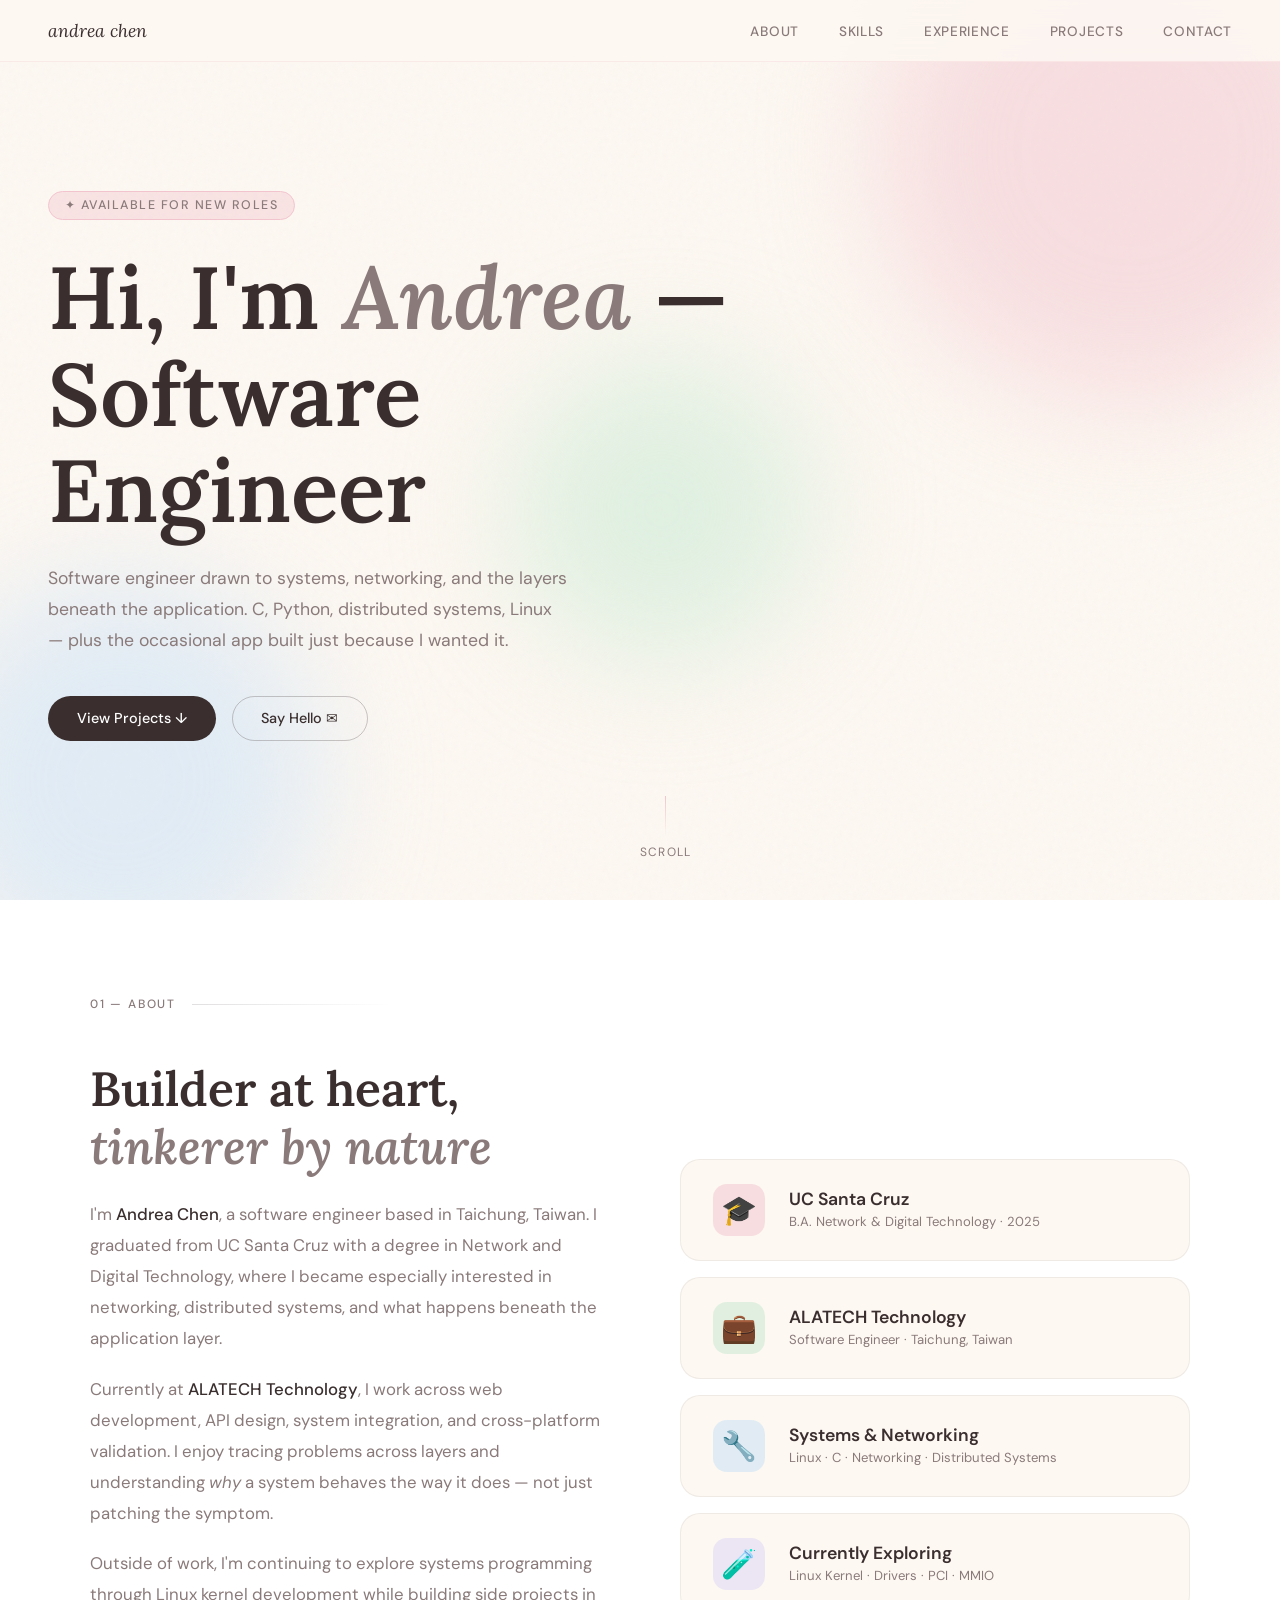
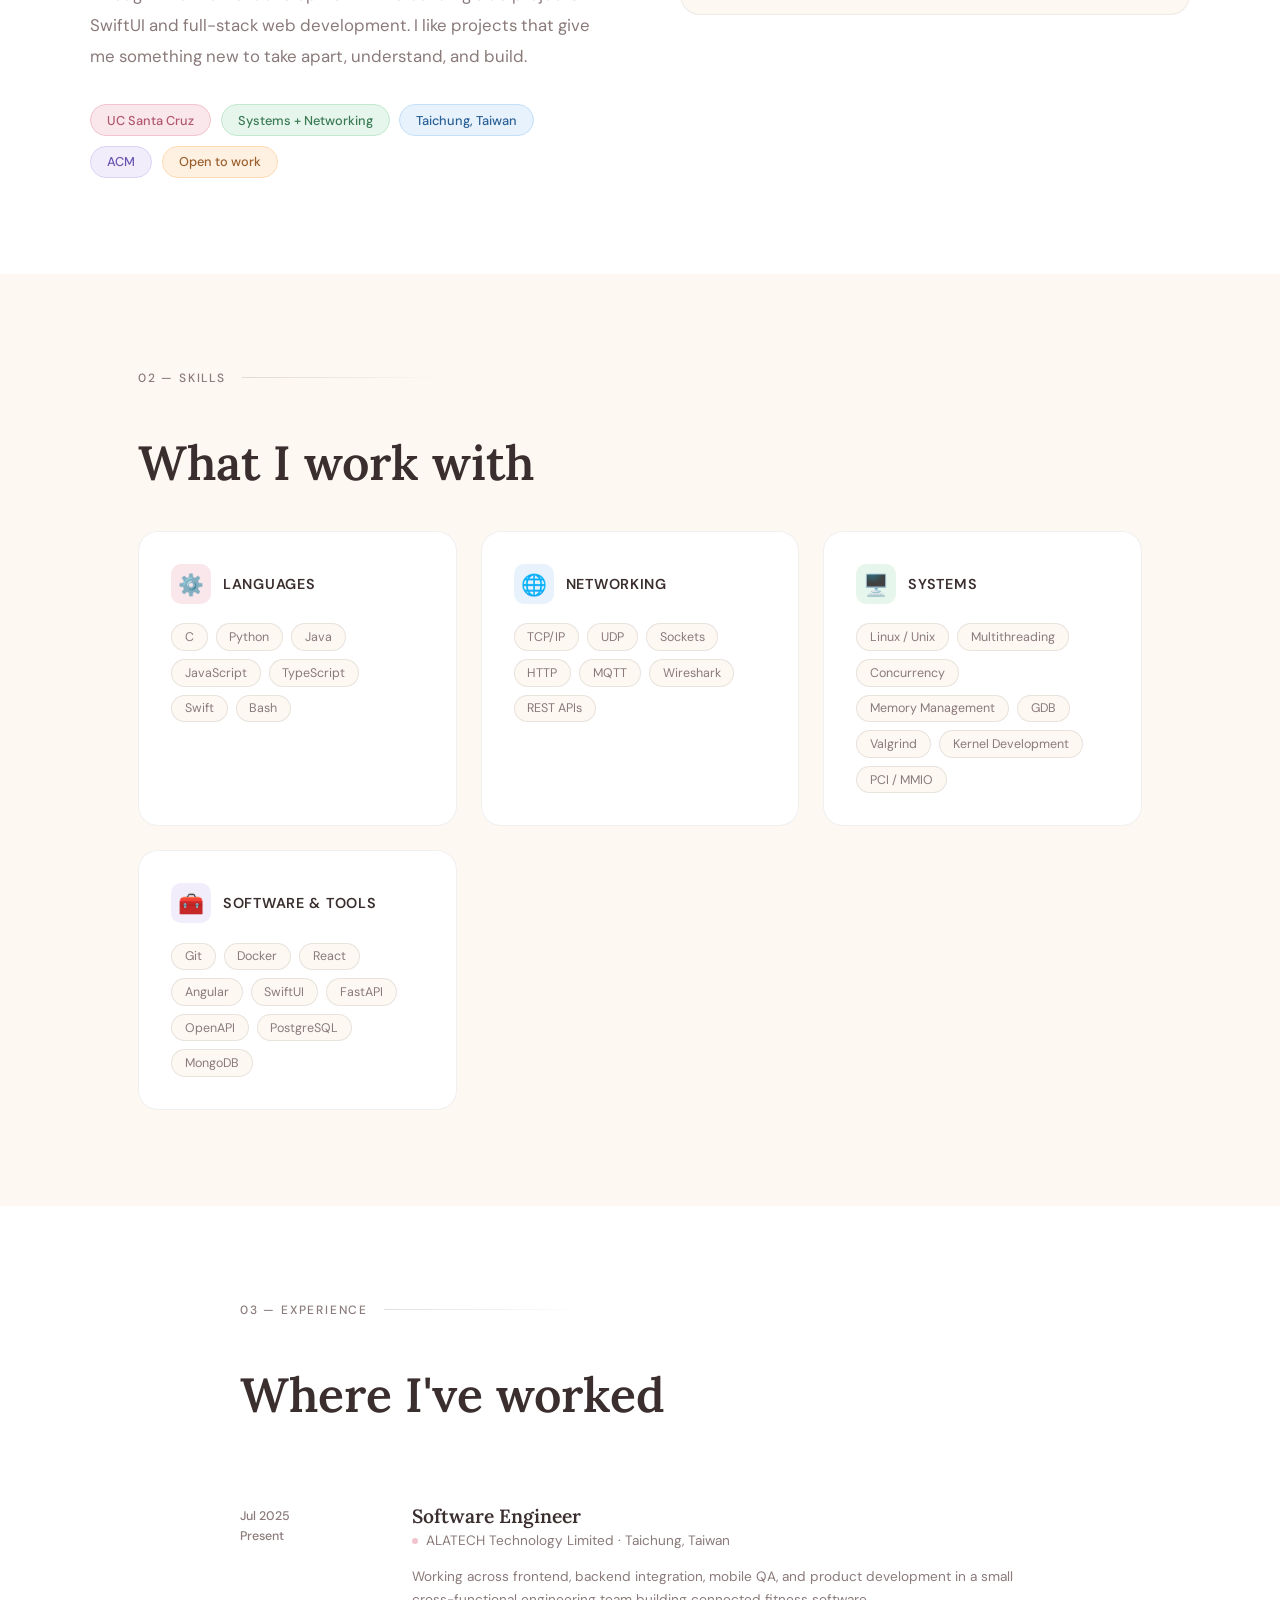
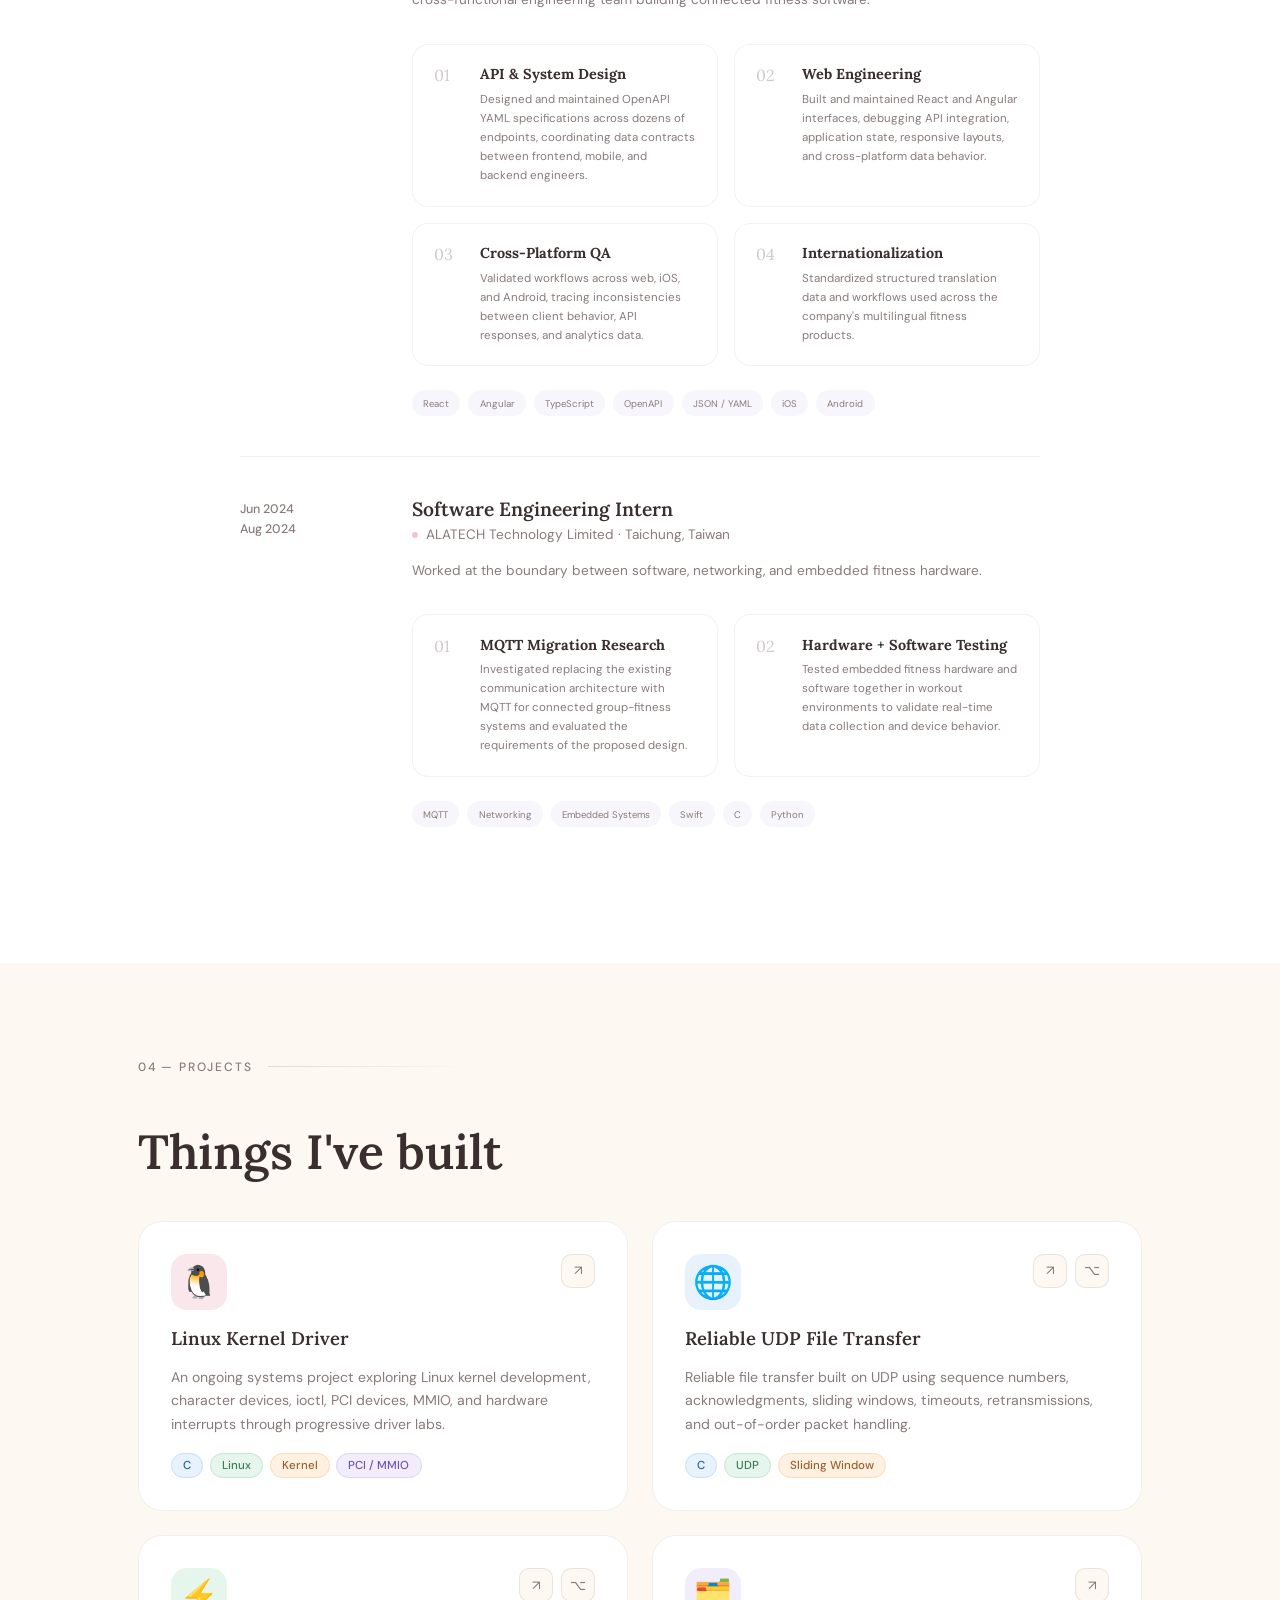
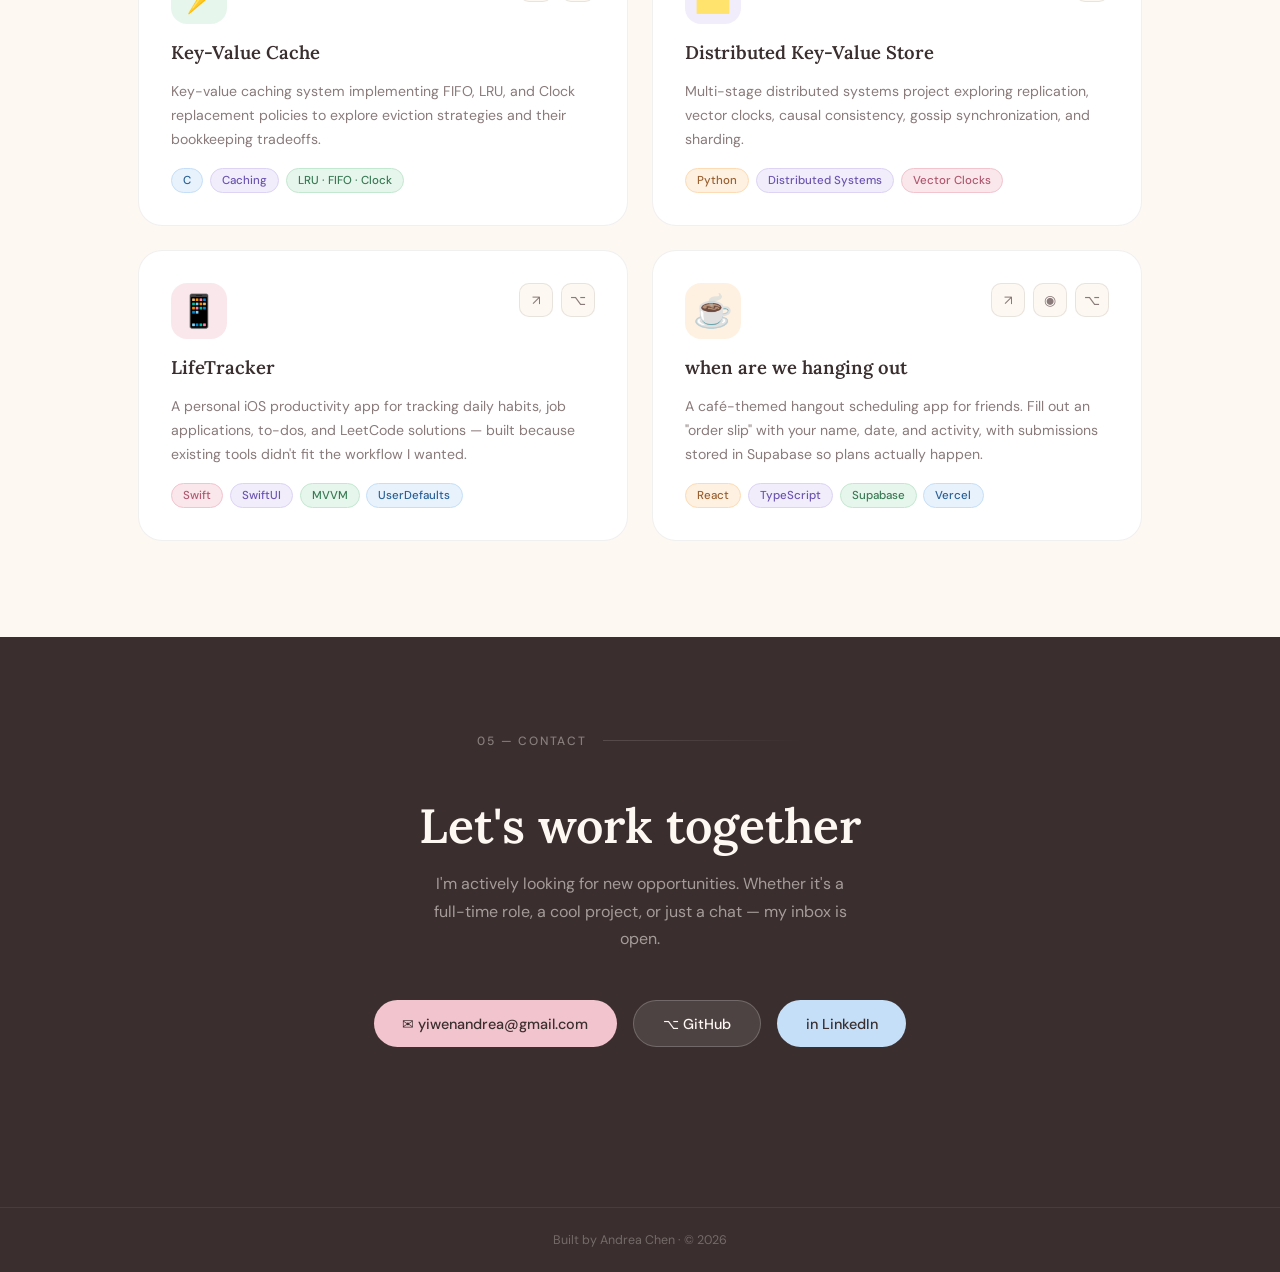
<file: index.html>
<!DOCTYPE html>
<html lang="en">
<head>
  <meta charset="UTF-8" />
  <meta name="viewport" content="width=device-width, initial-scale=1.0"/>
  <title>Andrea Chen — Software Engineer</title>
  <link rel="preconnect" href="https://fonts.googleapis.com">
  <link rel="preconnect" href="https://fonts.gstatic.com" crossorigin>
  <link href="https://fonts.googleapis.com/css2?family=Lora:ital,wght@0,400;0,600;1,400&family=DM+Sans:wght@300;400;500&display=swap" rel="stylesheet">
  <link rel="stylesheet" href="style.css">
</head>
<body>

  <!-- NAV -->
  <nav>
    <a class="nav-logo" href="#hero">andrea chen</a>
    <ul class="nav-links">
      <li><a href="#about">About</a></li>
      <li><a href="#skills">Skills</a></li>
      <li><a href="#experience">Experience</a></li>
      <li><a href="#projects">Projects</a></li>
      <li><a href="#contact">Contact</a></li>
    </ul>
  </nav>

  <!-- HERO -->
  <section id="hero">
    <div class="hero-blobs">
      <div class="blob blob-1"></div>
      <div class="blob blob-2"></div>
      <div class="blob blob-3"></div>
    </div>
    <div class="hero-content">
      <div class="hero-tag">✦ Available for new roles</div>
      <h1>Hi, I'm <em>Andrea</em> —<br>Software Engineer</h1>
      <p class="hero-desc">
        Software engineer drawn to systems, networking, and the layers
        beneath the application. C, Python, distributed systems,
        Linux — plus the occasional app built just because I wanted it.
      </p>
      <div class="hero-actions">
        <a href="#projects" class="btn btn-primary">View Projects ↓</a>
        <a href="mailto:yiwenandrea@gmail.com" class="btn btn-outline">Say Hello ✉︎</a>
      </div>
    </div>
    <div class="hero-scroll">
      <div class="scroll-line"></div>
      scroll
    </div>
  </section>

  <!-- ABOUT -->
  <section id="about">

    <div class="about-grid">

      <div class="about-text reveal">

        <div class="section-label">01 — About</div>

        <h2 class="section-title">
          Builder at heart,<br>
          <em style="
            font-family:Lora,serif;
            font-style:italic;
            color:var(--muted)
          ">
            tinkerer by nature
          </em>
        </h2>

        <p style="margin-top:1.5rem">
          I'm <strong>Andrea Chen</strong>, a software engineer
          based in Taichung, Taiwan. I graduated from UC Santa Cruz with
          a degree in Network and Digital Technology, where I became
          especially interested in networking, distributed systems,
          and what happens beneath the application layer.
        </p>

        <p>
          Currently at <strong>ALATECH Technology</strong>, I work across
          web development, API design, system integration, and
          cross-platform validation. I enjoy tracing problems across
          layers and understanding <em>why</em> a system behaves the
          way it does — not just patching the symptom.
        </p>

        <p>
          Outside of work, I'm continuing to explore systems programming
          through Linux kernel development while building side projects
          in SwiftUI and full-stack web development. I like projects
          that give me something new to take apart, understand, and build.
        </p>


        <div class="about-pills">

          <span class="pill pill-rose">
            UC Santa Cruz
          </span>

          <span class="pill pill-mint">
            Systems + Networking
          </span>

          <span class="pill pill-sky">
            Taichung, Taiwan
          </span>

          <span class="pill pill-lavender">
            ACM
          </span>

          <span class="pill pill-peach">
            Open to work
          </span>

        </div>

      </div>


      <!-- ABOUT CARDS -->
      <div class="about-visual reveal">

        <div class="stat-card">

          <div class="stat-icon rose">
            🎓
          </div>

          <div class="stat-info">
            <strong>UC Santa Cruz</strong>
            <span>B.A. Network &amp; Digital Technology · 2025</span>
          </div>

        </div>


        <div class="stat-card">

          <div class="stat-icon mint">
            💼
          </div>

          <div class="stat-info">
            <strong>ALATECH Technology</strong>
            <span>Software Engineer · Taichung, Taiwan</span>
          </div>

        </div>


        <div class="stat-card">

          <div class="stat-icon sky">
            🔧
          </div>

          <div class="stat-info">
            <strong>Systems &amp; Networking</strong>
            <span>Linux · C · Networking · Distributed Systems</span>
          </div>

        </div>


        <div class="stat-card">

          <div class="stat-icon lavender">
            🧪
          </div>

          <div class="stat-info">
            <strong>Currently Exploring</strong>
            <span>Linux Kernel · Drivers · PCI · MMIO</span>
          </div>

        </div>

      </div>

    </div>

  </section>



  <!-- SKILLS -->
  <section id="skills">

    <div class="section-label reveal">
      02 — Skills
    </div>

    <h2 class="section-title reveal">
      What I work with
    </h2>


    <div class="skills-grid" style="margin-top:2.5rem">


      <!-- LANGUAGES -->
      <div class="skill-group reveal">

        <div class="skill-group-header">

          <div
            class="skill-group-icon rose"
            style="background:rgba(242,196,206,0.4)">
            ⚙️
          </div>

          <h3>Languages</h3>

        </div>

        <div class="skill-tags">

          <span class="skill-tag">C</span>
          <span class="skill-tag">Python</span>
          <span class="skill-tag">Java</span>
          <span class="skill-tag">JavaScript</span>
          <span class="skill-tag">TypeScript</span>
          <span class="skill-tag">Swift</span>
          <span class="skill-tag">Bash</span>

        </div>

      </div>


      <!-- NETWORKING -->
      <div class="skill-group reveal">

        <div class="skill-group-header">

          <div
            class="skill-group-icon"
            style="background:rgba(197,223,248,0.4)">
            🌐
          </div>

          <h3>Networking</h3>

        </div>

        <div class="skill-tags">

          <span class="skill-tag">TCP/IP</span>
          <span class="skill-tag">UDP</span>
          <span class="skill-tag">Sockets</span>
          <span class="skill-tag">HTTP</span>
          <span class="skill-tag">MQTT</span>
          <span class="skill-tag">Wireshark</span>
          <span class="skill-tag">REST APIs</span>

        </div>

      </div>


      <!-- SYSTEMS -->
      <div class="skill-group reveal">

        <div class="skill-group-header">

          <div
            class="skill-group-icon"
            style="background:rgba(195,232,208,0.4)">
            🖥️
          </div>

          <h3>Systems</h3>

        </div>

        <div class="skill-tags">

          <span class="skill-tag">Linux / Unix</span>
          <span class="skill-tag">Multithreading</span>
          <span class="skill-tag">Concurrency</span>
          <span class="skill-tag">Memory Management</span>
          <span class="skill-tag">GDB</span>
          <span class="skill-tag">Valgrind</span>
          <span class="skill-tag">Kernel Development</span>
          <span class="skill-tag">PCI / MMIO</span>

        </div>

      </div>


      <!-- SOFTWARE & TOOLS -->
      <div class="skill-group reveal">

        <div class="skill-group-header">

          <div
            class="skill-group-icon"
            style="background:rgba(220,211,245,0.4)">
            🧰
          </div>

          <h3>Software &amp; Tools</h3>

        </div>

        <div class="skill-tags">

          <span class="skill-tag">Git</span>
          <span class="skill-tag">Docker</span>
          <span class="skill-tag">React</span>
          <span class="skill-tag">Angular</span>
          <span class="skill-tag">SwiftUI</span>
          <span class="skill-tag">FastAPI</span>
          <span class="skill-tag">OpenAPI</span>
          <span class="skill-tag">PostgreSQL</span>
          <span class="skill-tag">MongoDB</span>

        </div>

      </div>

    </div>

  </section>

  <!-- EXPERIENCE -->
  <section id="experience">

    <div class="experience-inner">

      <div class="section-label reveal">03 — Experience</div>

      <h2 class="section-title reveal">
        Where I've worked
      </h2>


      <!-- SOFTWARE ENGINEER -->
      <div class="exp-item reveal" style="margin-top:2.5rem">

        <div class="exp-date">
          Jul 2025<br>
          Present
        </div>

        <div>

          <div class="exp-role">
            Software Engineer
          </div>

          <div class="exp-company">
            <span class="exp-dot"></span>
            ALATECH Technology Limited · Taichung, Taiwan
          </div>

          <p class="exp-summary">
            Working across frontend, backend integration, mobile QA,
            and product development in a small cross-functional
            engineering team building connected fitness software.
          </p>


          <div class="exp-highlights">

            <div class="exp-highlight">
              <span>01</span>

              <div>
                <h3>API & System Design</h3>

                <p>
                  Designed and maintained OpenAPI YAML specifications
                  across dozens of endpoints, coordinating data contracts
                  between frontend, mobile, and backend engineers.
                </p>
              </div>
            </div>


            <div class="exp-highlight">
              <span>02</span>

              <div>
                <h3>Web Engineering</h3>

                <p>
                  Built and maintained React and Angular interfaces,
                  debugging API integration, application state, responsive
                  layouts, and cross-platform data behavior.
                </p>
              </div>
            </div>


            <div class="exp-highlight">
              <span>03</span>

              <div>
                <h3>Cross-Platform QA</h3>

                <p>
                  Validated workflows across web, iOS, and Android,
                  tracing inconsistencies between client behavior,
                  API responses, and analytics data.
                </p>
              </div>
            </div>


            <div class="exp-highlight">
              <span>04</span>

              <div>
                <h3>Internationalization</h3>

                <p>
                  Standardized structured translation data and workflows
                  used across the company's multilingual fitness products.
                </p>
              </div>
            </div>

          </div>


          <div class="exp-tech">
            <span>React</span>
            <span>Angular</span>
            <span>TypeScript</span>
            <span>OpenAPI</span>
            <span>JSON / YAML</span>
            <span>iOS</span>
            <span>Android</span>
          </div>

        </div>

      </div>


      <!-- INTERNSHIP -->
      <div class="exp-item reveal">

        <div class="exp-date">
          Jun 2024<br>
          Aug 2024
        </div>

        <div>

          <div class="exp-role">
            Software Engineering Intern
          </div>

          <div class="exp-company">
            <span class="exp-dot"></span>
            ALATECH Technology Limited · Taichung, Taiwan
          </div>

          <p class="exp-summary">
            Worked at the boundary between software, networking,
            and embedded fitness hardware.
          </p>


          <div class="exp-highlights">

            <div class="exp-highlight">
              <span>01</span>

              <div>
                <h3>MQTT Migration Research</h3>

                <p>
                  Investigated replacing the existing communication
                  architecture with MQTT for connected group-fitness
                  systems and evaluated the requirements of the
                  proposed design.
                </p>
              </div>
            </div>


            <div class="exp-highlight">
              <span>02</span>

              <div>
                <h3>Hardware + Software Testing</h3>

                <p>
                  Tested embedded fitness hardware and software together
                  in workout environments to validate real-time data
                  collection and device behavior.
                </p>
              </div>
            </div>

          </div>


          <div class="exp-tech">
            <span>MQTT</span>
            <span>Networking</span>
            <span>Embedded Systems</span>
            <span>Swift</span>
            <span>C</span>
            <span>Python</span>
          </div>

        </div>

      </div>

    </div>

  </section>

  <!-- PROJECTS -->
  <section id="projects">

    <div class="section-label reveal">04 — Projects</div>
    <h2 class="section-title reveal">Things I've built</h2>

    <div class="projects-grid" style="margin-top:2.5rem">


      <!-- LINUX KERNEL DRIVER -->
      <div class="project-card reveal">

        <div class="project-card-top">
          <div class="project-emoji"
               style="background:rgba(242,196,206,0.4)">🐧</div>

          <div class="project-links">
            <a href="projects/linux-kernel-driver/index.html"
               class="project-link"
               title="Project">
              ↗
            </a>
          </div>
        </div>

        <a href="projects/linux-kernel-driver/index.html"
           class="project-title project-title-link">
          Linux Kernel Driver
        </a>

        <p class="project-desc">
          An ongoing systems project exploring Linux kernel development,
          character devices, ioctl, PCI devices, MMIO, and hardware
          interrupts through progressive driver labs.
        </p>

        <div class="project-tech">
          <span class="tech-tag pill-sky">C</span>
          <span class="tech-tag pill-mint">Linux</span>
          <span class="tech-tag pill-peach">Kernel</span>
          <span class="tech-tag pill-lavender">PCI / MMIO</span>
        </div>

      </div>


      <!-- RELIABLE UDP -->
      <div class="project-card reveal">

        <div class="project-card-top">
          <div class="project-emoji"
               style="background:rgba(197,223,248,0.4)">🌐</div>

          <div class="project-links">

            <a href="projects/reliable-udp/index.html"
               class="project-link"
               title="Project">
              ↗
            </a>

            <a href="https://github.com/bruhitsyandrea/network-programming-class/tree/main/lab3"
               target="_blank"
               rel="noopener noreferrer"
               class="project-link"
               title="GitHub">
              ⌥
            </a>

          </div>
        </div>

        <a href="projects/reliable-udp/index.html"
           class="project-title project-title-link">
          Reliable UDP File Transfer
        </a>

        <p class="project-desc">
          Reliable file transfer built on UDP using sequence numbers,
          acknowledgments, sliding windows, timeouts, retransmissions,
          and out-of-order packet handling.
        </p>

        <div class="project-tech">
          <span class="tech-tag pill-sky">C</span>
          <span class="tech-tag pill-mint">UDP</span>
          <span class="tech-tag pill-peach">Sliding Window</span>
        </div>

      </div>


      <!-- KEY-VALUE CACHE -->
      <div class="project-card reveal">

        <div class="project-card-top">
          <div class="project-emoji"
               style="background:rgba(195,232,208,0.4)">⚡</div>

          <div class="project-links">

            <a href="projects/cache-system/index.html"
               class="project-link"
               title="Project">
              ↗
            </a>

            <a href="https://github.com/bruhitsyandrea/KVS-Cache"
               target="_blank"
               rel="noopener noreferrer"
               class="project-link"
               title="GitHub">
              ⌥
            </a>

          </div>
        </div>

        <a href="projects/cache-system/index.html"
           class="project-title project-title-link">
          Key-Value Cache
        </a>

        <p class="project-desc">
          Key-value caching system implementing FIFO, LRU, and Clock
          replacement policies to explore eviction strategies and
          their bookkeeping tradeoffs.
        </p>

        <div class="project-tech">
          <span class="tech-tag pill-sky">C</span>
          <span class="tech-tag pill-lavender">Caching</span>
          <span class="tech-tag pill-mint">LRU · FIFO · Clock</span>
        </div>

      </div>


      <!-- DISTRIBUTED KEY-VALUE STORE -->
      <div class="project-card reveal">

        <div class="project-card-top">
          <div class="project-emoji"
               style="background:rgba(220,211,245,0.4)">🗂️</div>

          <div class="project-links">

            <a href="projects/distributed-kv/index.html"
               class="project-link"
               title="Project">
              ↗
            </a>

          </div>
        </div>

        <a href="projects/distributed-kv/index.html"
           class="project-title project-title-link">
          Distributed Key-Value Store
        </a>

        <p class="project-desc">
          Multi-stage distributed systems project exploring replication,
          vector clocks, causal consistency, gossip synchronization,
          and sharding.
        </p>

        <div class="project-tech">
          <span class="tech-tag pill-peach">Python</span>
          <span class="tech-tag pill-lavender">Distributed Systems</span>
          <span class="tech-tag pill-rose">Vector Clocks</span>
        </div>

      </div>


      <!-- LIFETRACKER -->
      <div class="project-card reveal">

        <div class="project-card-top">
          <div class="project-emoji"
               style="background:rgba(242,196,206,0.4)">📱</div>

          <div class="project-links">

            <!-- Project Page -->
            <a href="projects/lifetracker/index.html"
               class="project-link"
               title="Project">
              ↗
            </a>

            <!-- GitHub -->
            <a href="https://github.com/bruhitsyandrea/LifeTracker"
               target="_blank"
               rel="noopener noreferrer"
               class="project-link"
               title="GitHub">
              ⌥
            </a>

          </div>
        </div>

        <a href="projects/lifetracker/index.html"
           class="project-title project-title-link">
          LifeTracker
        </a>

        <p class="project-desc">
          A personal iOS productivity app for tracking daily habits,
          job applications, to-dos, and LeetCode solutions — built
          because existing tools didn't fit the workflow I wanted.
        </p>

        <div class="project-tech">
          <span class="tech-tag pill-rose">Swift</span>
          <span class="tech-tag pill-lavender">SwiftUI</span>
          <span class="tech-tag pill-mint">MVVM</span>
          <span class="tech-tag pill-sky">UserDefaults</span>
        </div>

      </div>


      <!-- WHEN ARE WE HANGING OUT -->
      <div class="project-card reveal">

        <div class="project-card-top">
          <div class="project-emoji"
               style="background:rgba(253,219,180,0.4)">☕</div>

          <div class="project-links">

            <!-- Project Page -->
            <a href="projects/hangout/index.html"
               class="project-link"
               title="Project">
              ↗
            </a>

            <!-- Live Site -->
            <a href="https://when-are-we-hanging-out.vercel.app"
               target="_blank"
               rel="noopener noreferrer"
               class="project-link"
               title="Live Site">
              ◉
            </a>

            <!-- GitHub -->
            <a href="https://github.com/bruhitsyandrea/when-are-we-hanging-out"
               target="_blank"
               rel="noopener noreferrer"
               class="project-link"
               title="GitHub">
              ⌥
            </a>

          </div>
        </div>

        <a href="projects/hangout/index.html"
           class="project-title project-title-link">
          when are we hanging out
        </a>

        <p class="project-desc">
          A café-themed hangout scheduling app for friends. Fill out
          an "order slip" with your name, date, and activity, with
          submissions stored in Supabase so plans actually happen.
        </p>

        <div class="project-tech">
          <span class="tech-tag pill-peach">React</span>
          <span class="tech-tag pill-lavender">TypeScript</span>
          <span class="tech-tag pill-mint">Supabase</span>
          <span class="tech-tag pill-sky">Vercel</span>
        </div>

      </div>


    </div>

  </section>

  <!-- CONTACT -->
  <section id="contact">
    <div class="section-label" style="justify-content:center">05 — Contact</div>
    <h2 class="section-title reveal">Let's work together</h2>
    <p class="contact-sub reveal">I'm actively looking for new opportunities. Whether it's a full-time role, a cool project, or just a chat — my inbox is open.</p>
    <div class="contact-links reveal">
      <a href="mailto:yiwenandrea@gmail.com" class="contact-link email">✉︎ yiwenandrea@gmail.com</a>
      <a href="https://github.com/bruhitsyandrea" target="_blank" class="contact-link github">⌥ GitHub</a>
      <a href="https://linkedin.com/in/yi-wen-chen-85694728b" target="_blank" class="contact-link linkedin">in LinkedIn</a>
    </div>
  </section>

  <footer>
    <p>Built by Andrea Chen · © 2026</p>
  </footer>

  <script>
    // Scroll reveal
    const reveals = document.querySelectorAll('.reveal');
    const observer = new IntersectionObserver((entries) => {
      entries.forEach((entry, i) => {
        if (entry.isIntersecting) {
          setTimeout(() => entry.target.classList.add('visible'), i * 80);
          observer.unobserve(entry.target);
        }
      });
    }, { threshold: 0.1 });
    reveals.forEach(el => observer.observe(el));
  </script>

</body>
</html>
</file>
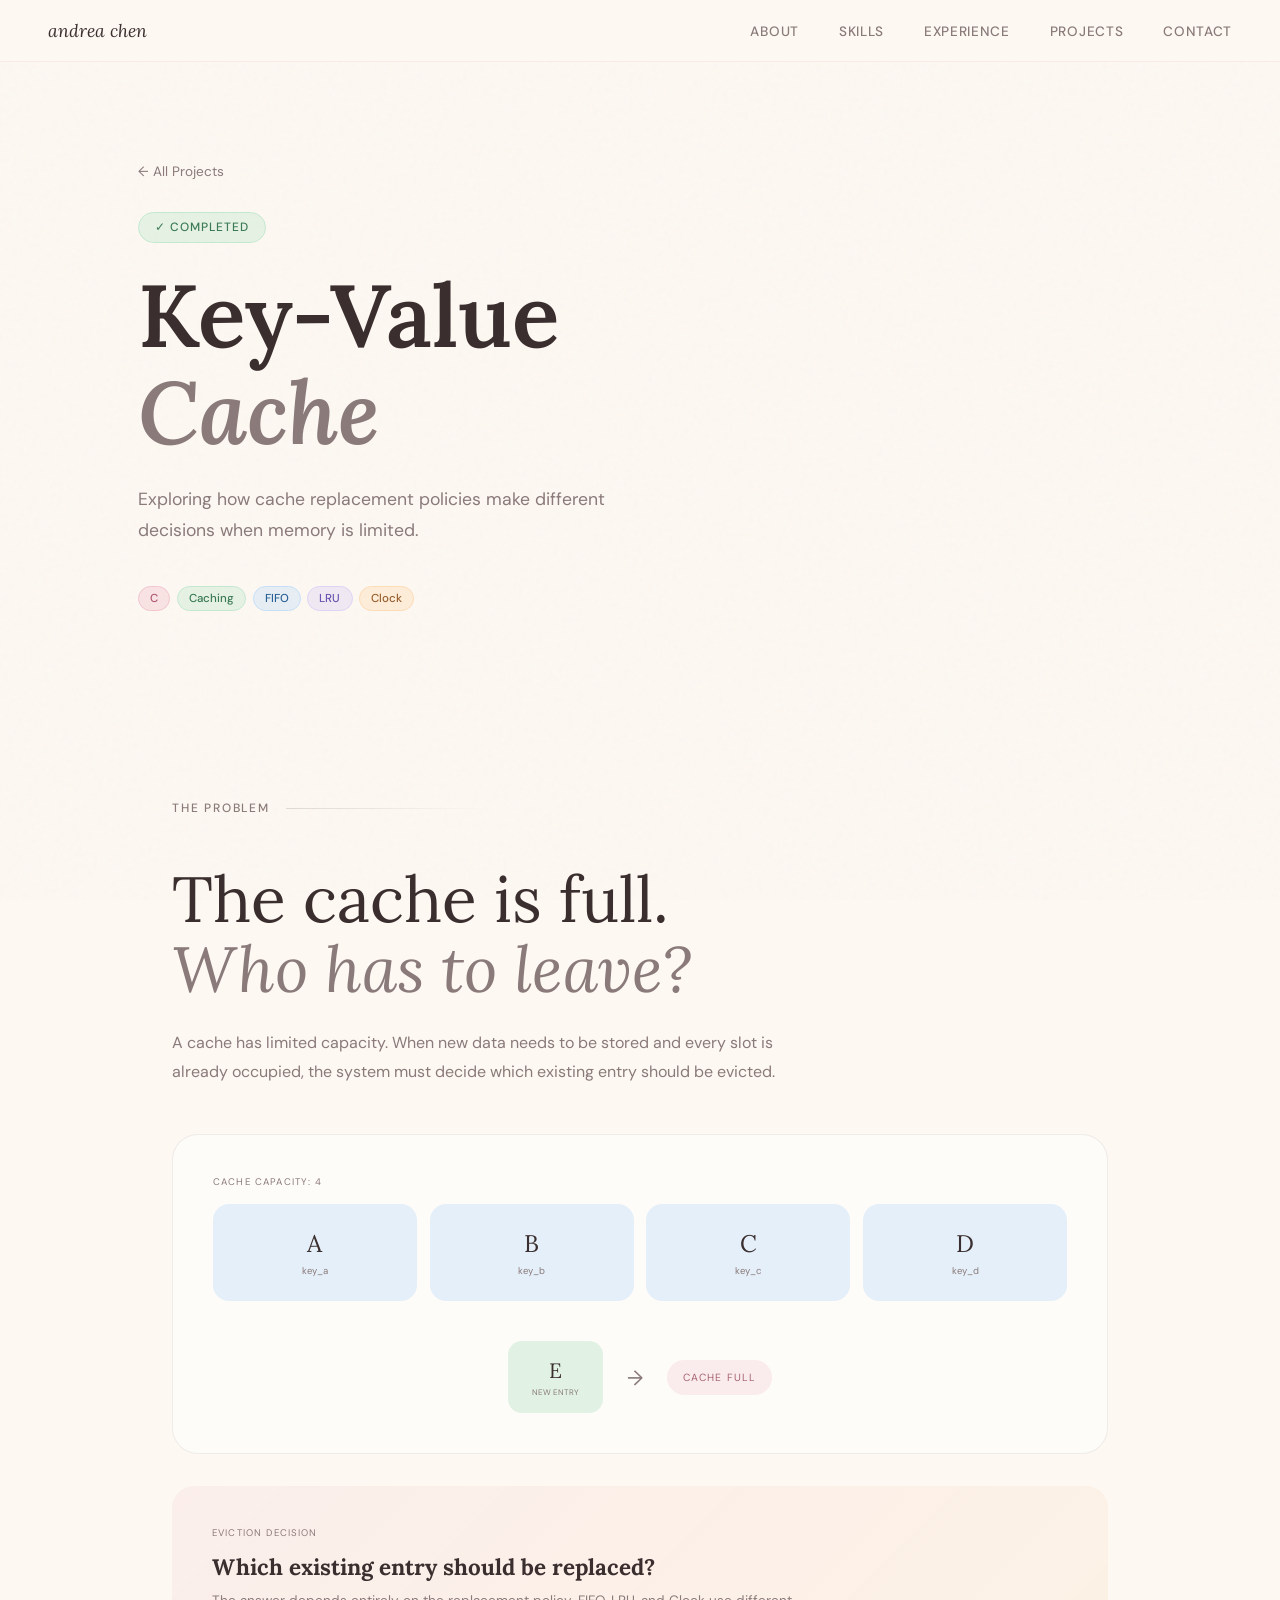
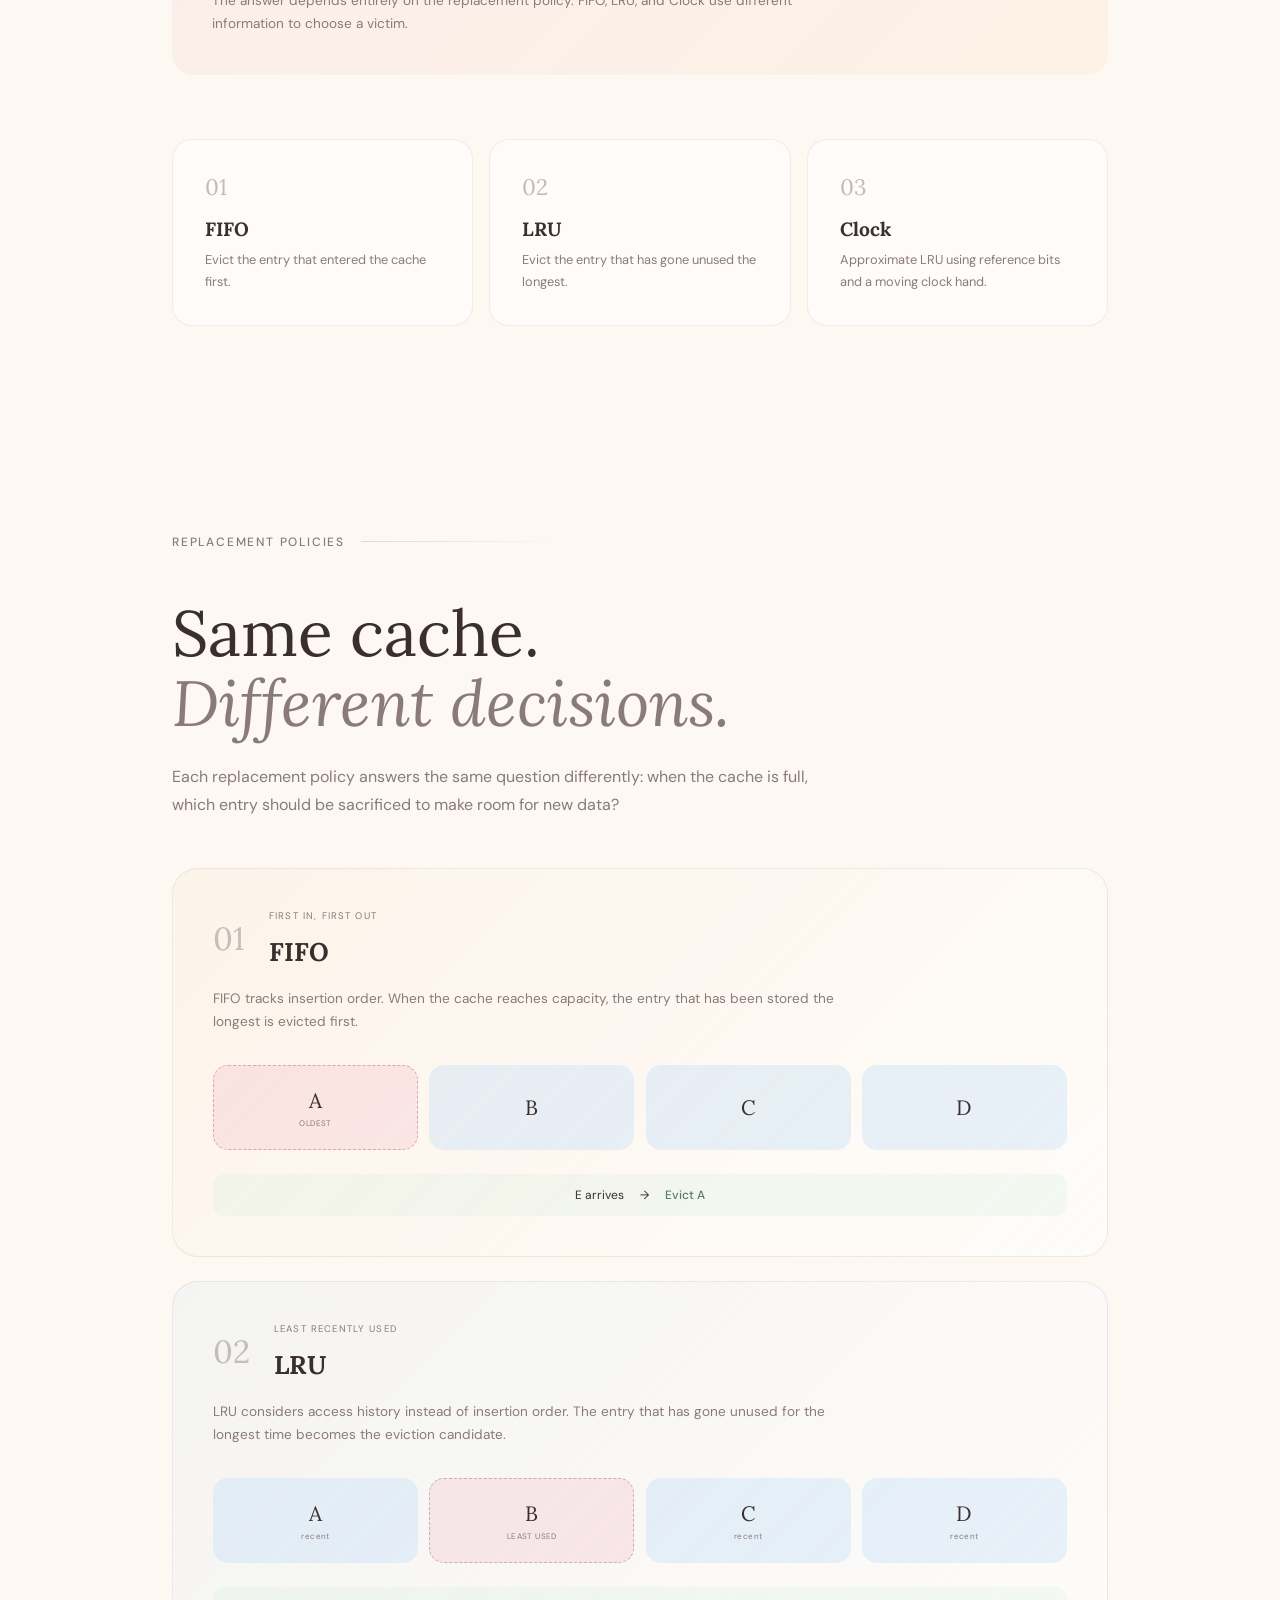
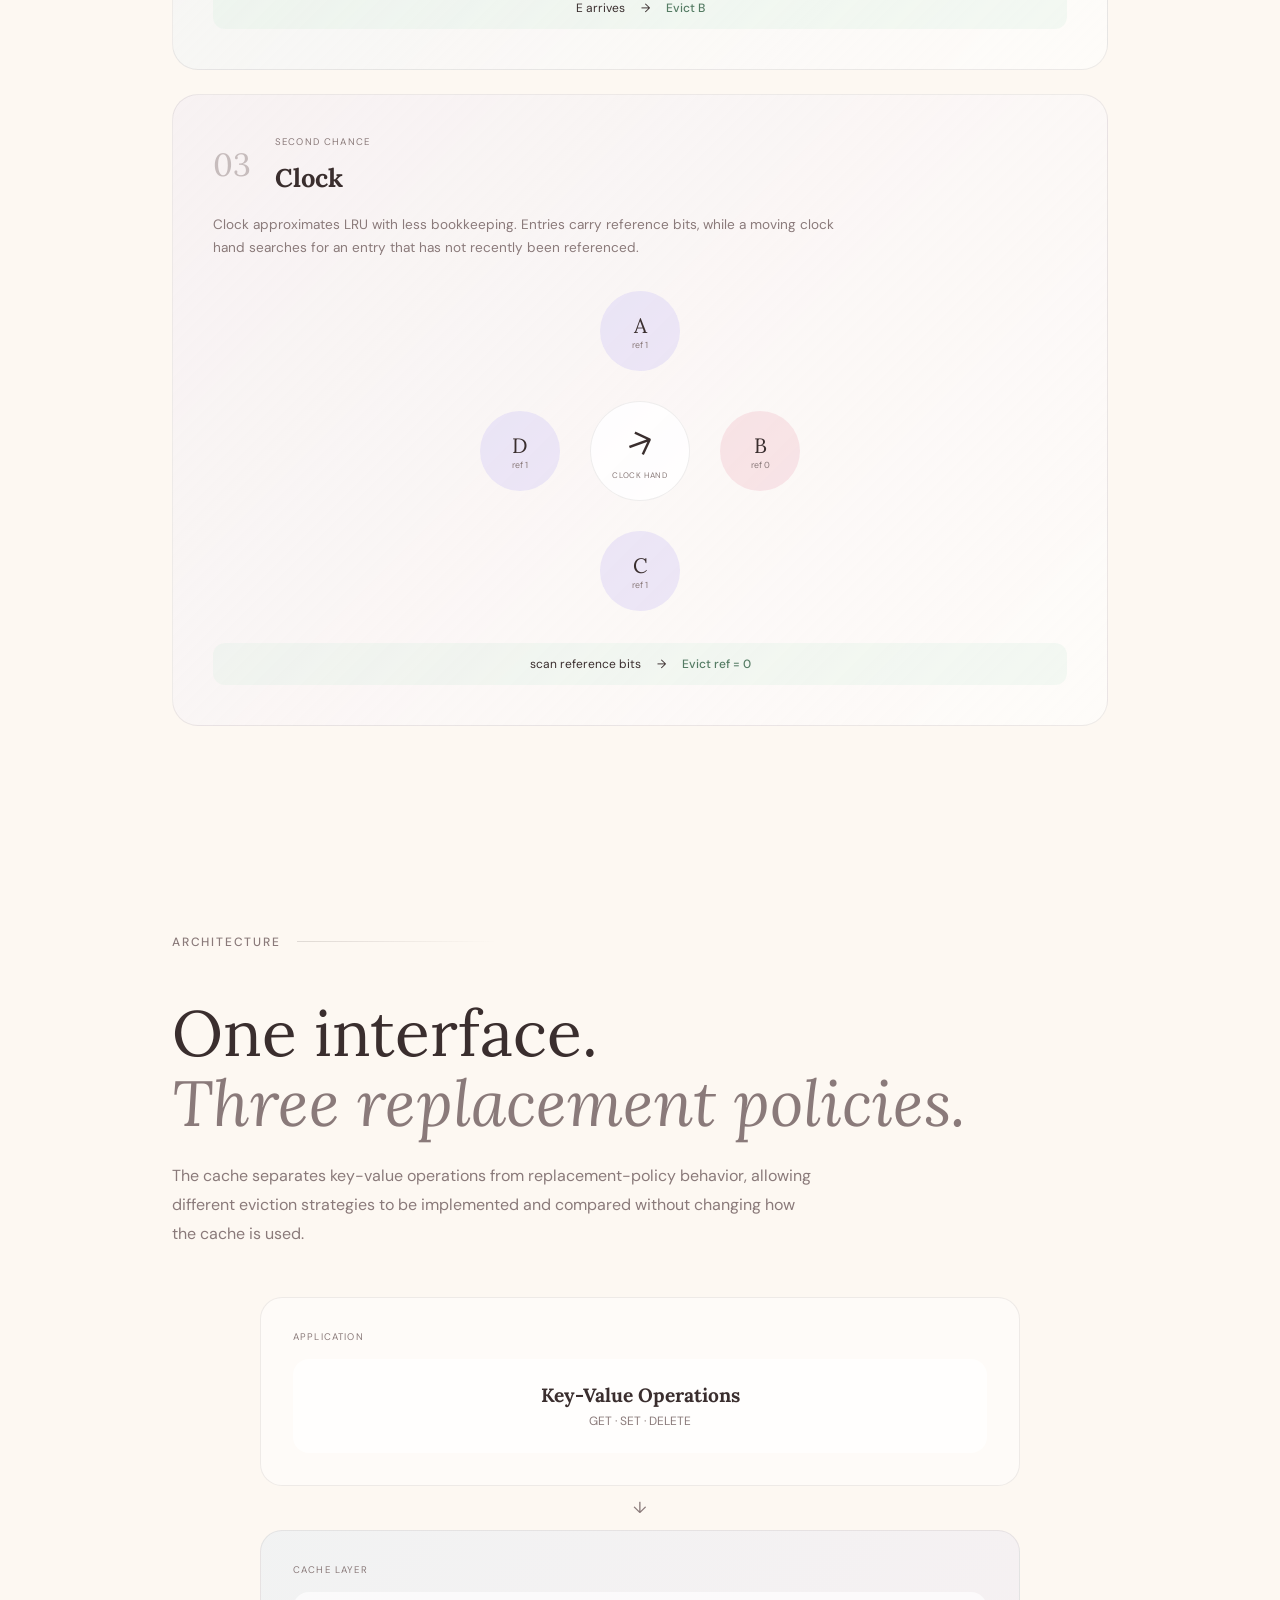
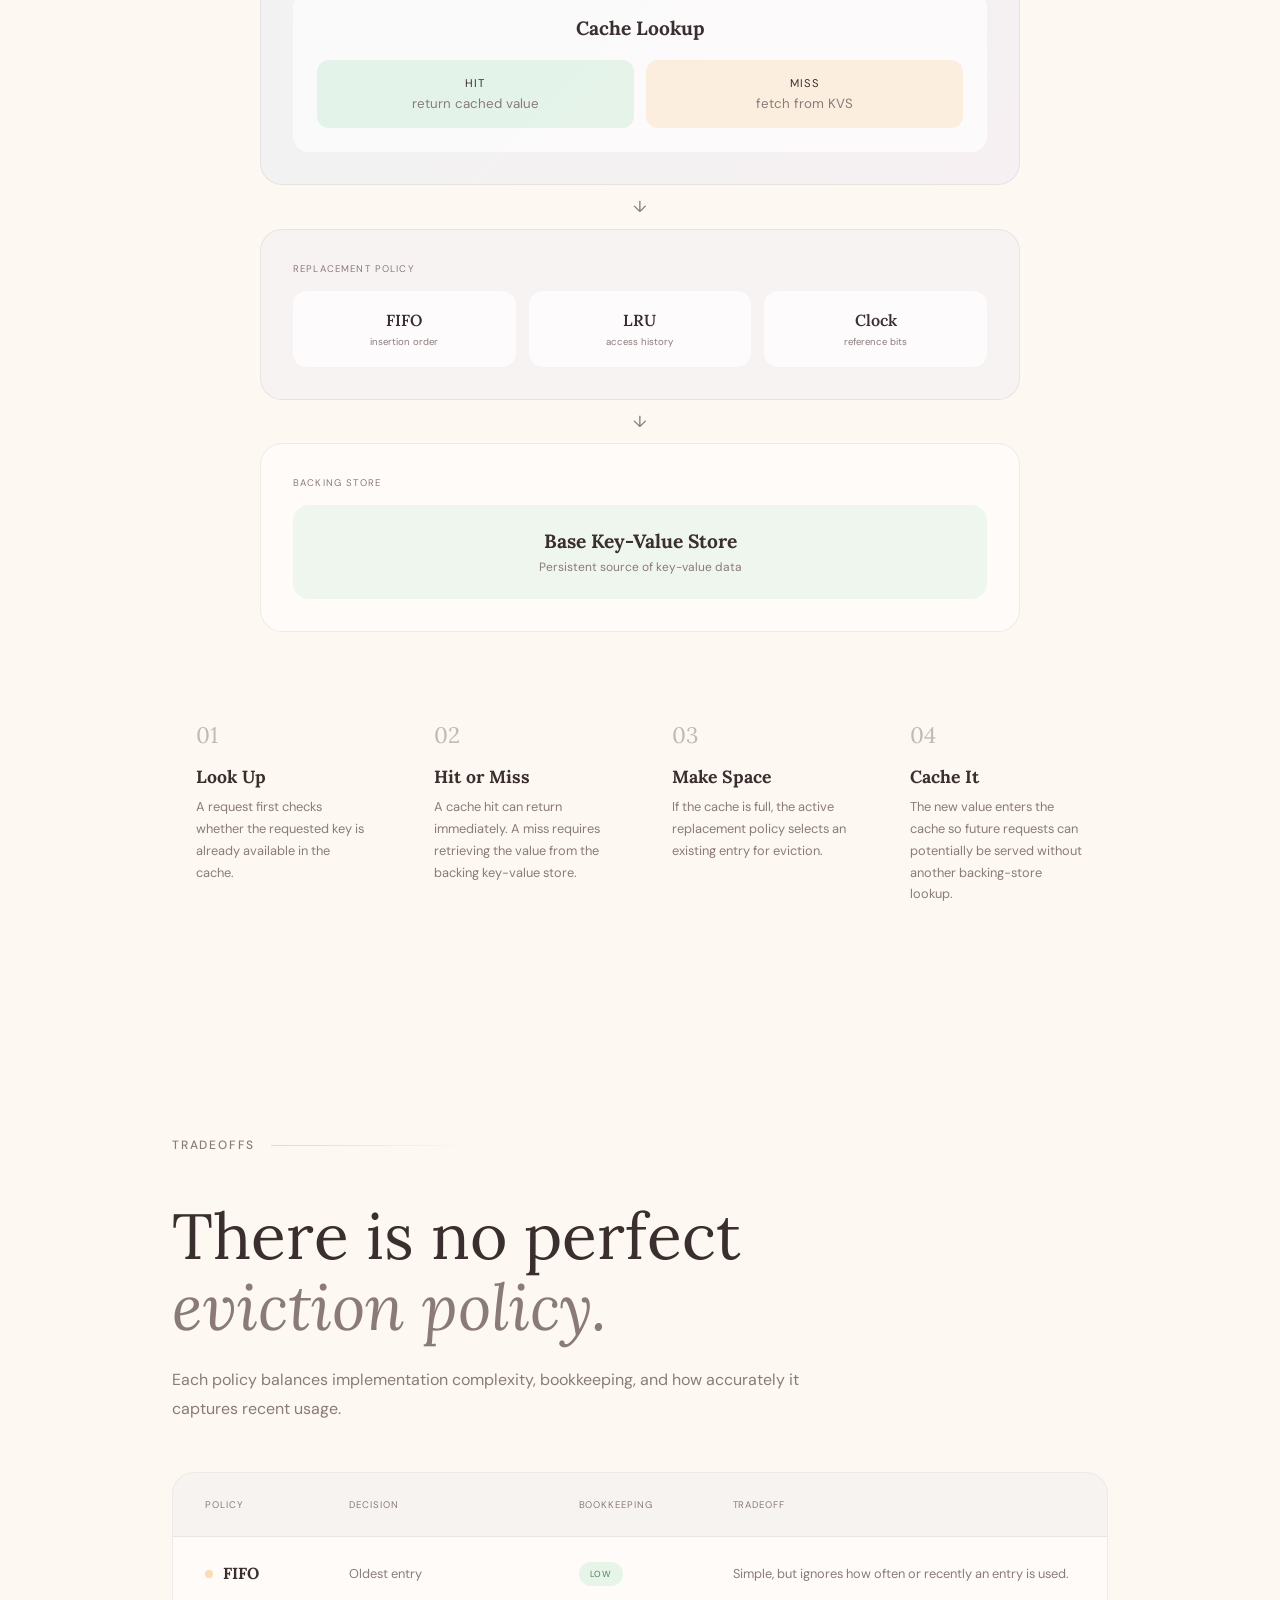
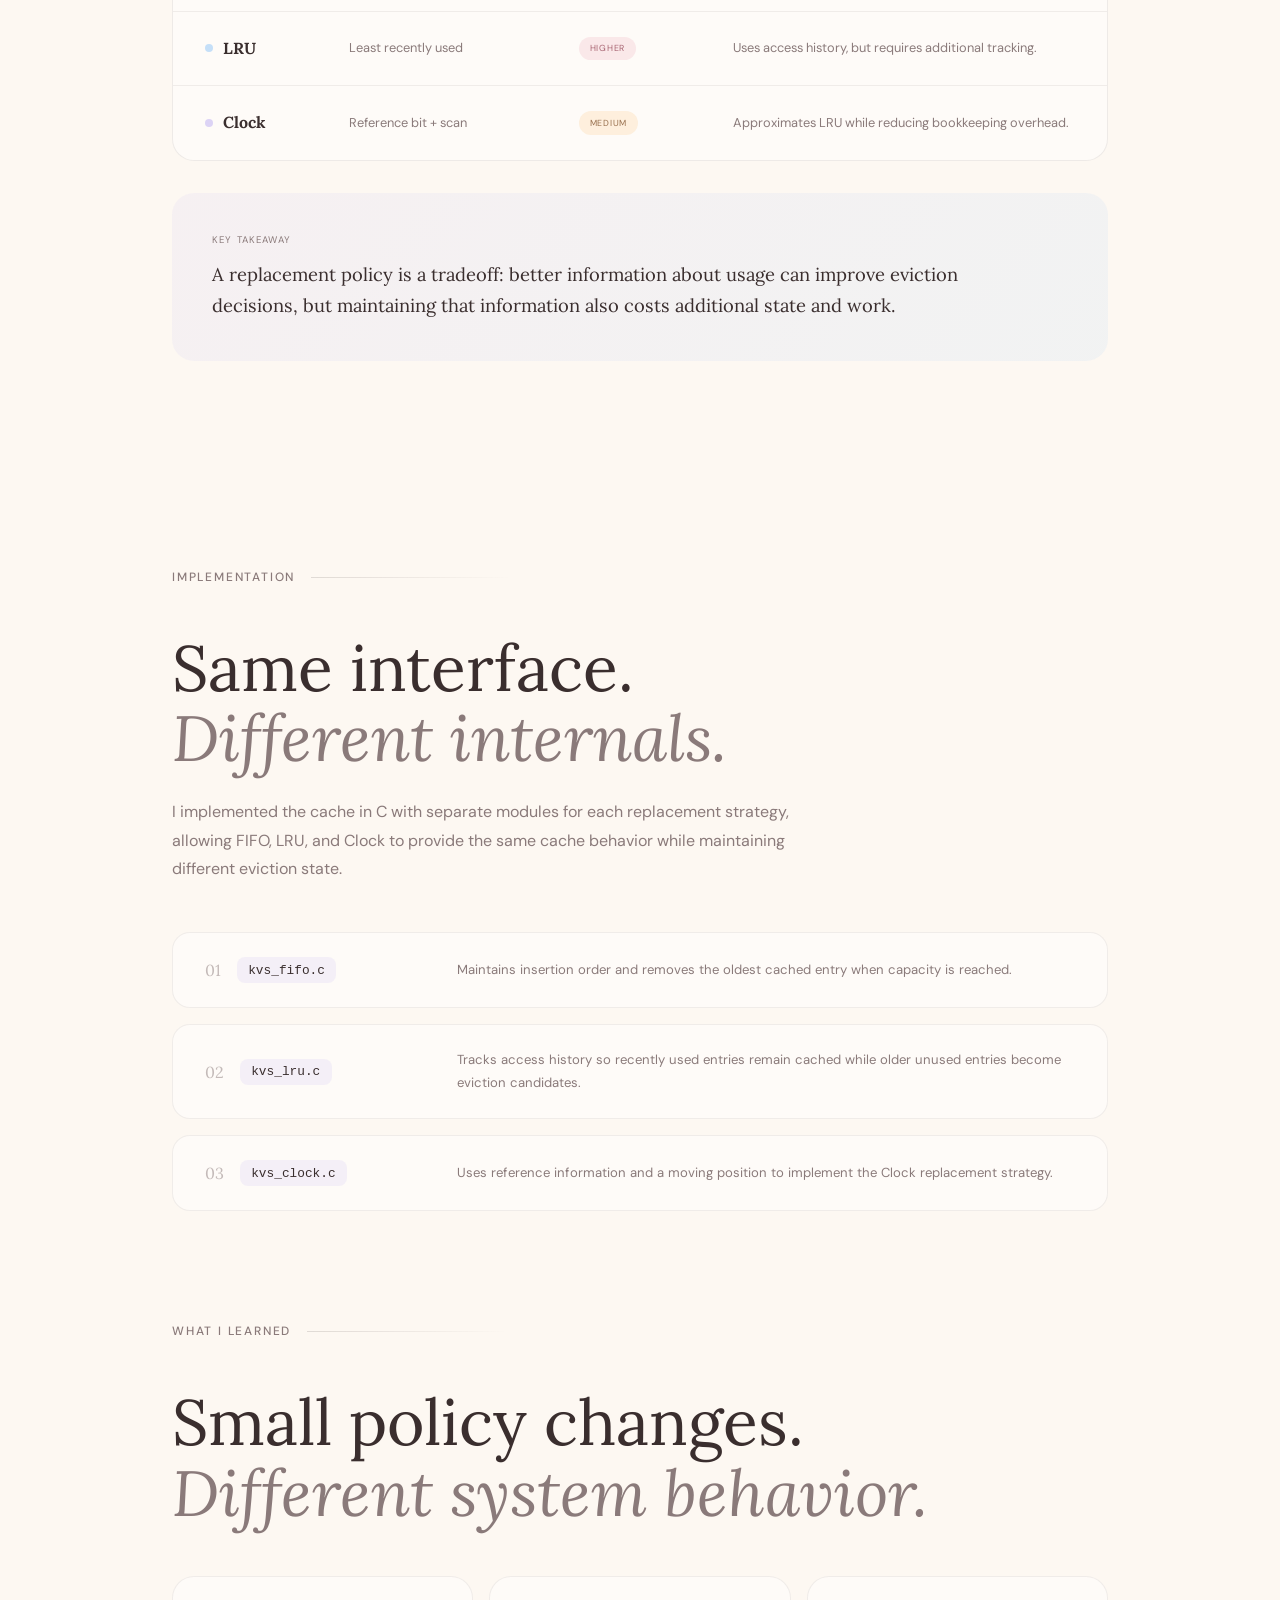
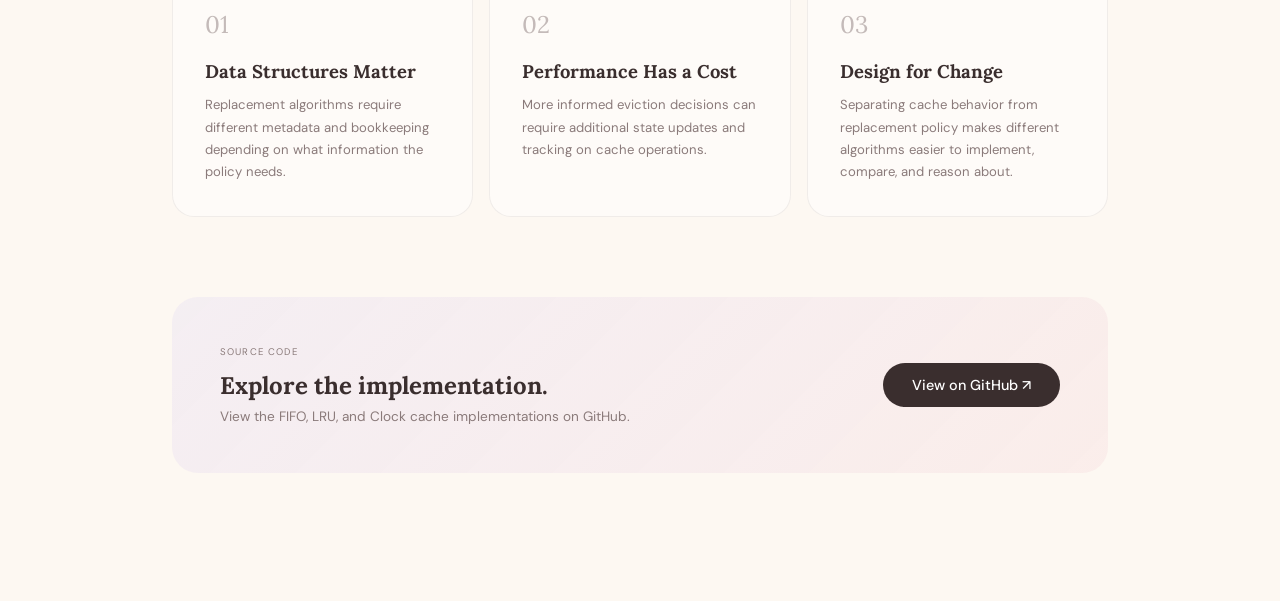
<file: projects/cache-system/index.html>
<!DOCTYPE html>
<html lang="en">

<head>
  <meta charset="UTF-8">
  <meta name="viewport" content="width=device-width, initial-scale=1.0">

  <title>KVS Cache — Andrea Chen</title>

  <link rel="preconnect" href="https://fonts.googleapis.com">
  <link rel="preconnect" href="https://fonts.gstatic.com" crossorigin>

  <link
    href="https://fonts.googleapis.com/css2?family=Lora:ital,wght@0,400;0,600;1,400&family=DM+Sans:wght@300;400;500&display=swap"
    rel="stylesheet"
  >

  <link rel="stylesheet" href="../../style.css">
</head>

<body>

  <nav>
    <a class="nav-logo" href="../../index.html">andrea chen</a>

    <ul class="nav-links">
      <li><a href="../../index.html#about">About</a></li>
      <li><a href="../../index.html#skills">Skills</a></li>
      <li><a href="../../index.html#experience">Experience</a></li>
      <li><a href="../../index.html#projects">Projects</a></li>
      <li><a href="../../index.html#contact">Contact</a></li>
    </ul>
  </nav>


  <main>

    <!-- HERO -->
    <section class="project-hero">

      <a href="../../index.html#projects" class="back-link">
        ← All Projects
      </a>

      <div class="project-status completed-status">
        ✓ Completed
      </div>

      <h1>
        Key-Value<br>
        <em>Cache</em>
      </h1>

      <p class="hero-desc">
        Exploring how cache replacement policies make different
        decisions when memory is limited.
      </p>

      <div class="project-tech">
        <span class="tech-tag pill-rose">C</span>
        <span class="tech-tag pill-mint">Caching</span>
        <span class="tech-tag pill-sky">FIFO</span>
        <span class="tech-tag pill-lavender">LRU</span>
        <span class="tech-tag pill-peach">Clock</span>
      </div>

    </section>


    <!-- THE PROBLEM -->
    <section class="cache-section">

      <div class="section-label">THE PROBLEM</div>

      <h2 class="section-title">
        The cache is full.<br>
        <em>Who has to leave?</em>
      </h2>

      <p class="cache-intro">
        A cache has limited capacity. When new data needs to be stored
        and every slot is already occupied, the system must decide
        which existing entry should be evicted.
      </p>


      <!-- CACHE VISUAL -->
      <div class="cache-demo">

        <span class="mini-label">CACHE CAPACITY: 4</span>

        <div class="cache-slots">

          <div class="cache-slot">
            <span>A</span>
            <small>key_a</small>
          </div>

          <div class="cache-slot">
            <span>B</span>
            <small>key_b</small>
          </div>

          <div class="cache-slot">
            <span>C</span>
            <small>key_c</small>
          </div>

          <div class="cache-slot">
            <span>D</span>
            <small>key_d</small>
          </div>

        </div>


        <div class="cache-request">

          <div class="new-entry">
            <span>E</span>
            <small>NEW ENTRY</small>
          </div>

          <span class="cache-arrow">→</span>

          <div class="cache-full">
            CACHE FULL
          </div>

        </div>

      </div>


      <!-- QUESTION -->
      <div class="eviction-question">

        <span class="mini-label">EVICTION DECISION</span>

        <h3>
          Which existing entry should be replaced?
        </h3>

        <p>
          The answer depends entirely on the replacement policy.
          FIFO, LRU, and Clock use different information to choose
          a victim.
        </p>

      </div>


      <!-- THREE POLICIES -->
      <div class="policy-preview">

        <div class="policy-preview-card">
          <span>01</span>
          <h3>FIFO</h3>
          <p>Evict the entry that entered the cache first.</p>
        </div>

        <div class="policy-preview-card">
          <span>02</span>
          <h3>LRU</h3>
          <p>Evict the entry that has gone unused the longest.</p>
        </div>

        <div class="policy-preview-card">
          <span>03</span>
          <h3>Clock</h3>
          <p>Approximate LRU using reference bits and a moving clock hand.</p>
        </div>

      </div>

    </section>

    <!-- REPLACEMENT POLICIES -->
    <section class="cache-section">

      <div class="section-label">REPLACEMENT POLICIES</div>

      <h2 class="section-title">
        Same cache.<br>
        <em>Different decisions.</em>
      </h2>

      <p class="cache-intro">
        Each replacement policy answers the same question differently:
        when the cache is full, which entry should be sacrificed to make
        room for new data?
      </p>


      <div class="policy-comparison">

        <!-- FIFO -->
        <div class="policy-card fifo-policy">

          <div class="policy-header">
            <span class="policy-number">01</span>

            <div>
              <span class="mini-label">FIRST IN, FIRST OUT</span>
              <h3>FIFO</h3>
            </div>
          </div>

          <p>
            FIFO tracks insertion order. When the cache reaches capacity,
            the entry that has been stored the longest is evicted first.
          </p>

          <div class="policy-cache">

            <div class="policy-entry victim">
              <span>A</span>
              <small>OLDEST</small>
            </div>

            <div class="policy-entry">
              <span>B</span>
            </div>

            <div class="policy-entry">
              <span>C</span>
            </div>

            <div class="policy-entry">
              <span>D</span>
            </div>

          </div>

          <div class="eviction-result">
            <span>E arrives</span>
            <span>→</span>
            <strong>Evict A</strong>
          </div>

        </div>


        <!-- LRU -->
        <div class="policy-card lru-policy">

          <div class="policy-header">
            <span class="policy-number">02</span>

            <div>
              <span class="mini-label">LEAST RECENTLY USED</span>
              <h3>LRU</h3>
            </div>
          </div>

          <p>
            LRU considers access history instead of insertion order.
            The entry that has gone unused for the longest time becomes
            the eviction candidate.
          </p>

          <div class="policy-cache">

            <div class="policy-entry">
              <span>A</span>
              <small>recent</small>
            </div>

            <div class="policy-entry victim">
              <span>B</span>
              <small>LEAST USED</small>
            </div>

            <div class="policy-entry">
              <span>C</span>
              <small>recent</small>
            </div>

            <div class="policy-entry">
              <span>D</span>
              <small>recent</small>
            </div>

          </div>

          <div class="eviction-result">
            <span>E arrives</span>
            <span>→</span>
            <strong>Evict B</strong>
          </div>

        </div>


        <!-- CLOCK -->
        <div class="policy-card clock-policy">

          <div class="policy-header">
            <span class="policy-number">03</span>

            <div>
              <span class="mini-label">SECOND CHANCE</span>
              <h3>Clock</h3>
            </div>
          </div>

          <p>
            Clock approximates LRU with less bookkeeping. Entries carry
            reference bits, while a moving clock hand searches for an
            entry that has not recently been referenced.
          </p>


          <div class="clock-demo">

            <div class="clock-entry clock-top">
              <span>A</span>
              <small>ref 1</small>
            </div>

            <div class="clock-entry clock-right">
              <span>B</span>
              <small>ref 0</small>
            </div>

            <div class="clock-entry clock-bottom">
              <span>C</span>
              <small>ref 1</small>
            </div>

            <div class="clock-entry clock-left">
              <span>D</span>
              <small>ref 1</small>
            </div>

            <div class="clock-center">
              <span class="clock-hand">↗</span>
              <small>CLOCK HAND</small>
            </div>

          </div>

          <div class="eviction-result">
            <span>scan reference bits</span>
            <span>→</span>
            <strong>Evict ref = 0</strong>
          </div>

        </div>

      </div>

    </section>

    <!-- CACHE ARCHITECTURE -->
    <section class="cache-section">

      <div class="section-label">ARCHITECTURE</div>

      <h2 class="section-title">
        One interface.<br>
        <em>Three replacement policies.</em>
      </h2>

      <p class="cache-intro">
        The cache separates key-value operations from replacement-policy
        behavior, allowing different eviction strategies to be implemented
        and compared without changing how the cache is used.
      </p>


      <div class="cache-architecture">

        <!-- CLIENT -->
        <div class="cache-arch-layer">

          <span class="mini-label">APPLICATION</span>

          <div class="cache-arch-box">
            <h3>Key-Value Operations</h3>
            <p>GET · SET · DELETE</p>
          </div>

        </div>


        <div class="cache-arch-arrow">↓</div>


        <!-- CACHE -->
        <div class="cache-arch-layer cache-layer-highlight">

          <span class="mini-label">CACHE LAYER</span>

          <div class="cache-arch-box">
            <h3>Cache Lookup</h3>

            <div class="cache-decision">

              <div>
                <span>HIT</span>
                <small>return cached value</small>
              </div>

              <div>
                <span>MISS</span>
                <small>fetch from KVS</small>
              </div>

            </div>

          </div>

        </div>


        <div class="cache-arch-arrow">↓</div>


        <!-- POLICY -->
        <div class="cache-policy-layer">

          <span class="mini-label">REPLACEMENT POLICY</span>

          <div class="cache-policy-options">

            <div>
              <strong>FIFO</strong>
              <small>insertion order</small>
            </div>

            <div>
              <strong>LRU</strong>
              <small>access history</small>
            </div>

            <div>
              <strong>Clock</strong>
              <small>reference bits</small>
            </div>

          </div>

        </div>


        <div class="cache-arch-arrow">↓</div>


        <!-- BASE KVS -->
        <div class="cache-arch-layer">

          <span class="mini-label">BACKING STORE</span>

          <div class="cache-arch-box base-kvs-box">
            <h3>Base Key-Value Store</h3>
            <p>Persistent source of key-value data</p>
          </div>

        </div>

      </div>


      <!-- FLOW EXPLANATION -->
      <div class="cache-flow-grid">

        <div>
          <span>01</span>
          <h3>Look Up</h3>
          <p>
            A request first checks whether the requested key is already
            available in the cache.
          </p>
        </div>

        <div>
          <span>02</span>
          <h3>Hit or Miss</h3>
          <p>
            A cache hit can return immediately. A miss requires retrieving
            the value from the backing key-value store.
          </p>
        </div>

        <div>
          <span>03</span>
          <h3>Make Space</h3>
          <p>
            If the cache is full, the active replacement policy selects
            an existing entry for eviction.
          </p>
        </div>

        <div>
          <span>04</span>
          <h3>Cache It</h3>
          <p>
            The new value enters the cache so future requests can potentially
            be served without another backing-store lookup.
          </p>
        </div>

      </div>

    </section>

    <!-- POLICY TRADEOFFS -->
    <section class="cache-section">

      <div class="section-label">TRADEOFFS</div>

      <h2 class="section-title">
        There is no perfect<br>
        <em>eviction policy.</em>
      </h2>

      <p class="cache-intro">
        Each policy balances implementation complexity, bookkeeping,
        and how accurately it captures recent usage.
      </p>


      <div class="tradeoff-table">

        <!-- HEADER -->
        <div class="tradeoff-row tradeoff-header">
          <div>POLICY</div>
          <div>DECISION</div>
          <div>BOOKKEEPING</div>
          <div>TRADEOFF</div>
        </div>


        <!-- FIFO -->
        <div class="tradeoff-row">

          <div class="tradeoff-policy">
            <span class="tradeoff-dot fifo-dot"></span>
            <strong>FIFO</strong>
          </div>

          <div>
            Oldest entry
          </div>

          <div>
            <span class="tradeoff-level low">LOW</span>
          </div>

          <div>
            Simple, but ignores how often or recently an entry is used.
          </div>

        </div>


        <!-- LRU -->
        <div class="tradeoff-row">

          <div class="tradeoff-policy">
            <span class="tradeoff-dot lru-dot"></span>
            <strong>LRU</strong>
          </div>

          <div>
            Least recently used
          </div>

          <div>
            <span class="tradeoff-level high">HIGHER</span>
          </div>

          <div>
            Uses access history, but requires additional tracking.
          </div>

        </div>


        <!-- CLOCK -->
        <div class="tradeoff-row">

          <div class="tradeoff-policy">
            <span class="tradeoff-dot clock-dot"></span>
            <strong>Clock</strong>
          </div>

          <div>
            Reference bit + scan
          </div>

          <div>
            <span class="tradeoff-level medium">MEDIUM</span>
          </div>

          <div>
            Approximates LRU while reducing bookkeeping overhead.
          </div>

        </div>

      </div>


      <!-- TAKEAWAY -->
      <div class="cache-takeaway">

        <span class="mini-label">KEY TAKEAWAY</span>

        <p>
          A replacement policy is a tradeoff: better information about
          usage can improve eviction decisions, but maintaining that
          information also costs additional state and work.
        </p>

      </div>

    </section>

    <!-- IMPLEMENTATION -->
    <section class="cache-section">

      <div class="section-label">IMPLEMENTATION</div>

      <h2 class="section-title">
        Same interface.<br>
        <em>Different internals.</em>
      </h2>

      <p class="cache-intro">
        I implemented the cache in C with separate modules for each
        replacement strategy, allowing FIFO, LRU, and Clock to provide
        the same cache behavior while maintaining different eviction state.
      </p>


      <!-- SOURCE STRUCTURE -->
      <div class="implementation-files">

        <div class="implementation-file">
          <div class="file-name">
            <span>01</span>
            <code>kvs_fifo.c</code>
          </div>

          <p>
            Maintains insertion order and removes the oldest cached
            entry when capacity is reached.
          </p>
        </div>


        <div class="implementation-file">
          <div class="file-name">
            <span>02</span>
            <code>kvs_lru.c</code>
          </div>

          <p>
            Tracks access history so recently used entries remain
            cached while older unused entries become eviction candidates.
          </p>
        </div>


        <div class="implementation-file">
          <div class="file-name">
            <span>03</span>
            <code>kvs_clock.c</code>
          </div>

          <p>
            Uses reference information and a moving position to implement
            the Clock replacement strategy.
          </p>
        </div>

      </div>


      <!-- WHAT I LEARNED -->

      <div class="cache-learning">

        <div class="section-label">WHAT I LEARNED</div>

        <h2 class="section-title">
          Small policy changes.<br>
          <em>Different system behavior.</em>
        </h2>


        <div class="learning-grid">

          <div class="learning-card">
            <span>01</span>

            <h3>Data Structures Matter</h3>

            <p>
              Replacement algorithms require different metadata and
              bookkeeping depending on what information the policy needs.
            </p>
          </div>


          <div class="learning-card">
            <span>02</span>

            <h3>Performance Has a Cost</h3>

            <p>
              More informed eviction decisions can require additional
              state updates and tracking on cache operations.
            </p>
          </div>


          <div class="learning-card">
            <span>03</span>

            <h3>Design for Change</h3>

            <p>
              Separating cache behavior from replacement policy makes
              different algorithms easier to implement, compare, and reason about.
            </p>
          </div>

        </div>

      </div>


      <!-- SOURCE CODE -->

      <div class="project-source">

        <div>
          <span class="mini-label">SOURCE CODE</span>

          <h3>Explore the implementation.</h3>

          <p>
            View the FIFO, LRU, and Clock cache implementations on GitHub.
          </p>
        </div>

        <a
          href="https://github.com/bruhitsyandrea/KVS-Cache"
          target="_blank"
          rel="noopener noreferrer"
          class="btn btn-primary"
        >
          View on GitHub ↗
        </a>

      </div>

    </section>

  </main>

</body>
</html>
</file>
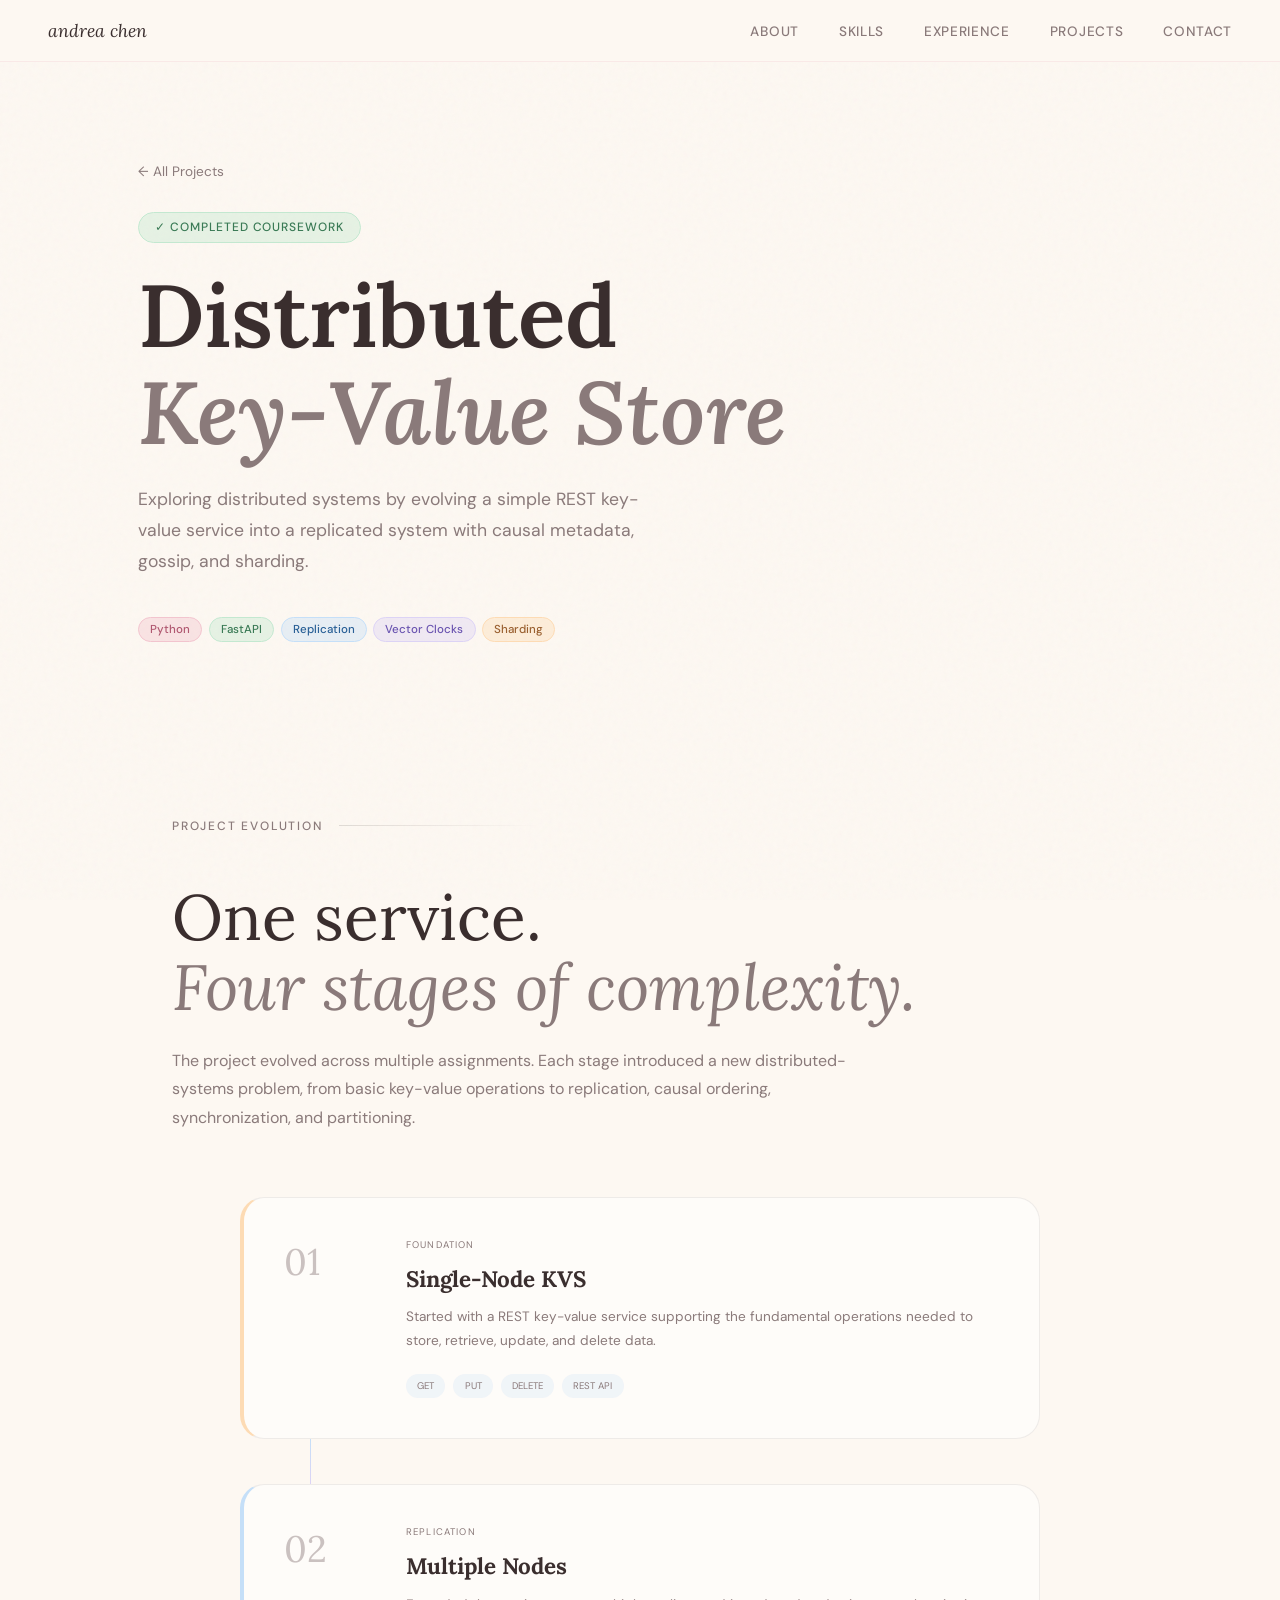
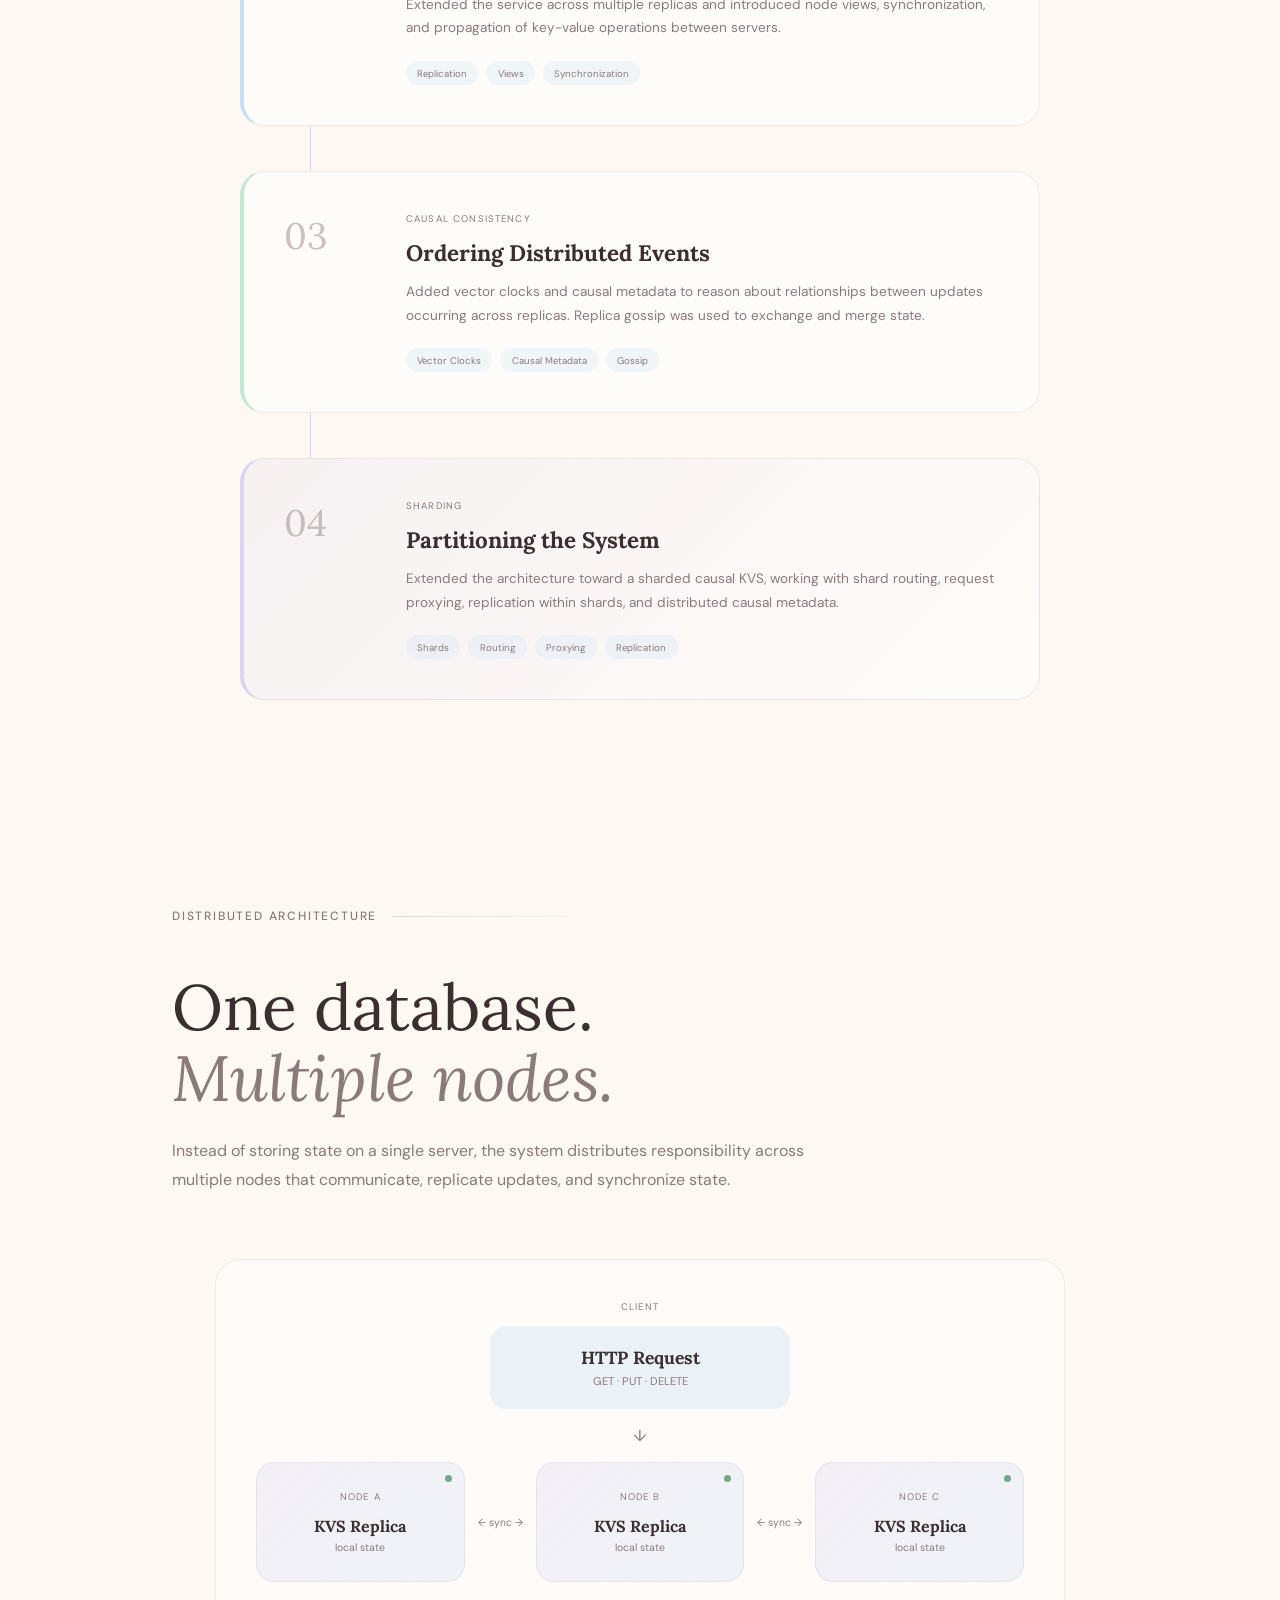
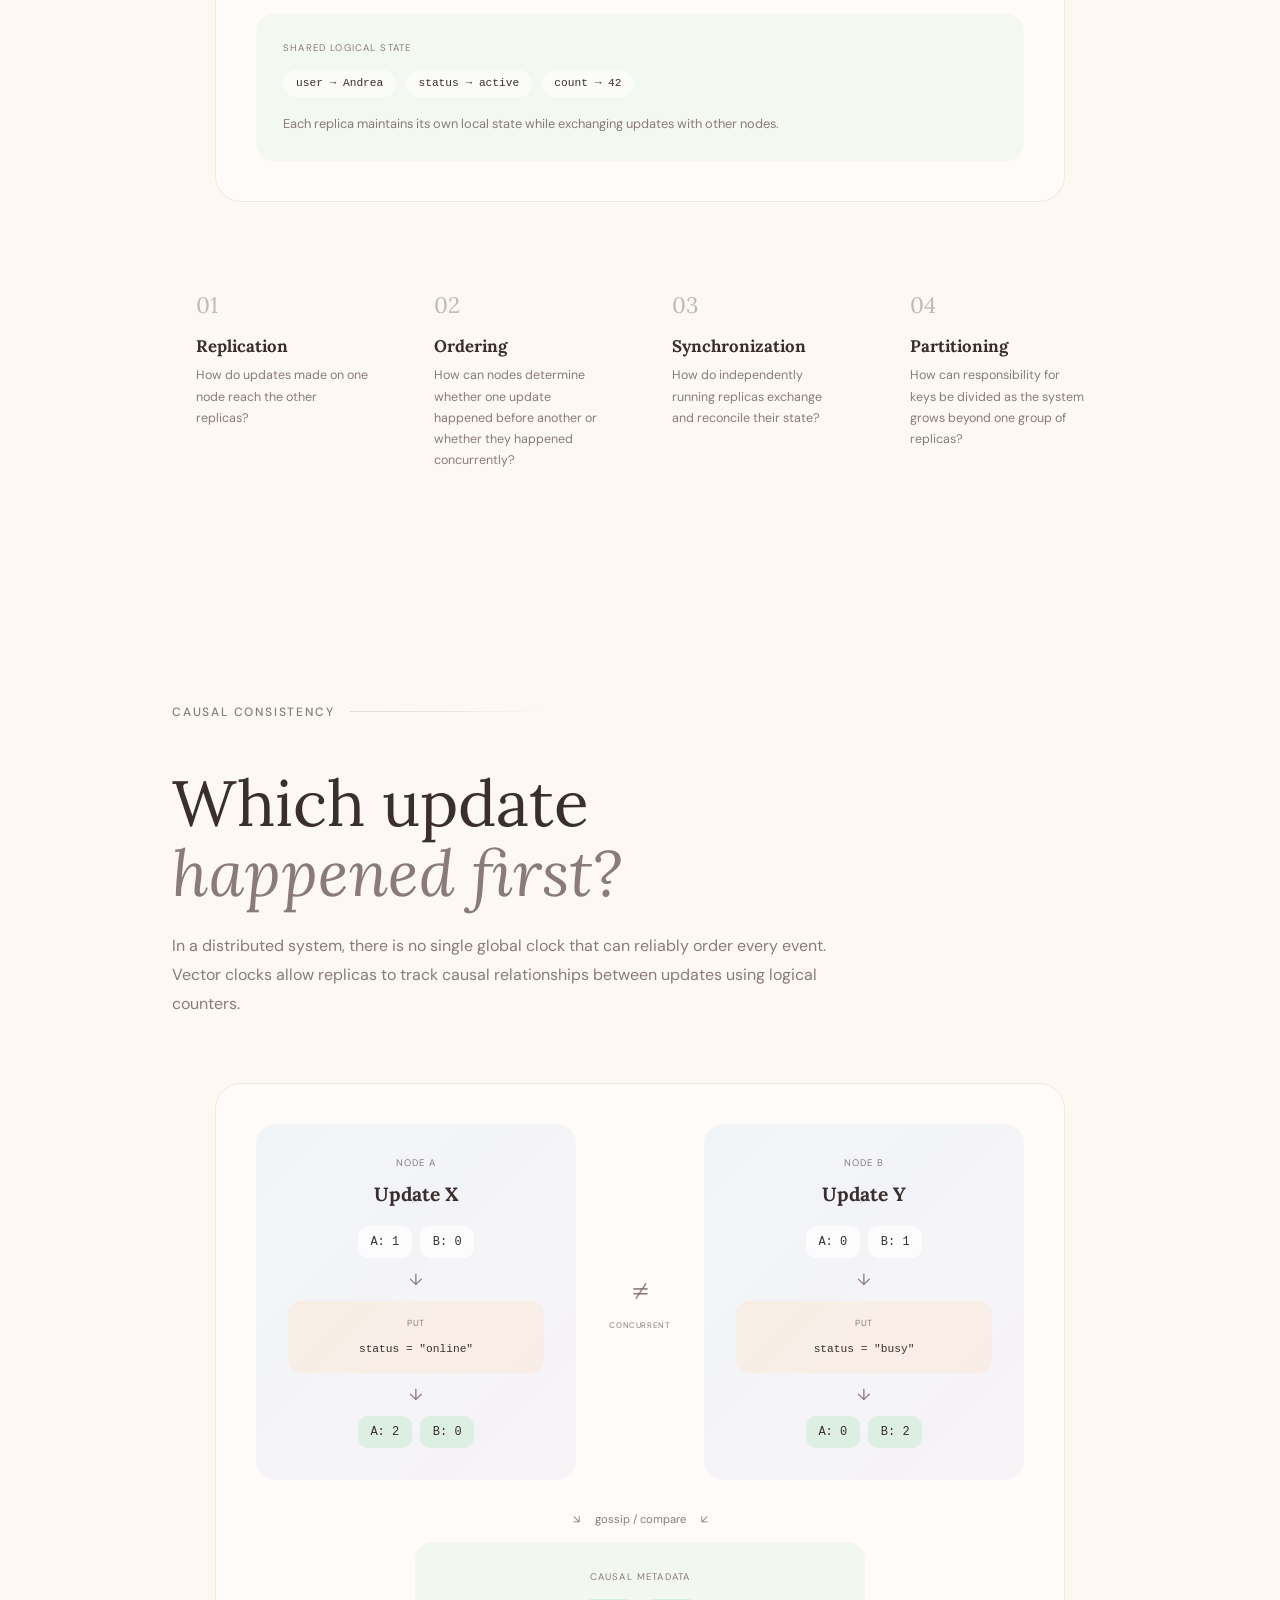
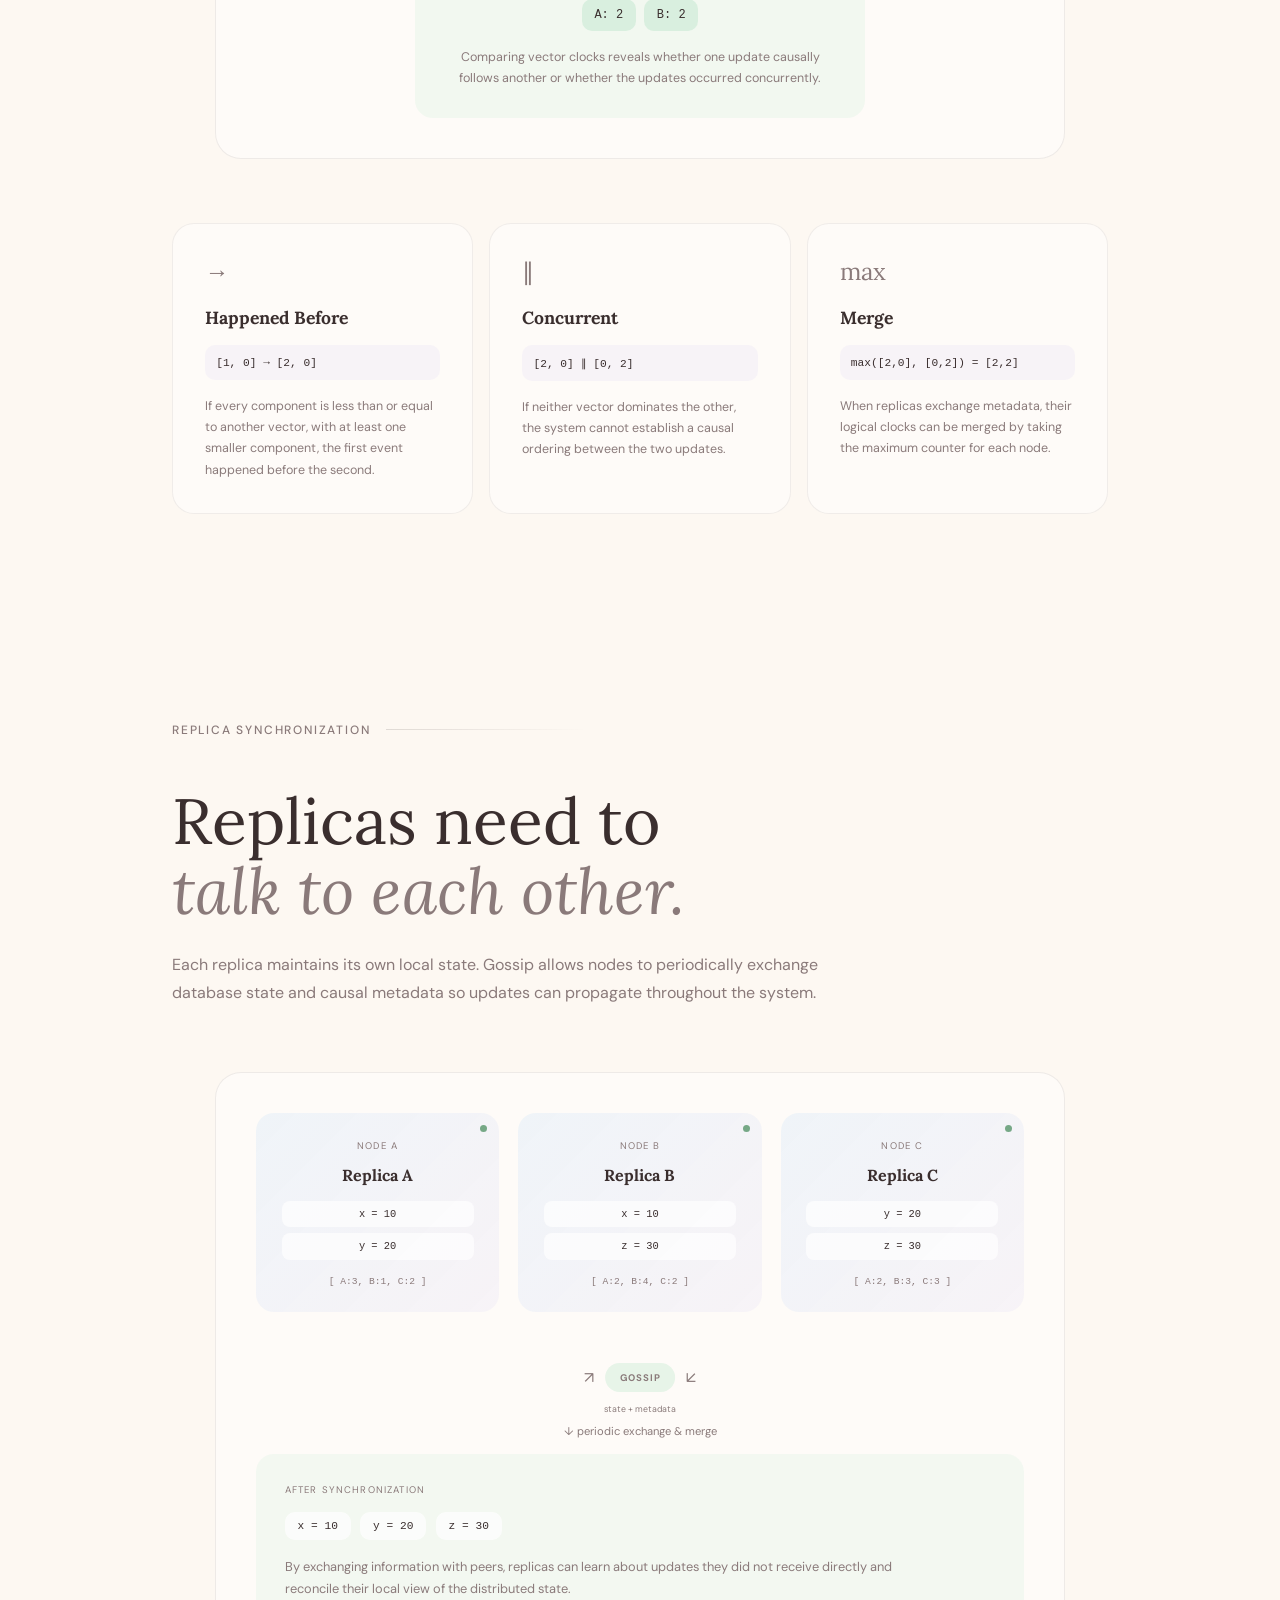
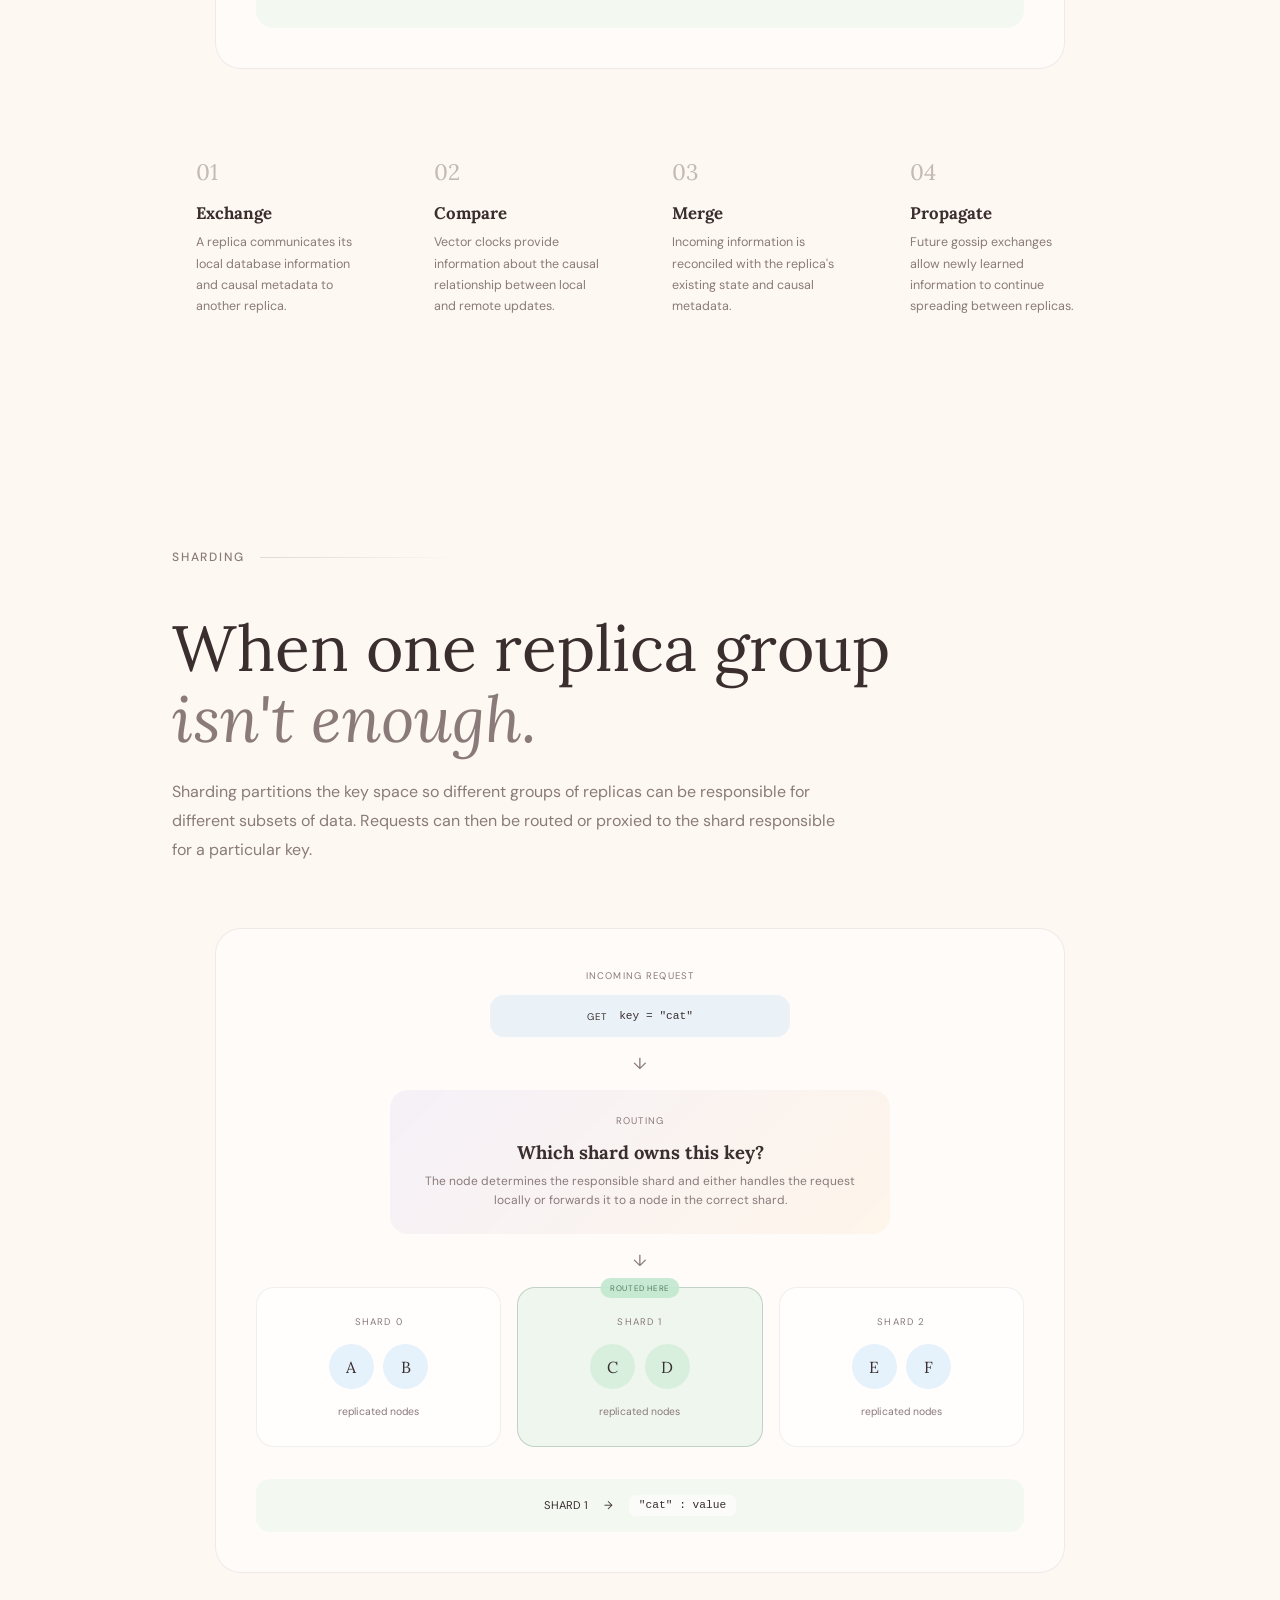
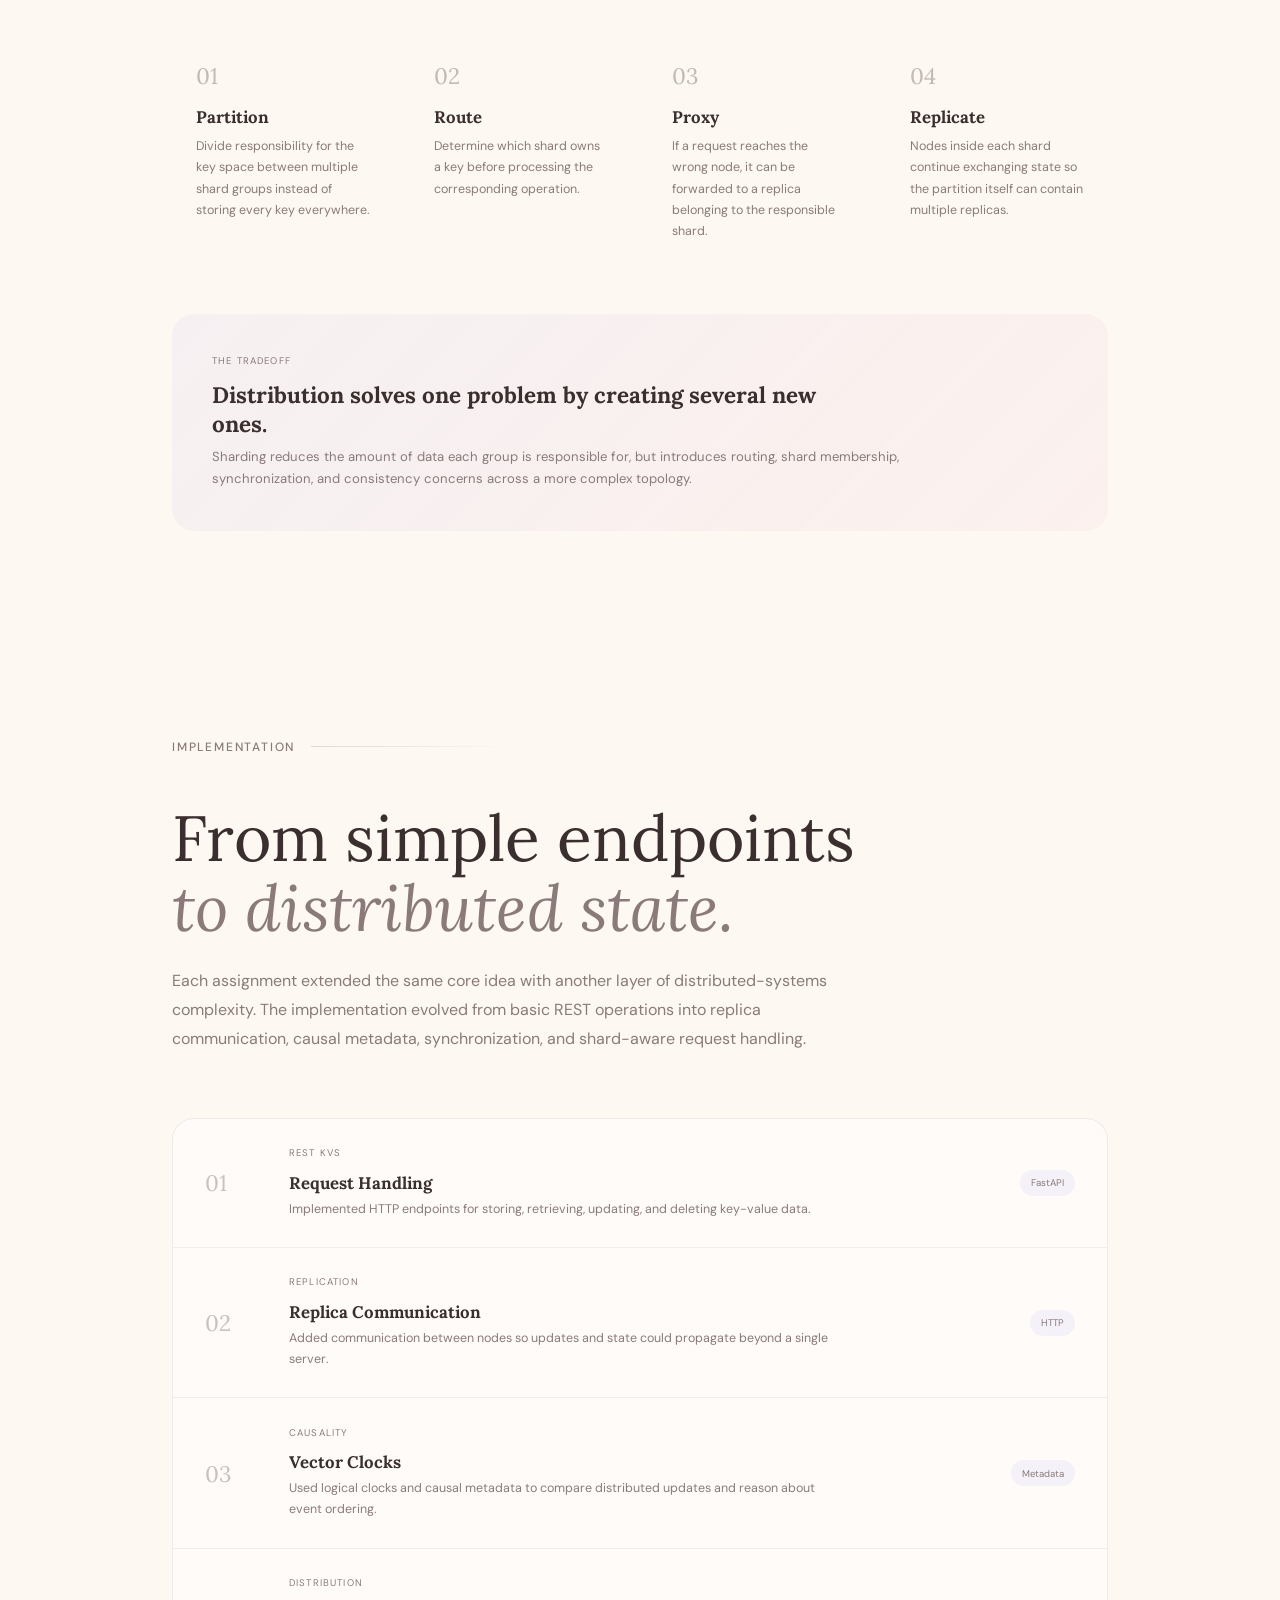
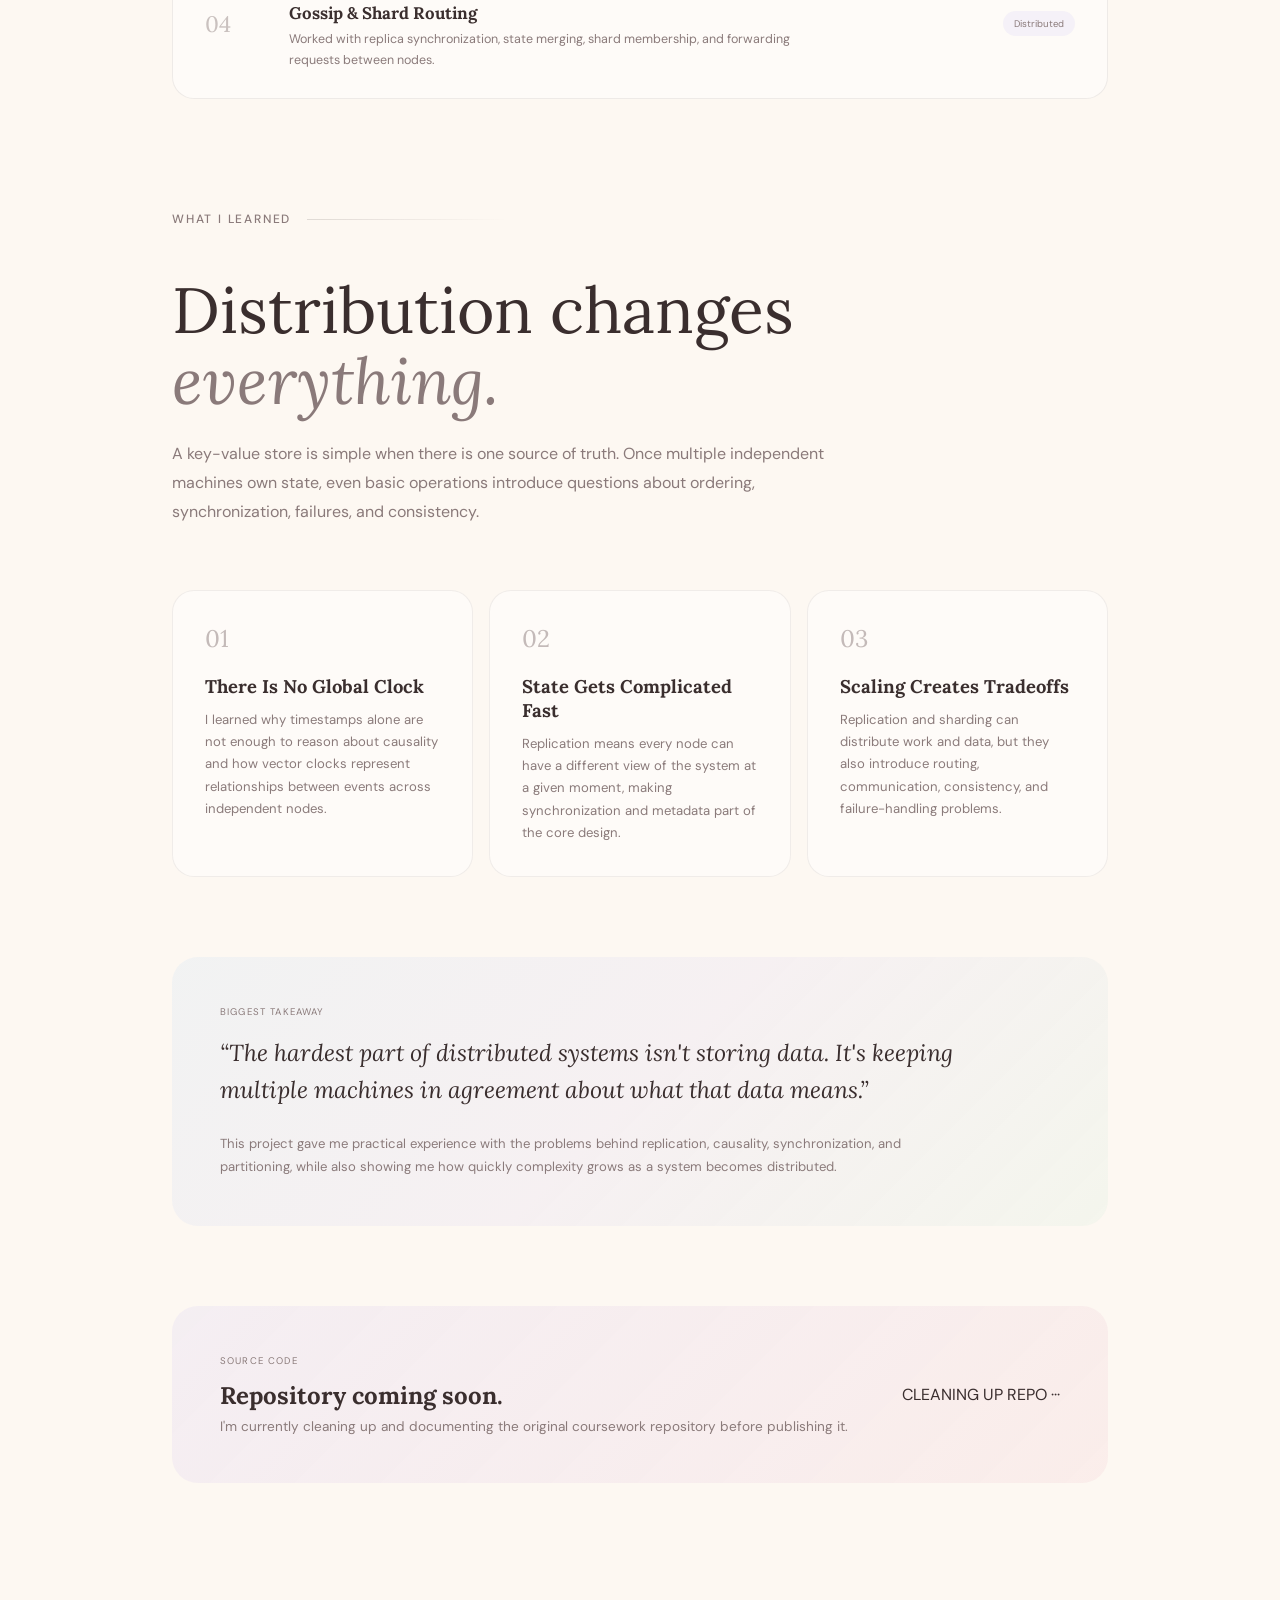
<file: projects/distributed-kv/index.html>
<!DOCTYPE html>
<html lang="en">

<head>
  <meta charset="UTF-8">
  <meta name="viewport" content="width=device-width, initial-scale=1.0">

  <title>Distributed KVS — Andrea Chen</title>

  <link rel="preconnect" href="https://fonts.googleapis.com">
  <link rel="preconnect" href="https://fonts.gstatic.com" crossorigin>

  <link
    href="https://fonts.googleapis.com/css2?family=Lora:ital,wght@0,400;0,600;1,400&family=DM+Sans:wght@300;400;500&display=swap"
    rel="stylesheet"
  >

  <link rel="stylesheet" href="../../style.css">
</head>

<body>

  <nav>
    <a class="nav-logo" href="../../index.html">andrea chen</a>

    <ul class="nav-links">
      <li><a href="../../index.html#about">About</a></li>
      <li><a href="../../index.html#skills">Skills</a></li>
      <li><a href="../../index.html#experience">Experience</a></li>
      <li><a href="../../index.html#projects">Projects</a></li>
      <li><a href="../../index.html#contact">Contact</a></li>
    </ul>
  </nav>


  <main>

    <!-- HERO -->
    <section class="project-hero">

      <a href="../../index.html#projects" class="back-link">
        ← All Projects
      </a>

      <div class="project-status completed-status">
        ✓ Completed Coursework
      </div>

      <h1>
        Distributed<br>
        <em>Key-Value Store</em>
      </h1>

      <p class="hero-desc">
        Exploring distributed systems by evolving a simple REST
        key-value service into a replicated system with causal
        metadata, gossip, and sharding.
      </p>

      <div class="project-tech">
        <span class="tech-tag pill-rose">Python</span>
        <span class="tech-tag pill-mint">FastAPI</span>
        <span class="tech-tag pill-sky">Replication</span>
        <span class="tech-tag pill-lavender">Vector Clocks</span>
        <span class="tech-tag pill-peach">Sharding</span>
      </div>

    </section>


    <!-- EVOLUTION -->
    <section class="kvs-section">

      <div class="section-label">PROJECT EVOLUTION</div>

      <h2 class="section-title">
        One service.<br>
        <em>Four stages of complexity.</em>
      </h2>

      <p class="kvs-intro">
        The project evolved across multiple assignments. Each stage
        introduced a new distributed-systems problem, from basic
        key-value operations to replication, causal ordering,
        synchronization, and partitioning.
      </p>


      <div class="kvs-evolution">

        <!-- 01 -->
        <div class="evolution-stage">

          <div class="evolution-number">01</div>

          <div class="evolution-content">
            <span class="mini-label">FOUNDATION</span>

            <h3>Single-Node KVS</h3>

            <p>
              Started with a REST key-value service supporting the
              fundamental operations needed to store, retrieve,
              update, and delete data.
            </p>

            <div class="evolution-tags">
              <span>GET</span>
              <span>PUT</span>
              <span>DELETE</span>
              <span>REST API</span>
            </div>
          </div>

        </div>


        <div class="evolution-line"></div>


        <!-- 02 -->
        <div class="evolution-stage">

          <div class="evolution-number">02</div>

          <div class="evolution-content">
            <span class="mini-label">REPLICATION</span>

            <h3>Multiple Nodes</h3>

            <p>
              Extended the service across multiple replicas and
              introduced node views, synchronization, and propagation
              of key-value operations between servers.
            </p>

            <div class="evolution-tags">
              <span>Replication</span>
              <span>Views</span>
              <span>Synchronization</span>
            </div>
          </div>

        </div>


        <div class="evolution-line"></div>


        <!-- 03 -->
        <div class="evolution-stage">

          <div class="evolution-number">03</div>

          <div class="evolution-content">
            <span class="mini-label">CAUSAL CONSISTENCY</span>

            <h3>Ordering Distributed Events</h3>

            <p>
              Added vector clocks and causal metadata to reason about
              relationships between updates occurring across replicas.
              Replica gossip was used to exchange and merge state.
            </p>

            <div class="evolution-tags">
              <span>Vector Clocks</span>
              <span>Causal Metadata</span>
              <span>Gossip</span>
            </div>
          </div>

        </div>


        <div class="evolution-line"></div>


        <!-- 04 -->
        <div class="evolution-stage experimental-stage">

          <div class="evolution-number">04</div>

          <div class="evolution-content">

            <span class="mini-label">SHARDING</span>

            <h3>Partitioning the System</h3>

            <p>
              Extended the architecture toward a sharded causal KVS,
              working with shard routing, request proxying, replication
              within shards, and distributed causal metadata.
            </p>

            <div class="evolution-tags">
              <span>Shards</span>
              <span>Routing</span>
              <span>Proxying</span>
              <span>Replication</span>
            </div>

          </div>

        </div>

      </div>

    </section>

    <!-- DISTRIBUTED ARCHITECTURE -->
    <section class="kvs-section">

      <div class="section-label">DISTRIBUTED ARCHITECTURE</div>

      <h2 class="section-title">
        One database.<br>
        <em>Multiple nodes.</em>
      </h2>

      <p class="kvs-intro">
        Instead of storing state on a single server, the system distributes
        responsibility across multiple nodes that communicate, replicate
        updates, and synchronize state.
      </p>


      <div class="distributed-demo">

        <!-- CLIENT -->
        <div class="distributed-client">
          <span class="mini-label">CLIENT</span>

          <div class="distributed-box client-box">
            <h3>HTTP Request</h3>
            <p>GET · PUT · DELETE</p>
          </div>
        </div>

        <div class="distributed-arrow">↓</div>


        <!-- NODES -->
        <div class="node-network">

          <div class="node-card">
            <span class="node-status"></span>
            <span class="mini-label">NODE A</span>

            <h3>KVS Replica</h3>
            <p>local state</p>
          </div>


          <div class="node-connection">
            ← sync →
          </div>


          <div class="node-card">
            <span class="node-status"></span>
            <span class="mini-label">NODE B</span>

            <h3>KVS Replica</h3>
            <p>local state</p>
          </div>


          <div class="node-connection">
            ← sync →
          </div>


          <div class="node-card">
            <span class="node-status"></span>
            <span class="mini-label">NODE C</span>

            <h3>KVS Replica</h3>
            <p>local state</p>
          </div>

        </div>


        <!-- STATE -->
        <div class="distributed-state">

          <span class="mini-label">SHARED LOGICAL STATE</span>

          <div class="state-values">
            <span>user → Andrea</span>
            <span>status → active</span>
            <span>count → 42</span>
          </div>

          <p>
            Each replica maintains its own local state while exchanging
            updates with other nodes.
          </p>

        </div>

      </div>


      <!-- DISTRIBUTED PROBLEMS -->

      <div class="distributed-problems">

        <div>
          <span>01</span>
          <h3>Replication</h3>
          <p>
            How do updates made on one node reach the other replicas?
          </p>
        </div>

        <div>
          <span>02</span>
          <h3>Ordering</h3>
          <p>
            How can nodes determine whether one update happened before
            another or whether they happened concurrently?
          </p>
        </div>

        <div>
          <span>03</span>
          <h3>Synchronization</h3>
          <p>
            How do independently running replicas exchange and reconcile
            their state?
          </p>
        </div>

        <div>
          <span>04</span>
          <h3>Partitioning</h3>
          <p>
            How can responsibility for keys be divided as the system
            grows beyond one group of replicas?
          </p>
        </div>

      </div>

    </section>

    <!-- VECTOR CLOCKS -->
    <section class="kvs-section">

      <div class="section-label">CAUSAL CONSISTENCY</div>

      <h2 class="section-title">
        Which update<br>
        <em>happened first?</em>
      </h2>

      <p class="kvs-intro">
        In a distributed system, there is no single global clock that can
        reliably order every event. Vector clocks allow replicas to track
        causal relationships between updates using logical counters.
      </p>


      <!-- VECTOR CLOCK DEMO -->
      <div class="vector-demo">

        <div class="vector-nodes">

          <!-- NODE A -->
          <div class="vector-node">

            <span class="mini-label">NODE A</span>
            <h3>Update X</h3>

            <div class="vector-clock">
              <span>A: 1</span>
              <span>B: 0</span>
            </div>

            <div class="vector-arrow">↓</div>

            <div class="vector-event">
              <span>PUT</span>
              <code>status = "online"</code>
            </div>

            <div class="vector-arrow">↓</div>

            <div class="vector-clock active-clock">
              <span>A: 2</span>
              <span>B: 0</span>
            </div>

          </div>


          <!-- CONCURRENT -->
          <div class="concurrent-marker">
            <span>≠</span>
            <small>CONCURRENT</small>
          </div>


          <!-- NODE B -->
          <div class="vector-node">

            <span class="mini-label">NODE B</span>
            <h3>Update Y</h3>

            <div class="vector-clock">
              <span>A: 0</span>
              <span>B: 1</span>
            </div>

            <div class="vector-arrow">↓</div>

            <div class="vector-event">
              <span>PUT</span>
              <code>status = "busy"</code>
            </div>

            <div class="vector-arrow">↓</div>

            <div class="vector-clock active-clock">
              <span>A: 0</span>
              <span>B: 2</span>
            </div>

          </div>

        </div>


        <!-- GOSSIP -->
        <div class="vector-merge-arrow">
          <span>↘ &nbsp;&nbsp;&nbsp; gossip / compare &nbsp;&nbsp;&nbsp; ↙</span>
        </div>


        <div class="vector-merge">

          <span class="mini-label">CAUSAL METADATA</span>

          <div class="merged-clock">
            <span>A: 2</span>
            <span>B: 2</span>
          </div>

          <p>
            Comparing vector clocks reveals whether one update causally
            follows another or whether the updates occurred concurrently.
          </p>

        </div>

      </div>


      <!-- HOW TO READ -->
      <div class="causal-grid">

        <div class="causal-card">

          <span class="causal-symbol">→</span>

          <h3>Happened Before</h3>

          <div class="clock-example">
            [1, 0] → [2, 0]
          </div>

          <p>
            If every component is less than or equal to another vector,
            with at least one smaller component, the first event happened
            before the second.
          </p>

        </div>


        <div class="causal-card">

          <span class="causal-symbol">∥</span>

          <h3>Concurrent</h3>

          <div class="clock-example">
            [2, 0] ∥ [0, 2]
          </div>

          <p>
            If neither vector dominates the other, the system cannot
            establish a causal ordering between the two updates.
          </p>

        </div>


        <div class="causal-card">

          <span class="causal-symbol">max</span>

          <h3>Merge</h3>

          <div class="clock-example">
            max([2,0], [0,2]) = [2,2]
          </div>

          <p>
            When replicas exchange metadata, their logical clocks can be
            merged by taking the maximum counter for each node.
          </p>

        </div>

      </div>

    </section>

    <!-- GOSSIP & SYNCHRONIZATION -->
    <section class="kvs-section">

      <div class="section-label">REPLICA SYNCHRONIZATION</div>

      <h2 class="section-title">
        Replicas need to<br>
        <em>talk to each other.</em>
      </h2>

      <p class="kvs-intro">
        Each replica maintains its own local state. Gossip allows nodes
        to periodically exchange database state and causal metadata so
        updates can propagate throughout the system.
      </p>


      <!-- GOSSIP VISUAL -->
      <div class="gossip-demo">

        <div class="gossip-network">

          <!-- NODE A -->
          <div class="gossip-node">
            <span class="node-status"></span>
            <span class="mini-label">NODE A</span>

            <h3>Replica A</h3>

            <div class="gossip-data">
              <span>x = 10</span>
              <span>y = 20</span>
            </div>

            <small>[ A:3, B:1, C:2 ]</small>
          </div>


          <!-- NODE B -->
          <div class="gossip-node">
            <span class="node-status"></span>
            <span class="mini-label">NODE B</span>

            <h3>Replica B</h3>

            <div class="gossip-data">
              <span>x = 10</span>
              <span>z = 30</span>
            </div>

            <small>[ A:2, B:4, C:2 ]</small>
          </div>


          <!-- NODE C -->
          <div class="gossip-node">
            <span class="node-status"></span>
            <span class="mini-label">NODE C</span>

            <h3>Replica C</h3>

            <div class="gossip-data">
              <span>y = 20</span>
              <span>z = 30</span>
            </div>

            <small>[ A:2, B:3, C:3 ]</small>
          </div>


          <!-- CONNECTIONS -->
          <div class="gossip-center">

            <span>↗</span>
            <strong>GOSSIP</strong>
            <span>↙</span>

            <small>state + metadata</small>

          </div>

        </div>


        <!-- AFTER SYNC -->

        <div class="sync-arrow">
          ↓ periodic exchange & merge
        </div>


        <div class="sync-result">

          <span class="mini-label">AFTER SYNCHRONIZATION</span>

          <div class="sync-values">
            <span>x = 10</span>
            <span>y = 20</span>
            <span>z = 30</span>
          </div>

          <p>
            By exchanging information with peers, replicas can learn about
            updates they did not receive directly and reconcile their local
            view of the distributed state.
          </p>

        </div>

      </div>


      <!-- GOSSIP PROCESS -->

      <div class="gossip-steps">

        <div>
          <span>01</span>
          <h3>Exchange</h3>
          <p>
            A replica communicates its local database information and
            causal metadata to another replica.
          </p>
        </div>

        <div>
          <span>02</span>
          <h3>Compare</h3>
          <p>
            Vector clocks provide information about the causal relationship
            between local and remote updates.
          </p>
        </div>

        <div>
          <span>03</span>
          <h3>Merge</h3>
          <p>
            Incoming information is reconciled with the replica's existing
            state and causal metadata.
          </p>
        </div>

        <div>
          <span>04</span>
          <h3>Propagate</h3>
          <p>
            Future gossip exchanges allow newly learned information to
            continue spreading between replicas.
          </p>
        </div>

      </div>

    </section>

    <!-- SHARDING -->
    <section class="kvs-section">

      <div class="section-label">SHARDING</div>

      <h2 class="section-title">
        When one replica group<br>
        <em>isn't enough.</em>
      </h2>

      <p class="kvs-intro">
        Sharding partitions the key space so different groups of replicas
        can be responsible for different subsets of data. Requests can then
        be routed or proxied to the shard responsible for a particular key.
      </p>


      <!-- SHARD ROUTING VISUAL -->
      <div class="shard-demo">

        <div class="shard-request">

          <span class="mini-label">INCOMING REQUEST</span>

          <div class="request-pill">
            <span>GET</span>
            <code>key = "cat"</code>
          </div>

        </div>


        <div class="shard-arrow">↓</div>


        <div class="shard-router">

          <span class="mini-label">ROUTING</span>

          <h3>Which shard owns this key?</h3>

          <p>
            The node determines the responsible shard and either handles
            the request locally or forwards it to a node in the correct shard.
          </p>

        </div>


        <div class="shard-arrow">↓</div>


        <!-- SHARDS -->
        <div class="shard-grid">

          <!-- SHARD 0 -->
          <div class="shard-card">

            <span class="mini-label">SHARD 0</span>

            <div class="shard-nodes">
              <span>A</span>
              <span>B</span>
            </div>

            <p>replicated nodes</p>

          </div>


          <!-- SHARD 1 -->
          <div class="shard-card active-shard">

            <div class="shard-selected">
              ROUTED HERE
            </div>

            <span class="mini-label">SHARD 1</span>

            <div class="shard-nodes">
              <span>C</span>
              <span>D</span>
            </div>

            <p>replicated nodes</p>

          </div>


          <!-- SHARD 2 -->
          <div class="shard-card">

            <span class="mini-label">SHARD 2</span>

            <div class="shard-nodes">
              <span>E</span>
              <span>F</span>
            </div>

            <p>replicated nodes</p>

          </div>

        </div>


        <!-- RESULT -->
        <div class="shard-result">

          <span>SHARD 1</span>
          <span>→</span>
          <code>"cat" : value</code>

        </div>

      </div>


      <!-- WHY SHARD -->

      <div class="shard-concepts">

        <div>
          <span>01</span>

          <h3>Partition</h3>

          <p>
            Divide responsibility for the key space between multiple
            shard groups instead of storing every key everywhere.
          </p>
        </div>


        <div>
          <span>02</span>

          <h3>Route</h3>

          <p>
            Determine which shard owns a key before processing the
            corresponding operation.
          </p>
        </div>


        <div>
          <span>03</span>

          <h3>Proxy</h3>

          <p>
            If a request reaches the wrong node, it can be forwarded
            to a replica belonging to the responsible shard.
          </p>
        </div>


        <div>
          <span>04</span>

          <h3>Replicate</h3>

          <p>
            Nodes inside each shard continue exchanging state so the
            partition itself can contain multiple replicas.
          </p>
        </div>

      </div>


      <!-- COMPLEXITY NOTE -->

      <div class="shard-takeaway">

        <span class="mini-label">THE TRADEOFF</span>

        <h3>
          Distribution solves one problem by creating several new ones.
        </h3>

        <p>
          Sharding reduces the amount of data each group is responsible
          for, but introduces routing, shard membership, synchronization,
          and consistency concerns across a more complex topology.
        </p>

      </div>

    </section>

    <!-- IMPLEMENTATION & LEARNINGS -->
    <section class="kvs-section">

      <div class="section-label">IMPLEMENTATION</div>

      <h2 class="section-title">
        From simple endpoints<br>
        <em>to distributed state.</em>
      </h2>

      <p class="kvs-intro">
        Each assignment extended the same core idea with another layer
        of distributed-systems complexity. The implementation evolved
        from basic REST operations into replica communication, causal
        metadata, synchronization, and shard-aware request handling.
      </p>


      <!-- IMPLEMENTATION PROGRESSION -->

      <div class="kvs-implementation">

        <div class="kvs-implementation-row">
          <span class="implementation-number">01</span>

          <div>
            <span class="mini-label">REST KVS</span>
            <h3>Request Handling</h3>
            <p>
              Implemented HTTP endpoints for storing, retrieving,
              updating, and deleting key-value data.
            </p>
          </div>

          <div class="implementation-tech">
            FastAPI
          </div>
        </div>


        <div class="kvs-implementation-row">
          <span class="implementation-number">02</span>

          <div>
            <span class="mini-label">REPLICATION</span>
            <h3>Replica Communication</h3>
            <p>
              Added communication between nodes so updates and state
              could propagate beyond a single server.
            </p>
          </div>

          <div class="implementation-tech">
            HTTP
          </div>
        </div>


        <div class="kvs-implementation-row">
          <span class="implementation-number">03</span>

          <div>
            <span class="mini-label">CAUSALITY</span>
            <h3>Vector Clocks</h3>
            <p>
              Used logical clocks and causal metadata to compare
              distributed updates and reason about event ordering.
            </p>
          </div>

          <div class="implementation-tech">
            Metadata
          </div>
        </div>


        <div class="kvs-implementation-row">
          <span class="implementation-number">04</span>

          <div>
            <span class="mini-label">DISTRIBUTION</span>
            <h3>Gossip & Shard Routing</h3>
            <p>
              Worked with replica synchronization, state merging,
              shard membership, and forwarding requests between nodes.
            </p>
          </div>

          <div class="implementation-tech">
            Distributed
          </div>
        </div>

      </div>


      <!-- WHAT I LEARNED -->

      <div class="kvs-learning">

        <div class="section-label">WHAT I LEARNED</div>

        <h2 class="section-title">
          Distribution changes<br>
          <em>everything.</em>
        </h2>

        <p class="kvs-intro">
          A key-value store is simple when there is one source of truth.
          Once multiple independent machines own state, even basic
          operations introduce questions about ordering, synchronization,
          failures, and consistency.
        </p>


        <div class="learning-grid">

          <div class="learning-card">
            <span>01</span>

            <h3>There Is No Global Clock</h3>

            <p>
              I learned why timestamps alone are not enough to reason
              about causality and how vector clocks represent relationships
              between events across independent nodes.
            </p>
          </div>


          <div class="learning-card">
            <span>02</span>

            <h3>State Gets Complicated Fast</h3>

            <p>
              Replication means every node can have a different view of
              the system at a given moment, making synchronization and
              metadata part of the core design.
            </p>
          </div>


          <div class="learning-card">
            <span>03</span>

            <h3>Scaling Creates Tradeoffs</h3>

            <p>
              Replication and sharding can distribute work and data, but
              they also introduce routing, communication, consistency,
              and failure-handling problems.
            </p>
          </div>

        </div>

      </div>


      <!-- FINAL TAKEAWAY -->

      <div class="distributed-takeaway">

        <span class="mini-label">BIGGEST TAKEAWAY</span>

        <blockquote>
          “The hardest part of distributed systems isn't storing data.
          It's keeping multiple machines in agreement about what that
          data means.”
        </blockquote>

        <p>
          This project gave me practical experience with the problems
          behind replication, causality, synchronization, and partitioning,
          while also showing me how quickly complexity grows as a system
          becomes distributed.
        </p>

      </div>


      <!-- SOURCE -->
      <div class="project-source">

        <div>
          <span class="mini-label">SOURCE CODE</span>

          <h3>Repository coming soon.</h3>

          <p>
            I'm currently cleaning up and documenting the original
            coursework repository before publishing it.
          </p>
        </div>

        <div class="repo-status">
          CLEANING UP REPO ···
        </div>

      </div>

    </section>

  </main>

</body>
</html>
</file>
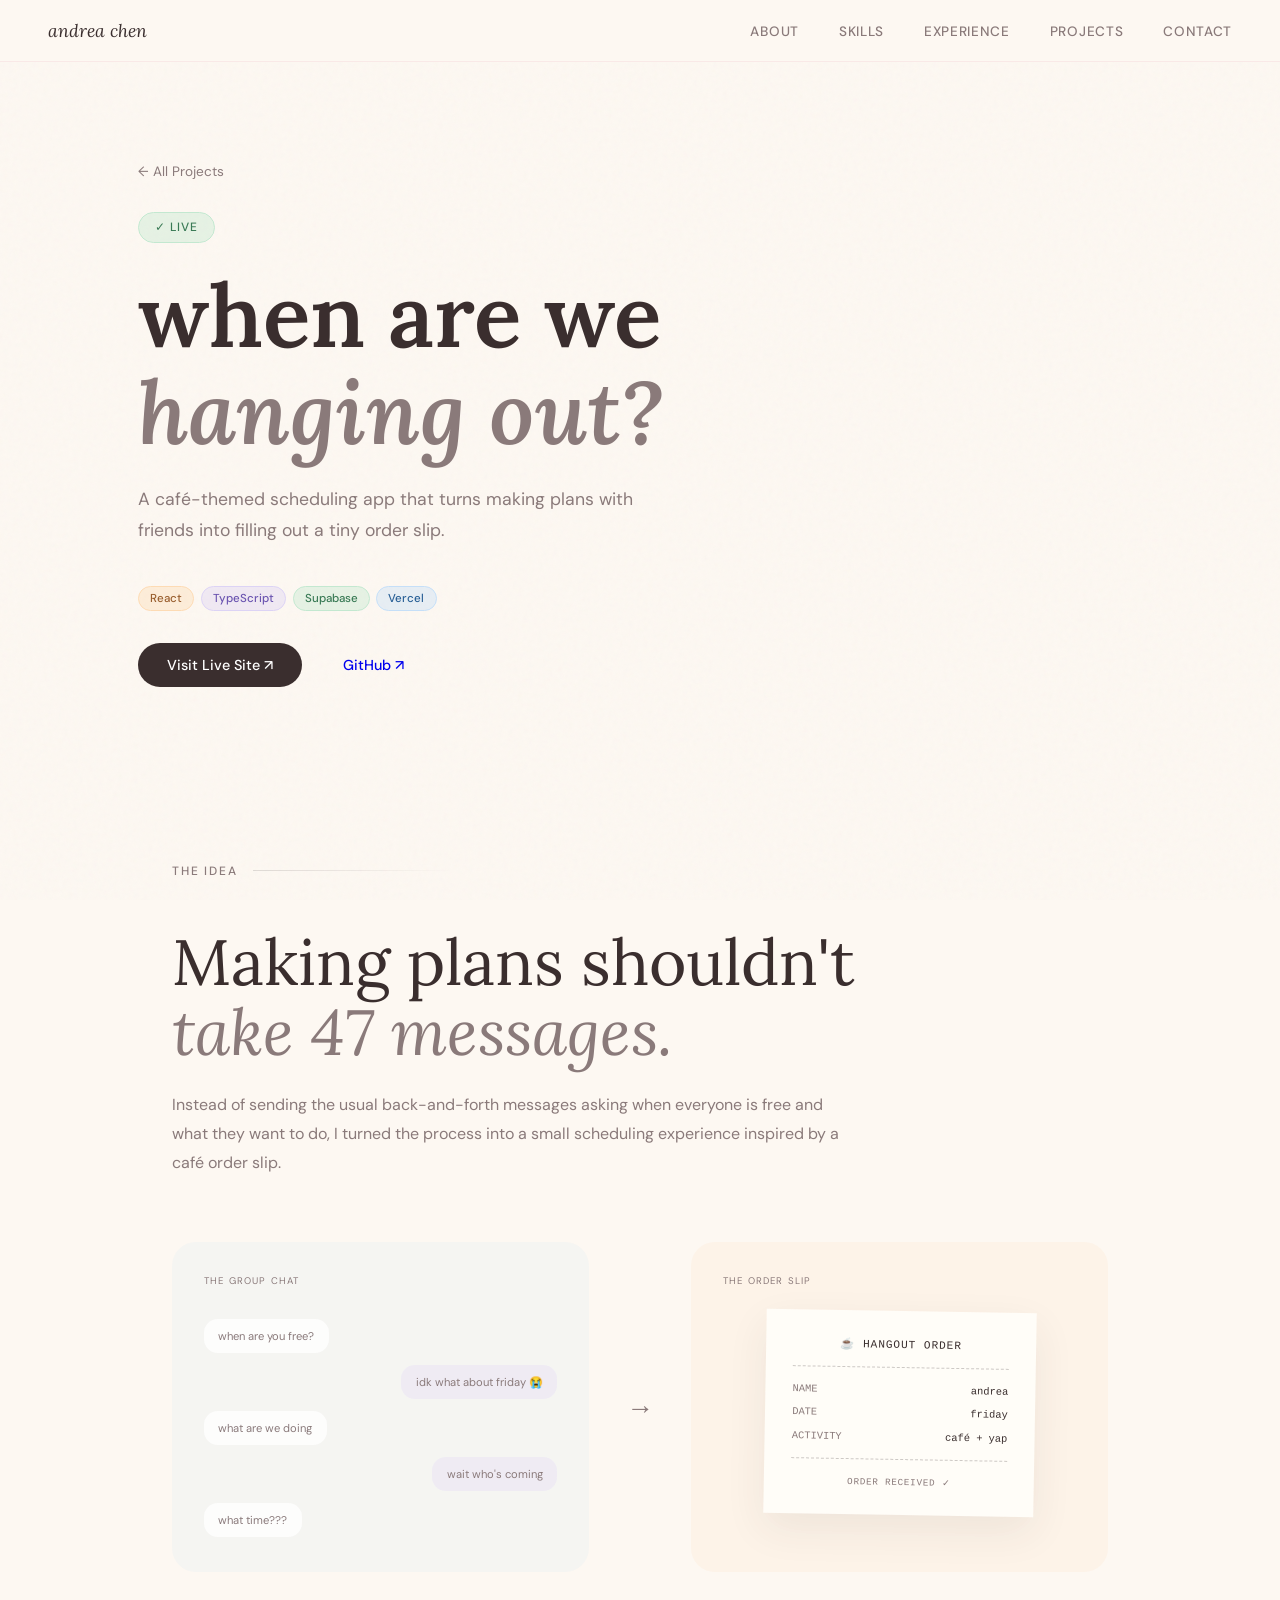
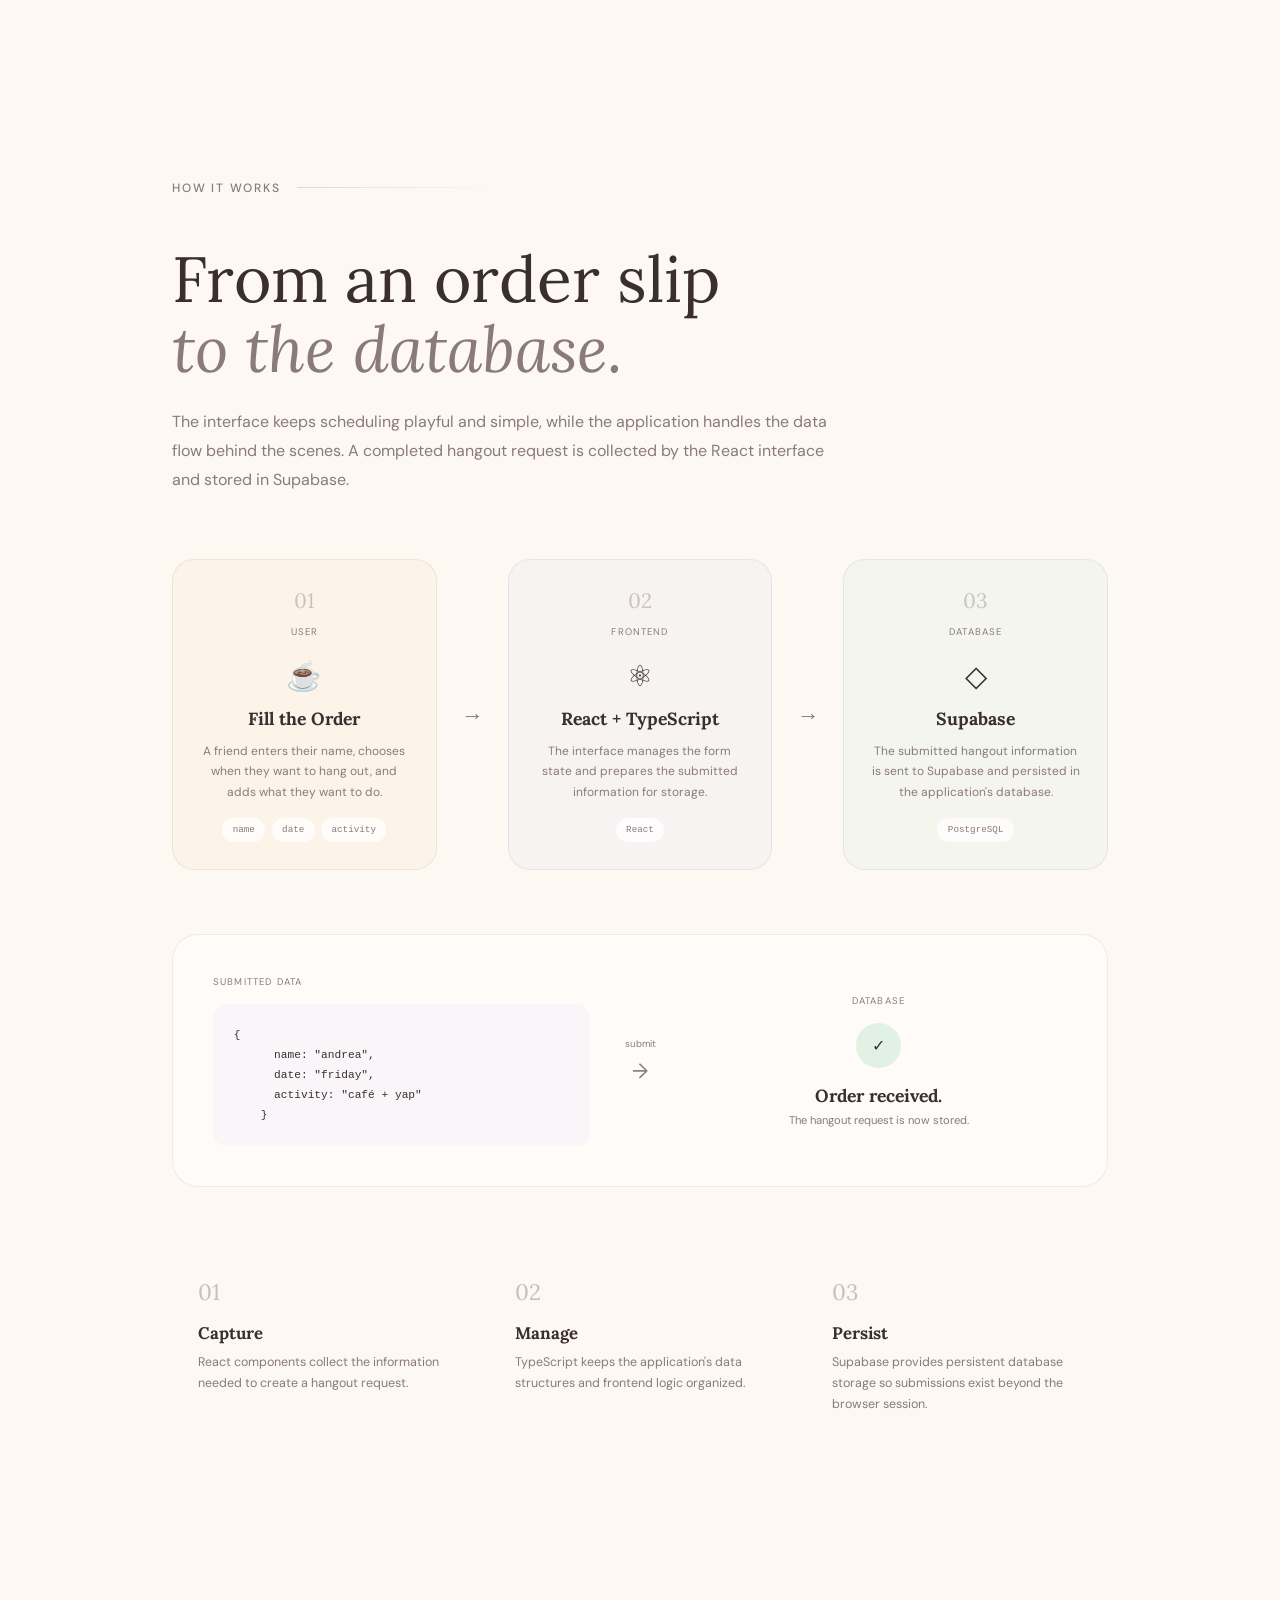
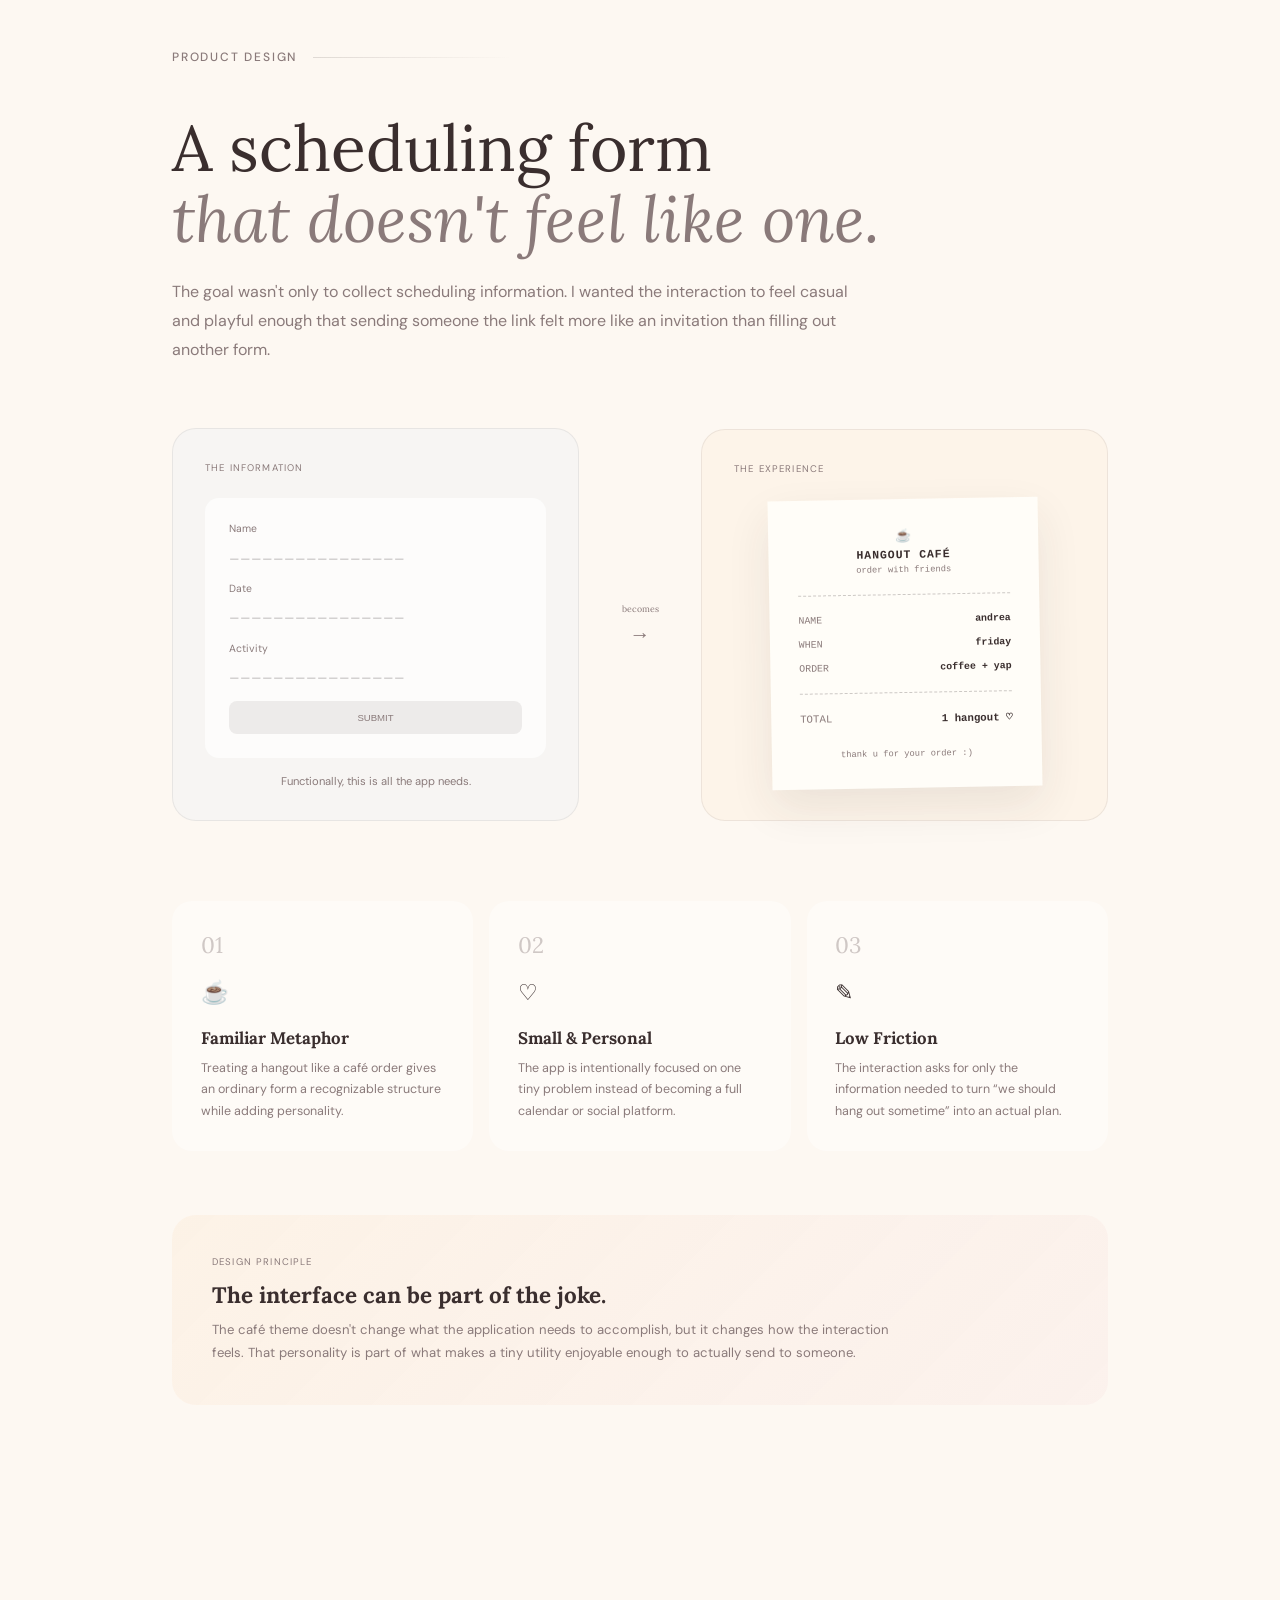
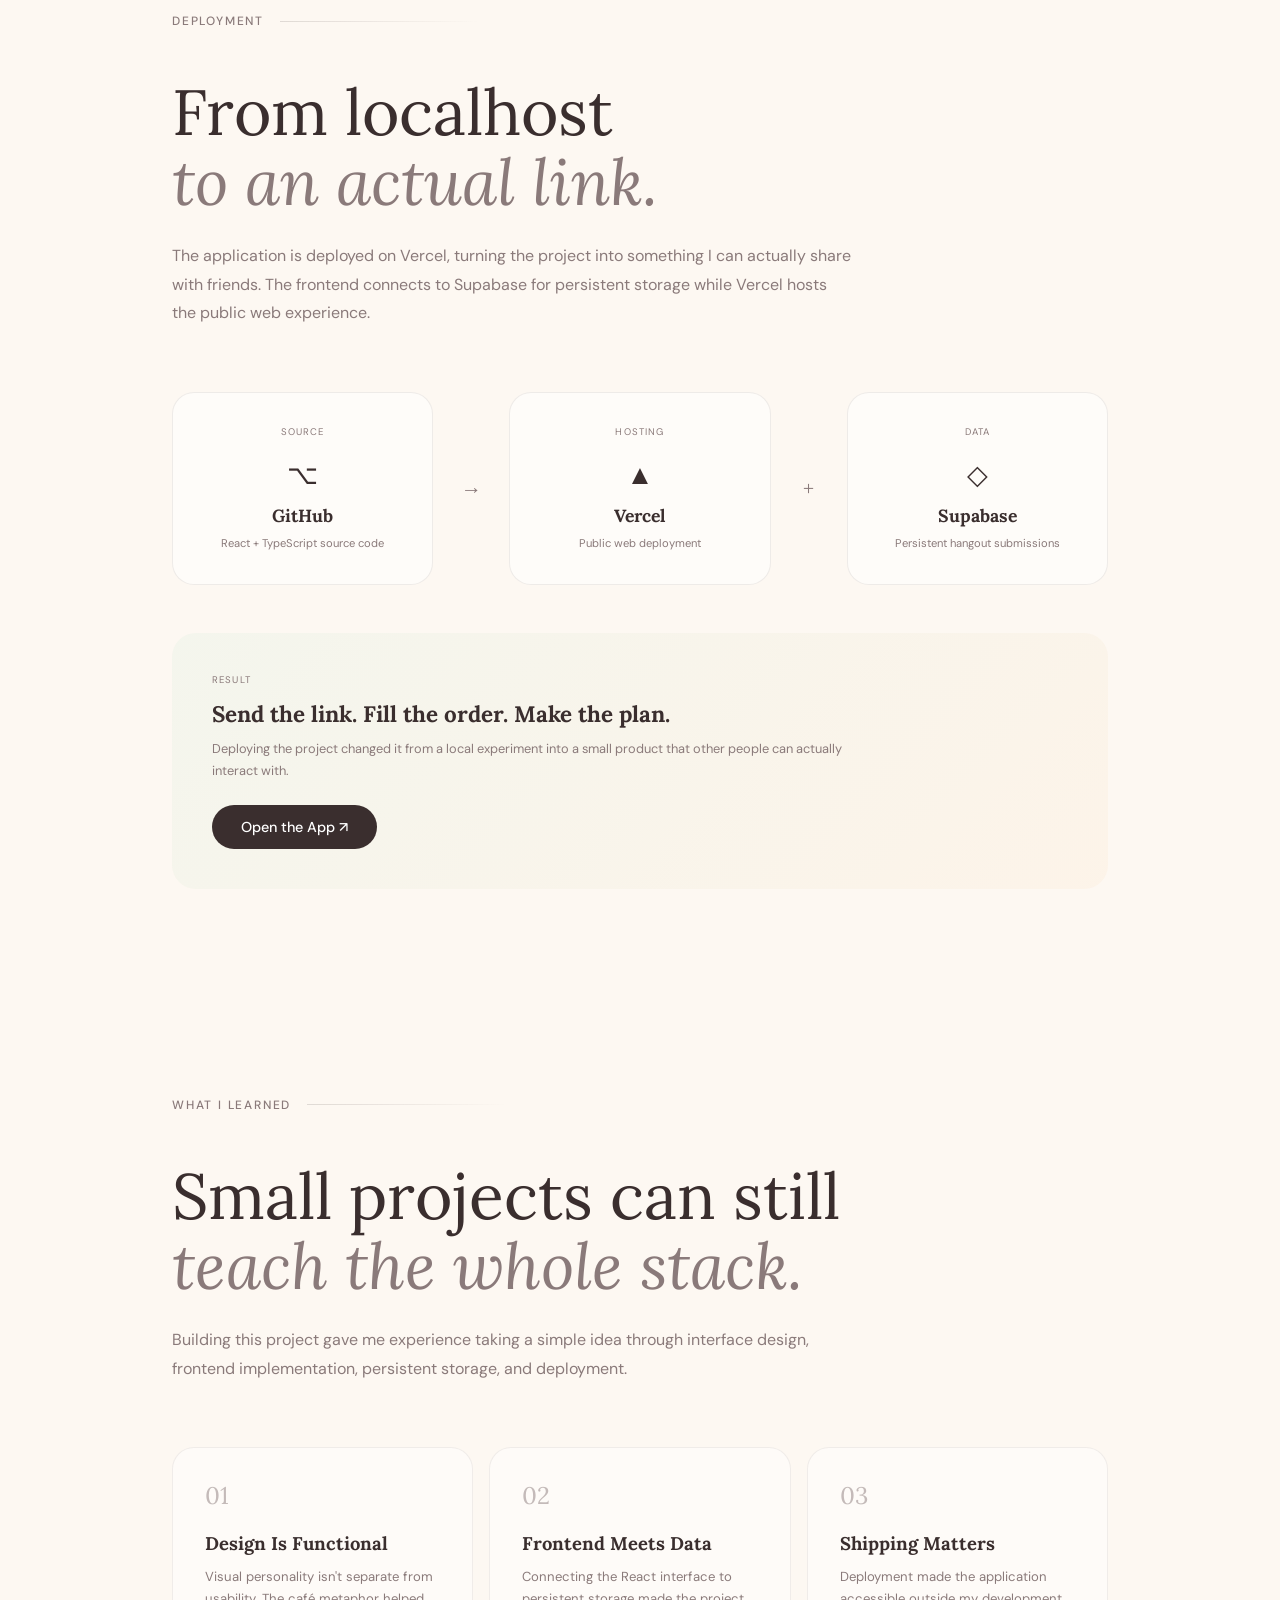
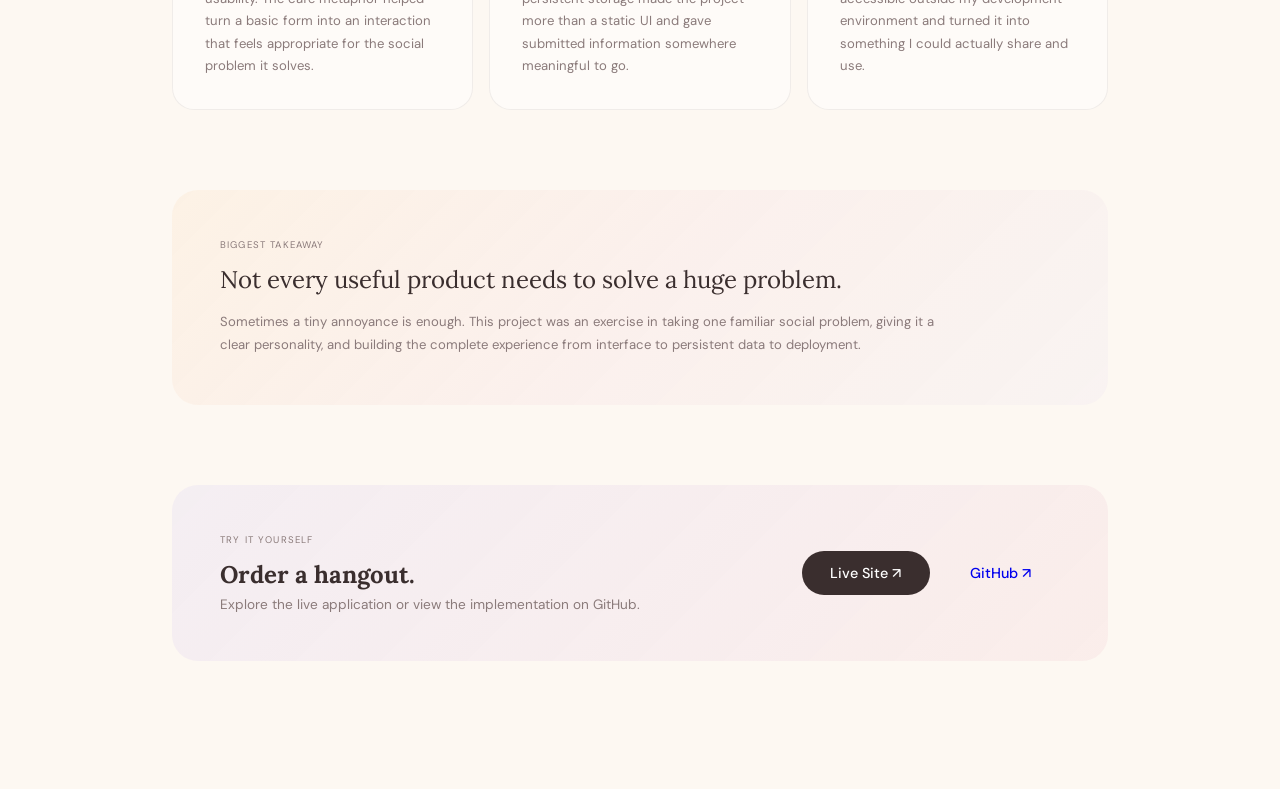
<file: projects/hangout/index.html>
<!DOCTYPE html>
<html lang="en">

<head>
  <meta charset="UTF-8">
  <meta name="viewport" content="width=device-width, initial-scale=1.0">

  <title>when are we hanging out — Andrea Chen</title>

  <link rel="preconnect" href="https://fonts.googleapis.com">
  <link rel="preconnect" href="https://fonts.gstatic.com" crossorigin>

  <link
    href="https://fonts.googleapis.com/css2?family=Lora:ital,wght@0,400;0,600;1,400&family=DM+Sans:wght@300;400;500&display=swap"
    rel="stylesheet"
  >

  <link rel="stylesheet" href="../../style.css">
</head>

<body>

  <nav>
    <a class="nav-logo" href="../../index.html">andrea chen</a>

    <ul class="nav-links">
      <li><a href="../../index.html#about">About</a></li>
      <li><a href="../../index.html#skills">Skills</a></li>
      <li><a href="../../index.html#experience">Experience</a></li>
      <li><a href="../../index.html#projects">Projects</a></li>
      <li><a href="../../index.html#contact">Contact</a></li>
    </ul>
  </nav>


  <main>

    <!-- HERO -->
    <section class="project-hero">

      <a href="../../index.html#projects" class="back-link">
        ← All Projects
      </a>

      <div class="project-status completed-status">
        ✓ Live
      </div>

      <h1>
        when are we<br>
        <em>hanging out?</em>
      </h1>

      <p class="hero-desc">
        A café-themed scheduling app that turns making plans with
        friends into filling out a tiny order slip.
      </p>

      <div class="project-tech">
        <span class="tech-tag pill-peach">React</span>
        <span class="tech-tag pill-lavender">TypeScript</span>
        <span class="tech-tag pill-mint">Supabase</span>
        <span class="tech-tag pill-sky">Vercel</span>
      </div>

      <div class="hangout-actions">

        <a
          href="https://when-are-we-hanging-out.vercel.app"
          target="_blank"
          rel="noopener noreferrer"
          class="btn btn-primary"
        >
          Visit Live Site ↗
        </a>

        <a
          href="https://github.com/bruhitsyandrea/when-are-we-hanging-out"
          target="_blank"
          rel="noopener noreferrer"
          class="btn"
        >
          GitHub ↗
        </a>

      </div>

    </section>


    <!-- THE IDEA -->
    <section class="hangout-section">

      <div class="section-label">THE IDEA</div>

      <h2 class="section-title">
        Making plans shouldn't<br>
        <em>take 47 messages.</em>
      </h2>

      <p class="hangout-intro">
        Instead of sending the usual back-and-forth messages asking
        when everyone is free and what they want to do, I turned the
        process into a small scheduling experience inspired by a
        café order slip.
      </p>


      <!-- CHAT CHAOS → APP -->
      <div class="hangout-problem">

        <div class="chat-chaos">

          <span class="mini-label">THE GROUP CHAT</span>

          <div class="chat-bubbles">

            <span>when are you free?</span>
            <span>idk what about friday 😭</span>
            <span>what are we doing</span>
            <span>wait who's coming</span>
            <span>what time???</span>

          </div>

        </div>


        <div class="hangout-transform">
          →
        </div>


        <div class="order-preview">

          <span class="mini-label">THE ORDER SLIP</span>

          <div class="mini-receipt">

            <div class="receipt-heading">
              ☕ HANGOUT ORDER
            </div>

            <div class="receipt-line"></div>

            <div class="receipt-field">
              <span>NAME</span>
              <strong>andrea</strong>
            </div>

            <div class="receipt-field">
              <span>DATE</span>
              <strong>friday</strong>
            </div>

            <div class="receipt-field">
              <span>ACTIVITY</span>
              <strong>café + yap</strong>
            </div>

            <div class="receipt-line"></div>

            <div class="receipt-footer">
              ORDER RECEIVED ✓
            </div>

          </div>

        </div>

      </div>

    </section>

    <!-- FULL STACK FLOW -->
    <section class="hangout-section">

      <div class="section-label">HOW IT WORKS</div>

      <h2 class="section-title">
        From an order slip<br>
        <em>to the database.</em>
      </h2>

      <p class="hangout-intro">
        The interface keeps scheduling playful and simple, while the
        application handles the data flow behind the scenes. A completed
        hangout request is collected by the React interface and stored
        in Supabase.
      </p>


      <!-- DATA FLOW -->
      <div class="hangout-flow">

        <!-- STEP 1 -->
        <div class="flow-card">

          <span class="flow-number">01</span>
          <span class="mini-label">USER</span>

          <div class="flow-icon">☕</div>

          <h3>Fill the Order</h3>

          <p>
            A friend enters their name, chooses when they want to hang
            out, and adds what they want to do.
          </p>

          <div class="flow-mini-data">
            <span>name</span>
            <span>date</span>
            <span>activity</span>
          </div>

        </div>


        <div class="flow-arrow">
          →
        </div>


        <!-- STEP 2 -->
        <div class="flow-card">

          <span class="flow-number">02</span>
          <span class="mini-label">FRONTEND</span>

          <div class="flow-icon">⚛</div>

          <h3>React + TypeScript</h3>

          <p>
            The interface manages the form state and prepares the
            submitted information for storage.
          </p>

          <div class="flow-tech">
            React
          </div>

        </div>


        <div class="flow-arrow">
          →
        </div>


        <!-- STEP 3 -->
        <div class="flow-card">

          <span class="flow-number">03</span>
          <span class="mini-label">DATABASE</span>

          <div class="flow-icon">◇</div>

          <h3>Supabase</h3>

          <p>
            The submitted hangout information is sent to Supabase and
            persisted in the application's database.
          </p>

          <div class="flow-tech">
            PostgreSQL
          </div>

        </div>

      </div>


      <!-- EXAMPLE REQUEST -->
      <div class="hangout-request-demo">

        <div class="request-code">

          <span class="mini-label">SUBMITTED DATA</span>

          <pre><code>{
      name: "andrea",
      date: "friday",
      activity: "café + yap"
    }</code></pre>

        </div>


        <div class="request-middle">
          <span>submit</span>
          <strong>→</strong>
        </div>


        <div class="request-success">

          <span class="mini-label">DATABASE</span>

          <div class="success-check">
            ✓
          </div>

          <h3>Order received.</h3>

          <p>
            The hangout request is now stored.
          </p>

        </div>

      </div>


      <!-- RESPONSIBILITIES -->
      <div class="hangout-stack-grid">

        <div>
          <span>01</span>

          <h3>Capture</h3>

          <p>
            React components collect the information needed to create
            a hangout request.
          </p>
        </div>


        <div>
          <span>02</span>

          <h3>Manage</h3>

          <p>
            TypeScript keeps the application's data structures and
            frontend logic organized.
          </p>
        </div>


        <div>
          <span>03</span>

          <h3>Persist</h3>

          <p>
            Supabase provides persistent database storage so submissions
            exist beyond the browser session.
          </p>
        </div>

      </div>

    </section>

    <!-- PRODUCT DESIGN -->
    <section class="hangout-section">

      <div class="section-label">PRODUCT DESIGN</div>

      <h2 class="section-title">
        A scheduling form<br>
        <em>that doesn't feel like one.</em>
      </h2>

      <p class="hangout-intro">
        The goal wasn't only to collect scheduling information. I wanted
        the interaction to feel casual and playful enough that sending
        someone the link felt more like an invitation than filling out
        another form.
      </p>


      <!-- DESIGN CONCEPT -->
      <div class="hangout-design-demo">

        <div class="design-form-side">

          <span class="mini-label">THE INFORMATION</span>

          <div class="boring-form">

            <div>
              <label>Name</label>
              <span>________________</span>
            </div>

            <div>
              <label>Date</label>
              <span>________________</span>
            </div>

            <div>
              <label>Activity</label>
              <span>________________</span>
            </div>

            <button disabled>SUBMIT</button>

          </div>

          <p>
            Functionally, this is all the app needs.
          </p>

        </div>


        <div class="design-becomes">
          <span>becomes</span>
          →
        </div>


        <div class="design-receipt-side">

          <span class="mini-label">THE EXPERIENCE</span>

          <div class="design-receipt">

            <div class="receipt-brand">
              ☕
              <strong>HANGOUT CAFÉ</strong>
              <small>order with friends</small>
            </div>

            <div class="receipt-dashes"></div>

            <div class="design-order-row">
              <span>NAME</span>
              <strong>andrea</strong>
            </div>

            <div class="design-order-row">
              <span>WHEN</span>
              <strong>friday</strong>
            </div>

            <div class="design-order-row">
              <span>ORDER</span>
              <strong>coffee + yap</strong>
            </div>

            <div class="receipt-dashes"></div>

            <div class="receipt-total">
              <span>TOTAL</span>
              <strong>1 hangout ♡</strong>
            </div>

            <div class="receipt-thanks">
              thank u for your order :)
            </div>

          </div>

        </div>

      </div>


      <!-- DESIGN DECISIONS -->
      <div class="hangout-design-grid">

        <div class="hangout-design-card">

          <span>01</span>
          <div class="design-icon">☕</div>

          <h3>Familiar Metaphor</h3>

          <p>
            Treating a hangout like a café order gives an ordinary form
            a recognizable structure while adding personality.
          </p>

        </div>


        <div class="hangout-design-card">

          <span>02</span>
          <div class="design-icon">♡</div>

          <h3>Small & Personal</h3>

          <p>
            The app is intentionally focused on one tiny problem instead
            of becoming a full calendar or social platform.
          </p>

        </div>


        <div class="hangout-design-card">

          <span>03</span>
          <div class="design-icon">✎</div>

          <h3>Low Friction</h3>

          <p>
            The interaction asks for only the information needed to turn
            “we should hang out sometime” into an actual plan.
          </p>

        </div>

      </div>


      <!-- PRODUCT PRINCIPLE -->
      <div class="hangout-principle">

        <span class="mini-label">DESIGN PRINCIPLE</span>

        <h3>
          The interface can be part of the joke.
        </h3>

        <p>
          The café theme doesn't change what the application needs to
          accomplish, but it changes how the interaction feels. That
          personality is part of what makes a tiny utility enjoyable
          enough to actually send to someone.
        </p>

      </div>

    </section>

    <!-- DEPLOYMENT -->
    <section class="hangout-section">

      <div class="section-label">DEPLOYMENT</div>

      <h2 class="section-title">
        From localhost<br>
        <em>to an actual link.</em>
      </h2>

      <p class="hangout-intro">
        The application is deployed on Vercel, turning the project into
        something I can actually share with friends. The frontend connects
        to Supabase for persistent storage while Vercel hosts the public
        web experience.
      </p>


      <!-- DEPLOYMENT FLOW -->
      <div class="deploy-flow">

        <div class="deploy-card">
          <span class="mini-label">SOURCE</span>
          <div class="deploy-icon">⌥</div>
          <h3>GitHub</h3>
          <p>React + TypeScript source code</p>
        </div>

        <div class="deploy-arrow">→</div>

        <div class="deploy-card">
          <span class="mini-label">HOSTING</span>
          <div class="deploy-icon">▲</div>
          <h3>Vercel</h3>
          <p>Public web deployment</p>
        </div>

        <div class="deploy-arrow">+</div>

        <div class="deploy-card">
          <span class="mini-label">DATA</span>
          <div class="deploy-icon">◇</div>
          <h3>Supabase</h3>
          <p>Persistent hangout submissions</p>
        </div>

      </div>


      <!-- RESULT -->
      <div class="deploy-result">

        <span class="mini-label">RESULT</span>

        <h3>
          Send the link. Fill the order. Make the plan.
        </h3>

        <p>
          Deploying the project changed it from a local experiment into
          a small product that other people can actually interact with.
        </p>

        <a
          href="https://when-are-we-hanging-out.vercel.app"
          target="_blank"
          rel="noopener noreferrer"
          class="btn btn-primary"
        >
          Open the App ↗
        </a>

      </div>

    </section>


    <!-- WHAT I LEARNED -->
    <section class="hangout-section">

      <div class="section-label">WHAT I LEARNED</div>

      <h2 class="section-title">
        Small projects can still<br>
        <em>teach the whole stack.</em>
      </h2>

      <p class="hangout-intro">
        Building this project gave me experience taking a simple idea
        through interface design, frontend implementation, persistent
        storage, and deployment.
      </p>


      <div class="learning-grid">

        <div class="learning-card">
          <span>01</span>

          <h3>Design Is Functional</h3>

          <p>
            Visual personality isn't separate from usability. The café
            metaphor helped turn a basic form into an interaction that
            feels appropriate for the social problem it solves.
          </p>
        </div>


        <div class="learning-card">
          <span>02</span>

          <h3>Frontend Meets Data</h3>

          <p>
            Connecting the React interface to persistent storage made
            the project more than a static UI and gave submitted
            information somewhere meaningful to go.
          </p>
        </div>


        <div class="learning-card">
          <span>03</span>

          <h3>Shipping Matters</h3>

          <p>
            Deployment made the application accessible outside my
            development environment and turned it into something I
            could actually share and use.
          </p>
        </div>

      </div>


      <!-- FINAL TAKEAWAY -->
      <div class="hangout-takeaway">

        <span class="mini-label">BIGGEST TAKEAWAY</span>

        <h3>
          Not every useful product needs to solve a huge problem.
        </h3>

        <p>
          Sometimes a tiny annoyance is enough. This project was an
          exercise in taking one familiar social problem, giving it a
          clear personality, and building the complete experience from
          interface to persistent data to deployment.
        </p>

      </div>


      <!-- LINKS -->
      <div class="project-source">

        <div>
          <span class="mini-label">TRY IT YOURSELF</span>

          <h3>Order a hangout.</h3>

          <p>
            Explore the live application or view the implementation
            on GitHub.
          </p>
        </div>

        <div class="hangout-source-buttons">

          <a
            href="https://when-are-we-hanging-out.vercel.app"
            target="_blank"
            rel="noopener noreferrer"
            class="btn btn-primary"
          >
            Live Site ↗
          </a>

          <a
            href="https://github.com/bruhitsyandrea/when-are-we-hanging-out"
            target="_blank"
            rel="noopener noreferrer"
            class="btn"
          >
            GitHub ↗
          </a>

        </div>

      </div>

    </section>

  </main>

</body>
</html>
</file>
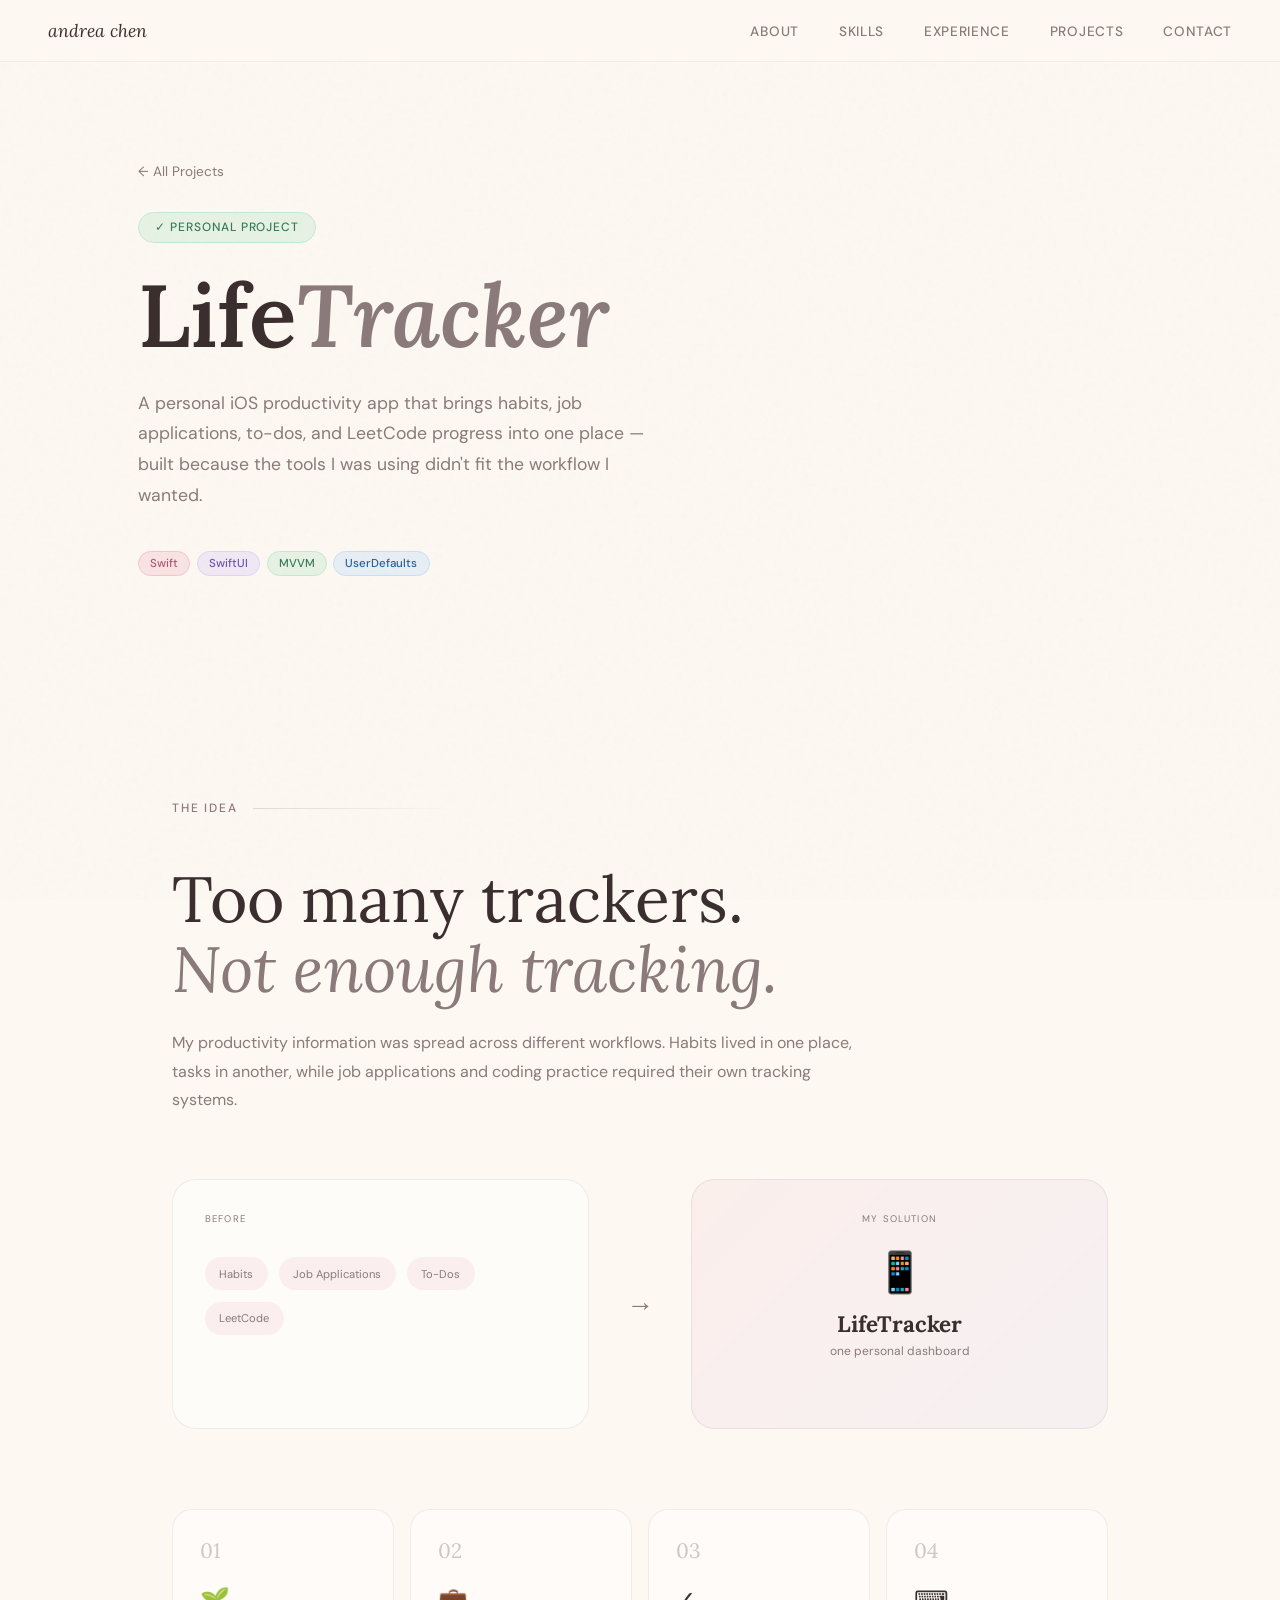
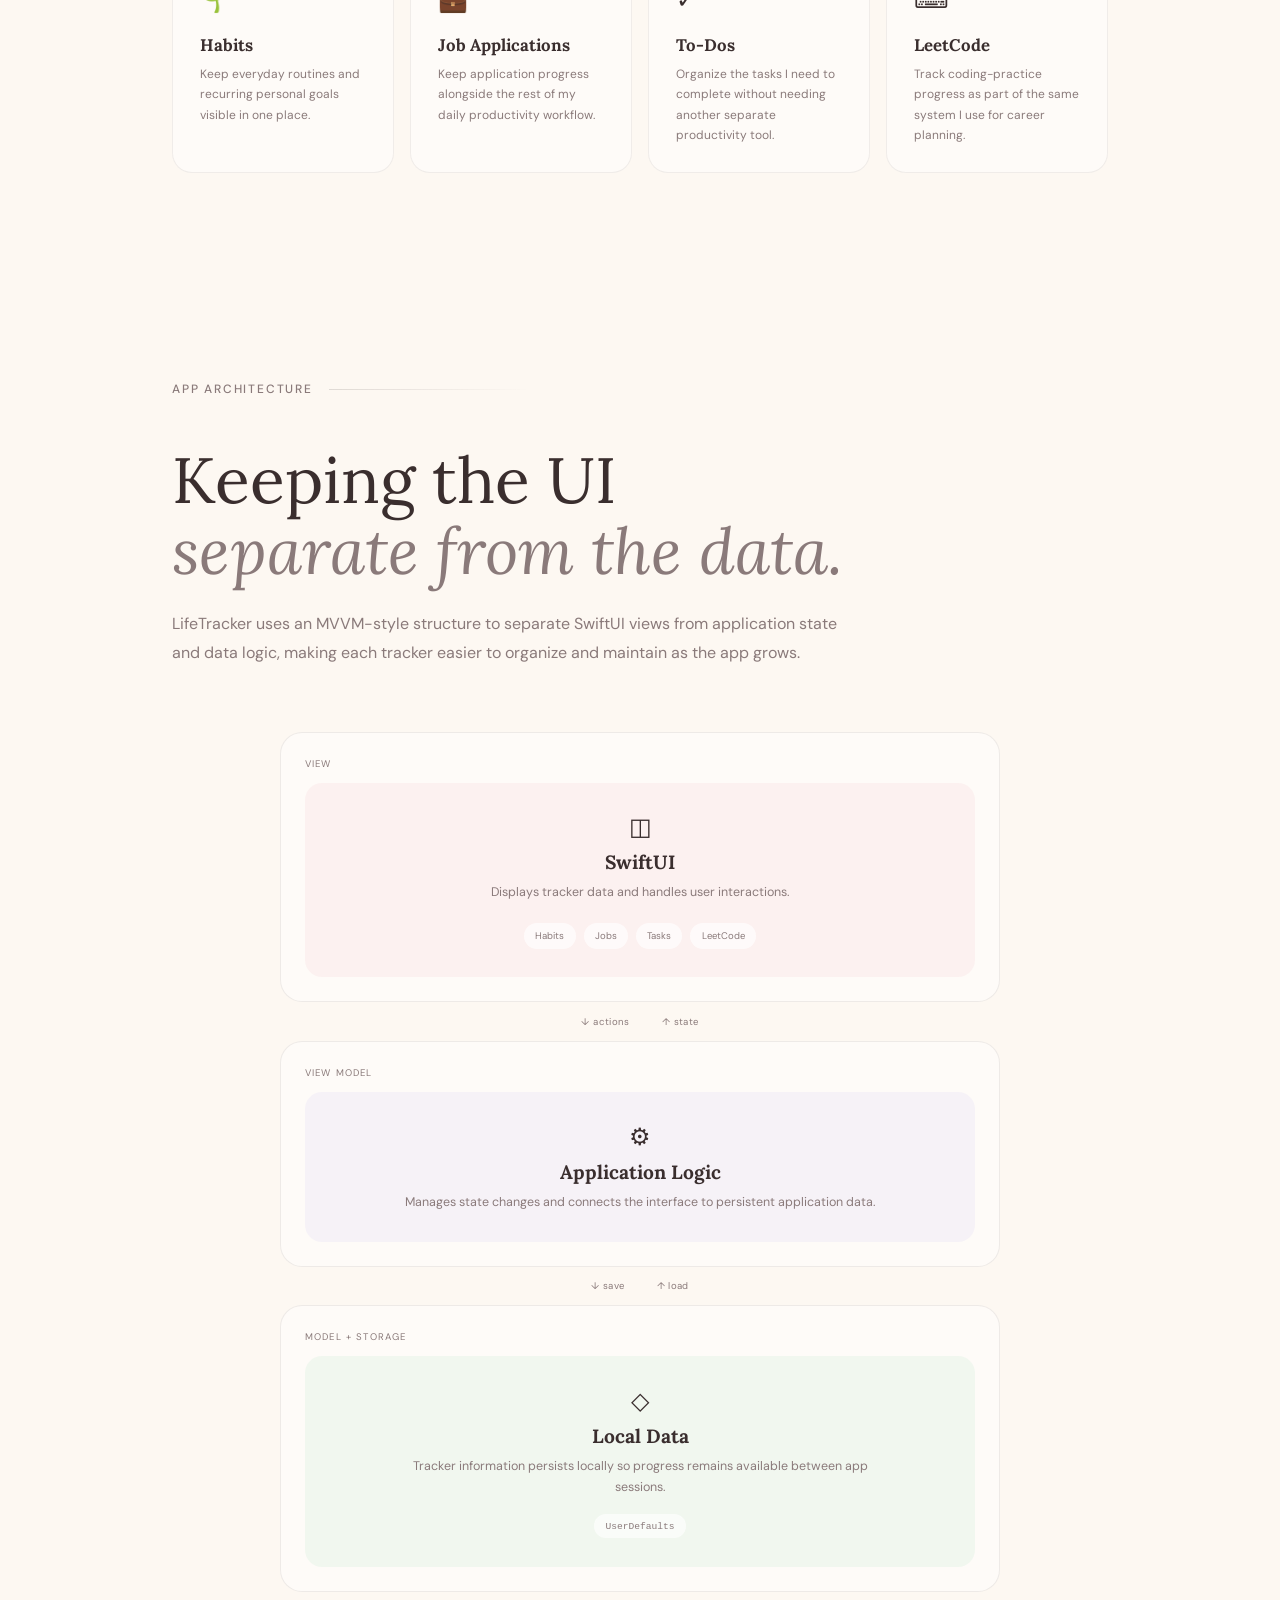
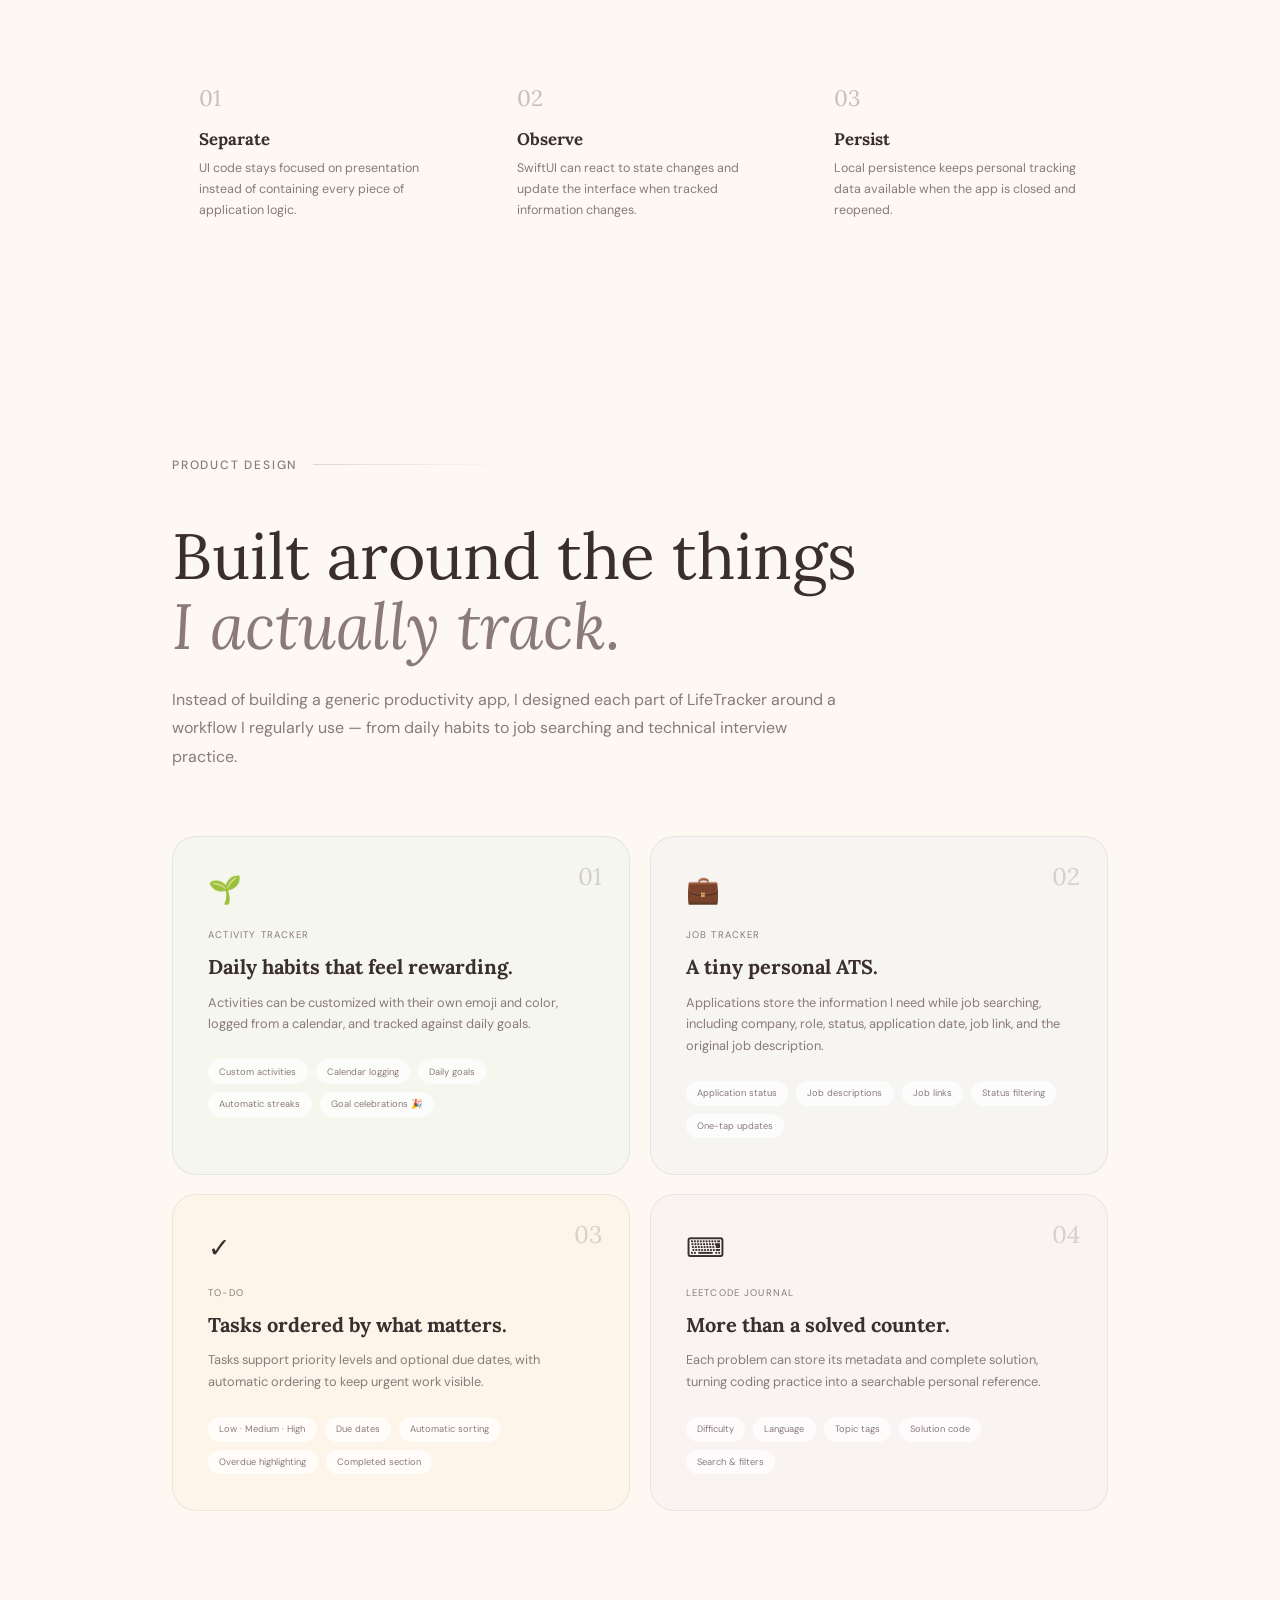
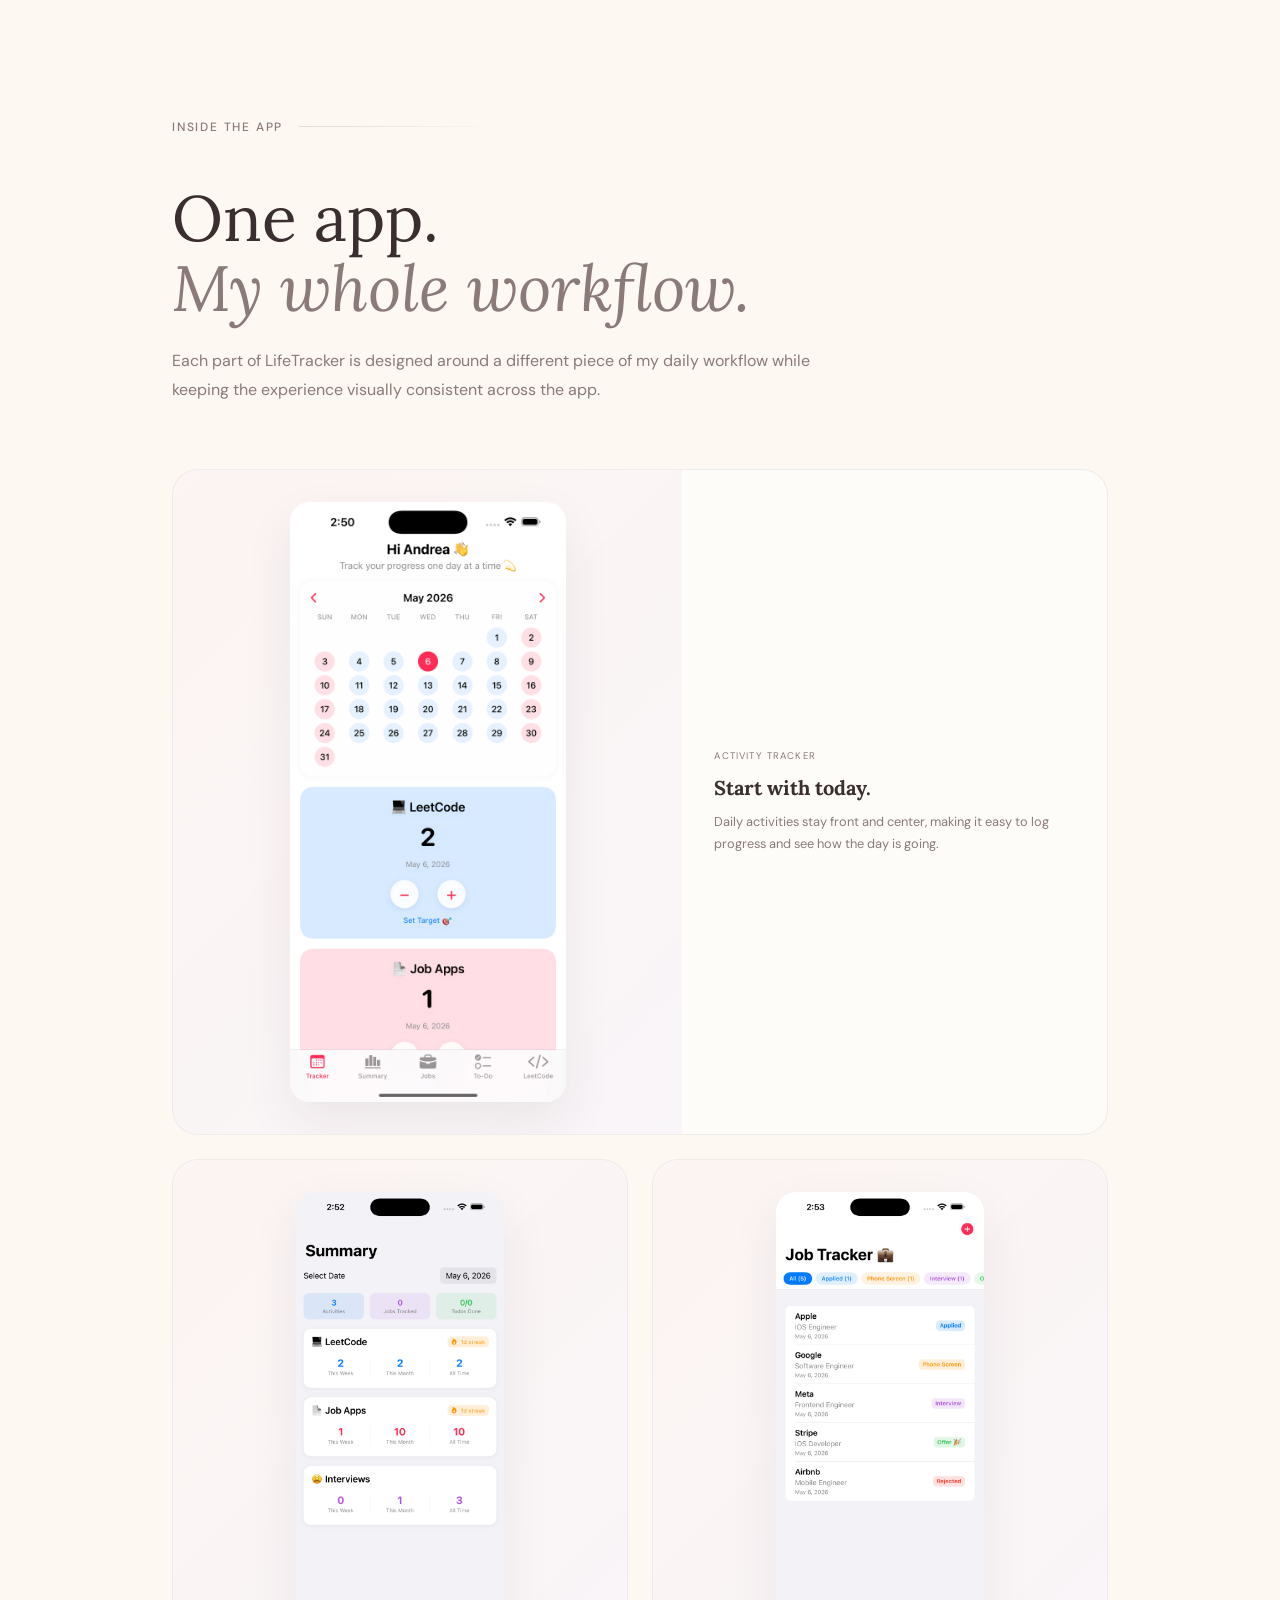
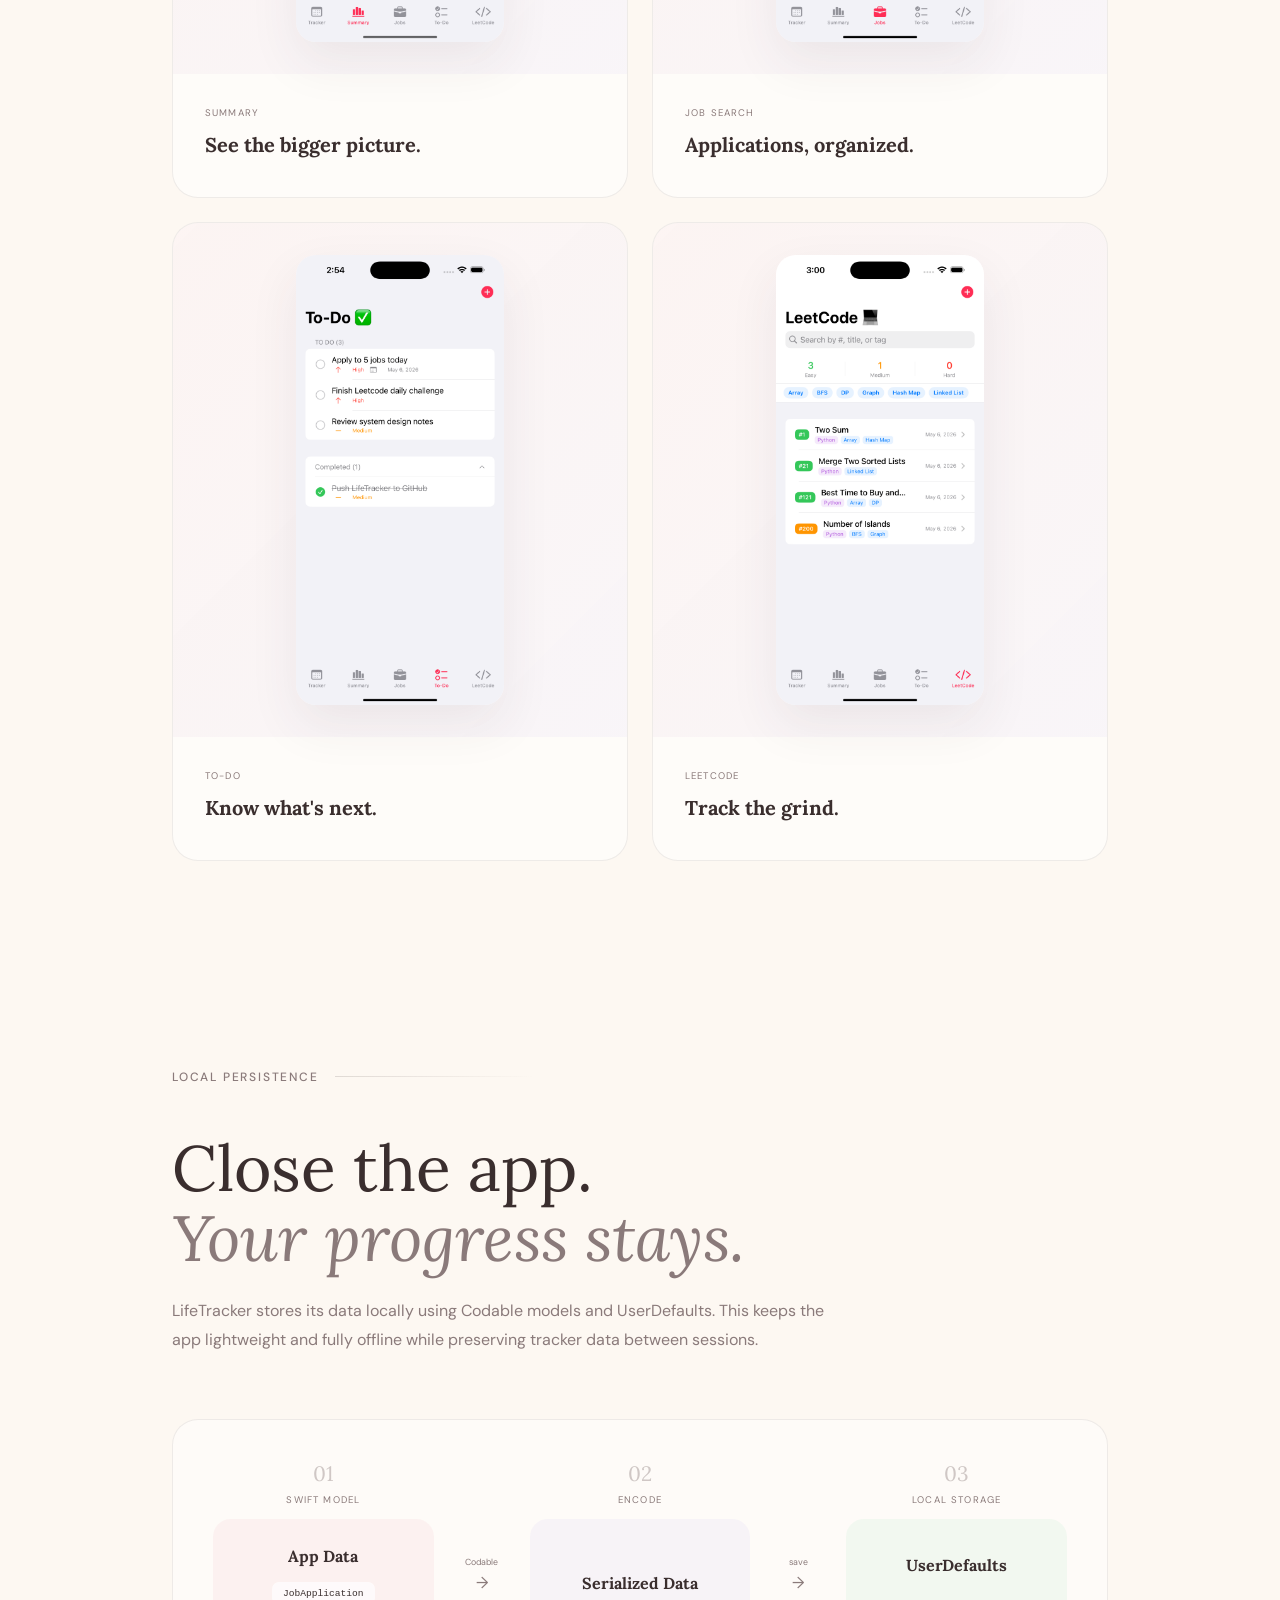
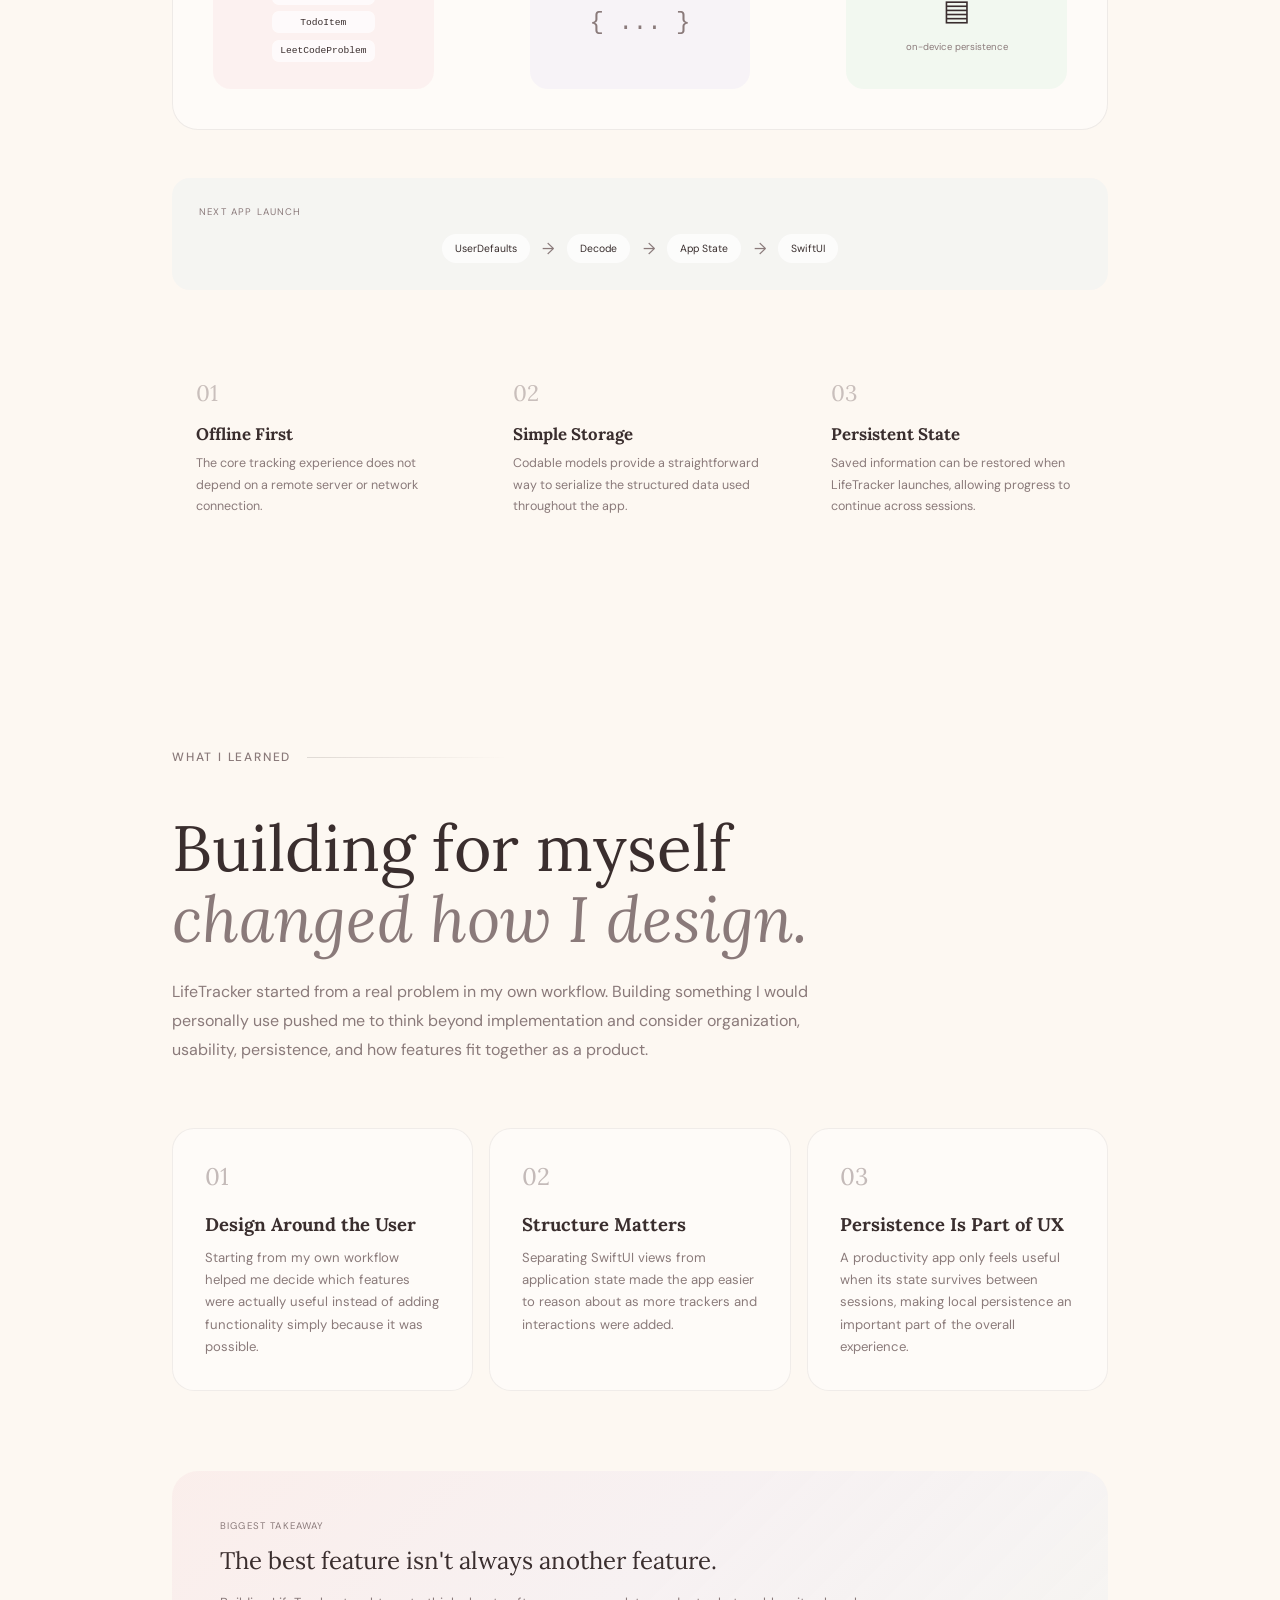
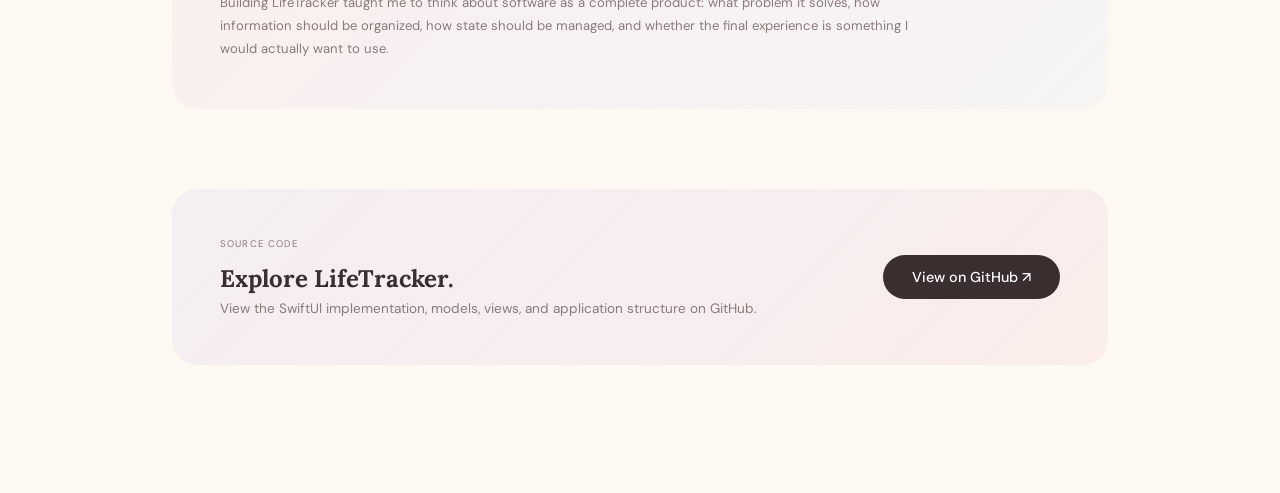
<file: projects/lifetracker/index.html>
<!DOCTYPE html>
<html lang="en">

<head>
  <meta charset="UTF-8">
  <meta name="viewport" content="width=device-width, initial-scale=1.0">

  <title>LifeTracker — Andrea Chen</title>

  <link rel="preconnect" href="https://fonts.googleapis.com">
  <link rel="preconnect" href="https://fonts.gstatic.com" crossorigin>

  <link
    href="https://fonts.googleapis.com/css2?family=Lora:ital,wght@0,400;0,600;1,400&family=DM+Sans:wght@300;400;500&display=swap"
    rel="stylesheet"
  >

  <link rel="stylesheet" href="../../style.css">
</head>

<body>

  <nav>
    <a class="nav-logo" href="../../index.html">andrea chen</a>

    <ul class="nav-links">
      <li><a href="../../index.html#about">About</a></li>
      <li><a href="../../index.html#skills">Skills</a></li>
      <li><a href="../../index.html#experience">Experience</a></li>
      <li><a href="../../index.html#projects">Projects</a></li>
      <li><a href="../../index.html#contact">Contact</a></li>
    </ul>
  </nav>


  <main>

    <!-- HERO -->
    <section class="project-hero">

      <a href="../../index.html#projects" class="back-link">
        ← All Projects
      </a>

      <div class="project-status completed-status">
        ✓ Personal Project
      </div>

      <h1>
        Life<em>Tracker</em>
      </h1>

      <p class="hero-desc">
        A personal iOS productivity app that brings habits,
        job applications, to-dos, and LeetCode progress into
        one place — built because the tools I was using didn't
        fit the workflow I wanted.
      </p>

      <div class="project-tech">
        <span class="tech-tag pill-rose">Swift</span>
        <span class="tech-tag pill-lavender">SwiftUI</span>
        <span class="tech-tag pill-mint">MVVM</span>
        <span class="tech-tag pill-sky">UserDefaults</span>
      </div>

    </section>


    <!-- WHY I BUILT IT -->
    <section class="life-section">

      <div class="section-label">THE IDEA</div>

      <h2 class="section-title">
        Too many trackers.<br>
        <em>Not enough tracking.</em>
      </h2>

      <p class="life-intro">
        My productivity information was spread across different
        workflows. Habits lived in one place, tasks in another,
        while job applications and coding practice required their
        own tracking systems.
      </p>


      <div class="life-problem">

        <div class="life-chaos">

          <span class="mini-label">BEFORE</span>

          <div class="chaos-items">
            <span>Habits</span>
            <span>Job Applications</span>
            <span>To-Dos</span>
            <span>LeetCode</span>
          </div>

        </div>


        <div class="life-problem-arrow">
          →
        </div>


        <div class="life-solution">

          <span class="mini-label">MY SOLUTION</span>

          <div class="life-app-icon">
            📱
          </div>

          <h3>LifeTracker</h3>

          <p>one personal dashboard</p>

        </div>

      </div>


      <!-- CORE FEATURES -->

      <div class="life-features">

        <div class="life-feature-card">
          <span>01</span>
          <div class="feature-icon">🌱</div>
          <h3>Habits</h3>
          <p>
            Keep everyday routines and recurring personal goals
            visible in one place.
          </p>
        </div>


        <div class="life-feature-card">
          <span>02</span>
          <div class="feature-icon">💼</div>
          <h3>Job Applications</h3>
          <p>
            Keep application progress alongside the rest of my
            daily productivity workflow.
          </p>
        </div>


        <div class="life-feature-card">
          <span>03</span>
          <div class="feature-icon">✓</div>
          <h3>To-Dos</h3>
          <p>
            Organize the tasks I need to complete without needing
            another separate productivity tool.
          </p>
        </div>


        <div class="life-feature-card">
          <span>04</span>
          <div class="feature-icon">⌨</div>
          <h3>LeetCode</h3>
          <p>
            Track coding-practice progress as part of the same
            system I use for career planning.
          </p>
        </div>

      </div>

    </section>

    <!-- APP ARCHITECTURE -->
    <section class="life-section">

      <div class="section-label">APP ARCHITECTURE</div>

      <h2 class="section-title">
        Keeping the UI<br>
        <em>separate from the data.</em>
      </h2>

      <p class="life-intro">
        LifeTracker uses an MVVM-style structure to separate SwiftUI views
        from application state and data logic, making each tracker easier
        to organize and maintain as the app grows.
      </p>


      <!-- MVVM VISUAL -->
      <div class="mvvm-demo">

        <!-- VIEW -->
        <div class="mvvm-layer">

          <span class="mini-label">VIEW</span>

          <div class="mvvm-box view-box">
            <div class="mvvm-icon">◫</div>

            <h3>SwiftUI</h3>

            <p>
              Displays tracker data and handles user interactions.
            </p>

            <div class="mvvm-tags">
              <span>Habits</span>
              <span>Jobs</span>
              <span>Tasks</span>
              <span>LeetCode</span>
            </div>
          </div>

        </div>


        <div class="mvvm-arrow">
          <span>↓ actions</span>
          <span>↑ state</span>
        </div>


        <!-- VIEWMODEL -->
        <div class="mvvm-layer">

          <span class="mini-label">VIEW MODEL</span>

          <div class="mvvm-box viewmodel-box">
            <div class="mvvm-icon">⚙</div>

            <h3>Application Logic</h3>

            <p>
              Manages state changes and connects the interface to
              persistent application data.
            </p>
          </div>

        </div>


        <div class="mvvm-arrow">
          <span>↓ save</span>
          <span>↑ load</span>
        </div>


        <!-- MODEL -->
        <div class="mvvm-layer">

          <span class="mini-label">MODEL + STORAGE</span>

          <div class="mvvm-box model-box">
            <div class="mvvm-icon">◇</div>

            <h3>Local Data</h3>

            <p>
              Tracker information persists locally so progress remains
              available between app sessions.
            </p>

            <div class="storage-pill">
              UserDefaults
            </div>
          </div>

        </div>

      </div>


      <!-- ARCHITECTURE BENEFITS -->
      <div class="life-architecture-grid">

        <div>
          <span>01</span>

          <h3>Separate</h3>

          <p>
            UI code stays focused on presentation instead of containing
            every piece of application logic.
          </p>
        </div>


        <div>
          <span>02</span>

          <h3>Observe</h3>

          <p>
            SwiftUI can react to state changes and update the interface
            when tracked information changes.
          </p>
        </div>


        <div>
          <span>03</span>

          <h3>Persist</h3>

          <p>
            Local persistence keeps personal tracking data available
            when the app is closed and reopened.
          </p>
        </div>

      </div>

    </section>

    <!-- PRODUCT FEATURES -->
    <section class="life-section">

      <div class="section-label">PRODUCT DESIGN</div>

      <h2 class="section-title">
        Built around the things<br>
        <em>I actually track.</em>
      </h2>

      <p class="life-intro">
        Instead of building a generic productivity app, I designed each
        part of LifeTracker around a workflow I regularly use — from
        daily habits to job searching and technical interview practice.
      </p>


      <div class="life-product-grid">

        <!-- HABITS -->
        <div class="life-product-card">

          <div class="product-card-number">01</div>
          <div class="product-card-icon">🌱</div>

          <span class="mini-label">ACTIVITY TRACKER</span>

          <h3>Daily habits that feel rewarding.</h3>

          <p>
            Activities can be customized with their own emoji and color,
            logged from a calendar, and tracked against daily goals.
          </p>

          <div class="product-feature-list">
            <span>Custom activities</span>
            <span>Calendar logging</span>
            <span>Daily goals</span>
            <span>Automatic streaks</span>
            <span>Goal celebrations 🎉</span>
          </div>

        </div>


        <!-- JOBS -->
        <div class="life-product-card">

          <div class="product-card-number">02</div>
          <div class="product-card-icon">💼</div>

          <span class="mini-label">JOB TRACKER</span>

          <h3>A tiny personal ATS.</h3>

          <p>
            Applications store the information I need while job searching,
            including company, role, status, application date, job link,
            and the original job description.
          </p>

          <div class="product-feature-list">
            <span>Application status</span>
            <span>Job descriptions</span>
            <span>Job links</span>
            <span>Status filtering</span>
            <span>One-tap updates</span>
          </div>

        </div>


        <!-- TODO -->
        <div class="life-product-card">

          <div class="product-card-number">03</div>
          <div class="product-card-icon">✓</div>

          <span class="mini-label">TO-DO</span>

          <h3>Tasks ordered by what matters.</h3>

          <p>
            Tasks support priority levels and optional due dates, with
            automatic ordering to keep urgent work visible.
          </p>

          <div class="product-feature-list">
            <span>Low · Medium · High</span>
            <span>Due dates</span>
            <span>Automatic sorting</span>
            <span>Overdue highlighting</span>
            <span>Completed section</span>
          </div>

        </div>


        <!-- LEETCODE -->
        <div class="life-product-card">

          <div class="product-card-number">04</div>
          <div class="product-card-icon">⌨</div>

          <span class="mini-label">LEETCODE JOURNAL</span>

          <h3>More than a solved counter.</h3>

          <p>
            Each problem can store its metadata and complete solution,
            turning coding practice into a searchable personal reference.
          </p>

          <div class="product-feature-list">
            <span>Difficulty</span>
            <span>Language</span>
            <span>Topic tags</span>
            <span>Solution code</span>
            <span>Search & filters</span>
          </div>

        </div>

      </div>

    </section>

    <!-- APP SHOWCASE -->
    <section class="life-section">

      <div class="section-label">INSIDE THE APP</div>

      <h2 class="section-title">
        One app.<br>
        <em>My whole workflow.</em>
      </h2>

      <p class="life-intro">
        Each part of LifeTracker is designed around a different piece
        of my daily workflow while keeping the experience visually
        consistent across the app.
      </p>


      <div class="life-showcase">

        <div class="showcase-item showcase-large">

          <div class="showcase-image">
            <img
              src="images/tracker.png"
              alt="LifeTracker activity tracker screen"
            >
          </div>

          <div class="showcase-copy">
            <span class="mini-label">ACTIVITY TRACKER</span>
            <h3>Start with today.</h3>

            <p>
              Daily activities stay front and center, making it easy
              to log progress and see how the day is going.
            </p>
          </div>

        </div>


        <div class="showcase-item">

          <div class="showcase-image">
            <img
              src="images/summary.png"
              alt="LifeTracker summary screen"
            >
          </div>

          <div class="showcase-copy">
            <span class="mini-label">SUMMARY</span>
            <h3>See the bigger picture.</h3>
          </div>

        </div>


        <div class="showcase-item">

          <div class="showcase-image">
            <img
              src="images/jobs.png"
              alt="LifeTracker job application tracker"
            >
          </div>

          <div class="showcase-copy">
            <span class="mini-label">JOB SEARCH</span>
            <h3>Applications, organized.</h3>
          </div>

        </div>


        <div class="showcase-item">

          <div class="showcase-image">
            <img
              src="images/todo.png"
              alt="LifeTracker to-do list"
            >
          </div>

          <div class="showcase-copy">
            <span class="mini-label">TO-DO</span>
            <h3>Know what's next.</h3>
          </div>

        </div>


        <div class="showcase-item">

          <div class="showcase-image">
            <img
              src="images/leetcode.png"
              alt="LifeTracker LeetCode journal"
            >
          </div>

          <div class="showcase-copy">
            <span class="mini-label">LEETCODE</span>
            <h3>Track the grind.</h3>
          </div>

        </div>

      </div>

    </section>

    <!-- LOCAL PERSISTENCE -->
    <section class="life-section">

      <div class="section-label">LOCAL PERSISTENCE</div>

      <h2 class="section-title">
        Close the app.<br>
        <em>Your progress stays.</em>
      </h2>

      <p class="life-intro">
        LifeTracker stores its data locally using Codable models and
        UserDefaults. This keeps the app lightweight and fully offline
        while preserving tracker data between sessions.
      </p>


      <!-- DATA FLOW -->
      <div class="persistence-demo">

        <!-- MODEL -->
        <div class="persistence-step">

          <span class="persistence-number">01</span>
          <span class="mini-label">SWIFT MODEL</span>

          <div class="persistence-box model-data">
            <h3>App Data</h3>

            <div class="data-example">
              <code>JobApplication</code>
              <code>TodoItem</code>
              <code>LeetCodeProblem</code>
            </div>
          </div>

        </div>


        <div class="persistence-arrow">
          <span>Codable</span>
          →
        </div>


        <!-- ENCODE -->
        <div class="persistence-step">

          <span class="persistence-number">02</span>
          <span class="mini-label">ENCODE</span>

          <div class="persistence-box encoded-data">
            <h3>Serialized Data</h3>

            <div class="data-symbol">
              { ... }
            </div>
          </div>

        </div>


        <div class="persistence-arrow">
          <span>save</span>
          →
        </div>


        <!-- STORAGE -->
        <div class="persistence-step">

          <span class="persistence-number">03</span>
          <span class="mini-label">LOCAL STORAGE</span>

          <div class="persistence-box stored-data">
            <h3>UserDefaults</h3>

            <div class="storage-icon">▤</div>

            <small>on-device persistence</small>
          </div>

        </div>

      </div>


      <!-- LOAD FLOW -->
      <div class="persistence-load">

        <span class="mini-label">NEXT APP LAUNCH</span>

        <div class="load-flow">
          <span>UserDefaults</span>
          <strong>→</strong>
          <span>Decode</span>
          <strong>→</strong>
          <span>App State</span>
          <strong>→</strong>
          <span>SwiftUI</span>
        </div>

      </div>


      <!-- WHY LOCAL -->
      <div class="persistence-benefits">

        <div>
          <span>01</span>

          <h3>Offline First</h3>

          <p>
            The core tracking experience does not depend on a remote
            server or network connection.
          </p>
        </div>


        <div>
          <span>02</span>

          <h3>Simple Storage</h3>

          <p>
            Codable models provide a straightforward way to serialize
            the structured data used throughout the app.
          </p>
        </div>


        <div>
          <span>03</span>

          <h3>Persistent State</h3>

          <p>
            Saved information can be restored when LifeTracker launches,
            allowing progress to continue across sessions.
          </p>
        </div>

      </div>

    </section>

    <!-- WHAT I LEARNED -->
    <section class="life-section">

      <div class="section-label">WHAT I LEARNED</div>

      <h2 class="section-title">
        Building for myself<br>
        <em>changed how I design.</em>
      </h2>

      <p class="life-intro">
        LifeTracker started from a real problem in my own workflow.
        Building something I would personally use pushed me to think
        beyond implementation and consider organization, usability,
        persistence, and how features fit together as a product.
      </p>


      <div class="learning-grid">

        <div class="learning-card">
          <span>01</span>

          <h3>Design Around the User</h3>

          <p>
            Starting from my own workflow helped me decide which features
            were actually useful instead of adding functionality simply
            because it was possible.
          </p>
        </div>


        <div class="learning-card">
          <span>02</span>

          <h3>Structure Matters</h3>

          <p>
            Separating SwiftUI views from application state made the app
            easier to reason about as more trackers and interactions were
            added.
          </p>
        </div>


        <div class="learning-card">
          <span>03</span>

          <h3>Persistence Is Part of UX</h3>

          <p>
            A productivity app only feels useful when its state survives
            between sessions, making local persistence an important part
            of the overall experience.
          </p>
        </div>

      </div>


      <!-- FINAL TAKEAWAY -->
      <div class="life-takeaway">

        <span class="mini-label">BIGGEST TAKEAWAY</span>

        <h3>
          The best feature isn't always another feature.
        </h3>

        <p>
          Building LifeTracker taught me to think about software as a
          complete product: what problem it solves, how information should
          be organized, how state should be managed, and whether the final
          experience is something I would actually want to use.
        </p>

      </div>


      <!-- SOURCE CODE -->
      <div class="project-source">

        <div>
          <span class="mini-label">SOURCE CODE</span>

          <h3>Explore LifeTracker.</h3>

          <p>
            View the SwiftUI implementation, models, views, and application
            structure on GitHub.
          </p>
        </div>

        <a
          href="https://github.com/bruhitsyandrea/LifeTracker"
          target="_blank"
          rel="noopener noreferrer"
          class="btn btn-primary"
        >
          View on GitHub ↗
        </a>

      </div>

    </section>

  </main>

</body>
</html>
</file>
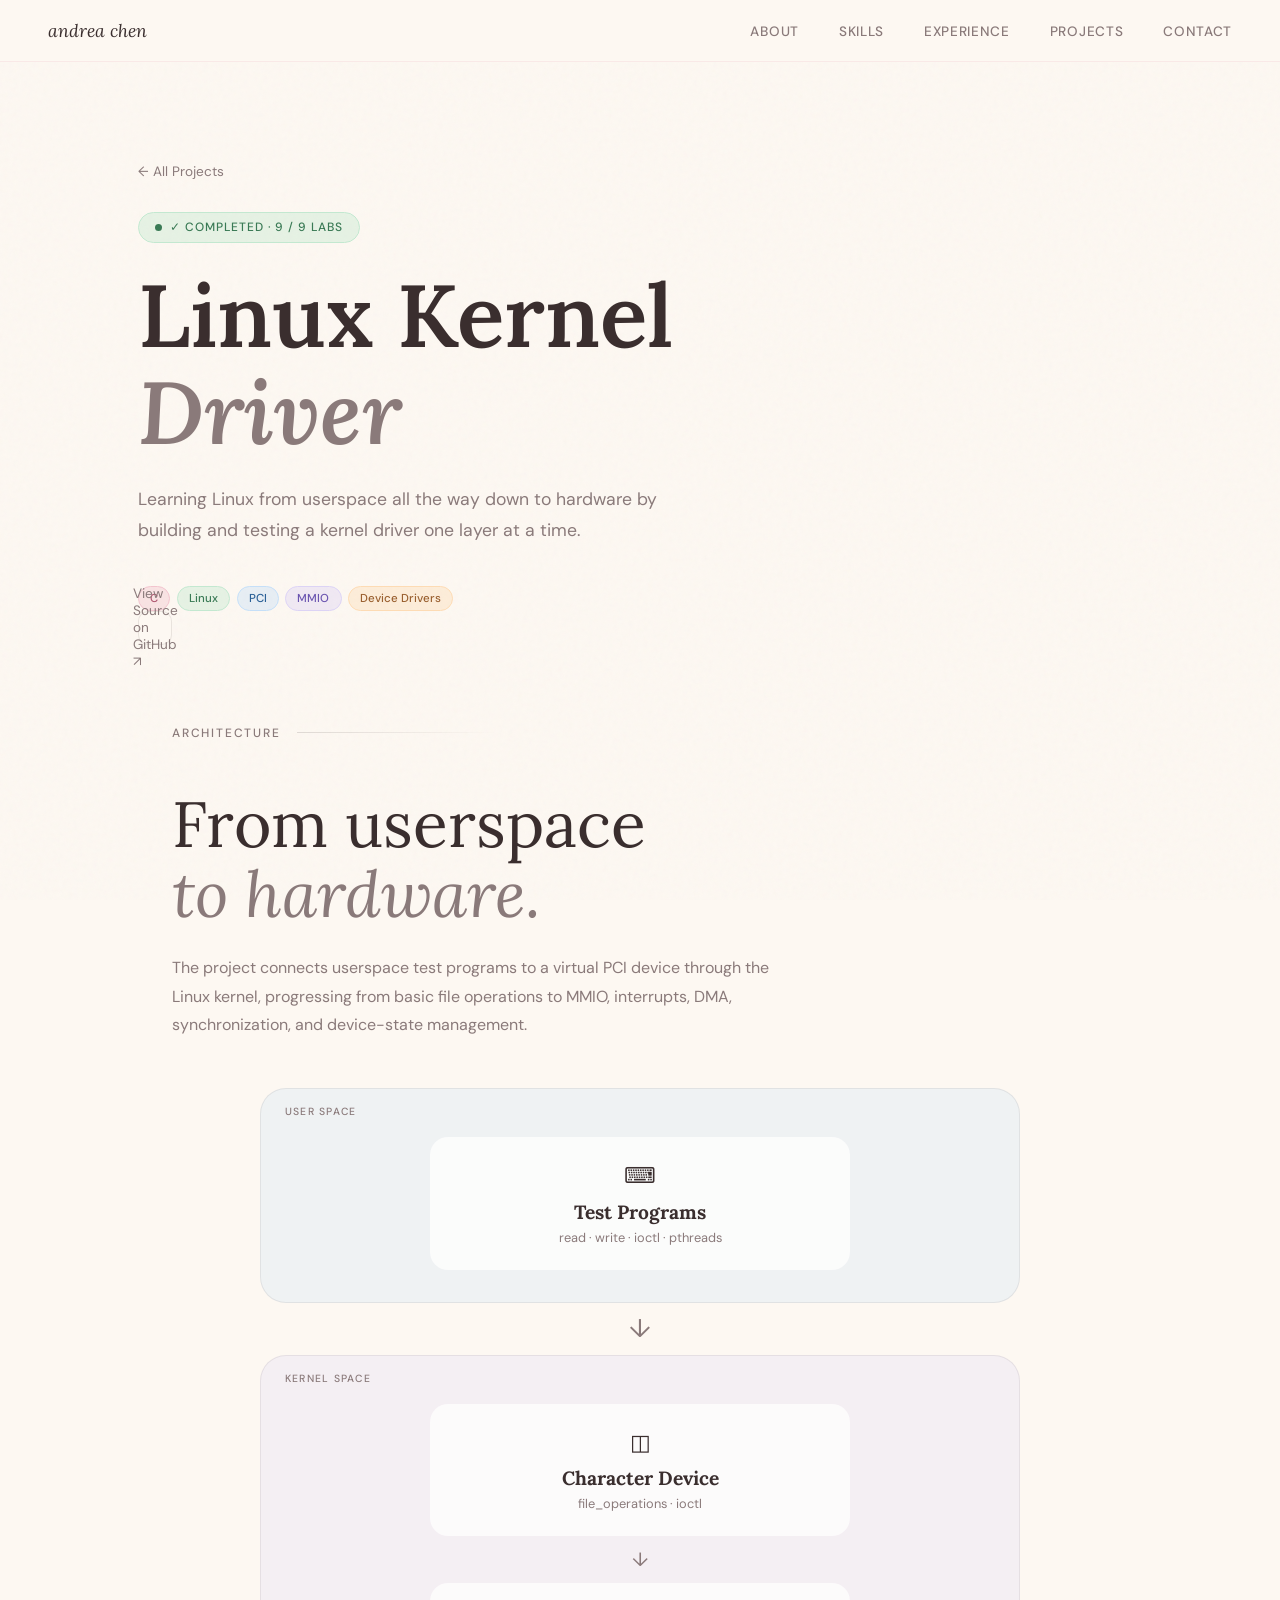
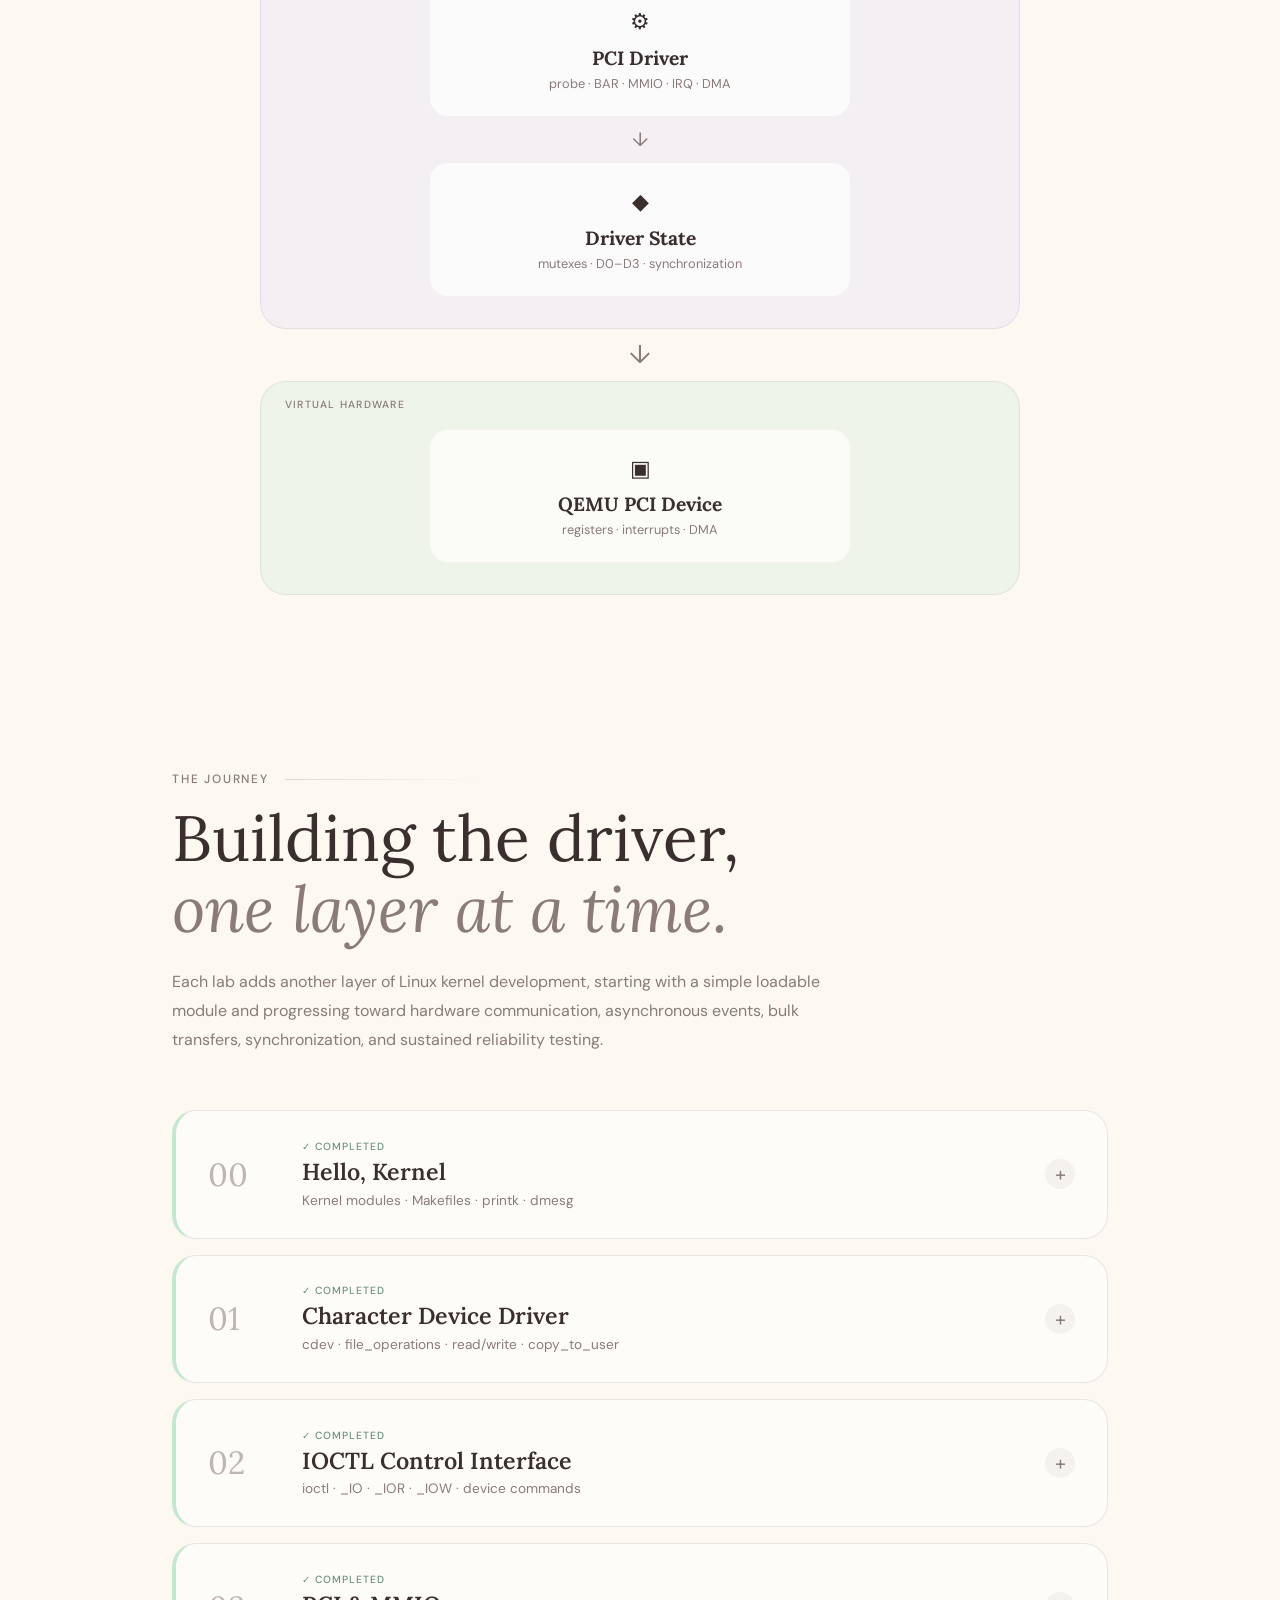
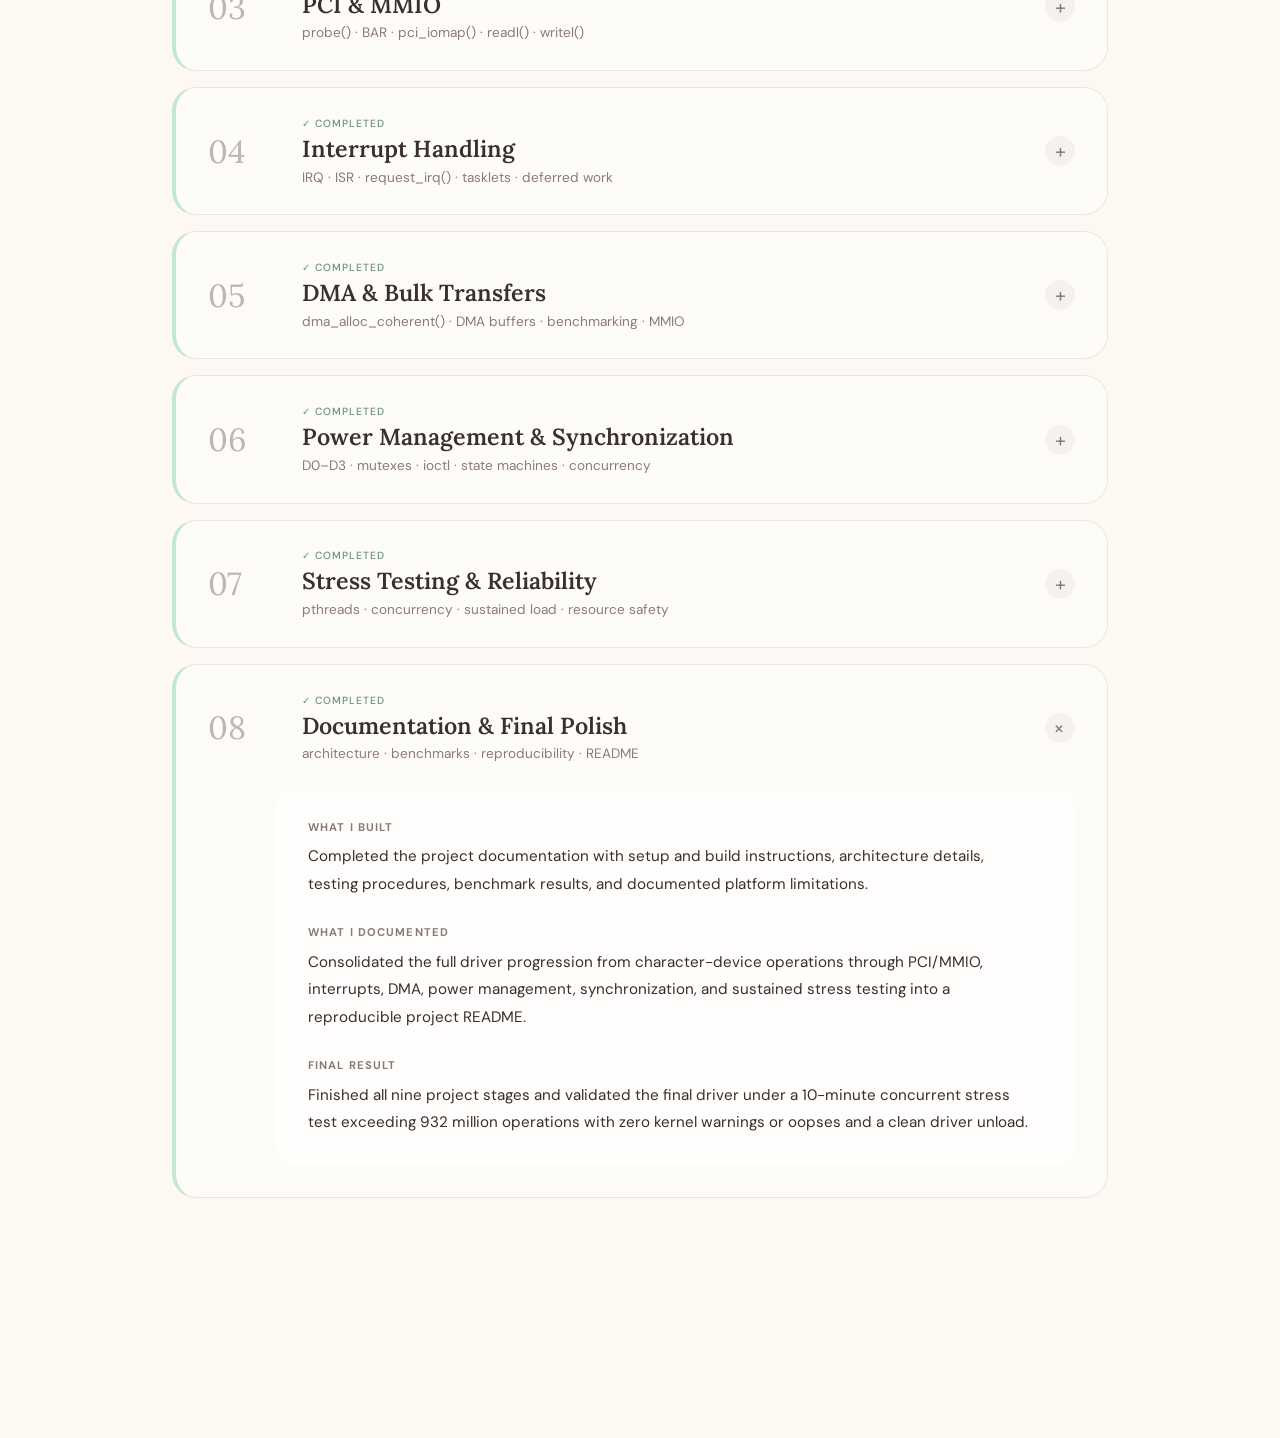
<file: projects/linux-kernel-driver/index.html>
<!DOCTYPE html>
<html lang="en">

<head>
  <meta charset="UTF-8">
  <meta name="viewport" content="width=device-width, initial-scale=1.0">

  <title>Linux Kernel Driver — Andrea Chen</title>

  <link rel="preconnect" href="https://fonts.googleapis.com">
  <link rel="preconnect" href="https://fonts.gstatic.com" crossorigin>

  <link
    href="https://fonts.googleapis.com/css2?family=Lora:ital,wght@0,400;0,600;1,400&family=DM+Sans:wght@300;400;500&display=swap"
    rel="stylesheet">

  <link rel="stylesheet" href="../../style.css">
</head>

<body>

  <nav>
    <a class="nav-logo" href="../../index.html">andrea chen</a>

    <ul class="nav-links">
      <li><a href="../../index.html#about">About</a></li>
      <li><a href="../../index.html#skills">Skills</a></li>
      <li><a href="../../index.html#experience">Experience</a></li>
      <li><a href="../../index.html#projects">Projects</a></li>
      <li><a href="../../index.html#contact">Contact</a></li>
    </ul>
  </nav>

  <main>

    <!-- PROJECT HERO -->
    <section class="project-hero">

      <a href="../../index.html#projects" class="back-link">← All Projects</a>

      <div class="project-status">
        <span class="status-dot"></span>
        ✓ Completed · 9 / 9 Labs
      </div>

      <h1>
        Linux Kernel<br>
        <em>Driver</em>
      </h1>

      <p class="hero-desc">
        Learning Linux from userspace all the way down to hardware
        by building and testing a kernel driver one layer at a time.
      </p>

      <div class="project-tech">
        <span class="tech-tag pill-rose">C</span>
        <span class="tech-tag pill-mint">Linux</span>
        <span class="tech-tag pill-sky">PCI</span>
        <span class="tech-tag pill-lavender">MMIO</span>
        <span class="tech-tag pill-peach">Device Drivers</span>
      </div>

      <div class="project-links">
        <a
          href="https://github.com/bruhitsyandrea/LinuxKernelDriver"
          target="_blank"
          rel="noopener noreferrer"
          class="project-link">
          View Source on GitHub ↗
        </a>
      </div>


      <!-- ARCHITECTURE -->
      <section class="architecture-section">

        <div class="section-label">ARCHITECTURE</div>

        <h2 class="section-title">
          From userspace<br>
          <em>to hardware.</em>
        </h2>

        <p class="architecture-intro">
          The project connects userspace test programs to a virtual PCI
          device through the Linux kernel, progressing from basic file
          operations to MMIO, interrupts, DMA, synchronization, and
          device-state management.
        </p>

        <div class="architecture-flow">

          <div class="arch-layer user-layer">
            <span class="arch-zone">USER SPACE</span>

            <div class="arch-box">
              <span class="arch-icon">⌨</span>
              <h3>Test Programs</h3>
              <p>read · write · ioctl · pthreads</p>
            </div>
          </div>

          <div class="arch-arrow">↓</div>

          <div class="arch-layer kernel-layer">
            <span class="arch-zone">KERNEL SPACE</span>

            <div class="kernel-flow">

              <div class="arch-box">
                <span class="arch-icon">◫</span>
                <h3>Character Device</h3>
                <p>file_operations · ioctl</p>
              </div>

              <div class="mini-arrow">↓</div>

              <div class="arch-box">
                <span class="arch-icon">⚙</span>
                <h3>PCI Driver</h3>
                <p>probe · BAR · MMIO · IRQ · DMA</p>
              </div>

              <div class="mini-arrow">↓</div>

              <div class="arch-box">
                <span class="arch-icon">◆</span>
                <h3>Driver State</h3>
                <p>mutexes · D0–D3 · synchronization</p>
              </div>

            </div>
          </div>

          <div class="arch-arrow">↓</div>

          <div class="arch-layer hardware-layer">
            <span class="arch-zone">VIRTUAL HARDWARE</span>

            <div class="arch-box">
              <span class="arch-icon">▣</span>
              <h3>QEMU PCI Device</h3>
              <p>registers · interrupts · DMA</p>
            </div>
          </div>

        </div>

      </section>


      <!-- LAB JOURNEY -->
      <section class="lab-section">

        <div class="section-label">THE JOURNEY</div>

        <h2 class="section-title">
          Building the driver,<br>
          <em>one layer at a time.</em>
        </h2>

        <p class="lab-intro">
          Each lab adds another layer of Linux kernel development,
          starting with a simple loadable module and progressing toward
          hardware communication, asynchronous events, bulk transfers,
          synchronization, and sustained reliability testing.
        </p>


        <!-- LAB 0 -->
        <details class="lab-card completed">
          <summary>
            <div class="lab-number">00</div>

            <div class="lab-heading">
              <span class="lab-status">✓ COMPLETED</span>
              <h3>Hello, Kernel</h3>
              <p>Kernel modules · Makefiles · printk · dmesg</p>
            </div>

            <span class="lab-toggle">+</span>
          </summary>

          <div class="lab-content">
            <h4>What I built</h4>
            <p>
              My first loadable Linux kernel module. I built the module
              against the running kernel, loaded it with insmod, inspected
              its output through dmesg, and safely unloaded it with rmmod.
            </p>

            <h4>What I learned</h4>
            <p>
              This lab introduced me to the lifecycle of a kernel module
              and how kernel code is compiled, loaded, executed, and removed
              separately from normal userspace programs.
            </p>
          </div>
        </details>


        <!-- LAB 1 -->
        <details class="lab-card completed">
          <summary>
            <div class="lab-number">01</div>

            <div class="lab-heading">
              <span class="lab-status">✓ COMPLETED</span>
              <h3>Character Device Driver</h3>
              <p>cdev · file_operations · read/write · copy_to_user</p>
            </div>

            <span class="lab-toggle">+</span>
          </summary>

          <div class="lab-content">
            <h4>What I built</h4>
            <p>
              A character device backed by an in-kernel buffer with
              open, release, read, and write operations, plus a userspace
              C program for testing communication with the driver.
            </p>

            <h4>What I learned</h4>
            <p>
              I learned how the Linux VFS connects userspace operations
              to driver functions through struct file_operations and why
              data crossing the userspace/kernel boundary must use
              copy_to_user() and copy_from_user().
            </p>
          </div>
        </details>


        <!-- LAB 2 -->
        <details class="lab-card completed">
          <summary>
            <div class="lab-number">02</div>

            <div class="lab-heading">
              <span class="lab-status">✓ COMPLETED</span>
              <h3>IOCTL Control Interface</h3>
              <p>ioctl · _IO · _IOR · _IOW · device commands</p>
            </div>

            <span class="lab-toggle">+</span>
          </summary>

          <div class="lab-content">
            <h4>What I built</h4>
            <p>
              Extended the character driver with an ioctl interface for
              device-specific commands such as resetting the device,
              querying its status, and changing its operating mode.
            </p>

            <h4>What I learned</h4>
            <p>
              I learned why read and write are not enough for many real
              devices and how ioctl provides a structured control interface
              between userspace applications and kernel drivers.
            </p>
          </div>
        </details>


        <!-- LAB 3 -->
        <details class="lab-card completed">
          <summary>
            <div class="lab-number">03</div>

            <div class="lab-heading">
              <span class="lab-status">✓ COMPLETED</span>
              <h3>PCI & MMIO</h3>
              <p>probe() · BAR · pci_iomap() · readl() · writel()</p>
            </div>

            <span class="lab-toggle">+</span>
          </summary>

          <div class="lab-content">
            <h4>What I built</h4>
            <p>
              A PCI driver that binds to a virtual QEMU device, maps its
              Base Address Register into kernel address space, and performs
              register-level reads and writes through MMIO.
            </p>

            <h4>What I learned</h4>
            <p>
              This was where the project moved from a software-only character
              device into hardware-style driver development. I learned how
              the PCI subsystem discovers devices, invokes probe(), maps
              device registers, and allows a driver to communicate with
              hardware through memory-mapped I/O.
            </p>
          </div>
        </details>


        <!-- LAB 4 -->
        <details class="lab-card completed">
          <summary>
            <div class="lab-number">04</div>

            <div class="lab-heading">
              <span class="lab-status">✓ COMPLETED</span>
              <h3>Interrupt Handling</h3>
              <p>IRQ · ISR · request_irq() · tasklets · deferred work</p>
            </div>

            <span class="lab-toggle">+</span>
          </summary>

          <div class="lab-content">
            <h4>What I built</h4>
            <p>
              Added interrupt-driven behavior to the PCI driver using
              request_irq(), with a top-half interrupt handler that
              acknowledges device events and defers additional processing
              to a tasklet bottom half.
            </p>

            <h4>What I validated</h4>
            <p>
              Verified the interrupt path with a 20-trigger rapid-fire
              stress test with zero dropped events.
            </p>

            <h4>What I learned</h4>
            <p>
              I learned why expensive processing should not happen in
              hard-IRQ context and how the top-half/bottom-half model lets
              a driver acknowledge hardware quickly while safely deferring
              additional work.
            </p>
          </div>
        </details>


        <!-- LAB 5 -->
        <details class="lab-card completed">
          <summary>
            <div class="lab-number">05</div>

            <div class="lab-heading">
              <span class="lab-status">✓ COMPLETED</span>
              <h3>DMA & Bulk Transfers</h3>
              <p>dma_alloc_coherent() · DMA buffers · benchmarking · MMIO</p>
            </div>

            <span class="lab-toggle">+</span>
          </summary>

          <div class="lab-content">
            <h4>What I built</h4>
            <p>
              Allocated a 1 MB DMA-coherent buffer with
              dma_alloc_coherent(), verified bulk-transfer contents
              byte-for-byte, and benchmarked the simulated bulk-transfer
              path against a naive per-word MMIO readl() loop.
            </p>

            <h4>What I measured</h4>
            <p>
              The simulated bulk path completed in approximately 19 μs,
              compared with more than 300 ms for the intentionally naive
              MMIO baseline.
            </p>

            <h4>Engineering constraint</h4>
            <p>
              Native EDU DMA could not be exercised on the QEMU ARM virt
              platform because of the device's 28-bit DMA addressing
              constraint. I documented the limitation and used a coherent
              buffer simulation to exercise the Linux DMA allocation API
              without presenting the result as hardware DMA performance.
            </p>

            <h4>What I learned</h4>
            <p>
              I learned how Linux provides DMA-safe memory, why DMA
              addressing capabilities depend on both the device and
              platform, and how bulk-transfer designs reduce the overhead
              associated with repeated register-level I/O.
            </p>
          </div>
        </details>


        <!-- LAB 6 -->
        <details class="lab-card completed">
          <summary>
            <div class="lab-number">06</div>

            <div class="lab-heading">
              <span class="lab-status">✓ COMPLETED</span>
              <h3>Power Management & Synchronization</h3>
              <p>D0–D3 · mutexes · ioctl · state machines · concurrency</p>
            </div>

            <span class="lab-toggle">+</span>
          </summary>

          <div class="lab-content">
            <h4>What I built</h4>
            <p>
              Implemented a D0–D3 power-state machine with a transition
              table that permits only valid adjacent state changes. The
              interface is exposed to userspace through the /dev/edu_pm
              misc device and ioctl commands.
            </p>

            <h4>How I synchronized it</h4>
            <p>
              Protected shared power-state transitions with a kernel mutex
              so concurrent userspace requests cannot modify the state
              machine simultaneously.
            </p>

            <h4>What I validated</h4>
            <p>
              Verified that invalid transitions such as D0 → D3 are
              rejected and stress-tested the state machine with four
              concurrent threads performing 200 total operations without
              corrupted device state.
            </p>

            <h4>What I learned</h4>
            <p>
              I learned how kernel drivers protect shared state under
              concurrency, when mutex-based synchronization is appropriate,
              and how explicit state machines enforce safe transitions
              across userspace requests.
            </p>
          </div>
        </details>


        <!-- LAB 7 -->
        <details class="lab-card completed">
          <summary>
            <div class="lab-number">07</div>

            <div class="lab-heading">
              <span class="lab-status">✓ COMPLETED</span>
              <h3>Stress Testing & Reliability</h3>
              <p>pthreads · concurrency · sustained load · resource safety</p>
            </div>

            <span class="lab-toggle">+</span>
          </summary>

          <div class="lab-content">
            <h4>What I built</h4>
            <p>
              Built a multithreaded stress harness that continuously
              exercised read, write, and ioctl operations across four
              concurrent threads during a sustained 10-minute test.
            </p>

            <h4>What I validated</h4>
            <p>
              The driver completed more than 932 million operations with
              zero kernel warnings or oopses, then unloaded cleanly with
              no orphaned resources.
            </p>

            <h4>What I found</h4>
            <p>
              The stress test confirmed kernel-level stability while also
              exposing a remaining limitation: the internal character-device
              buffer is not fully synchronized for cross-thread read
              consistency.
            </p>

            <h4>What I learned</h4>
            <p>
              I learned how sustained concurrent testing can expose driver
              correctness and lifecycle issues that sequential tests may
              miss, and how to distinguish kernel stability from
              application-level data consistency under concurrent access.
            </p>
          </div>
        </details>


        <!-- LAB 8 -->
        <details class="lab-card completed" open>
          <summary>
            <div class="lab-number">08</div>

            <div class="lab-heading">
              <span class="lab-status">✓ COMPLETED</span>
              <h3>Documentation & Final Polish</h3>
              <p>architecture · benchmarks · reproducibility · README</p>
            </div>

            <span class="lab-toggle">+</span>
          </summary>

          <div class="lab-content">
            <h4>What I built</h4>
            <p>
              Completed the project documentation with setup and build
              instructions, architecture details, testing procedures,
              benchmark results, and documented platform limitations.
            </p>

            <h4>What I documented</h4>
            <p>
              Consolidated the full driver progression from character-device
              operations through PCI/MMIO, interrupts, DMA, power management,
              synchronization, and sustained stress testing into a reproducible
              project README.
            </p>

            <h4>Final result</h4>
            <p>
              Finished all nine project stages and validated the final driver
              under a 10-minute concurrent stress test exceeding 932 million
              operations with zero kernel warnings or oopses and a clean
              driver unload.
            </p>
          </div>
        </details>

      </section>

    </section>

  </main>

</body>

</html>
</file>
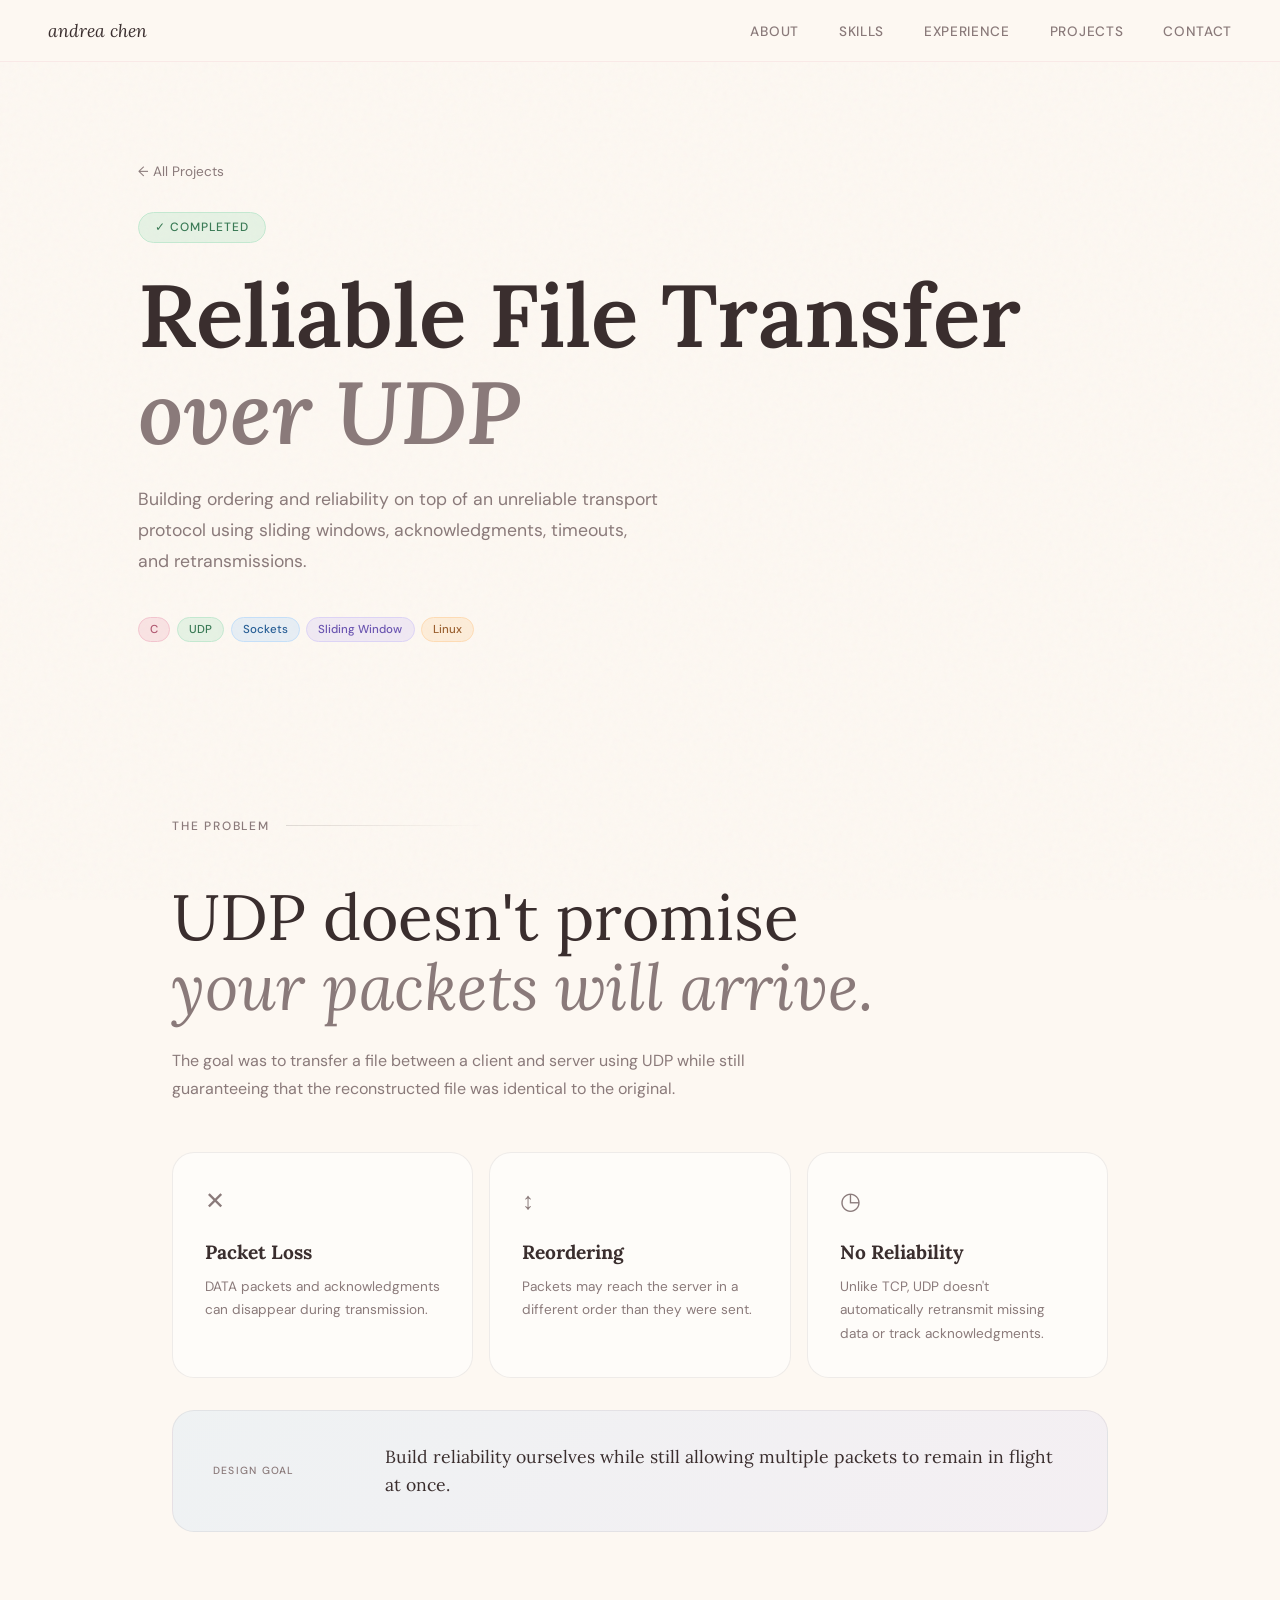
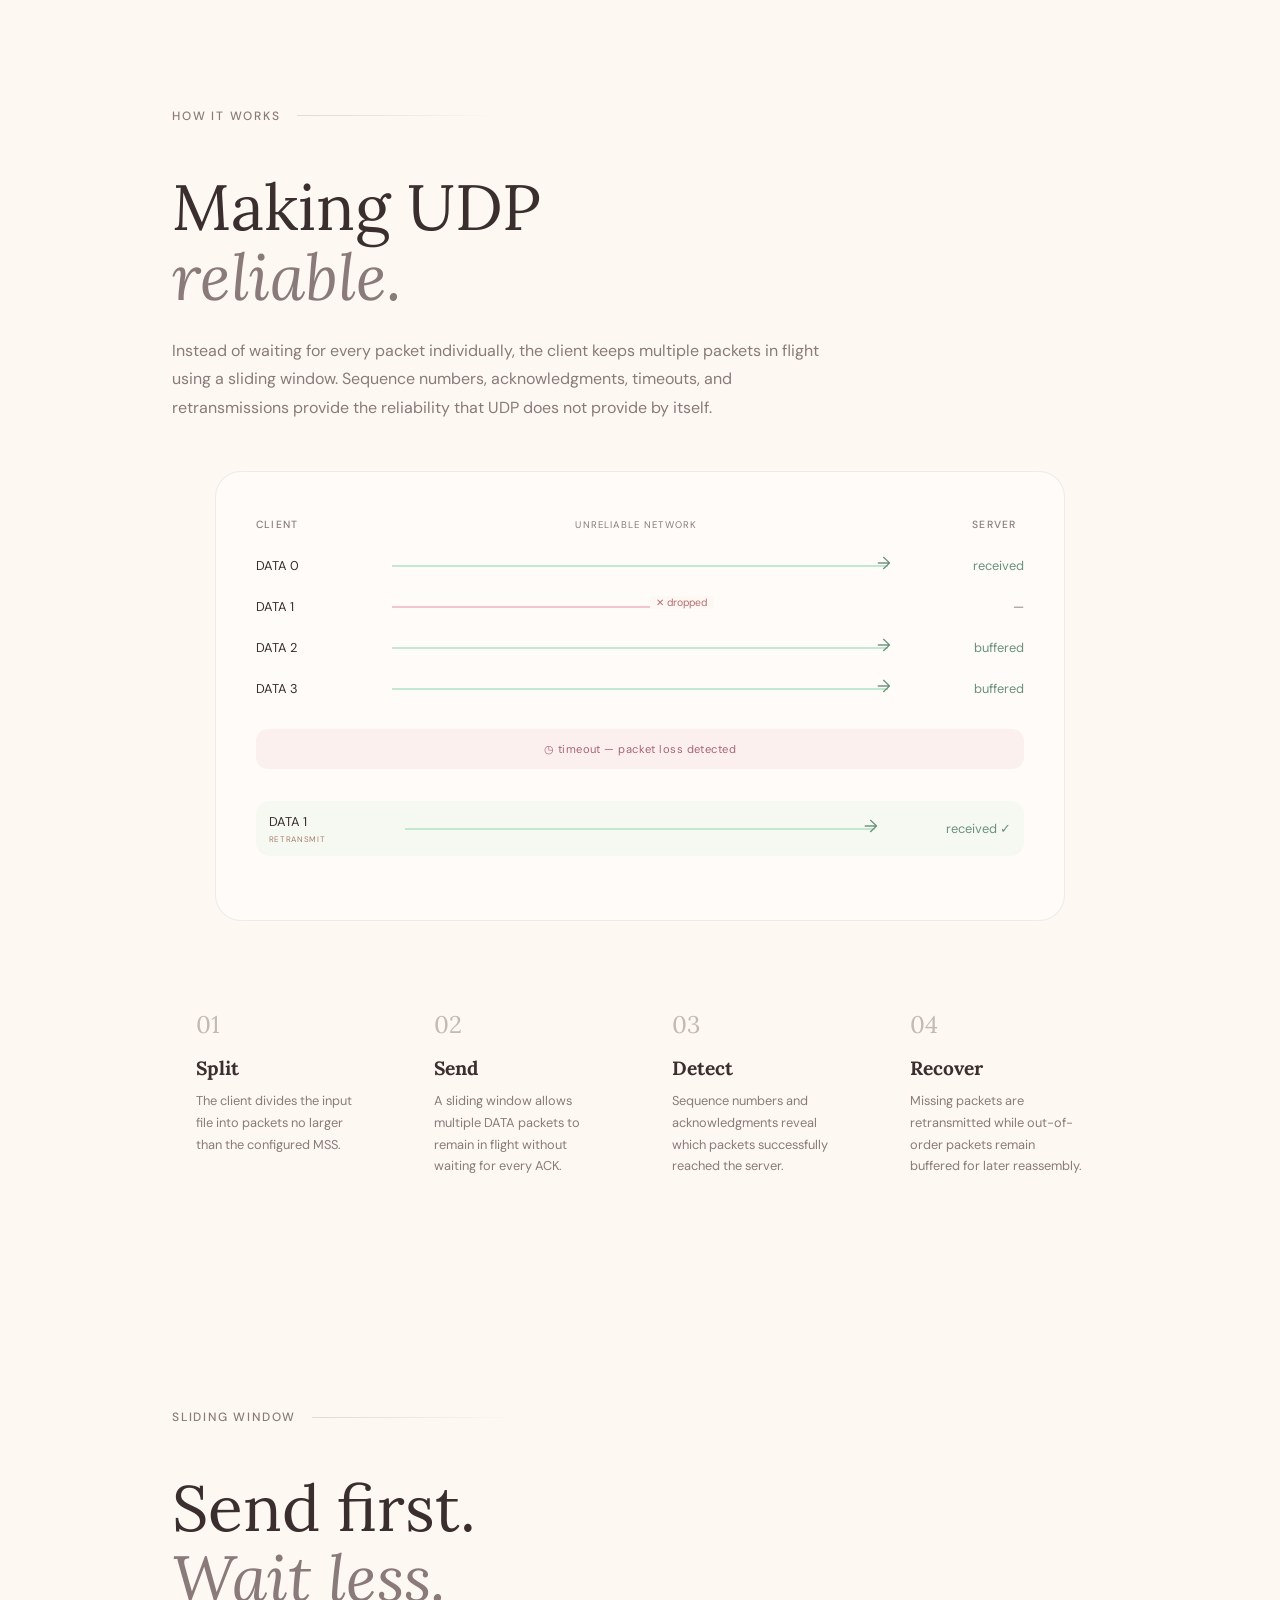
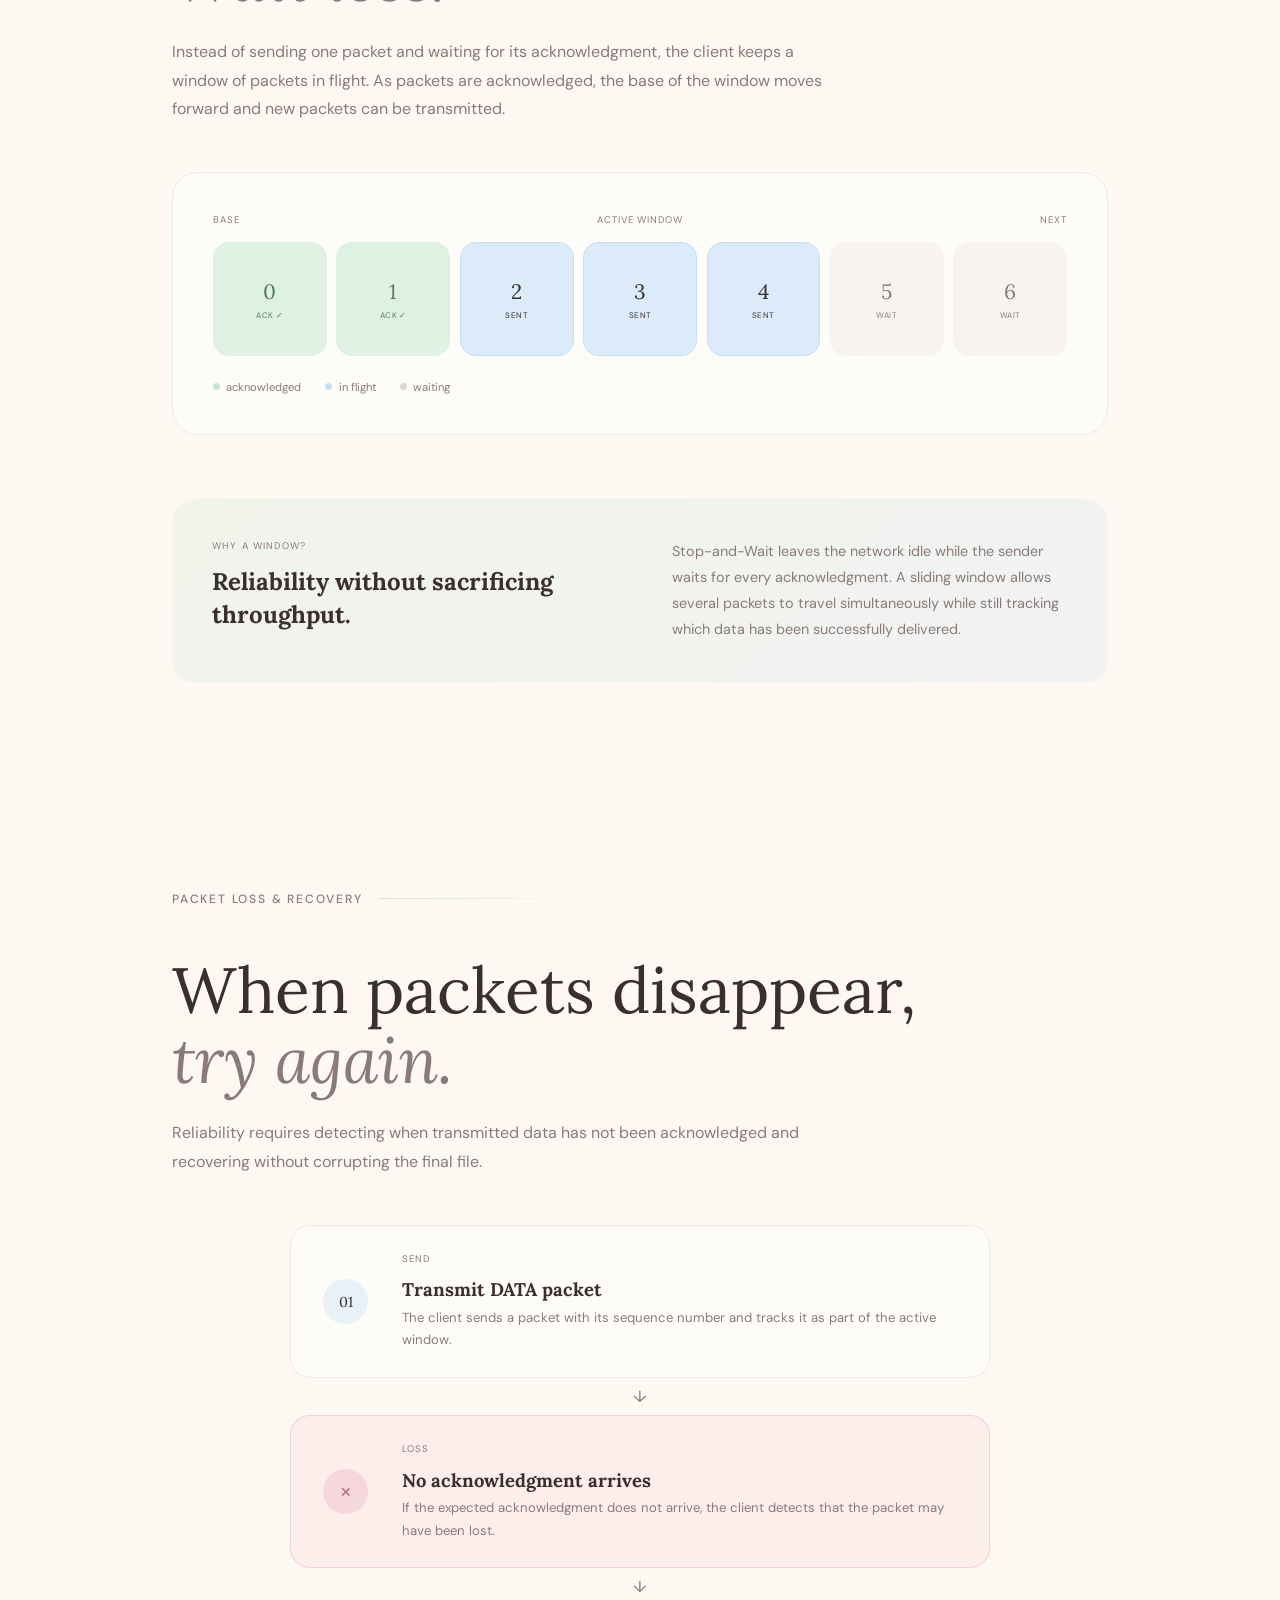
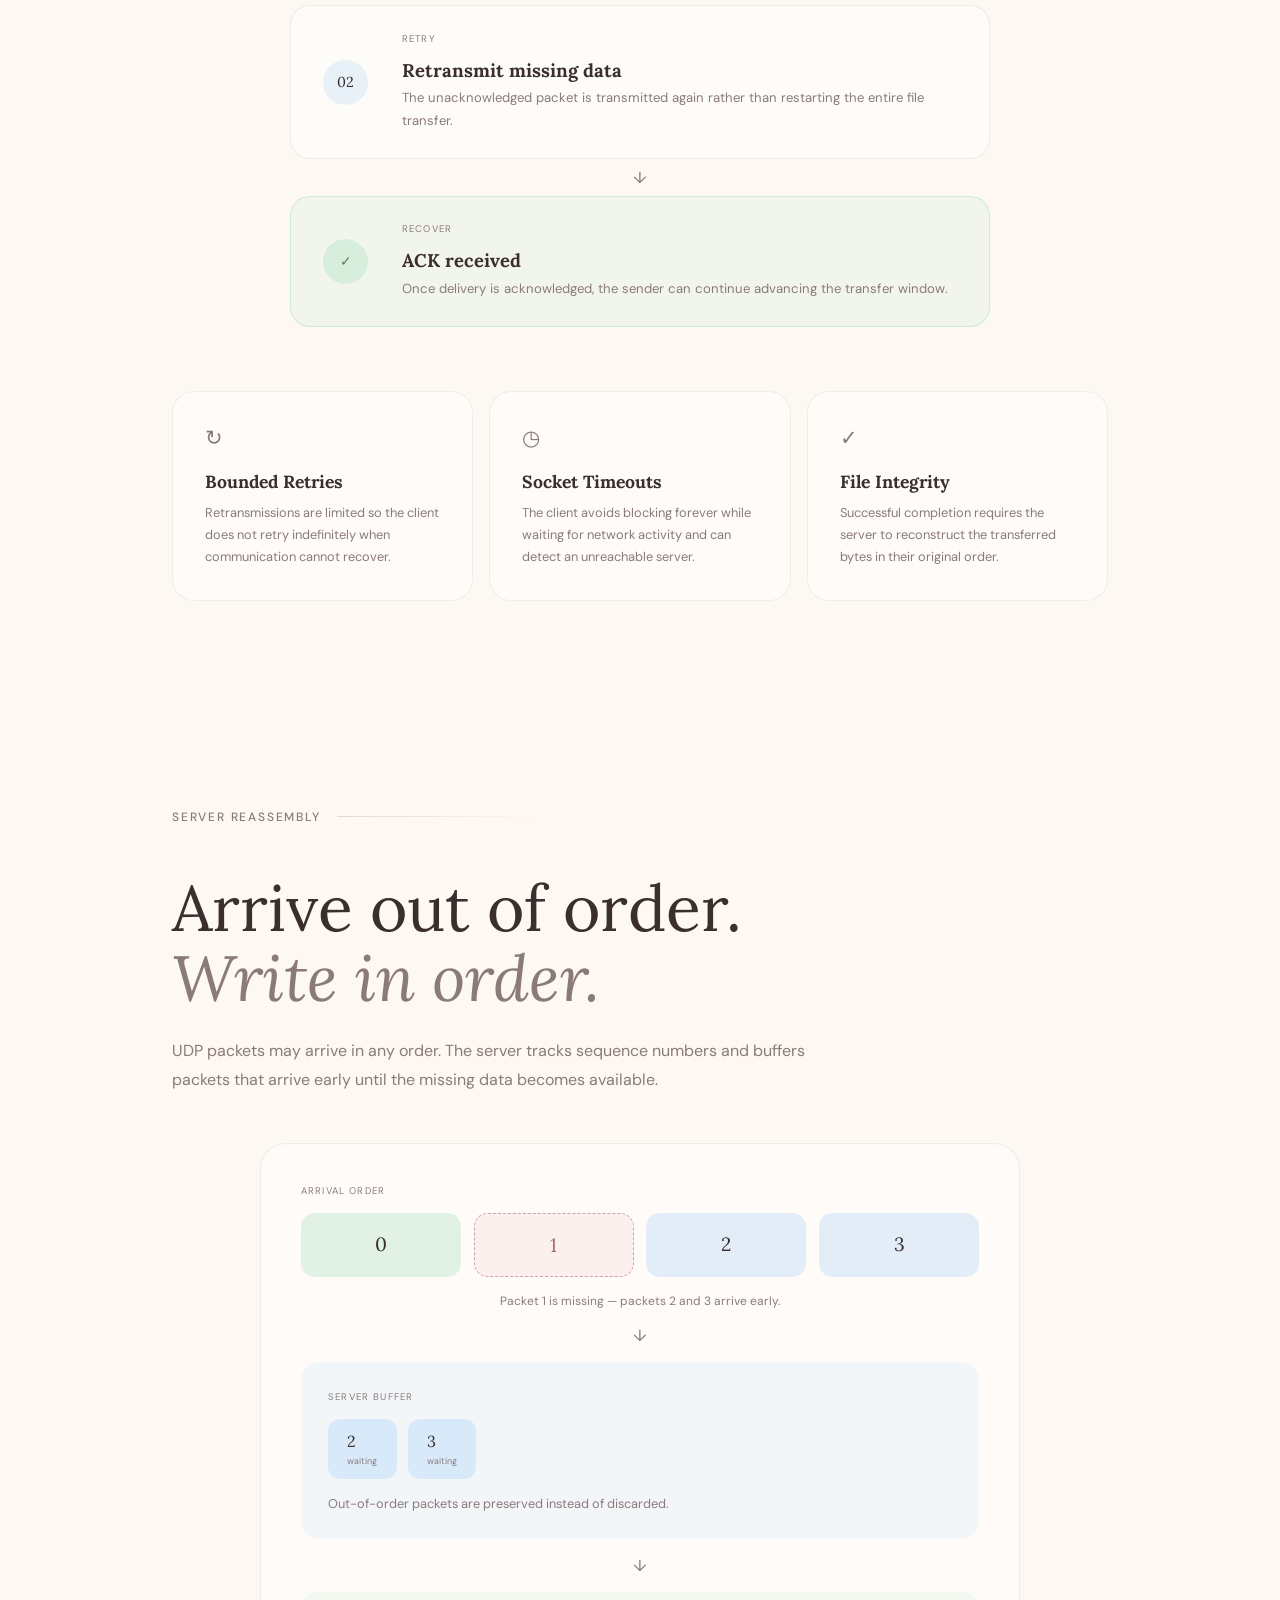
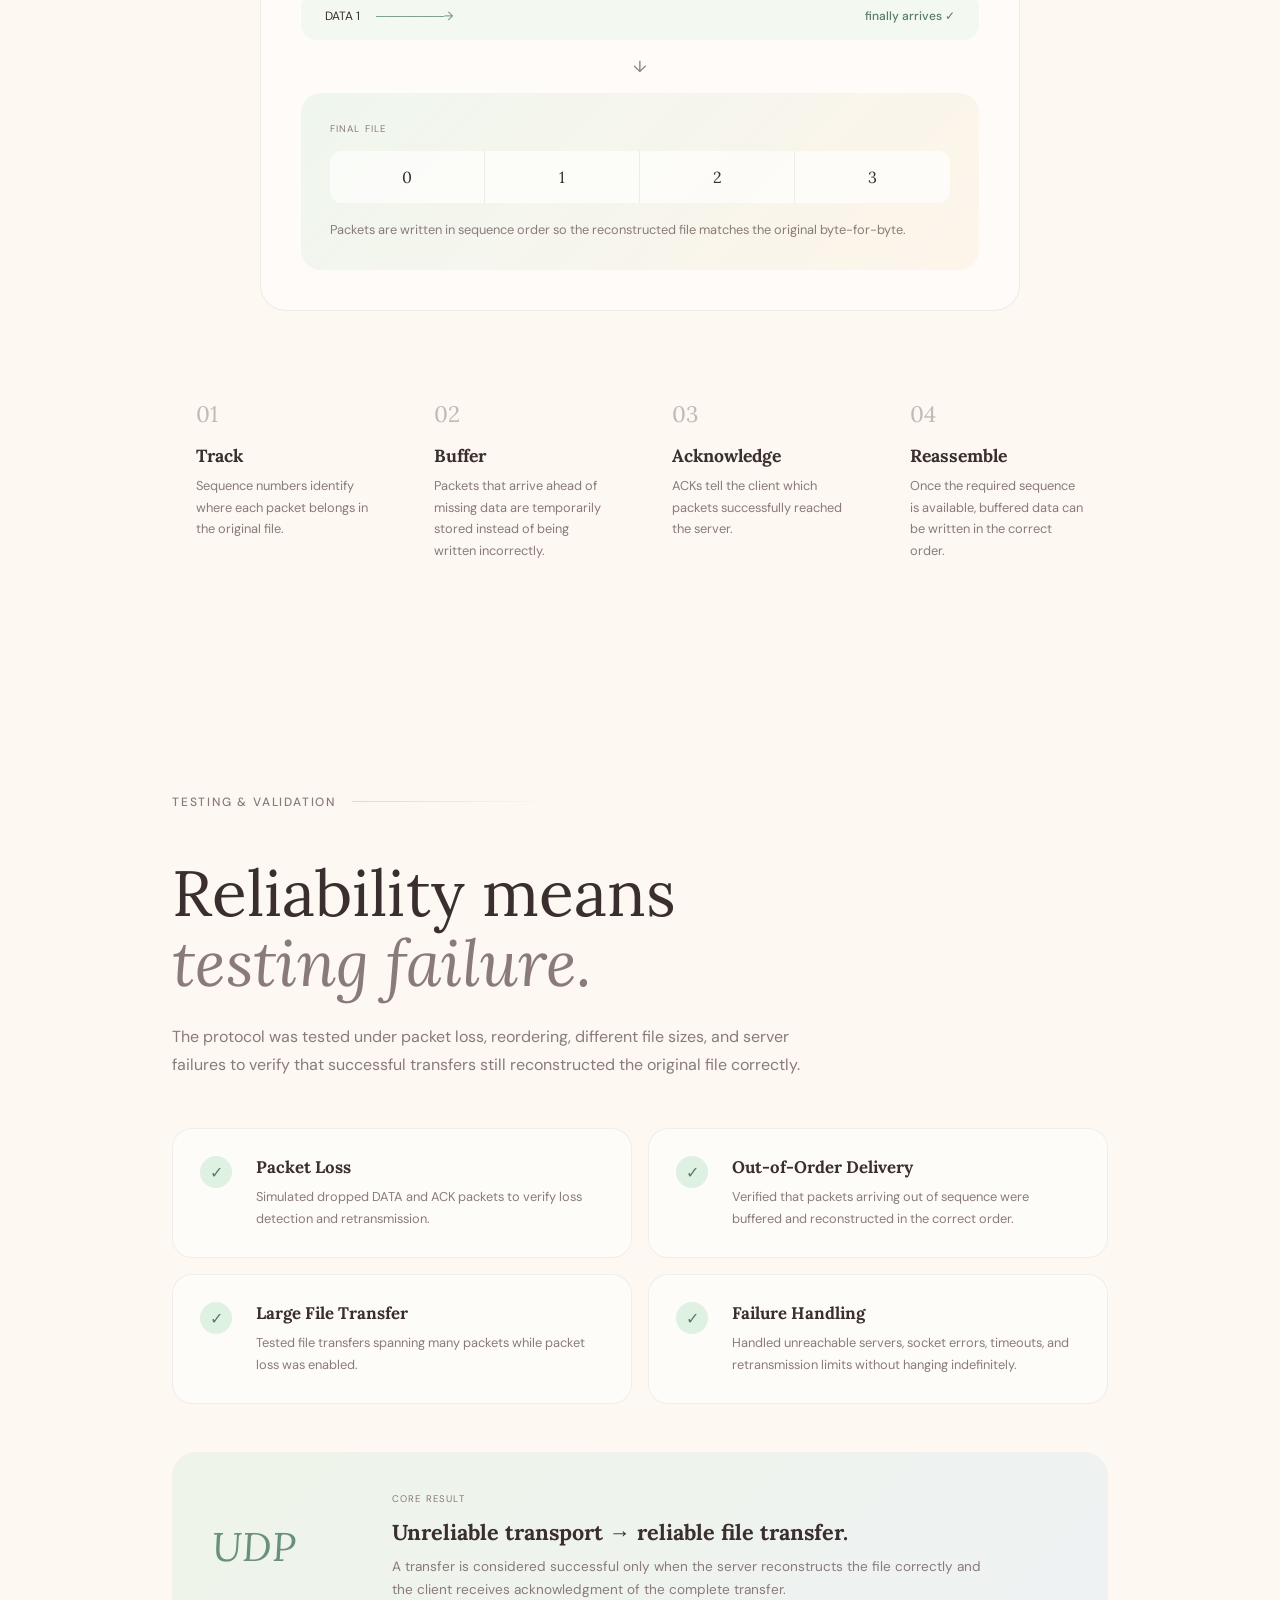
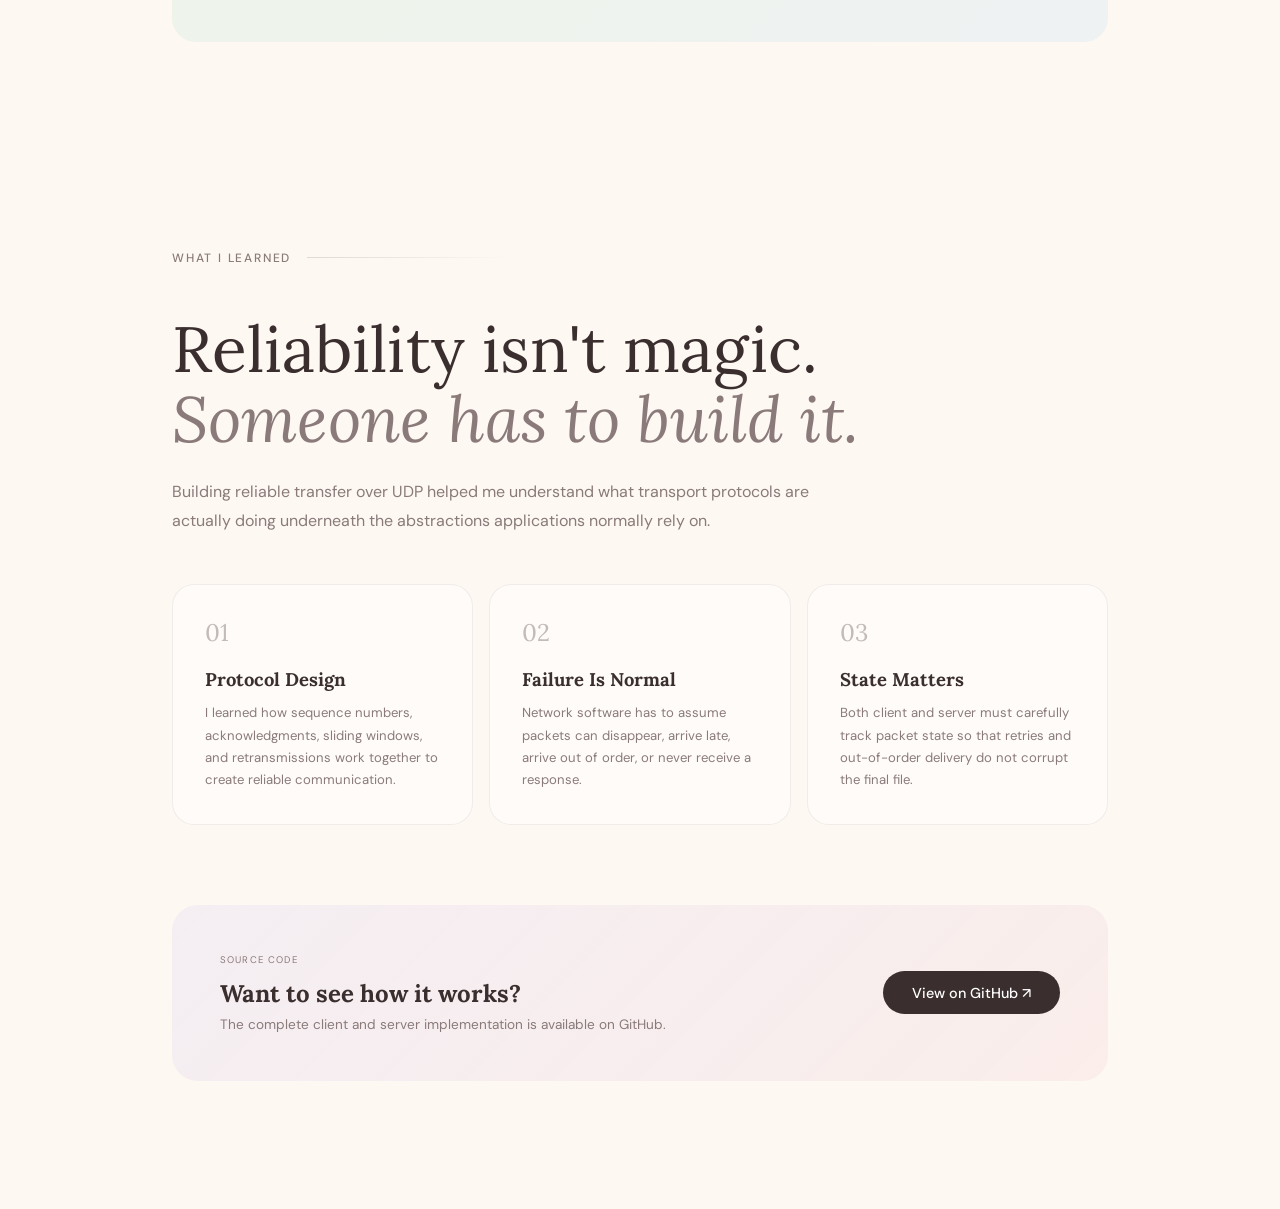
<file: projects/reliable-udp/index.html>
<!DOCTYPE html>
<html lang="en">

<head>
  <meta charset="UTF-8">
  <meta name="viewport" content="width=device-width, initial-scale=1.0">

  <title>Reliable UDP — Andrea Chen</title>

  <link rel="preconnect" href="https://fonts.googleapis.com">
  <link rel="preconnect" href="https://fonts.gstatic.com" crossorigin>

  <link href="https://fonts.googleapis.com/css2?family=Lora:ital,wght@0,400;0,600;1,400&family=DM+Sans:wght@300;400;500&display=swap"
        rel="stylesheet">

  <link rel="stylesheet" href="../../style.css">
</head>

<body>

  <nav>
    <a class="nav-logo" href="../../index.html">andrea chen</a>

    <ul class="nav-links">
      <li><a href="../../index.html#about">About</a></li>
      <li><a href="../../index.html#skills">Skills</a></li>
      <li><a href="../../index.html#experience">Experience</a></li>
      <li><a href="../../index.html#projects">Projects</a></li>
      <li><a href="../../index.html#contact">Contact</a></li>
    </ul>
  </nav>


  <main>

    <!-- HERO -->
    <section class="project-hero">

      <a href="../../index.html#projects" class="back-link">
        ← All Projects
      </a>

      <div class="project-status completed-status">
        ✓ Completed
      </div>

      <h1>
        Reliable File Transfer<br>
        <em>over UDP</em>
      </h1>

      <p class="hero-desc">
        Building ordering and reliability on top of an unreliable
        transport protocol using sliding windows, acknowledgments,
        timeouts, and retransmissions.
      </p>

      <div class="project-tech">
        <span class="tech-tag pill-rose">C</span>
        <span class="tech-tag pill-mint">UDP</span>
        <span class="tech-tag pill-sky">Sockets</span>
        <span class="tech-tag pill-lavender">Sliding Window</span>
        <span class="tech-tag pill-peach">Linux</span>
      </div>

    </section>


    <!-- THE PROBLEM -->
    <section class="udp-section">

      <div class="section-label">THE PROBLEM</div>

      <h2 class="section-title">
        UDP doesn't promise<br>
        <em>your packets will arrive.</em>
      </h2>

      <p class="udp-intro">
        The goal was to transfer a file between a client and server
        using UDP while still guaranteeing that the reconstructed file
        was identical to the original.
      </p>

      <div class="problem-grid">

        <div class="problem-card">
          <span class="problem-icon">✕</span>
          <h3>Packet Loss</h3>
          <p>
            DATA packets and acknowledgments can disappear during
            transmission.
          </p>
        </div>

        <div class="problem-card">
          <span class="problem-icon">↕</span>
          <h3>Reordering</h3>
          <p>
            Packets may reach the server in a different order than
            they were sent.
          </p>
        </div>

        <div class="problem-card">
          <span class="problem-icon">◷</span>
          <h3>No Reliability</h3>
          <p>
            Unlike TCP, UDP doesn't automatically retransmit missing
            data or track acknowledgments.
          </p>
        </div>

      </div>

      <div class="design-goal">
        <span>DESIGN GOAL</span>

        <p>
          Build reliability ourselves while still allowing multiple
          packets to remain in flight at once.
        </p>
      </div>

    </section>
    <!-- HOW IT WORKS -->
    <section class="udp-section protocol-section">

      <div class="section-label">HOW IT WORKS</div>

      <h2 class="section-title">
        Making UDP<br>
        <em>reliable.</em>
      </h2>

      <p class="udp-intro">
        Instead of waiting for every packet individually, the client keeps
        multiple packets in flight using a sliding window. Sequence numbers,
        acknowledgments, timeouts, and retransmissions provide the reliability
        that UDP does not provide by itself.
      </p>


    <!-- PROTOCOL FLOW -->
    <div class="packet-demo">

      <div class="packet-side">
        <span class="packet-side-label">CLIENT</span>
      </div>

      <div class="packet-network">
        <span>UNRELIABLE NETWORK</span>
      </div>

      <div class="packet-side right">
        <span class="packet-side-label">SERVER</span>
      </div>


      <!-- Packet 0 -->
      <div class="packet-row">
        <div class="packet-name">DATA 0</div>

        <div class="packet-line success">
          <span class="packet-arrow">→</span>
        </div>

        <div class="packet-result">received</div>
      </div>


      <!-- Packet 1 dropped -->
      <div class="packet-row">
        <div class="packet-name">DATA 1</div>

        <div class="packet-line dropped">
          <span class="drop-mark">✕ dropped</span>
        </div>

        <div class="packet-result muted">—</div>
      </div>


      <!-- Packet 2 -->
      <div class="packet-row">
        <div class="packet-name">DATA 2</div>

        <div class="packet-line success">
          <span class="packet-arrow">→</span>
        </div>

        <div class="packet-result">buffered</div>
      </div>


      <!-- Packet 3 -->
      <div class="packet-row">
        <div class="packet-name">DATA 3</div>

        <div class="packet-line success">
          <span class="packet-arrow">→</span>
        </div>

        <div class="packet-result">buffered</div>
      </div>


      <div class="timeout-row">
        <span>◷ timeout — packet loss detected</span>
      </div>


      <!-- Retransmission -->
      <div class="packet-row retransmit">
        <div class="packet-name">
          DATA 1
          <small>RETRANSMIT</small>
        </div>

        <div class="packet-line success">
          <span class="packet-arrow">→</span>
        </div>

        <div class="packet-result">received ✓</div>
      </div>

    </div>


    <!-- STEPS -->
    <div class="protocol-steps">

      <div class="protocol-step">
        <span>01</span>
        <h3>Split</h3>
        <p>
          The client divides the input file into packets no larger
          than the configured MSS.
        </p>
      </div>

      <div class="protocol-step">
        <span>02</span>
        <h3>Send</h3>
        <p>
          A sliding window allows multiple DATA packets to remain
          in flight without waiting for every ACK.
        </p>
      </div>

      <div class="protocol-step">
        <span>03</span>
        <h3>Detect</h3>
        <p>
          Sequence numbers and acknowledgments reveal which packets
          successfully reached the server.
        </p>
      </div>

      <div class="protocol-step">
        <span>04</span>
        <h3>Recover</h3>
        <p>
          Missing packets are retransmitted while out-of-order
          packets remain buffered for later reassembly.
        </p>
      </div>

    </div>

  </section>
  <!-- SLIDING WINDOW -->
    <section class="udp-section">

      <div class="section-label">SLIDING WINDOW</div>

      <h2 class="section-title">
        Send first.<br>
        <em>Wait less.</em>
      </h2>

      <p class="udp-intro">
        Instead of sending one packet and waiting for its acknowledgment,
        the client keeps a window of packets in flight. As packets are
        acknowledged, the base of the window moves forward and new packets
        can be transmitted.
      </p>

      <!-- WINDOW VISUALIZATION -->
      <div class="window-demo">

        <div class="window-label-row">
          <span>base</span>
          <span>active window</span>
          <span>next</span>
        </div>

        <div class="window-packets">

          <div class="window-packet acked">
            <span>0</span>
            <small>ACK ✓</small>
          </div>

          <div class="window-packet acked">
            <span>1</span>
            <small>ACK ✓</small>
          </div>

          <div class="window-packet active">
            <span>2</span>
            <small>SENT</small>
          </div>

          <div class="window-packet active">
            <span>3</span>
            <small>SENT</small>
          </div>

          <div class="window-packet active">
            <span>4</span>
            <small>SENT</small>
          </div>

          <div class="window-packet waiting">
            <span>5</span>
            <small>WAIT</small>
          </div>

          <div class="window-packet waiting">
            <span>6</span>
            <small>WAIT</small>
          </div>

        </div>

        <div class="window-legend">

          <span>
            <i class="legend-dot acked-dot"></i>
            acknowledged
          </span>

          <span>
            <i class="legend-dot active-dot"></i>
            in flight
          </span>

          <span>
            <i class="legend-dot waiting-dot"></i>
            waiting
          </span>

        </div>

      </div>


      <!-- WHY -->
      <div class="window-explanation">

        <div>
          <span class="mini-label">WHY A WINDOW?</span>

          <h3>
            Reliability without sacrificing throughput.
          </h3>
        </div>

        <p>
          Stop-and-Wait leaves the network idle while the sender waits for
          every acknowledgment. A sliding window allows several packets to
          travel simultaneously while still tracking which data has been
          successfully delivered.
        </p>

      </div>

    </section>

    <!-- PACKET LOSS & RECOVERY -->
    <section class="udp-section">

      <div class="section-label">PACKET LOSS & RECOVERY</div>

      <h2 class="section-title">
        When packets disappear,<br>
        <em>try again.</em>
      </h2>

      <p class="udp-intro">
        Reliability requires detecting when transmitted data has not been
        acknowledged and recovering without corrupting the final file.
      </p>


      <div class="recovery-flow">

        <div class="recovery-step">
          <div class="recovery-icon">01</div>
          <div>
            <span class="mini-label">SEND</span>
            <h3>Transmit DATA packet</h3>
            <p>
              The client sends a packet with its sequence number and
              tracks it as part of the active window.
            </p>
          </div>
        </div>

        <div class="recovery-arrow">↓</div>


        <div class="recovery-step loss-step">
          <div class="recovery-icon">✕</div>
          <div>
            <span class="mini-label">LOSS</span>
            <h3>No acknowledgment arrives</h3>
            <p>
              If the expected acknowledgment does not arrive, the client
              detects that the packet may have been lost.
            </p>
          </div>
        </div>

        <div class="recovery-arrow">↓</div>


        <div class="recovery-step">
          <div class="recovery-icon">02</div>
          <div>
            <span class="mini-label">RETRY</span>
            <h3>Retransmit missing data</h3>
            <p>
              The unacknowledged packet is transmitted again rather than
              restarting the entire file transfer.
            </p>
          </div>
        </div>

        <div class="recovery-arrow">↓</div>


        <div class="recovery-step success-step">
          <div class="recovery-icon">✓</div>
          <div>
            <span class="mini-label">RECOVER</span>
            <h3>ACK received</h3>
            <p>
              Once delivery is acknowledged, the sender can continue
              advancing the transfer window.
            </p>
          </div>
        </div>

      </div>


      <!-- SAFETY / FAILURE BEHAVIOR -->

      <div class="reliability-grid">

        <div class="reliability-card">
          <span>↻</span>
          <h3>Bounded Retries</h3>
          <p>
            Retransmissions are limited so the client does not retry
            indefinitely when communication cannot recover.
          </p>
        </div>

        <div class="reliability-card">
          <span>◷</span>
          <h3>Socket Timeouts</h3>
          <p>
            The client avoids blocking forever while waiting for network
            activity and can detect an unreachable server.
          </p>
        </div>

        <div class="reliability-card">
          <span>✓</span>
          <h3>File Integrity</h3>
          <p>
            Successful completion requires the server to reconstruct the
            transferred bytes in their original order.
          </p>
        </div>

      </div>

    </section>

    <!-- SERVER REASSEMBLY -->
    <section class="udp-section">

      <div class="section-label">SERVER REASSEMBLY</div>

      <h2 class="section-title">
        Arrive out of order.<br>
        <em>Write in order.</em>
      </h2>

      <p class="udp-intro">
        UDP packets may arrive in any order. The server tracks sequence
        numbers and buffers packets that arrive early until the missing
        data becomes available.
      </p>


      <!-- REASSEMBLY VISUAL -->
      <div class="reassembly-demo">

        <div class="reassembly-stage">
          <span class="mini-label">ARRIVAL ORDER</span>

          <div class="reassembly-packets">
            <div class="reassembly-packet ready">0</div>
            <div class="reassembly-packet missing">1</div>
            <div class="reassembly-packet buffered">2</div>
            <div class="reassembly-packet buffered">3</div>
          </div>

          <div class="reassembly-caption">
            Packet 1 is missing — packets 2 and 3 arrive early.
          </div>
        </div>


        <div class="reassembly-arrow">↓</div>


        <div class="buffer-box">

          <span class="mini-label">SERVER BUFFER</span>

          <div class="buffer-content">
            <div>
              <span>2</span>
              <small>waiting</small>
            </div>

            <div>
              <span>3</span>
              <small>waiting</small>
            </div>
          </div>

          <p>
            Out-of-order packets are preserved instead of discarded.
          </p>

        </div>


        <div class="reassembly-arrow">↓</div>


        <div class="late-packet">
          <span>DATA 1</span>
          <div class="late-line">────────→</div>
          <strong>finally arrives ✓</strong>
        </div>


        <div class="reassembly-arrow">↓</div>


        <div class="final-file">

          <span class="mini-label">FINAL FILE</span>

          <div class="final-file-packets">
            <span>0</span>
            <span>1</span>
            <span>2</span>
            <span>3</span>
          </div>

          <p>
            Packets are written in sequence order so the reconstructed
            file matches the original byte-for-byte.
          </p>

        </div>

      </div>


      <!-- SERVER RESPONSIBILITIES -->
      <div class="server-grid">

        <div class="server-card">
          <span>01</span>
          <h3>Track</h3>
          <p>
            Sequence numbers identify where each packet belongs in
            the original file.
          </p>
        </div>

        <div class="server-card">
          <span>02</span>
          <h3>Buffer</h3>
          <p>
            Packets that arrive ahead of missing data are temporarily
            stored instead of being written incorrectly.
          </p>
        </div>

        <div class="server-card">
          <span>03</span>
          <h3>Acknowledge</h3>
          <p>
            ACKs tell the client which packets successfully reached
            the server.
          </p>
        </div>

        <div class="server-card">
          <span>04</span>
          <h3>Reassemble</h3>
          <p>
            Once the required sequence is available, buffered data can
            be written in the correct order.
          </p>
        </div>

      </div>

    </section>

    <!-- TESTING -->
    <section class="udp-section">

      <div class="section-label">TESTING & VALIDATION</div>

      <h2 class="section-title">
        Reliability means<br>
        <em>testing failure.</em>
      </h2>

      <p class="udp-intro">
        The protocol was tested under packet loss, reordering, different
        file sizes, and server failures to verify that successful transfers
        still reconstructed the original file correctly.
      </p>

      <div class="test-grid">

        <div class="test-card">
          <span class="test-status">✓</span>
          <div>
            <h3>Packet Loss</h3>
            <p>
              Simulated dropped DATA and ACK packets to verify
              loss detection and retransmission.
            </p>
          </div>
        </div>

        <div class="test-card">
          <span class="test-status">✓</span>
          <div>
            <h3>Out-of-Order Delivery</h3>
            <p>
              Verified that packets arriving out of sequence were
              buffered and reconstructed in the correct order.
            </p>
          </div>
        </div>

        <div class="test-card">
          <span class="test-status">✓</span>
          <div>
            <h3>Large File Transfer</h3>
            <p>
              Tested file transfers spanning many packets while
              packet loss was enabled.
            </p>
          </div>
        </div>

        <div class="test-card">
          <span class="test-status">✓</span>
          <div>
            <h3>Failure Handling</h3>
            <p>
              Handled unreachable servers, socket errors, timeouts,
              and retransmission limits without hanging indefinitely.
            </p>
          </div>
        </div>

      </div>


      <div class="result-highlight">

        <div class="result-number">UDP</div>

        <div>
          <span class="mini-label">CORE RESULT</span>

          <h3>Unreliable transport → reliable file transfer.</h3>

          <p>
            A transfer is considered successful only when the server
            reconstructs the file correctly and the client receives
            acknowledgment of the complete transfer.
          </p>
        </div>

      </div>

    </section>

    <!-- WHAT I LEARNED -->
    <section class="udp-section">

      <div class="section-label">WHAT I LEARNED</div>

      <h2 class="section-title">
        Reliability isn't magic.<br>
        <em>Someone has to build it.</em>
      </h2>

      <p class="udp-intro">
        Building reliable transfer over UDP helped me understand what
        transport protocols are actually doing underneath the abstractions
        applications normally rely on.
      </p>

      <div class="learning-grid">

        <div class="learning-card">
          <span>01</span>
          <h3>Protocol Design</h3>
          <p>
            I learned how sequence numbers, acknowledgments, sliding windows,
            and retransmissions work together to create reliable communication.
          </p>
        </div>

        <div class="learning-card">
          <span>02</span>
          <h3>Failure Is Normal</h3>
          <p>
            Network software has to assume packets can disappear, arrive late,
            arrive out of order, or never receive a response.
          </p>
        </div>

        <div class="learning-card">
          <span>03</span>
          <h3>State Matters</h3>
          <p>
            Both client and server must carefully track packet state so that
            retries and out-of-order delivery do not corrupt the final file.
          </p>
        </div>

      </div>


      <!-- SOURCE -->
      <div class="project-source">

        <div>
          <span class="mini-label">SOURCE CODE</span>
          <h3>Want to see how it works?</h3>
          <p>
            The complete client and server implementation is available
            on GitHub.
          </p>
        </div>

        <a
          href="https://github.com/bruhitsyandrea/network-programming-class/tree/main/lab3"
          target="_blank"
          rel="noopener noreferrer"
          class="btn btn-primary"
        >
          View on GitHub ↗
        </a>

      </div>

    </section>

  </main>

</body>
</html>
</file>
<file: style.css>
*, *::before, *::after { box-sizing: border-box; margin: 0; padding: 0; }

:root {
  --rose:    #f2c4ce;
  --peach:   #fddbb4;
  --mint:    #c3e8d0;
  --sky:     #c5dff8;
  --lavender:#dcd3f5;
  --cream:   #fdf8f2;
  --text:    #3a2e2e;
  --muted:   #8a7a7a;
  --white:   #ffffff;
}

html { scroll-behavior: smooth; }

body {
  font-family: 'DM Sans', sans-serif;
  background: var(--cream);
  color: var(--text);
  overflow-x: hidden;
}

/* ── NOISE TEXTURE OVERLAY ── */
body::before {
  content: '';
  position: fixed;
  inset: 0;
  background-image: url("data:image/svg+xml,%3Csvg viewBox='0 0 200 200' xmlns='http://www.w3.org/2000/svg'%3E%3Cfilter id='n'%3E%3CfeTurbulence type='fractalNoise' baseFrequency='0.9' numOctaves='4' stitchTiles='stitch'/%3E%3C/filter%3E%3Crect width='100%25' height='100%25' filter='url(%23n)' opacity='0.03'/%3E%3C/svg%3E");
  pointer-events: none;
  z-index: 0;
}

/* ── NAV ── */
nav {
  position: fixed;
  top: 0; left: 0; right: 0;
  z-index: 100;
  display: flex;
  justify-content: space-between;
  align-items: center;
  padding: 1.2rem 3rem;
  background: rgba(253, 248, 242, 0.85);
  backdrop-filter: blur(12px);
  border-bottom: 1px solid rgba(242, 196, 206, 0.3);
}

.nav-logo {
  font-family: 'Lora', serif;
  font-size: 1.1rem;
  font-style: italic;
  color: var(--text);
  text-decoration: none;
}

.nav-links {
  display: flex;
  gap: 2.5rem;
  list-style: none;
}

.nav-links a {
  text-decoration: none;
  font-size: 0.85rem;
  font-weight: 500;
  letter-spacing: 0.05em;
  color: var(--muted);
  text-transform: uppercase;
  transition: color 0.2s;
}

.nav-links a:hover { color: var(--text); }

/* ── HERO ── */
#hero {
  min-height: 100vh;
  display: flex;
  align-items: center;
  padding: 6rem 3rem 4rem;
  position: relative;
  overflow: hidden;
}

.hero-blobs {
  position: absolute;
  inset: 0;
  pointer-events: none;
  z-index: 0;
}

.blob {
  position: absolute;
  border-radius: 50%;
  filter: blur(60px);
  opacity: 0.5;
}

.blob-1 { width: 500px; height: 500px; background: var(--rose);    top: -100px; right: -100px; animation: drift 8s ease-in-out infinite alternate; }
.blob-2 { width: 400px; height: 400px; background: var(--sky);     bottom: -80px; left: -80px; animation: drift 10s ease-in-out infinite alternate-reverse; }
.blob-3 { width: 300px; height: 300px; background: var(--mint);    top: 40%; left: 40%; animation: drift 7s ease-in-out infinite alternate; }

@keyframes drift {
  from { transform: translate(0, 0) scale(1); }
  to   { transform: translate(30px, 20px) scale(1.05); }
}

.hero-content {
  position: relative;
  z-index: 1;
  max-width: 700px;
}

.hero-tag {
  display: inline-block;
  font-size: 0.78rem;
  font-weight: 500;
  letter-spacing: 0.12em;
  text-transform: uppercase;
  color: var(--muted);
  background: rgba(242, 196, 206, 0.4);
  border: 1px solid var(--rose);
  padding: 0.35rem 1rem;
  border-radius: 100px;
  margin-bottom: 1.8rem;
  opacity: 0;
  animation: fadeUp 0.6s 0.2s forwards;
}

h1 {
  font-family: 'Lora', serif;
  font-size: clamp(3rem, 7vw, 5.5rem);
  line-height: 1.1;
  font-weight: 600;
  margin-bottom: 1.5rem;
  opacity: 0;
  animation: fadeUp 0.6s 0.4s forwards;
}

h1 em {
  font-style: italic;
  color: var(--muted);
}

.hero-desc {
  font-size: 1.1rem;
  line-height: 1.75;
  color: var(--muted);
  max-width: 520px;
  margin-bottom: 2.5rem;
  opacity: 0;
  animation: fadeUp 0.6s 0.6s forwards;
}

.hero-actions {
  display: flex;
  gap: 1rem;
  flex-wrap: wrap;
  opacity: 0;
  animation: fadeUp 0.6s 0.8s forwards;
}

.btn {
  display: inline-flex;
  align-items: center;
  gap: 0.5rem;
  padding: 0.8rem 1.8rem;
  border-radius: 100px;
  font-size: 0.9rem;
  font-weight: 500;
  text-decoration: none;
  transition: transform 0.2s, box-shadow 0.2s;
  cursor: pointer;
  border: none;
}

.btn:hover { transform: translateY(-2px); box-shadow: 0 8px 24px rgba(0,0,0,0.1); }

.btn-primary {
  background: var(--text);
  color: var(--white);
}

.btn-outline {
  background: transparent;
  color: var(--text);
  border: 1.5px solid rgba(58, 46, 46, 0.25);
}

.hero-scroll {
  position: absolute;
  bottom: 2.5rem;
  left: 50%;
  transform: translateX(-50%);
  display: flex;
  flex-direction: column;
  align-items: center;
  gap: 0.5rem;
  color: var(--muted);
  font-size: 0.75rem;
  letter-spacing: 0.1em;
  text-transform: uppercase;
  opacity: 0;
  animation: fadeUp 0.6s 1.2s forwards;
  z-index: 1;
}

.scroll-line {
  width: 1px;
  height: 40px;
  background: linear-gradient(to bottom, var(--rose), transparent);
  animation: scrollPulse 2s ease-in-out infinite;
}

@keyframes scrollPulse {
  0%, 100% { opacity: 0.4; transform: scaleY(1); }
  50% { opacity: 1; transform: scaleY(1.2); }
}

@keyframes fadeUp {
  from { opacity: 0; transform: translateY(20px); }
  to   { opacity: 1; transform: translateY(0); }
}

/* ── SECTIONS ── */
section {
  padding: 6rem 3rem;
  position: relative;
  z-index: 1;
}

.section-label {
  display: flex;
  align-items: center;
  gap: 1rem;
  font-size: 0.75rem;
  font-weight: 500;
  letter-spacing: 0.15em;
  text-transform: uppercase;
  color: var(--muted);
  margin-bottom: 3rem;
}

.section-label::after {
  content: '';
  flex: 1;
  height: 1px;
  background: linear-gradient(to right, rgba(58,46,46,0.15), transparent);
  max-width: 200px;
}

.section-title {
  font-family: 'Lora', serif;
  font-size: clamp(2rem, 4vw, 3rem);
  font-weight: 600;
  line-height: 1.2;
  margin-bottom: 1rem;
}

/* ── ABOUT ── */
#about {
  background: var(--white);
}

.about-grid {
  display: grid;
  grid-template-columns: 1fr 1fr;
  gap: 5rem;
  align-items: center;
  max-width: 1100px;
  margin: 0 auto;
}

.about-text p {
  font-size: 1.05rem;
  line-height: 1.85;
  color: var(--muted);
  margin-bottom: 1.2rem;
}

.about-text p strong {
  color: var(--text);
  font-weight: 500;
}

.about-pills {
  display: flex;
  flex-wrap: wrap;
  gap: 0.6rem;
  margin-top: 2rem;
}

.pill {
  padding: 0.4rem 1rem;
  border-radius: 100px;
  font-size: 0.8rem;
  font-weight: 500;
}

.pill-rose     { background: rgba(242,196,206,0.4); color: #b05870; border: 1px solid var(--rose); }
.pill-mint     { background: rgba(195,232,208,0.4); color: #3a7a55; border: 1px solid var(--mint); }
.pill-sky      { background: rgba(197,223,248,0.4); color: #2a6096; border: 1px solid var(--sky);  }
.pill-lavender { background: rgba(220,211,245,0.4); color: #6b55b0; border: 1px solid var(--lavender); }
.pill-peach    { background: rgba(253,219,180,0.4); color: #9a6030; border: 1px solid var(--peach); }

.about-visual {
  display: flex;
  flex-direction: column;
  gap: 1rem;
}

.stat-card {
  background: var(--cream);
  border-radius: 20px;
  padding: 1.5rem 2rem;
  display: flex;
  align-items: center;
  gap: 1.5rem;
  border: 1px solid rgba(58,46,46,0.07);
  transition: transform 0.2s;
}

.stat-card:hover { transform: translateX(6px); }

.stat-icon {
  font-size: 1.8rem;
  width: 52px;
  height: 52px;
  display: flex;
  align-items: center;
  justify-content: center;
  border-radius: 14px;
}

.stat-icon.rose     { background: rgba(242,196,206,0.5); }
.stat-icon.mint     { background: rgba(195,232,208,0.5); }
.stat-icon.sky      { background: rgba(197,223,248,0.5); }
.stat-icon.lavender { background: rgba(220,211,245,0.5); }

.stat-info strong {
  display: block;
  font-size: 1.1rem;
  font-weight: 600;
  color: var(--text);
}

.stat-info span {
  font-size: 0.82rem;
  color: var(--muted);
}

/* ── SKILLS ── */
#skills { max-width: 1100px; margin: 0 auto; padding: 6rem 3rem; }

.skills-grid {
  display: grid;
  grid-template-columns: repeat(auto-fit, minmax(250px, 1fr));
  gap: 1.5rem;
}

.skill-group {
  background: var(--white);
  border-radius: 20px;
  padding: 2rem;
  border: 1px solid rgba(58,46,46,0.07);
  transition: transform 0.2s, box-shadow 0.2s;
}

.skill-group:hover {
  transform: translateY(-4px);
  box-shadow: 0 12px 32px rgba(0,0,0,0.07);
}

.skill-group-header {
  display: flex;
  align-items: center;
  gap: 0.75rem;
  margin-bottom: 1.2rem;
}

.skill-group-icon {
  font-size: 1.3rem;
  width: 40px; height: 40px;
  display: flex; align-items: center; justify-content: center;
  border-radius: 10px;
}

.skill-group h3 {
  font-size: 0.9rem;
  font-weight: 600;
  letter-spacing: 0.05em;
  text-transform: uppercase;
}

.skill-tags {
  display: flex;
  flex-wrap: wrap;
  gap: 0.5rem;
}

.skill-tag {
  background: var(--cream);
  color: var(--muted);
  font-size: 0.78rem;
  padding: 0.3rem 0.8rem;
  border-radius: 100px;
  border: 1px solid rgba(58,46,46,0.1);
}

/* ── EXPERIENCE ── */
#experience {
  background: var(--white);
}

.experience-inner {
  max-width: 800px;
  margin: 0 auto;
}

.exp-item {
  display: grid;
  grid-template-columns: 140px 1fr;
  gap: 2rem;
  padding: 2.5rem 0;
  border-bottom: 1px solid rgba(58,46,46,0.08);
  position: relative;
}

.exp-item:last-child { border-bottom: none; }

.exp-date {
  font-size: 0.78rem;
  color: var(--muted);
  font-weight: 500;
  padding-top: 0.2rem;
  line-height: 1.6;
}

.exp-role {
  font-family: 'Lora', serif;
  font-size: 1.2rem;
  font-weight: 600;
  margin-bottom: 0.3rem;
}

.exp-company {
  font-size: 0.85rem;
  color: var(--muted);
  margin-bottom: 1rem;
  display: flex;
  align-items: center;
  gap: 0.5rem;
}

.exp-dot {
  width: 6px; height: 6px;
  border-radius: 50%;
  background: var(--rose);
  display: inline-block;
}

.exp-bullets {
  list-style: none;
  display: flex;
  flex-direction: column;
  gap: 0.6rem;
}

.exp-bullets li {
  font-size: 0.92rem;
  color: var(--muted);
  line-height: 1.6;
  padding-left: 1.2rem;
  position: relative;
}

.exp-bullets li::before {
  content: '·';
  position: absolute;
  left: 0;
  color: var(--rose);
  font-size: 1.2rem;
  line-height: 1.2;
}

/* ── PROJECTS ── */
#projects { max-width: 1100px; margin: 0 auto; padding: 6rem 3rem; }

.projects-grid {
  display: grid;
  grid-template-columns: repeat(auto-fit, minmax(320px, 1fr));
  gap: 1.5rem;
}

.project-card {
  background: var(--white);
  border-radius: 24px;
  padding: 2rem;
  border: 1px solid rgba(58,46,46,0.07);
  transition: transform 0.25s, box-shadow 0.25s;
  display: flex;
  flex-direction: column;
  gap: 1rem;
}

.project-card:hover {
  transform: translateY(-6px);
  box-shadow: 0 16px 40px rgba(0,0,0,0.09);
}

.project-card-top {
  display: flex;
  justify-content: space-between;
  align-items: flex-start;
}

.project-emoji {
  font-size: 2rem;
  width: 56px; height: 56px;
  display: flex; align-items: center; justify-content: center;
  border-radius: 16px;
}

.project-links {
  display: flex;
  gap: 0.5rem;
}

.project-link {
  width: 34px; height: 34px;
  border-radius: 10px;
  background: var(--cream);
  display: flex; align-items: center; justify-content: center;
  text-decoration: none;
  color: var(--muted);
  font-size: 0.85rem;
  border: 1px solid rgba(58,46,46,0.1);
  transition: background 0.2s, color 0.2s;
}

.project-link:hover {
  background: var(--text);
  color: var(--white);
}

.project-title {
  font-family: 'Lora', serif;
  font-size: 1.15rem;
  font-weight: 600;
}

.project-desc {
  font-size: 0.88rem;
  color: var(--muted);
  line-height: 1.7;
  flex: 1;
}

.project-tech {
  display: flex;
  flex-wrap: wrap;
  gap: 0.4rem;
}

.tech-tag {
  font-size: 0.72rem;
  font-weight: 500;
  padding: 0.25rem 0.7rem;
  border-radius: 100px;
}

/* ── CONTACT ── */
#contact {
  background: var(--text);
  color: var(--cream);
  text-align: center;
}

#contact .section-label { color: rgba(253,248,242,0.4); }
#contact .section-label::after { background: linear-gradient(to right, rgba(253,248,242,0.15), transparent); }

#contact .section-title {
  color: var(--cream);
  margin-bottom: 1rem;
}

.contact-sub {
  color: rgba(253,248,242,0.55);
  font-size: 1rem;
  max-width: 440px;
  margin: 0 auto 3rem;
  line-height: 1.7;
}

.contact-links {
  display: flex;
  justify-content: center;
  gap: 1rem;
  flex-wrap: wrap;
  margin-bottom: 4rem;
}

.contact-link {
  display: inline-flex;
  align-items: center;
  gap: 0.6rem;
  padding: 0.85rem 1.8rem;
  border-radius: 100px;
  font-size: 0.9rem;
  font-weight: 500;
  text-decoration: none;
  transition: transform 0.2s, box-shadow 0.2s;
}

.contact-link:hover { transform: translateY(-2px); box-shadow: 0 8px 24px rgba(0,0,0,0.3); }

.contact-link.email    { background: var(--rose);    color: var(--text); }
.contact-link.github   { background: rgba(255,255,255,0.1); color: var(--cream); border: 1px solid rgba(255,255,255,0.2); }
.contact-link.linkedin { background: var(--sky);     color: var(--text); }

footer {
  background: var(--text);
  border-top: 1px solid rgba(255,255,255,0.07);
  text-align: center;
  padding: 1.5rem;
  color: rgba(253,248,242,0.3);
  font-size: 0.78rem;
}

/* ── SCROLL REVEAL ── */
.reveal {
  opacity: 0;
  transform: translateY(28px);
  transition: opacity 0.7s ease, transform 0.7s ease;
}
.reveal.visible {
  opacity: 1;
  transform: translateY(0);
}

/* ── RESPONSIVE ── */
@media (max-width: 768px) {
  nav { padding: 1rem 1.5rem; }
  .nav-links { gap: 1.5rem; }
  section { padding: 4rem 1.5rem; }
  #hero { padding: 6rem 1.5rem 4rem; }
  .about-grid { grid-template-columns: 1fr; gap: 3rem; }
  .exp-item { grid-template-columns: 1fr; gap: 0.5rem; }
  .exp-date { padding-top: 0; }
  #skills, #projects { padding: 4rem 1.5rem; }
}

/* ========================================
   PROJECT DETAIL PAGES
======================================== */

.project-hero {
  min-height: 80vh;
  max-width: 1100px;
  margin: 0 auto;
  padding-top: 10rem;
}

.project-hero h1 {
  margin-top: 1.5rem;
}

.back-link {
  display: inline-block;
  color: var(--muted);
  text-decoration: none;
  font-size: 0.85rem;
  margin-bottom: 2rem;
  transition: transform 0.2s, color 0.2s;
}

.back-link:hover {
  color: var(--text);
  transform: translateX(-4px);
}

.project-status {
  display: flex;
  align-items: center;
  gap: 0.5rem;

  width: fit-content;

  padding: 0.4rem 1rem;
  border-radius: 100px;

  background: rgba(195, 232, 208, 0.4);
  border: 1px solid var(--mint);

  color: #3a7a55;

  font-size: 0.75rem;
  font-weight: 500;
  letter-spacing: 0.08em;
  text-transform: uppercase;
}

.status-dot {
  width: 7px;
  height: 7px;

  background: #3a7a55;
  border-radius: 50%;

  animation: statusPulse 2s infinite;
}

@keyframes statusPulse {
  0%, 100% {
    opacity: 1;
    transform: scale(1);
  }

  50% {
    opacity: 0.4;
    transform: scale(0.8);
  }
}

/* ========================================
   KERNEL LAB JOURNEY
======================================== */

.lab-section {
  max-width: 1000px;
  margin: 0 auto;
  padding: 4rem 2rem 8rem;
}

.lab-section .section-label {
  margin-bottom: 1rem;
}

.lab-section .section-title {
  font-family: 'Lora', serif;
  font-size: clamp(2.4rem, 5vw, 4rem);
  font-weight: 400;
  line-height: 1.1;
  margin-bottom: 1.5rem;
}

.lab-section .section-title em {
  font-weight: 400;
  color: var(--muted);
}

.lab-intro {
  max-width: 650px;
  color: var(--muted);
  line-height: 1.8;
  margin-bottom: 3.5rem;
}


/* ---------- Lab Card ---------- */

.lab-card {
  background: rgba(255, 255, 255, 0.55);
  border: 1px solid rgba(58, 46, 46, 0.1);
  border-radius: 24px;

  margin-bottom: 1rem;
  overflow: hidden;

  transition:
    transform 0.25s ease,
    box-shadow 0.25s ease,
    border-color 0.25s ease;
}

.lab-card:hover {
  transform: translateY(-2px);
  box-shadow: 0 12px 35px rgba(58, 46, 46, 0.07);
}


/* ---------- Clickable Header ---------- */

.lab-card summary {
  display: grid;
  grid-template-columns: 70px 1fr 30px;
  align-items: center;
  gap: 1.5rem;

  padding: 1.8rem 2rem;

  cursor: pointer;
  list-style: none;
}

.lab-card summary::-webkit-details-marker {
  display: none;
}


/* ---------- Lab Number ---------- */

.lab-number {
  font-family: 'Lora', serif;
  font-size: 2rem;
  color: var(--muted);
  opacity: 0.55;
}


/* ---------- Lab Heading ---------- */

.lab-heading h3 {
  font-family: 'Lora', serif;
  font-size: 1.45rem;
  font-weight: 600;

  margin: 0.25rem 0 0.35rem;
}

.lab-heading p {
  color: var(--muted);
  font-size: 0.85rem;
}


/* ---------- Status ---------- */

.lab-status {
  display: block;

  font-size: 0.65rem;
  font-weight: 500;
  letter-spacing: 0.1em;

  color: #69917a;
}


/* ---------- Expand Button ---------- */

.lab-toggle {
  display: flex;
  justify-content: center;
  align-items: center;

  width: 30px;
  height: 30px;

  border-radius: 50%;
  background: rgba(58, 46, 46, 0.05);

  font-size: 1.25rem;
  color: var(--muted);

  transition: transform 0.25s ease;
}

.lab-card[open] .lab-toggle {
  transform: rotate(45deg);
}


/* ---------- Expanded Content ---------- */

.lab-content {
  margin: 0 2rem 2rem 100px;
  padding: 1.8rem 2rem;

  border-radius: 18px;
  background: rgba(255, 255, 255, 0.5);

  animation: labOpen 0.3s ease;
}

.lab-content h4 {
  font-size: 0.7rem;
  text-transform: uppercase;
  letter-spacing: 0.1em;

  margin-bottom: 0.6rem;
  color: var(--muted);
}

.lab-content h4:not(:first-child) {
  margin-top: 1.7rem;
}

.lab-content p {
  max-width: 720px;

  font-size: 0.95rem;
  line-height: 1.8;

  color: var(--text);
}

@keyframes labOpen {
  from {
    opacity: 0;
    transform: translateY(-5px);
  }

  to {
    opacity: 1;
    transform: translateY(0);
  }
}


/* ---------- Completed Labs ---------- */

.lab-card.completed {
  border-left: 4px solid var(--mint);
}


/* ---------- Current Lab ---------- */

.lab-card.current {
  border: 1px solid var(--lavender);
  border-left: 4px solid var(--lavender);

  background:
    linear-gradient(
      135deg,
      rgba(220, 211, 245, 0.25),
      rgba(255, 255, 255, 0.6)
    );
}

.lab-card.current .lab-status {
  color: #7969a8;
}

.lab-card.current .lab-number {
  color: #7969a8;
  opacity: 1;
}


/* ---------- Mobile ---------- */

@media (max-width: 700px) {

  .lab-section {
    padding-left: 1.2rem;
    padding-right: 1.2rem;
  }

  .lab-card summary {
    grid-template-columns: 45px 1fr 25px;
    gap: 0.8rem;

    padding: 1.4rem 1.2rem;
  }

  .lab-number {
    font-size: 1.4rem;
  }

  .lab-heading h3 {
    font-size: 1.15rem;
  }

  .lab-heading p {
    font-size: 0.75rem;
  }

  .lab-content {
    margin: 0 1rem 1rem;
    padding: 1.4rem;
  }

}

/* ========================================
   DRIVER ARCHITECTURE
======================================== */

.architecture-section {
  max-width: 1000px;
  margin: 0 auto;
  padding: 5rem 2rem 7rem;
}

.architecture-section .section-title {
  font-family: 'Lora', serif;
  font-size: clamp(2.4rem, 5vw, 4rem);
  font-weight: 400;
  line-height: 1.1;
  margin: 1rem 0 1.5rem;
}

.architecture-section .section-title em {
  color: var(--muted);
  font-weight: 400;
}

.architecture-intro {
  max-width: 600px;
  color: var(--muted);
  line-height: 1.8;
  margin-bottom: 3rem;
}


/* Flow */

.architecture-flow {
  max-width: 760px;
  margin: 0 auto;
}

.arch-layer {
  position: relative;
  padding: 3rem 2rem 2rem;

  border-radius: 26px;
  border: 1px solid rgba(58, 46, 46, 0.08);
}

.user-layer {
  background: rgba(197, 223, 248, 0.25);
}

.kernel-layer {
  background: rgba(220, 211, 245, 0.25);
}

.hardware-layer {
  background: rgba(195, 232, 208, 0.25);
}


/* Labels */

.arch-zone {
  position: absolute;
  top: 1rem;
  left: 1.5rem;

  font-size: 0.65rem;
  font-weight: 500;
  letter-spacing: 0.12em;

  color: var(--muted);
}


/* Boxes */

.arch-box {
  max-width: 420px;
  margin: 0 auto;

  padding: 1.5rem;

  text-align: center;

  background: rgba(255, 255, 255, 0.7);
  border-radius: 18px;
}

.arch-icon {
  display: block;
  margin-bottom: 0.6rem;

  font-size: 1.4rem;
}

.arch-box h3 {
  font-family: 'Lora', serif;
  font-size: 1.2rem;

  margin-bottom: 0.3rem;
}

.arch-box p {
  color: var(--muted);
  font-size: 0.8rem;
}


/* Arrows */

.arch-arrow {
  text-align: center;

  font-size: 1.6rem;
  color: var(--muted);

  padding: 0.6rem;
}

.mini-arrow {
  text-align: center;

  color: var(--muted);
  font-size: 1.2rem;

  padding: 0.7rem;
}


/* Mobile */

@media (max-width: 700px) {

  .architecture-section {
    padding-left: 1.2rem;
    padding-right: 1.2rem;
  }

  .arch-layer {
    padding-left: 1rem;
    padding-right: 1rem;
  }

}

/* ---------- Upcoming Labs ---------- */

.upcoming-section {
  margin-top: 3rem;
  padding: 2rem;
  border-top: 1px dashed rgba(58, 46, 46, 0.15);
}

.upcoming-label {
  margin-bottom: 1.5rem;

  font-size: 0.65rem;
  font-weight: 500;
  letter-spacing: 0.12em;

  color: var(--muted);
}

.upcoming-lab {
  display: grid;
  grid-template-columns: 70px 1fr;
  gap: 1.5rem;

  padding: 1.2rem 0;

  opacity: 0.45;
}

.upcoming-number {
  font-family: 'Lora', serif;
  font-size: 1.5rem;
}

.upcoming-lab h3 {
  font-family: 'Lora', serif;
  font-size: 1.05rem;
  margin-bottom: 0.25rem;
}

.upcoming-lab p {
  color: var(--muted);
  font-size: 0.8rem;
}

@media (max-width: 700px) {
  .upcoming-lab {
    grid-template-columns: 40px 1fr;
    gap: 1rem;
  }
}

/* ========================================
   RELIABLE UDP
======================================== */

.completed-status {
  background: rgba(195, 232, 208, 0.4);
  border-color: var(--mint);
  color: #3a7a55;
}


/* ---------- General UDP Section ---------- */

.udp-section {
  max-width: 1000px;
  margin: 0 auto;
  padding: 5rem 2rem 8rem;
}

.udp-section .section-title {
  font-family: 'Lora', serif;
  font-size: clamp(2.4rem, 5vw, 4rem);
  font-weight: 400;
  line-height: 1.1;

  margin: 1rem 0 1.5rem;
}

.udp-section .section-title em {
  color: var(--muted);
  font-weight: 400;
}

.udp-intro {
  max-width: 650px;

  color: var(--muted);
  line-height: 1.8;

  margin-bottom: 3rem;
}


/* ---------- Problem Cards ---------- */

.problem-grid {
  display: grid;
  grid-template-columns: repeat(3, 1fr);

  gap: 1rem;
  margin-bottom: 2rem;
}

.problem-card {
  padding: 2rem;

  border-radius: 22px;
  border: 1px solid rgba(58, 46, 46, 0.08);

  background: rgba(255, 255, 255, 0.55);

  transition:
    transform 0.25s ease,
    box-shadow 0.25s ease;
}

.problem-card:hover {
  transform: translateY(-4px);

  box-shadow:
    0 12px 30px rgba(58, 46, 46, 0.07);
}

.problem-icon {
  display: block;

  font-family: 'Lora', serif;
  font-size: 1.5rem;

  margin-bottom: 1.5rem;

  color: var(--muted);
}

.problem-card h3 {
  font-family: 'Lora', serif;
  font-size: 1.2rem;

  margin-bottom: 0.7rem;
}

.problem-card p {
  color: var(--muted);

  font-size: 0.85rem;
  line-height: 1.7;
}


/* ---------- Design Goal ---------- */

.design-goal {
  display: grid;
  grid-template-columns: 140px 1fr;
  align-items: center;

  gap: 2rem;

  padding: 2rem 2.5rem;

  border-radius: 22px;

  background:
    linear-gradient(
      135deg,
      rgba(197, 223, 248, 0.25),
      rgba(220, 211, 245, 0.25)
    );

  border: 1px solid rgba(58, 46, 46, 0.07);
}

.design-goal span {
  font-size: 0.65rem;
  font-weight: 500;
  letter-spacing: 0.12em;

  color: var(--muted);
}

.design-goal p {
  font-family: 'Lora', serif;
  font-size: 1.1rem;
  line-height: 1.6;
}


/* ---------- Mobile ---------- */

@media (max-width: 700px) {

  .udp-section {
    padding-left: 1.2rem;
    padding-right: 1.2rem;
  }

  .problem-grid {
    grid-template-columns: 1fr;
  }

  .design-goal {
    grid-template-columns: 1fr;
    gap: 0.7rem;
  }

}

/* ========================================
   UDP PROTOCOL FLOW
======================================== */

.protocol-section {
  padding-top: 3rem;
}

.packet-demo {
  max-width: 850px;
  margin: 3rem auto;

  padding: 2.5rem;

  border-radius: 26px;
  border: 1px solid rgba(58, 46, 46, 0.08);

  background: rgba(255, 255, 255, 0.45);
}

.packet-demo > .packet-side,
.packet-demo > .packet-network {
  display: inline-block;
}

.packet-side {
  width: 24%;
}

.packet-side.right {
  text-align: right;
}

.packet-network {
  width: 50%;
  text-align: center;

  font-size: 0.6rem;
  letter-spacing: 0.12em;
  color: var(--muted);
}

.packet-side-label {
  font-size: 0.65rem;
  font-weight: 500;
  letter-spacing: 0.12em;
  color: var(--muted);
}


/* Packet Rows */

.packet-row {
  display: grid;
  grid-template-columns: 120px 1fr 120px;
  align-items: center;

  gap: 1rem;
  margin: 1.5rem 0;
}

.packet-name,
.packet-result {
  font-family: 'DM Sans', sans-serif;
  font-size: 0.8rem;
}

.packet-result {
  text-align: right;
  color: #69917a;
}

.packet-result.muted {
  color: var(--muted);
}

.packet-name small {
  display: block;

  margin-top: 0.2rem;

  font-size: 0.5rem;
  letter-spacing: 0.08em;

  color: #a77c69;
}


/* Traveling Packet Line */

.packet-line {
  position: relative;

  height: 2px;

  background: rgba(58, 46, 46, 0.12);
}

.packet-line.success::before {
  content: "";

  position: absolute;
  left: 0;
  right: 0;

  height: 2px;

  background: var(--mint);
}

.packet-arrow {
  position: absolute;
  right: -3px;
  top: -13px;

  color: #69917a;
  font-size: 1.1rem;
}


/* Dropped Packet */

.packet-line.dropped {
  background:
    linear-gradient(
      to right,
      var(--rose) 0%,
      var(--rose) 55%,
      transparent 55%
    );
}

.drop-mark {
  position: absolute;
  left: 52%;
  top: -10px;

  padding: 0 0.4rem;

  background: var(--cream);

  color: #b46d78;
  font-size: 0.65rem;
}


/* Timeout */

.timeout-row {
  margin: 2rem 0;
  padding: 0.8rem;

  text-align: center;

  border-radius: 12px;

  background: rgba(242, 196, 206, 0.2);

  color: #a76572;

  font-size: 0.7rem;
  letter-spacing: 0.04em;
}

.packet-row.retransmit {
  padding: 0.8rem;

  border-radius: 14px;

  background: rgba(195, 232, 208, 0.15);
}


/* Protocol Steps */

.protocol-steps {
  display: grid;
  grid-template-columns: repeat(4, 1fr);

  gap: 1rem;
  margin-top: 4rem;
}

.protocol-step {
  padding: 1.5rem;
}

.protocol-step > span {
  display: block;

  font-family: 'Lora', serif;
  font-size: 1.5rem;

  color: var(--muted);
  opacity: 0.5;

  margin-bottom: 1rem;
}

.protocol-step h3 {
  font-family: 'Lora', serif;
  font-size: 1.2rem;

  margin-bottom: 0.6rem;
}

.protocol-step p {
  color: var(--muted);

  font-size: 0.8rem;
  line-height: 1.7;
}


/* Mobile */

@media (max-width: 700px) {

  .packet-demo {
    padding: 1.5rem 1rem;
  }

  .packet-row {
    grid-template-columns: 75px 1fr 75px;
    gap: 0.5rem;
  }

  .packet-name,
  .packet-result {
    font-size: 0.65rem;
  }

  .protocol-steps {
    grid-template-columns: 1fr 1fr;
  }

}

/* ========================================
   UDP SLIDING WINDOW
======================================== */

.window-demo {
  margin: 3rem 0;
  padding: 2.5rem;

  background: rgba(255, 255, 255, 0.5);
  border: 1px solid rgba(58, 46, 46, 0.08);
  border-radius: 26px;
}


/* Labels */

.window-label-row {
  display: grid;
  grid-template-columns: 2fr 3fr 2fr;

  margin-bottom: 1rem;

  font-size: 0.6rem;
  text-transform: uppercase;
  letter-spacing: 0.1em;

  color: var(--muted);
}

.window-label-row span:nth-child(2) {
  text-align: center;
}

.window-label-row span:last-child {
  text-align: right;
}


/* Packets */

.window-packets {
  display: grid;
  grid-template-columns: repeat(7, 1fr);
  gap: 0.6rem;
}

.window-packet {
  aspect-ratio: 1;

  display: flex;
  flex-direction: column;
  align-items: center;
  justify-content: center;

  border-radius: 16px;

  transition:
    transform 0.2s ease,
    box-shadow 0.2s ease;
}

.window-packet:hover {
  transform: translateY(-4px);
}

.window-packet > span {
  font-family: 'Lora', serif;
  font-size: 1.3rem;
}

.window-packet small {
  margin-top: 0.3rem;

  font-size: 0.5rem;
  letter-spacing: 0.06em;
}


/* Packet States */

.window-packet.acked {
  background: rgba(195, 232, 208, 0.55);
  color: #557c64;
}

.window-packet.active {
  background: rgba(197, 223, 248, 0.6);
  border: 1px solid rgba(100, 150, 190, 0.15);
}

.window-packet.waiting {
  background: rgba(58, 46, 46, 0.04);
  color: var(--muted);
}


/* Legend */

.window-legend {
  display: flex;
  gap: 1.5rem;

  margin-top: 1.5rem;

  font-size: 0.7rem;
  color: var(--muted);
}

.window-legend span {
  display: flex;
  align-items: center;
  gap: 0.4rem;
}

.legend-dot {
  display: inline-block;

  width: 7px;
  height: 7px;

  border-radius: 50%;
}

.acked-dot {
  background: var(--mint);
}

.active-dot {
  background: var(--sky);
}

.waiting-dot {
  background: #ddd5d0;
}


/* Explanation */

.window-explanation {
  display: grid;
  grid-template-columns: 1fr 1fr;

  gap: 4rem;

  margin-top: 4rem;
  padding: 2.5rem;

  border-radius: 24px;

  background:
    linear-gradient(
      135deg,
      rgba(195, 232, 208, 0.2),
      rgba(197, 223, 248, 0.2)
    );
}

.mini-label {
  display: block;

  margin-bottom: 0.8rem;

  font-size: 0.6rem;
  letter-spacing: 0.12em;

  color: var(--muted);
}

.window-explanation h3 {
  font-family: 'Lora', serif;
  font-size: 1.5rem;
  line-height: 1.4;
}

.window-explanation p {
  color: var(--muted);
  line-height: 1.8;
  font-size: 0.9rem;
}


/* Mobile */

@media (max-width: 700px) {

  .window-demo {
    padding: 1.5rem 1rem;
    overflow-x: auto;
  }

  .window-packets {
    min-width: 600px;
  }

  .window-label-row {
    min-width: 600px;
  }

  .window-explanation {
    grid-template-columns: 1fr;
    gap: 1.5rem;
  }

}

/* ========================================
   UDP PACKET RECOVERY
======================================== */

.recovery-flow {
  max-width: 700px;
  margin: 3rem auto 4rem;
}

.recovery-step {
  display: grid;
  grid-template-columns: 55px 1fr;
  gap: 1.5rem;
  align-items: center;

  padding: 1.6rem 2rem;

  background: rgba(255, 255, 255, 0.5);
  border: 1px solid rgba(58, 46, 46, 0.08);
  border-radius: 20px;
}

.recovery-icon {
  display: flex;
  align-items: center;
  justify-content: center;

  width: 45px;
  height: 45px;

  border-radius: 50%;

  background: rgba(197, 223, 248, 0.4);

  font-family: 'Lora', serif;
  font-size: 0.9rem;
}

.recovery-step h3 {
  font-family: 'Lora', serif;
  font-size: 1.15rem;

  margin-bottom: 0.35rem;
}

.recovery-step p {
  color: var(--muted);

  font-size: 0.82rem;
  line-height: 1.7;
}

.recovery-arrow {
  padding: 0.5rem 0;

  text-align: center;

  color: var(--muted);
}


/* Loss */

.loss-step {
  background: rgba(242, 196, 206, 0.18);
  border-color: rgba(242, 196, 206, 0.7);
}

.loss-step .recovery-icon {
  background: rgba(242, 196, 206, 0.5);
  color: #a76572;
}


/* Success */

.success-step {
  background: rgba(195, 232, 208, 0.18);
  border-color: rgba(195, 232, 208, 0.8);
}

.success-step .recovery-icon {
  background: rgba(195, 232, 208, 0.55);
  color: #557c64;
}


/* Reliability Cards */

.reliability-grid {
  display: grid;
  grid-template-columns: repeat(3, 1fr);

  gap: 1rem;
  margin-top: 4rem;
}

.reliability-card {
  padding: 2rem;

  background: rgba(255, 255, 255, 0.45);

  border-radius: 22px;
  border: 1px solid rgba(58, 46, 46, 0.07);
}

.reliability-card > span {
  display: block;

  font-size: 1.3rem;

  margin-bottom: 1.2rem;

  color: var(--muted);
}

.reliability-card h3 {
  font-family: 'Lora', serif;
  font-size: 1.1rem;

  margin-bottom: 0.6rem;
}

.reliability-card p {
  color: var(--muted);

  font-size: 0.8rem;
  line-height: 1.7;
}


@media (max-width: 700px) {

  .reliability-grid {
    grid-template-columns: 1fr;
  }

  .recovery-step {
    grid-template-columns: 45px 1fr;
    padding: 1.3rem;
  }

}

/* ========================================
   UDP SERVER REASSEMBLY
======================================== */

.reassembly-demo {
  max-width: 760px;
  margin: 3rem auto 4rem;

  padding: 2.5rem;

  background: rgba(255, 255, 255, 0.45);
  border: 1px solid rgba(58, 46, 46, 0.08);
  border-radius: 26px;
}


/* Arrival */

.reassembly-packets {
  display: grid;
  grid-template-columns: repeat(4, 1fr);

  gap: 0.8rem;
  margin-top: 1rem;
}

.reassembly-packet {
  padding: 1.2rem;

  text-align: center;

  border-radius: 14px;

  font-family: 'Lora', serif;
  font-size: 1.2rem;
}

.reassembly-packet.ready {
  background: rgba(195, 232, 208, 0.5);
}

.reassembly-packet.buffered {
  background: rgba(197, 223, 248, 0.5);
}

.reassembly-packet.missing {
  background: rgba(242, 196, 206, 0.2);

  border: 1px dashed rgba(180, 109, 120, 0.6);

  color: #a76572;
}

.reassembly-caption {
  margin-top: 1rem;

  color: var(--muted);

  font-size: 0.75rem;
  text-align: center;
}


/* Arrows */

.reassembly-arrow {
  padding: 1rem;

  text-align: center;

  color: var(--muted);
}


/* Buffer */

.buffer-box {
  padding: 1.7rem;

  border-radius: 18px;

  background: rgba(197, 223, 248, 0.2);
}

.buffer-content {
  display: flex;
  gap: 0.7rem;

  margin: 1rem 0;
}

.buffer-content div {
  display: flex;
  flex-direction: column;

  padding: 0.8rem 1.2rem;

  border-radius: 12px;

  background: rgba(197, 223, 248, 0.6);
}

.buffer-content span {
  font-family: 'Lora', serif;
}

.buffer-content small {
  margin-top: 0.2rem;

  color: var(--muted);
  font-size: 0.55rem;
}

.buffer-box p {
  color: var(--muted);
  font-size: 0.8rem;
}


/* Late Packet */

.late-packet {
  display: grid;
  grid-template-columns: auto 1fr auto;
  align-items: center;

  gap: 1rem;

  padding: 1rem 1.5rem;

  border-radius: 16px;

  background: rgba(195, 232, 208, 0.18);

  font-size: 0.75rem;
}

.late-line {
  overflow: hidden;

  color: #69917a;
}

.late-packet strong {
  color: #557c64;
  font-weight: 500;
}


/* Final File */

.final-file {
  padding: 1.8rem;

  border-radius: 20px;

  background:
    linear-gradient(
      135deg,
      rgba(195, 232, 208, 0.25),
      rgba(253, 219, 180, 0.2)
    );
}

.final-file-packets {
  display: grid;
  grid-template-columns: repeat(4, 1fr);

  margin: 1rem 0;

  overflow: hidden;

  border-radius: 12px;
}

.final-file-packets span {
  padding: 1rem;

  text-align: center;

  background: rgba(255, 255, 255, 0.65);

  border-right: 1px solid rgba(58, 46, 46, 0.08);

  font-family: 'Lora', serif;
}

.final-file-packets span:last-child {
  border-right: none;
}

.final-file p {
  color: var(--muted);

  font-size: 0.8rem;
  line-height: 1.7;
}


/* Server Responsibilities */

.server-grid {
  display: grid;
  grid-template-columns: repeat(4, 1fr);

  gap: 1rem;
  margin-top: 4rem;
}

.server-card {
  padding: 1.5rem;
}

.server-card > span {
  display: block;

  margin-bottom: 1rem;

  font-family: 'Lora', serif;
  font-size: 1.4rem;

  color: var(--muted);
  opacity: 0.5;
}

.server-card h3 {
  margin-bottom: 0.5rem;

  font-family: 'Lora', serif;
  font-size: 1.1rem;
}

.server-card p {
  color: var(--muted);

  font-size: 0.8rem;
  line-height: 1.7;
}


@media (max-width: 700px) {

  .server-grid {
    grid-template-columns: 1fr 1fr;
  }

  .reassembly-demo {
    padding: 1.5rem 1rem;
  }

  .late-packet {
    grid-template-columns: 1fr;
  }

  .late-line {
    display: none;
  }

}

/* ========================================
   UDP TESTING
======================================== */

.test-grid {
  display: grid;
  grid-template-columns: 1fr 1fr;

  gap: 1rem;
  margin: 3rem 0;
}

.test-card {
  display: grid;
  grid-template-columns: 40px 1fr;
  gap: 1rem;

  padding: 1.7rem;

  border-radius: 20px;
  border: 1px solid rgba(58, 46, 46, 0.07);

  background: rgba(255, 255, 255, 0.5);
}

.test-status {
  display: flex;
  align-items: center;
  justify-content: center;

  width: 32px;
  height: 32px;

  border-radius: 50%;

  background: rgba(195, 232, 208, 0.55);
  color: #557c64;
}

.test-card h3 {
  font-family: 'Lora', serif;
  font-size: 1.05rem;

  margin-bottom: 0.5rem;
}

.test-card p {
  color: var(--muted);

  font-size: 0.8rem;
  line-height: 1.7;
}


/* Result */

.result-highlight {
  display: grid;
  grid-template-columns: 140px 1fr;
  align-items: center;

  gap: 2.5rem;

  margin-top: 3rem;
  padding: 2.5rem;

  border-radius: 24px;

  background:
    linear-gradient(
      135deg,
      rgba(195, 232, 208, 0.25),
      rgba(197, 223, 248, 0.25)
    );
}

.result-number {
  font-family: 'Lora', serif;
  font-size: 2.5rem;
  font-style: italic;

  color: #69917a;
}

.result-highlight h3 {
  font-family: 'Lora', serif;
  font-size: 1.35rem;

  margin-bottom: 0.6rem;
}

.result-highlight p {
  max-width: 600px;

  color: var(--muted);

  font-size: 0.85rem;
  line-height: 1.7;
}


@media (max-width: 700px) {

  .test-grid {
    grid-template-columns: 1fr;
  }

  .result-highlight {
    grid-template-columns: 1fr;
  }

}

/* ========================================
   PROJECT LEARNINGS + SOURCE
======================================== */

.learning-grid {
  display: grid;
  grid-template-columns: repeat(3, 1fr);

  gap: 1rem;
  margin: 3rem 0 5rem;
}

.learning-card {
  padding: 2rem;

  border-radius: 22px;
  border: 1px solid rgba(58, 46, 46, 0.07);

  background: rgba(255, 255, 255, 0.45);
}

.learning-card > span {
  display: block;

  margin-bottom: 1.2rem;

  font-family: 'Lora', serif;
  font-size: 1.5rem;

  color: var(--muted);
  opacity: 0.5;
}

.learning-card h3 {
  margin-bottom: 0.7rem;

  font-family: 'Lora', serif;
  font-size: 1.15rem;
}

.learning-card p {
  color: var(--muted);

  font-size: 0.82rem;
  line-height: 1.7;
}


/* Source */

.project-source {
  display: flex;
  align-items: center;
  justify-content: space-between;

  gap: 3rem;

  padding: 3rem;

  border-radius: 26px;

  background:
    linear-gradient(
      135deg,
      rgba(220, 211, 245, 0.25),
      rgba(242, 196, 206, 0.2)
    );
}

.project-source h3 {
  margin: 0.4rem 0;

  font-family: 'Lora', serif;
  font-size: 1.5rem;
}

.project-source p {
  color: var(--muted);

  font-size: 0.85rem;
}


@media (max-width: 700px) {

  .learning-grid {
    grid-template-columns: 1fr;
  }

  .project-source {
    flex-direction: column;
    align-items: flex-start;

    padding: 2rem;
  }

}

/* ========================================
   KVS CACHE
======================================== */

.cache-section {
  max-width: 1000px;
  margin: 0 auto;
  padding: 5rem 2rem 8rem;
}

.cache-section .section-title {
  font-family: 'Lora', serif;
  font-size: clamp(2.4rem, 5vw, 4rem);
  font-weight: 400;
  line-height: 1.1;

  margin: 1rem 0 1.5rem;
}

.cache-section .section-title em {
  color: var(--muted);
  font-weight: 400;
}

.cache-intro {
  max-width: 650px;

  color: var(--muted);
  line-height: 1.8;

  margin-bottom: 3rem;
}


/* ---------- Cache Demo ---------- */

.cache-demo {
  padding: 2.5rem;

  border-radius: 26px;
  border: 1px solid rgba(58, 46, 46, 0.08);

  background: rgba(255, 255, 255, 0.5);
}

.cache-slots {
  display: grid;
  grid-template-columns: repeat(4, 1fr);

  gap: 0.8rem;
  margin-top: 1rem;
}

.cache-slot {
  display: flex;
  flex-direction: column;
  align-items: center;

  padding: 1.5rem;

  border-radius: 16px;

  background: rgba(197, 223, 248, 0.45);
}

.cache-slot span {
  font-family: 'Lora', serif;
  font-size: 1.5rem;
}

.cache-slot small {
  margin-top: 0.3rem;

  color: var(--muted);
  font-size: 0.6rem;
}


/* ---------- Incoming Entry ---------- */

.cache-request {
  display: flex;
  align-items: center;
  justify-content: center;

  gap: 1.5rem;
  margin-top: 2.5rem;
}

.new-entry {
  display: flex;
  flex-direction: column;
  align-items: center;

  padding: 1rem 1.5rem;

  border-radius: 14px;

  background: rgba(195, 232, 208, 0.5);
}

.new-entry span {
  font-family: 'Lora', serif;
  font-size: 1.3rem;
}

.new-entry small {
  margin-top: 0.2rem;

  color: var(--muted);
  font-size: 0.5rem;
}

.cache-arrow {
  color: var(--muted);
  font-size: 1.3rem;
}

.cache-full {
  padding: 0.7rem 1rem;

  border-radius: 100px;

  background: rgba(242, 196, 206, 0.3);

  color: #a76572;

  font-size: 0.65rem;
  letter-spacing: 0.1em;
}


/* ---------- Eviction Question ---------- */

.eviction-question {
  margin-top: 2rem;
  padding: 2.5rem;

  border-radius: 22px;

  background:
    linear-gradient(
      135deg,
      rgba(242, 196, 206, 0.18),
      rgba(253, 219, 180, 0.2)
    );
}

.eviction-question h3 {
  margin: 0.5rem 0;

  font-family: 'Lora', serif;
  font-size: 1.4rem;
}

.eviction-question p {
  max-width: 650px;

  color: var(--muted);

  font-size: 0.85rem;
  line-height: 1.7;
}


/* ---------- Policy Preview ---------- */

.policy-preview {
  display: grid;
  grid-template-columns: repeat(3, 1fr);

  gap: 1rem;
  margin-top: 4rem;
}

.policy-preview-card {
  padding: 2rem;

  border-radius: 20px;
  border: 1px solid rgba(58, 46, 46, 0.07);

  background: rgba(255, 255, 255, 0.45);
}

.policy-preview-card > span {
  display: block;

  margin-bottom: 1rem;

  font-family: 'Lora', serif;
  font-size: 1.4rem;

  color: var(--muted);
  opacity: 0.5;
}

.policy-preview-card h3 {
  margin-bottom: 0.5rem;

  font-family: 'Lora', serif;
  font-size: 1.2rem;
}

.policy-preview-card p {
  color: var(--muted);

  font-size: 0.8rem;
  line-height: 1.7;
}


/* ---------- Mobile ---------- */

@media (max-width: 700px) {

  .cache-section {
    padding-left: 1.2rem;
    padding-right: 1.2rem;
  }

  .cache-slots {
    grid-template-columns: 1fr 1fr;
  }

  .policy-preview {
    grid-template-columns: 1fr;
  }

}

/* ========================================
   CACHE REPLACEMENT POLICIES
======================================== */

.policy-comparison {
  display: grid;
  gap: 1.5rem;

  margin-top: 3rem;
}

.policy-card {
  padding: 2.5rem;

  border-radius: 26px;
  border: 1px solid rgba(58, 46, 46, 0.08);

  background: rgba(255, 255, 255, 0.5);
}

.policy-header {
  display: flex;
  align-items: center;

  gap: 1.5rem;
  margin-bottom: 1.2rem;
}

.policy-number {
  font-family: 'Lora', serif;
  font-size: 2rem;

  color: var(--muted);
  opacity: 0.45;
}

.policy-header h3 {
  font-family: 'Lora', serif;
  font-size: 1.6rem;
}

.policy-card > p {
  max-width: 650px;

  color: var(--muted);

  font-size: 0.85rem;
  line-height: 1.7;

  margin-bottom: 2rem;
}


/* Cache Entries */

.policy-cache {
  display: grid;
  grid-template-columns: repeat(4, 1fr);

  gap: 0.7rem;
}

.policy-entry {
  min-height: 85px;

  display: flex;
  flex-direction: column;
  align-items: center;
  justify-content: center;

  border-radius: 15px;

  background: rgba(197, 223, 248, 0.4);
}

.policy-entry span {
  font-family: 'Lora', serif;
  font-size: 1.3rem;
}

.policy-entry small {
  margin-top: 0.25rem;

  color: var(--muted);

  font-size: 0.5rem;
  letter-spacing: 0.05em;
}

.policy-entry.victim {
  background: rgba(242, 196, 206, 0.35);

  border: 1px dashed rgba(180, 109, 120, 0.5);
}


/* Result */

.eviction-result {
  display: flex;
  align-items: center;
  justify-content: center;

  gap: 1rem;

  margin-top: 1.5rem;
  padding: 0.8rem;

  border-radius: 12px;

  background: rgba(195, 232, 208, 0.18);

  font-size: 0.75rem;
}

.eviction-result strong {
  color: #557c64;
  font-weight: 500;
}


/* Different Policy Tints */

.fifo-policy {
  background:
    linear-gradient(
      135deg,
      rgba(253, 219, 180, 0.13),
      rgba(255, 255, 255, 0.55)
    );
}

.lru-policy {
  background:
    linear-gradient(
      135deg,
      rgba(197, 223, 248, 0.15),
      rgba(255, 255, 255, 0.55)
    );
}

.clock-policy {
  background:
    linear-gradient(
      135deg,
      rgba(220, 211, 245, 0.17),
      rgba(255, 255, 255, 0.55)
    );
}


/* ========================================
   CLOCK VISUALIZATION
======================================== */

.clock-demo {
  position: relative;

  width: 320px;
  height: 320px;

  margin: 1rem auto 2rem;
}

.clock-entry {
  position: absolute;

  width: 80px;
  height: 80px;

  display: flex;
  flex-direction: column;
  align-items: center;
  justify-content: center;

  border-radius: 50%;

  background: rgba(220, 211, 245, 0.5);
}

.clock-entry span {
  font-family: 'Lora', serif;
  font-size: 1.3rem;
}

.clock-entry small {
  color: var(--muted);
  font-size: 0.55rem;
}

.clock-top {
  top: 0;
  left: 120px;
}

.clock-right {
  right: 0;
  top: 120px;

  background: rgba(242, 196, 206, 0.4);
}

.clock-bottom {
  bottom: 0;
  left: 120px;
}

.clock-left {
  left: 0;
  top: 120px;
}


/* Clock Center */

.clock-center {
  position: absolute;

  left: 110px;
  top: 110px;

  width: 100px;
  height: 100px;

  display: flex;
  flex-direction: column;
  align-items: center;
  justify-content: center;

  border-radius: 50%;

  background: rgba(255, 255, 255, 0.8);

  border: 1px solid rgba(58, 46, 46, 0.08);
}

.clock-hand {
  font-size: 2rem;

  transform: rotate(25deg);
}

.clock-center small {
  margin-top: 0.4rem;

  color: var(--muted);

  font-size: 0.5rem;
  letter-spacing: 0.08em;
}


/* Mobile */

@media (max-width: 700px) {

  .policy-card {
    padding: 1.5rem;
  }

  .policy-cache {
    grid-template-columns: 1fr 1fr;
  }

  .clock-demo {
    transform: scale(0.85);
    transform-origin: center;
  }

}

/* ========================================
   CACHE ARCHITECTURE
======================================== */

.cache-architecture {
  max-width: 760px;
  margin: 3rem auto 4rem;
}

.cache-arch-layer,
.cache-policy-layer {
  padding: 2rem;

  border-radius: 22px;
  border: 1px solid rgba(58, 46, 46, 0.08);

  background: rgba(255, 255, 255, 0.45);
}

.cache-layer-highlight {
  background:
    linear-gradient(
      135deg,
      rgba(197, 223, 248, 0.2),
      rgba(220, 211, 245, 0.2)
    );
}

.cache-arch-box {
  margin-top: 1rem;
  padding: 1.5rem;

  text-align: center;

  border-radius: 16px;
  background: rgba(255, 255, 255, 0.65);
}

.cache-arch-box h3 {
  font-family: 'Lora', serif;
  font-size: 1.2rem;

  margin-bottom: 0.4rem;
}

.cache-arch-box p {
  color: var(--muted);
  font-size: 0.75rem;
}


/* Hit / Miss */

.cache-decision {
  display: grid;
  grid-template-columns: 1fr 1fr;

  gap: 0.8rem;
  margin-top: 1.3rem;
}

.cache-decision div {
  display: flex;
  flex-direction: column;

  padding: 1rem;

  border-radius: 12px;
}

.cache-decision div:first-child {
  background: rgba(195, 232, 208, 0.4);
}

.cache-decision div:last-child {
  background: rgba(253, 219, 180, 0.4);
}

.cache-decision span {
  font-size: 0.7rem;
  letter-spacing: 0.08em;
}

.cache-decision small {
  margin-top: 0.3rem;
  color: var(--muted);
}


/* Arrows */

.cache-arch-arrow {
  padding: 0.7rem;

  text-align: center;

  color: var(--muted);
}


/* Policies */

.cache-policy-layer {
  background: rgba(220, 211, 245, 0.15);
}

.cache-policy-options {
  display: grid;
  grid-template-columns: repeat(3, 1fr);

  gap: 0.8rem;
  margin-top: 1rem;
}

.cache-policy-options div {
  display: flex;
  flex-direction: column;
  align-items: center;

  padding: 1.2rem;

  border-radius: 14px;

  background: rgba(255, 255, 255, 0.65);
}

.cache-policy-options strong {
  font-family: 'Lora', serif;
  font-weight: 600;
}

.cache-policy-options small {
  margin-top: 0.3rem;

  color: var(--muted);
  font-size: 0.6rem;
}


/* Base KVS */

.base-kvs-box {
  background: rgba(195, 232, 208, 0.25);
}


/* ========================================
   CACHE REQUEST FLOW
======================================== */

.cache-flow-grid {
  display: grid;
  grid-template-columns: repeat(4, 1fr);

  gap: 1rem;
  margin-top: 4rem;
}

.cache-flow-grid > div {
  padding: 1.5rem;
}

.cache-flow-grid span {
  display: block;

  margin-bottom: 1rem;

  font-family: 'Lora', serif;
  font-size: 1.4rem;

  color: var(--muted);
  opacity: 0.5;
}

.cache-flow-grid h3 {
  margin-bottom: 0.5rem;

  font-family: 'Lora', serif;
  font-size: 1.1rem;
}

.cache-flow-grid p {
  color: var(--muted);

  font-size: 0.8rem;
  line-height: 1.7;
}


@media (max-width: 700px) {

  .cache-policy-options {
    grid-template-columns: 1fr;
  }

  .cache-flow-grid {
    grid-template-columns: 1fr 1fr;
  }

}

/* ========================================
   CACHE POLICY TRADEOFFS
======================================== */

.tradeoff-table {
  margin-top: 3rem;

  overflow: hidden;

  border-radius: 22px;
  border: 1px solid rgba(58, 46, 46, 0.08);

  background: rgba(255, 255, 255, 0.45);
}

.tradeoff-row {
  display: grid;
  grid-template-columns: 120px 1.2fr 130px 2fr;
  align-items: center;

  gap: 1.5rem;

  padding: 1.5rem 2rem;

  border-bottom: 1px solid rgba(58, 46, 46, 0.07);

  color: var(--muted);

  font-size: 0.8rem;
  line-height: 1.6;
}

.tradeoff-row:last-child {
  border-bottom: none;
}


/* Header */

.tradeoff-header {
  background: rgba(58, 46, 46, 0.035);

  font-size: 0.6rem;
  letter-spacing: 0.1em;

  color: var(--muted);
}


/* Policy */

.tradeoff-policy {
  display: flex;
  align-items: center;

  gap: 0.6rem;
}

.tradeoff-policy strong {
  font-family: 'Lora', serif;
  font-size: 1rem;

  color: var(--text);
}

.tradeoff-dot {
  width: 8px;
  height: 8px;

  border-radius: 50%;
}

.fifo-dot {
  background: var(--peach);
}

.lru-dot {
  background: var(--sky);
}

.clock-dot {
  background: var(--lavender);
}


/* Bookkeeping */

.tradeoff-level {
  display: inline-block;

  padding: 0.3rem 0.7rem;

  border-radius: 100px;

  font-size: 0.55rem;
  letter-spacing: 0.08em;
}

.tradeoff-level.low {
  background: rgba(195, 232, 208, 0.4);
  color: #557c64;
}

.tradeoff-level.medium {
  background: rgba(253, 219, 180, 0.4);
  color: #98704e;
}

.tradeoff-level.high {
  background: rgba(242, 196, 206, 0.35);
  color: #a76572;
}


/* Takeaway */

.cache-takeaway {
  margin-top: 2rem;
  padding: 2.5rem;

  border-radius: 22px;

  background:
    linear-gradient(
      135deg,
      rgba(220, 211, 245, 0.2),
      rgba(197, 223, 248, 0.2)
    );
}

.cache-takeaway p {
  max-width: 750px;

  margin-top: 0.7rem;

  font-family: 'Lora', serif;
  font-size: 1.15rem;
  line-height: 1.7;
}


/* Mobile */

@media (max-width: 700px) {

  .tradeoff-table {
    overflow-x: auto;
  }

  .tradeoff-row {
    min-width: 700px;
  }

}

/* ========================================
   CACHE IMPLEMENTATION
======================================== */

.implementation-files {
  display: grid;
  gap: 1rem;

  margin: 3rem 0 7rem;
}

.implementation-file {
  display: grid;
  grid-template-columns: 220px 1fr;
  align-items: center;

  gap: 2rem;

  padding: 1.5rem 2rem;

  border-radius: 18px;
  border: 1px solid rgba(58, 46, 46, 0.07);

  background: rgba(255, 255, 255, 0.45);
}

.file-name {
  display: flex;
  align-items: center;

  gap: 1rem;
}

.file-name span {
  font-family: 'Lora', serif;

  color: var(--muted);
  opacity: 0.5;
}

.file-name code {
  padding: 0.35rem 0.7rem;

  border-radius: 8px;

  background: rgba(220, 211, 245, 0.3);

  color: var(--text);
  font-size: 0.8rem;
}

.implementation-file p {
  color: var(--muted);

  font-size: 0.82rem;
  line-height: 1.7;
}


/* Learning section */

.cache-learning {
  margin-bottom: 5rem;
}


/* Mobile */

@media (max-width: 700px) {

  .implementation-file {
    grid-template-columns: 1fr;

    gap: 0.8rem;
  }

}

/* ========================================
   DISTRIBUTED KVS
======================================== */

.kvs-section {
  max-width: 1000px;
  margin: 0 auto;
  padding: 5rem 2rem 8rem;
}

.kvs-section .section-title {
  font-family: 'Lora', serif;
  font-size: clamp(2.4rem, 5vw, 4rem);
  font-weight: 400;
  line-height: 1.1;

  margin: 1rem 0 1.5rem;
}

.kvs-section .section-title em {
  color: var(--muted);
  font-weight: 400;
}

.kvs-intro {
  max-width: 680px;

  color: var(--muted);
  line-height: 1.8;

  margin-bottom: 4rem;
}


/* Evolution */

.kvs-evolution {
  max-width: 800px;
  margin: 0 auto;
}

.evolution-stage {
  display: grid;
  grid-template-columns: 90px 1fr;

  gap: 2rem;

  padding: 2.5rem;

  border-radius: 24px;
  border: 1px solid rgba(58, 46, 46, 0.08);

  background: rgba(255, 255, 255, 0.5);
}

.evolution-number {
  font-family: 'Lora', serif;
  font-size: 2.3rem;

  color: var(--muted);
  opacity: 0.45;
}

.evolution-content h3 {
  margin: 0.4rem 0 0.8rem;

  font-family: 'Lora', serif;
  font-size: 1.4rem;
}

.evolution-content > p {
  max-width: 600px;

  color: var(--muted);

  font-size: 0.85rem;
  line-height: 1.75;
}


/* Connecting Line */

.evolution-line {
  width: 1px;
  height: 45px;

  margin-left: 70px;

  background:
    linear-gradient(
      var(--sky),
      var(--lavender)
    );
}


/* Tags */

.evolution-tags {
  display: flex;
  flex-wrap: wrap;

  gap: 0.5rem;
  margin-top: 1.3rem;
}

.evolution-tags span {
  padding: 0.35rem 0.7rem;

  border-radius: 100px;

  background: rgba(197, 223, 248, 0.25);

  color: var(--muted);

  font-size: 0.6rem;
}


/* Give stages subtle progression */

.evolution-stage:nth-of-type(1) {
  border-left: 4px solid var(--peach);
}

.evolution-stage:nth-of-type(3) {
  border-left: 4px solid var(--sky);
}

.evolution-stage:nth-of-type(5) {
  border-left: 4px solid var(--mint);
}

.experimental-stage {
  border-left: 4px solid var(--lavender);

  background:
    linear-gradient(
      135deg,
      rgba(220, 211, 245, 0.18),
      rgba(255, 255, 255, 0.55)
    );
}


/* Mobile */

@media (max-width: 700px) {

  .kvs-section {
    padding-left: 1.2rem;
    padding-right: 1.2rem;
  }

  .evolution-stage {
    grid-template-columns: 50px 1fr;

    gap: 1rem;
    padding: 1.5rem;
  }

  .evolution-number {
    font-size: 1.5rem;
  }

  .evolution-line {
    margin-left: 40px;
  }

}

/* ========================================
   DISTRIBUTED KVS ARCHITECTURE
======================================== */

.distributed-demo {
  max-width: 850px;
  margin: 3rem auto 4rem;

  padding: 2.5rem;

  border-radius: 26px;
  border: 1px solid rgba(58, 46, 46, 0.08);

  background: rgba(255, 255, 255, 0.45);
}


/* Client */

.distributed-client {
  max-width: 300px;
  margin: 0 auto;

  text-align: center;
}

.distributed-box {
  margin-top: 0.8rem;
  padding: 1.3rem;

  border-radius: 16px;

  background: rgba(197, 223, 248, 0.35);
}

.distributed-box h3 {
  font-family: 'Lora', serif;
  font-size: 1.1rem;

  margin-bottom: 0.3rem;
}

.distributed-box p {
  color: var(--muted);
  font-size: 0.7rem;
}


/* Arrow */

.distributed-arrow {
  padding: 1rem;

  text-align: center;

  color: var(--muted);
}


/* Nodes */

.node-network {
  display: grid;
  grid-template-columns: 1fr auto 1fr auto 1fr;
  align-items: center;

  gap: 0.8rem;
}

.node-card {
  position: relative;

  padding: 1.7rem 1rem;

  text-align: center;

  border-radius: 18px;

  background:
    linear-gradient(
      135deg,
      rgba(220, 211, 245, 0.3),
      rgba(197, 223, 248, 0.25)
    );

  border: 1px solid rgba(58, 46, 46, 0.07);
}

.node-status {
  position: absolute;

  top: 12px;
  right: 12px;

  width: 7px;
  height: 7px;

  border-radius: 50%;

  background: #76a886;
}

.node-card h3 {
  margin: 0.5rem 0 0.3rem;

  font-family: 'Lora', serif;
  font-size: 1rem;
}

.node-card p {
  color: var(--muted);
  font-size: 0.65rem;
}

.node-connection {
  color: var(--muted);

  font-size: 0.65rem;
  white-space: nowrap;
}


/* Logical State */

.distributed-state {
  margin-top: 2rem;
  padding: 1.7rem;

  border-radius: 18px;

  background: rgba(195, 232, 208, 0.18);
}

.state-values {
  display: flex;
  flex-wrap: wrap;

  gap: 0.6rem;
  margin: 1rem 0;
}

.state-values span {
  padding: 0.45rem 0.8rem;

  border-radius: 100px;

  background: rgba(255, 255, 255, 0.65);

  font-family: monospace;
  font-size: 0.7rem;
}

.distributed-state p {
  color: var(--muted);

  font-size: 0.8rem;
  line-height: 1.7;
}


/* Problems */

.distributed-problems {
  display: grid;
  grid-template-columns: repeat(4, 1fr);

  gap: 1rem;
  margin-top: 4rem;
}

.distributed-problems > div {
  padding: 1.5rem;
}

.distributed-problems > div > span {
  display: block;

  margin-bottom: 1rem;

  font-family: 'Lora', serif;
  font-size: 1.4rem;

  color: var(--muted);
  opacity: 0.5;
}

.distributed-problems h3 {
  margin-bottom: 0.5rem;

  font-family: 'Lora', serif;
  font-size: 1.05rem;
}

.distributed-problems p {
  color: var(--muted);

  font-size: 0.78rem;
  line-height: 1.7;
}


@media (max-width: 700px) {

  .node-network {
    grid-template-columns: 1fr;
  }

  .node-connection {
    text-align: center;
    transform: rotate(90deg);

    padding: 0.5rem;
  }

  .distributed-problems {
    grid-template-columns: 1fr 1fr;
  }

}

/* ========================================
   VECTOR CLOCKS
======================================== */

.vector-demo {
  max-width: 850px;
  margin: 3rem auto 4rem;

  padding: 2.5rem;

  border-radius: 26px;
  border: 1px solid rgba(58, 46, 46, 0.08);

  background: rgba(255, 255, 255, 0.45);
}

.vector-nodes {
  display: grid;
  grid-template-columns: 1fr 80px 1fr;
  align-items: center;

  gap: 1.5rem;
}

.vector-node {
  padding: 2rem;

  text-align: center;

  border-radius: 20px;

  background:
    linear-gradient(
      135deg,
      rgba(197, 223, 248, 0.22),
      rgba(220, 211, 245, 0.2)
    );
}

.vector-node h3 {
  margin: 0.4rem 0 1.3rem;

  font-family: 'Lora', serif;
  font-size: 1.2rem;
}


/* Clock */

.vector-clock,
.merged-clock {
  display: flex;
  justify-content: center;

  gap: 0.5rem;
}

.vector-clock span,
.merged-clock span {
  padding: 0.55rem 0.8rem;

  border-radius: 10px;

  background: rgba(255, 255, 255, 0.7);

  font-family: monospace;
  font-size: 0.75rem;
}

.active-clock span {
  background: rgba(195, 232, 208, 0.5);
}


/* Event */

.vector-arrow {
  padding: 0.7rem;

  color: var(--muted);
}

.vector-event {
  padding: 1rem;

  border-radius: 14px;

  background: rgba(253, 219, 180, 0.25);
}

.vector-event > span {
  display: block;

  margin-bottom: 0.4rem;

  font-size: 0.55rem;
  letter-spacing: 0.1em;

  color: var(--muted);
}

.vector-event code {
  font-size: 0.7rem;
}


/* Concurrent */

.concurrent-marker {
  text-align: center;

  color: var(--muted);
}

.concurrent-marker span {
  display: block;

  font-family: 'Lora', serif;
  font-size: 2rem;
}

.concurrent-marker small {
  font-size: 0.5rem;
  letter-spacing: 0.08em;
}


/* Merge */

.vector-merge-arrow {
  padding: 2rem 0 1rem;

  text-align: center;

  color: var(--muted);
  font-size: 0.7rem;
}

.vector-merge {
  max-width: 450px;
  margin: 0 auto;

  padding: 1.8rem;

  text-align: center;

  border-radius: 18px;

  background: rgba(195, 232, 208, 0.2);
}

.merged-clock {
  margin: 1rem 0;
}

.merged-clock span {
  background: rgba(195, 232, 208, 0.55);
}

.vector-merge p {
  color: var(--muted);

  font-size: 0.78rem;
  line-height: 1.7;
}


/* ========================================
   CAUSAL RELATIONSHIPS
======================================== */

.causal-grid {
  display: grid;
  grid-template-columns: repeat(3, 1fr);

  gap: 1rem;
  margin-top: 4rem;
}

.causal-card {
  padding: 2rem;

  border-radius: 22px;
  border: 1px solid rgba(58, 46, 46, 0.07);

  background: rgba(255, 255, 255, 0.45);
}

.causal-symbol {
  display: block;

  margin-bottom: 1.2rem;

  font-family: 'Lora', serif;
  font-size: 1.5rem;

  color: var(--muted);
}

.causal-card h3 {
  margin-bottom: 1rem;

  font-family: 'Lora', serif;
  font-size: 1.1rem;
}

.clock-example {
  margin-bottom: 1rem;
  padding: 0.7rem;

  border-radius: 10px;

  background: rgba(220, 211, 245, 0.2);

  font-family: monospace;
  font-size: 0.7rem;
}

.causal-card p {
  color: var(--muted);

  font-size: 0.78rem;
  line-height: 1.7;
}


@media (max-width: 700px) {

  .vector-nodes {
    grid-template-columns: 1fr;
  }

  .concurrent-marker {
    padding: 0.5rem;
  }

  .causal-grid {
    grid-template-columns: 1fr;
  }

}

/* ========================================
   KVS GOSSIP
======================================== */

.gossip-demo {
  max-width: 850px;
  margin: 3rem auto 4rem;

  padding: 2.5rem;

  border-radius: 26px;
  border: 1px solid rgba(58, 46, 46, 0.08);

  background: rgba(255, 255, 255, 0.45);
}


/* Network */

.gossip-network {
  position: relative;

  display: grid;
  grid-template-columns: repeat(3, 1fr);

  gap: 1.2rem;
  padding-bottom: 5rem;
}

.gossip-node {
  position: relative;

  padding: 1.6rem;

  text-align: center;

  border-radius: 18px;

  background:
    linear-gradient(
      135deg,
      rgba(197, 223, 248, 0.25),
      rgba(220, 211, 245, 0.2)
    );
}

.gossip-node h3 {
  margin: 0.4rem 0 1rem;

  font-family: 'Lora', serif;
  font-size: 1rem;
}

.gossip-node > small {
  display: block;

  margin-top: 1rem;

  color: var(--muted);
  font-family: monospace;
  font-size: 0.6rem;
}


/* Data */

.gossip-data {
  display: flex;
  flex-direction: column;

  gap: 0.4rem;
}

.gossip-data span {
  padding: 0.45rem;

  border-radius: 8px;

  background: rgba(255, 255, 255, 0.65);

  font-family: monospace;
  font-size: 0.65rem;
}


/* Center */

.gossip-center {
  position: absolute;

  left: 50%;
  bottom: 0;

  transform: translateX(-50%);

  display: flex;
  align-items: center;

  gap: 0.7rem;

  color: var(--muted);
}

.gossip-center strong {
  padding: 0.5rem 0.9rem;

  border-radius: 100px;

  background: rgba(195, 232, 208, 0.4);

  font-size: 0.6rem;
  letter-spacing: 0.08em;
}

.gossip-center small {
  position: absolute;

  top: 2.5rem;
  left: 50%;

  transform: translateX(-50%);

  white-space: nowrap;

  font-size: 0.55rem;
}


/* Synchronization */

.sync-arrow {
  padding: 2rem 0 1rem;

  text-align: center;

  color: var(--muted);
  font-size: 0.7rem;
}

.sync-result {
  padding: 1.8rem;

  border-radius: 18px;

  background: rgba(195, 232, 208, 0.18);
}

.sync-values {
  display: flex;
  flex-wrap: wrap;

  gap: 0.6rem;
  margin: 1rem 0;
}

.sync-values span {
  padding: 0.5rem 0.8rem;

  border-radius: 10px;

  background: rgba(255, 255, 255, 0.7);

  font-family: monospace;
  font-size: 0.7rem;
}

.sync-result p {
  max-width: 650px;

  color: var(--muted);

  font-size: 0.8rem;
  line-height: 1.7;
}


/* Steps */

.gossip-steps {
  display: grid;
  grid-template-columns: repeat(4, 1fr);

  gap: 1rem;
  margin-top: 4rem;
}

.gossip-steps > div {
  padding: 1.5rem;
}

.gossip-steps > div > span {
  display: block;

  margin-bottom: 1rem;

  font-family: 'Lora', serif;
  font-size: 1.4rem;

  color: var(--muted);
  opacity: 0.5;
}

.gossip-steps h3 {
  margin-bottom: 0.5rem;

  font-family: 'Lora', serif;
  font-size: 1.05rem;
}

.gossip-steps p {
  color: var(--muted);

  font-size: 0.78rem;
  line-height: 1.7;
}


@media (max-width: 700px) {

  .gossip-network {
    grid-template-columns: 1fr;
  }

  .gossip-center {
    position: relative;

    left: auto;
    bottom: auto;

    transform: none;

    justify-content: center;

    grid-column: 1;
  }

  .gossip-steps {
    grid-template-columns: 1fr 1fr;
  }

}

/* ========================================
   KVS SHARDING
======================================== */

.shard-demo {
  max-width: 850px;
  margin: 3rem auto 4rem;

  padding: 2.5rem;

  border-radius: 26px;
  border: 1px solid rgba(58, 46, 46, 0.08);

  background: rgba(255, 255, 255, 0.45);
}


/* Request */

.shard-request {
  max-width: 300px;
  margin: 0 auto;

  text-align: center;
}

.request-pill {
  display: flex;
  align-items: center;
  justify-content: center;

  gap: 0.8rem;

  margin-top: 0.8rem;
  padding: 0.9rem;

  border-radius: 14px;

  background: rgba(197, 223, 248, 0.35);
}

.request-pill span {
  font-size: 0.6rem;
  letter-spacing: 0.08em;
}

.request-pill code {
  font-size: 0.7rem;
}


/* Arrow */

.shard-arrow {
  padding: 1rem;

  text-align: center;

  color: var(--muted);
}


/* Router */

.shard-router {
  max-width: 500px;
  margin: 0 auto;

  padding: 1.5rem;

  text-align: center;

  border-radius: 18px;

  background:
    linear-gradient(
      135deg,
      rgba(220, 211, 245, 0.25),
      rgba(253, 219, 180, 0.2)
    );
}

.shard-router h3 {
  margin: 0.5rem 0;

  font-family: 'Lora', serif;
  font-size: 1.15rem;
}

.shard-router p {
  color: var(--muted);

  font-size: 0.75rem;
  line-height: 1.6;
}


/* Shards */

.shard-grid {
  display: grid;
  grid-template-columns: repeat(3, 1fr);

  gap: 1rem;
}

.shard-card {
  position: relative;

  padding: 1.7rem;

  text-align: center;

  border-radius: 18px;
  border: 1px solid rgba(58, 46, 46, 0.07);

  background: rgba(255, 255, 255, 0.6);
}

.active-shard {
  border: 1px solid rgba(105, 145, 122, 0.35);

  background: rgba(195, 232, 208, 0.25);
}

.shard-selected {
  position: absolute;

  top: -10px;
  left: 50%;

  transform: translateX(-50%);

  padding: 0.3rem 0.6rem;

  border-radius: 100px;

  background: rgba(195, 232, 208, 0.9);

  color: #557c64;

  white-space: nowrap;

  font-size: 0.5rem;
  letter-spacing: 0.08em;
}


/* Nodes */

.shard-nodes {
  display: flex;
  justify-content: center;

  gap: 0.6rem;
  margin: 1rem 0;
}

.shard-nodes span {
  width: 45px;
  height: 45px;

  display: flex;
  align-items: center;
  justify-content: center;

  border-radius: 50%;

  background: rgba(197, 223, 248, 0.45);

  font-family: 'Lora', serif;
}

.active-shard .shard-nodes span {
  background: rgba(195, 232, 208, 0.55);
}

.shard-card p {
  color: var(--muted);
  font-size: 0.65rem;
}


/* Result */

.shard-result {
  display: flex;
  align-items: center;
  justify-content: center;

  gap: 1rem;

  margin-top: 2rem;
  padding: 1rem;

  border-radius: 14px;

  background: rgba(195, 232, 208, 0.18);

  font-size: 0.7rem;
}

.shard-result code {
  padding: 0.3rem 0.6rem;

  border-radius: 7px;

  background: rgba(255, 255, 255, 0.65);
}


/* ========================================
   SHARD CONCEPTS
======================================== */

.shard-concepts {
  display: grid;
  grid-template-columns: repeat(4, 1fr);

  gap: 1rem;
  margin-top: 4rem;
}

.shard-concepts > div {
  padding: 1.5rem;
}

.shard-concepts > div > span {
  display: block;

  margin-bottom: 1rem;

  font-family: 'Lora', serif;
  font-size: 1.4rem;

  color: var(--muted);
  opacity: 0.5;
}

.shard-concepts h3 {
  margin-bottom: 0.5rem;

  font-family: 'Lora', serif;
  font-size: 1.05rem;
}

.shard-concepts p {
  color: var(--muted);

  font-size: 0.78rem;
  line-height: 1.7;
}


/* Takeaway */

.shard-takeaway {
  margin-top: 3rem;
  padding: 2.5rem;

  border-radius: 22px;

  background:
    linear-gradient(
      135deg,
      rgba(220, 211, 245, 0.2),
      rgba(242, 196, 206, 0.15)
    );
}

.shard-takeaway h3 {
  max-width: 650px;

  margin: 0.5rem 0;

  font-family: 'Lora', serif;
  font-size: 1.4rem;
}

.shard-takeaway p {
  max-width: 700px;

  color: var(--muted);

  font-size: 0.82rem;
  line-height: 1.7;
}


@media (max-width: 700px) {

  .shard-grid {
    grid-template-columns: 1fr;
  }

  .shard-concepts {
    grid-template-columns: 1fr 1fr;
  }

}

/* ========================================
   KVS IMPLEMENTATION
======================================== */

.kvs-implementation {
  margin: 3rem 0 7rem;

  overflow: hidden;

  border-radius: 22px;
  border: 1px solid rgba(58, 46, 46, 0.08);

  background: rgba(255, 255, 255, 0.45);
}

.kvs-implementation-row {
  display: grid;
  grid-template-columns: 60px 1fr 110px;
  align-items: center;

  gap: 1.5rem;

  padding: 1.7rem 2rem;

  border-bottom: 1px solid rgba(58, 46, 46, 0.07);
}

.kvs-implementation-row:last-child {
  border-bottom: none;
}

.implementation-number {
  font-family: 'Lora', serif;
  font-size: 1.4rem;

  color: var(--muted);
  opacity: 0.45;
}

.kvs-implementation-row h3 {
  margin: 0.3rem 0;

  font-family: 'Lora', serif;
  font-size: 1.05rem;
}

.kvs-implementation-row p {
  max-width: 550px;

  color: var(--muted);

  font-size: 0.78rem;
  line-height: 1.7;
}

.implementation-tech {
  justify-self: end;

  padding: 0.4rem 0.7rem;

  border-radius: 100px;

  background: rgba(220, 211, 245, 0.25);

  color: var(--muted);

  font-size: 0.6rem;
}


/* ========================================
   KVS LEARNING
======================================== */

.kvs-learning {
  margin-bottom: 5rem;
}


/* Final takeaway */

.distributed-takeaway {
  margin: 4rem 0 5rem;
  padding: 3rem;

  border-radius: 26px;

  background:
    linear-gradient(
      135deg,
      rgba(197, 223, 248, 0.2),
      rgba(220, 211, 245, 0.2),
      rgba(195, 232, 208, 0.15)
    );
}

.distributed-takeaway blockquote {
  max-width: 750px;

  margin: 1rem 0 1.5rem;

  font-family: 'Lora', serif;
  font-size: 1.45rem;
  font-style: italic;
  line-height: 1.6;
}

.distributed-takeaway p {
  max-width: 700px;

  color: var(--muted);

  font-size: 0.82rem;
  line-height: 1.75;
}


@media (max-width: 700px) {

  .kvs-implementation-row {
    grid-template-columns: 40px 1fr;
  }

  .implementation-tech {
    grid-column: 2;

    justify-self: start;
  }

  .distributed-takeaway {
    padding: 2rem;
  }

  .distributed-takeaway blockquote {
    font-size: 1.2rem;
  }

}

.project-title-link {
  display: inline-block;
  color: inherit;
  text-decoration: none;
}

.project-title-link:hover {
  opacity: 0.65;
}

/* ========================================
   LIFETRACKER
======================================== */

.life-section {
  max-width: 1000px;
  margin: 0 auto;
  padding: 5rem 2rem 8rem;
}

.life-section .section-title {
  font-family: 'Lora', serif;
  font-size: clamp(2.4rem, 5vw, 4rem);
  font-weight: 400;
  line-height: 1.1;

  margin: 1rem 0 1.5rem;
}

.life-section .section-title em {
  color: var(--muted);
  font-weight: 400;
}

.life-intro {
  max-width: 680px;

  color: var(--muted);
  line-height: 1.8;

  margin-bottom: 4rem;
}


/* Problem → Solution */

.life-problem {
  display: grid;
  grid-template-columns: 1fr 70px 1fr;
  align-items: center;

  gap: 1rem;

  margin: 3rem 0 5rem;
}

.life-chaos,
.life-solution {
  min-height: 250px;

  padding: 2rem;

  border-radius: 24px;
  border: 1px solid rgba(58, 46, 46, 0.08);

  background: rgba(255, 255, 255, 0.5);
}

.chaos-items {
  display: flex;
  flex-wrap: wrap;

  gap: 0.7rem;
  margin-top: 2rem;
}

.chaos-items span {
  padding: 0.6rem 0.9rem;

  border-radius: 100px;

  background: rgba(242, 196, 206, 0.25);

  color: var(--muted);
  font-size: 0.7rem;
}

.life-problem-arrow {
  text-align: center;

  font-family: 'Lora', serif;
  font-size: 1.7rem;

  color: var(--muted);
}


/* Solution */

.life-solution {
  text-align: center;

  background:
    linear-gradient(
      135deg,
      rgba(242, 196, 206, 0.18),
      rgba(220, 211, 245, 0.2)
    );
}

.life-app-icon {
  margin: 1.3rem auto 0.7rem;

  font-size: 2.5rem;
}

.life-solution h3 {
  font-family: 'Lora', serif;
  font-size: 1.4rem;
}

.life-solution p {
  margin-top: 0.3rem;

  color: var(--muted);
  font-size: 0.75rem;
}


/* Features */

.life-features {
  display: grid;
  grid-template-columns: repeat(4, 1fr);

  gap: 1rem;
}

.life-feature-card {
  padding: 1.7rem;

  border-radius: 20px;
  border: 1px solid rgba(58, 46, 46, 0.07);

  background: rgba(255, 255, 255, 0.45);
}

.life-feature-card > span {
  font-family: 'Lora', serif;
  font-size: 1.3rem;

  color: var(--muted);
  opacity: 0.4;
}

.feature-icon {
  margin: 1.2rem 0;

  font-size: 1.5rem;
}

.life-feature-card h3 {
  margin-bottom: 0.5rem;

  font-family: 'Lora', serif;
  font-size: 1.05rem;
}

.life-feature-card p {
  color: var(--muted);

  font-size: 0.75rem;
  line-height: 1.7;
}


@media (max-width: 700px) {

  .life-problem {
    grid-template-columns: 1fr;
  }

  .life-problem-arrow {
    transform: rotate(90deg);
  }

  .life-features {
    grid-template-columns: 1fr 1fr;
  }

}

/* ========================================
   LIFETRACKER — MVVM
======================================== */

.mvvm-demo {
  max-width: 720px;
  margin: 3rem auto 4rem;
}

.mvvm-layer {
  padding: 1.5rem;

  border-radius: 22px;
  border: 1px solid rgba(58, 46, 46, 0.08);

  background: rgba(255, 255, 255, 0.45);
}

.mvvm-box {
  margin-top: 0.8rem;
  padding: 1.8rem;

  text-align: center;

  border-radius: 17px;
}

.view-box {
  background: rgba(242, 196, 206, 0.18);
}

.viewmodel-box {
  background: rgba(220, 211, 245, 0.22);
}

.model-box {
  background: rgba(195, 232, 208, 0.22);
}

.mvvm-icon {
  margin-bottom: 0.5rem;

  font-size: 1.5rem;
}

.mvvm-box h3 {
  margin-bottom: 0.5rem;

  font-family: 'Lora', serif;
  font-size: 1.2rem;
}

.mvvm-box p {
  max-width: 500px;
  margin: 0 auto;

  color: var(--muted);

  font-size: 0.78rem;
  line-height: 1.7;
}


/* Data flow */

.mvvm-arrow {
  display: flex;
  justify-content: center;

  gap: 2rem;

  padding: 0.8rem;

  color: var(--muted);

  font-size: 0.6rem;
  letter-spacing: 0.04em;
}


/* Tags */

.mvvm-tags {
  display: flex;
  justify-content: center;
  flex-wrap: wrap;

  gap: 0.5rem;
  margin-top: 1.2rem;
}

.mvvm-tags span,
.storage-pill {
  padding: 0.4rem 0.7rem;

  border-radius: 100px;

  background: rgba(255, 255, 255, 0.65);

  color: var(--muted);

  font-size: 0.6rem;
}

.storage-pill {
  display: inline-block;
  margin-top: 1rem;

  font-family: monospace;
}


/* Architecture lessons */

.life-architecture-grid {
  display: grid;
  grid-template-columns: repeat(3, 1fr);

  gap: 1rem;
  margin-top: 4rem;
}

.life-architecture-grid > div {
  padding: 1.7rem;
}

.life-architecture-grid span {
  display: block;

  margin-bottom: 1rem;

  font-family: 'Lora', serif;
  font-size: 1.4rem;

  color: var(--muted);
  opacity: 0.45;
}

.life-architecture-grid h3 {
  margin-bottom: 0.5rem;

  font-family: 'Lora', serif;
  font-size: 1.05rem;
}

.life-architecture-grid p {
  color: var(--muted);

  font-size: 0.78rem;
  line-height: 1.7;
}


@media (max-width: 700px) {

  .life-architecture-grid {
    grid-template-columns: 1fr;
  }

}

/* ========================================
   LIFETRACKER — PRODUCT FEATURES
======================================== */

.life-product-grid {
  display: grid;
  grid-template-columns: 1fr 1fr;

  gap: 1.2rem;
  margin-top: 3rem;
}

.life-product-card {
  position: relative;

  padding: 2.2rem;

  border-radius: 24px;
  border: 1px solid rgba(58, 46, 46, 0.08);

  background: rgba(255, 255, 255, 0.5);
}

.life-product-card:nth-child(1) {
  background: rgba(195, 232, 208, 0.13);
}

.life-product-card:nth-child(2) {
  background: rgba(197, 223, 248, 0.13);
}

.life-product-card:nth-child(3) {
  background: rgba(253, 219, 180, 0.13);
}

.life-product-card:nth-child(4) {
  background: rgba(220, 211, 245, 0.13);
}

.product-card-number {
  position: absolute;

  top: 1.5rem;
  right: 1.7rem;

  font-family: 'Lora', serif;
  font-size: 1.5rem;

  color: var(--muted);
  opacity: 0.3;
}

.product-card-icon {
  margin-bottom: 1.3rem;

  font-size: 1.7rem;
}

.life-product-card h3 {
  margin: 0.5rem 0 0.8rem;

  font-family: 'Lora', serif;
  font-size: 1.25rem;
}

.life-product-card > p {
  color: var(--muted);

  font-size: 0.8rem;
  line-height: 1.7;
}

.product-feature-list {
  display: flex;
  flex-wrap: wrap;

  gap: 0.5rem;
  margin-top: 1.5rem;
}

.product-feature-list span {
  padding: 0.4rem 0.7rem;

  border-radius: 100px;

  background: rgba(255, 255, 255, 0.7);

  color: var(--muted);

  font-size: 0.58rem;
}


@media (max-width: 700px) {

  .life-product-grid {
    grid-template-columns: 1fr;
  }

}

/* ========================================
   LIFETRACKER — SHOWCASE
======================================== */

.life-showcase {
  display: grid;
  grid-template-columns: repeat(2, 1fr);

  gap: 1.5rem;
  margin-top: 3rem;
}

.showcase-item {
  overflow: hidden;

  border-radius: 26px;
  border: 1px solid rgba(58, 46, 46, 0.08);

  background: rgba(255, 255, 255, 0.5);
}

.showcase-large {
  grid-column: 1 / -1;

  display: grid;
  grid-template-columns: 1.2fr 1fr;
  align-items: center;
}

.showcase-image {
  padding: 2rem;

  display: flex;
  justify-content: center;

  background:
    linear-gradient(
      135deg,
      rgba(242, 196, 206, 0.13),
      rgba(220, 211, 245, 0.15)
    );
}

.showcase-image img {
  display: block;

  max-width: 100%;
  max-height: 600px;

  object-fit: contain;

  border-radius: 20px;

  box-shadow:
    0 20px 50px rgba(58, 46, 46, 0.08);
}

.showcase-copy {
  padding: 2rem;
}

.showcase-copy h3 {
  margin: 0.5rem 0;

  font-family: 'Lora', serif;
  font-size: 1.25rem;
}

.showcase-copy p {
  margin-top: 0.7rem;

  color: var(--muted);

  font-size: 0.8rem;
  line-height: 1.7;
}


/* Smaller screenshots */

.showcase-item:not(.showcase-large) .showcase-image {
  min-height: 400px;
}

.showcase-item:not(.showcase-large) .showcase-image img {
  max-height: 450px;
}


@media (max-width: 700px) {

  .life-showcase {
    grid-template-columns: 1fr;
  }

  .showcase-large {
    grid-column: auto;
    grid-template-columns: 1fr;
  }

}

/* ========================================
   LIFETRACKER — PERSISTENCE
======================================== */

.persistence-demo {
  display: grid;
  grid-template-columns: 1fr 80px 1fr 80px 1fr;
  align-items: center;

  gap: 0.5rem;

  margin: 3rem 0;
  padding: 2.5rem;

  border-radius: 26px;
  border: 1px solid rgba(58, 46, 46, 0.08);

  background: rgba(255, 255, 255, 0.45);
}

.persistence-step {
  text-align: center;
}

.persistence-number {
  display: block;

  margin-bottom: 0.4rem;

  font-family: 'Lora', serif;
  font-size: 1.3rem;

  color: var(--muted);
  opacity: 0.4;
}

.persistence-box {
  min-height: 170px;

  display: flex;
  flex-direction: column;
  align-items: center;
  justify-content: center;

  margin-top: 0.8rem;
  padding: 1.4rem;

  border-radius: 18px;
}

.model-data {
  background: rgba(242, 196, 206, 0.18);
}

.encoded-data {
  background: rgba(220, 211, 245, 0.2);
}

.stored-data {
  background: rgba(195, 232, 208, 0.2);
}

.persistence-box h3 {
  margin-bottom: 1rem;

  font-family: 'Lora', serif;
  font-size: 1rem;
}


/* Example models */

.data-example {
  display: flex;
  flex-direction: column;

  gap: 0.4rem;
}

.data-example code {
  padding: 0.35rem 0.5rem;

  border-radius: 7px;

  background: rgba(255, 255, 255, 0.7);

  font-size: 0.6rem;
}

.data-symbol {
  font-family: monospace;
  font-size: 1.5rem;

  color: var(--muted);
}

.storage-icon {
  font-size: 1.8rem;
}

.stored-data small {
  margin-top: 0.7rem;

  color: var(--muted);
  font-size: 0.6rem;
}


/* Arrows */

.persistence-arrow {
  text-align: center;

  color: var(--muted);
}

.persistence-arrow span {
  display: block;

  margin-bottom: 0.3rem;

  font-size: 0.55rem;
}


/* Reload */

.persistence-load {
  margin-top: 1rem;
  padding: 1.7rem;

  border-radius: 18px;

  background: rgba(197, 223, 248, 0.14);
}

.load-flow {
  display: flex;
  align-items: center;
  justify-content: center;
  flex-wrap: wrap;

  gap: 0.8rem;
  margin-top: 1rem;
}

.load-flow span {
  padding: 0.5rem 0.8rem;

  border-radius: 100px;

  background: rgba(255, 255, 255, 0.7);

  font-size: 0.65rem;
}

.load-flow strong {
  color: var(--muted);
  font-weight: 400;
}


/* Benefits */

.persistence-benefits {
  display: grid;
  grid-template-columns: repeat(3, 1fr);

  gap: 1rem;
  margin-top: 4rem;
}

.persistence-benefits > div {
  padding: 1.5rem;
}

.persistence-benefits > div > span {
  display: block;

  margin-bottom: 1rem;

  font-family: 'Lora', serif;
  font-size: 1.4rem;

  color: var(--muted);
  opacity: 0.45;
}

.persistence-benefits h3 {
  margin-bottom: 0.5rem;

  font-family: 'Lora', serif;
  font-size: 1.05rem;
}

.persistence-benefits p {
  color: var(--muted);

  font-size: 0.78rem;
  line-height: 1.7;
}


@media (max-width: 700px) {

  .persistence-demo {
    grid-template-columns: 1fr;
  }

  .persistence-arrow {
    transform: rotate(90deg);
    padding: 0.5rem;
  }

  .persistence-benefits {
    grid-template-columns: 1fr;
  }

}

/* ========================================
   LIFETRACKER — FINAL TAKEAWAY
======================================== */

.life-takeaway {
  margin: 4rem 0 5rem;
  padding: 3rem;

  border-radius: 26px;

  background:
    linear-gradient(
      135deg,
      rgba(242, 196, 206, 0.18),
      rgba(220, 211, 245, 0.18),
      rgba(197, 223, 248, 0.12)
    );
}

.life-takeaway h3 {
  max-width: 650px;

  margin: 0.6rem 0 1rem;

  font-family: 'Lora', serif;
  font-size: 1.5rem;
  font-weight: 400;
}

.life-takeaway p {
  max-width: 720px;

  color: var(--muted);

  font-size: 0.82rem;
  line-height: 1.75;
}


@media (max-width: 700px) {

  .life-takeaway {
    padding: 2rem;
  }

}

/* ========================================
   HANGOUT APP
======================================== */

.hangout-section {
  max-width: 1000px;
  margin: 0 auto;
  padding: 5rem 2rem 8rem;
}

.hangout-section .section-title {
  margin: 1rem 0 1.5rem;

  font-family: 'Lora', serif;
  font-size: clamp(2.4rem, 5vw, 4rem);
  font-weight: 400;
  line-height: 1.1;
}

.hangout-section .section-title em {
  color: var(--muted);
  font-weight: 400;
}

.hangout-intro {
  max-width: 680px;

  margin-bottom: 4rem;

  color: var(--muted);

  line-height: 1.8;
}


/* Hero buttons */

.hangout-actions {
  display: flex;
  flex-wrap: wrap;

  gap: 0.8rem;
  margin-top: 2rem;
}


/* ========================================
   PROBLEM → ORDER SLIP
======================================== */

.hangout-problem {
  display: grid;
  grid-template-columns: 1fr 70px 1fr;
  align-items: center;

  gap: 1rem;

  margin-top: 3rem;
}


/* Chat */

.chat-chaos {
  min-height: 330px;

  padding: 2rem;

  border-radius: 24px;

  background: rgba(197, 223, 248, 0.14);
}

.chat-bubbles {
  display: flex;
  flex-direction: column;

  gap: 0.7rem;
  margin-top: 2rem;
}

.chat-bubbles span {
  width: fit-content;
  max-width: 85%;

  padding: 0.65rem 0.9rem;

  border-radius: 14px;

  background: rgba(255, 255, 255, 0.75);

  color: var(--muted);

  font-size: 0.7rem;
}

.chat-bubbles span:nth-child(even) {
  align-self: flex-end;

  background: rgba(220, 211, 245, 0.3);
}


/* Arrow */

.hangout-transform {
  text-align: center;

  color: var(--muted);

  font-family: 'Lora', serif;
  font-size: 1.7rem;
}


/* Order side */

.order-preview {
  min-height: 330px;

  padding: 2rem;

  border-radius: 24px;

  background: rgba(253, 219, 180, 0.16);
}


/* Receipt */

.mini-receipt {
  max-width: 270px;

  margin: 1.5rem auto 0;
  padding: 1.7rem;

  background: #fffdf8;

  box-shadow:
    0 15px 40px rgba(58, 46, 46, 0.08);

  transform: rotate(1deg);
}

.receipt-heading {
  text-align: center;

  font-family: monospace;
  font-size: 0.7rem;
  letter-spacing: 0.08em;
}

.receipt-line {
  margin: 1rem 0;

  border-top: 1px dashed rgba(58, 46, 46, 0.25);
}

.receipt-field {
  display: flex;
  justify-content: space-between;

  gap: 1rem;

  margin: 0.7rem 0;

  font-family: monospace;
  font-size: 0.65rem;
}

.receipt-field span {
  color: var(--muted);
}

.receipt-field strong {
  font-weight: 500;
}

.receipt-footer {
  text-align: center;

  color: var(--muted);

  font-family: monospace;
  font-size: 0.58rem;
  letter-spacing: 0.08em;
}


@media (max-width: 700px) {

  .hangout-problem {
    grid-template-columns: 1fr;
  }

  .hangout-transform {
    transform: rotate(90deg);
  }

}

/* ========================================
   HANGOUT — DATA FLOW
======================================== */

.hangout-flow {
  display: grid;
  grid-template-columns: 1fr 55px 1fr 55px 1fr;
  align-items: center;

  gap: 0.5rem;
  margin: 3rem 0 4rem;
}

.flow-card {
  min-height: 300px;

  padding: 1.7rem;

  text-align: center;

  border-radius: 22px;
  border: 1px solid rgba(58, 46, 46, 0.08);

  background: rgba(255, 255, 255, 0.5);
}

.flow-card:nth-child(1) {
  background: rgba(253, 219, 180, 0.15);
}

.flow-card:nth-child(3) {
  background: rgba(220, 211, 245, 0.15);
}

.flow-card:nth-child(5) {
  background: rgba(195, 232, 208, 0.15);
}

.flow-number {
  display: block;

  margin-bottom: 0.7rem;

  font-family: 'Lora', serif;
  font-size: 1.3rem;

  color: var(--muted);
  opacity: 0.4;
}

.flow-icon {
  margin: 1.2rem 0 0.7rem;

  font-size: 1.8rem;
}

.flow-card h3 {
  margin-bottom: 0.7rem;

  font-family: 'Lora', serif;
  font-size: 1.1rem;
}

.flow-card p {
  color: var(--muted);

  font-size: 0.75rem;
  line-height: 1.7;
}

.flow-arrow {
  text-align: center;

  color: var(--muted);

  font-family: 'Lora', serif;
  font-size: 1.4rem;
}


/* Mini data */

.flow-mini-data {
  display: flex;
  justify-content: center;
  flex-wrap: wrap;

  gap: 0.4rem;
  margin-top: 1rem;
}

.flow-mini-data span,
.flow-tech {
  display: inline-block;

  padding: 0.4rem 0.65rem;

  border-radius: 100px;

  background: rgba(255, 255, 255, 0.7);

  color: var(--muted);

  font-family: monospace;
  font-size: 0.58rem;
}

.flow-tech {
  margin-top: 1rem;
}


/* ========================================
   REQUEST EXAMPLE
======================================== */

.hangout-request-demo {
  display: grid;
  grid-template-columns: 1fr 100px 1fr;
  align-items: center;

  margin: 4rem 0;
  padding: 2.5rem;

  border-radius: 26px;

  background: rgba(255, 255, 255, 0.45);

  border: 1px solid rgba(58, 46, 46, 0.08);
}

.request-code pre {
  margin-top: 1rem;
  padding: 1.3rem;

  overflow-x: auto;

  border-radius: 14px;

  background: rgba(220, 211, 245, 0.16);
}

.request-code code {
  font-size: 0.7rem;
  line-height: 1.8;
}

.request-middle {
  text-align: center;

  color: var(--muted);

  font-size: 0.6rem;
}

.request-middle span {
  display: block;
  margin-bottom: 0.4rem;
}

.request-middle strong {
  font-size: 1.3rem;
  font-weight: 400;
}


/* Success */

.request-success {
  text-align: center;
}

.success-check {
  width: 45px;
  height: 45px;

  display: flex;
  align-items: center;
  justify-content: center;

  margin: 1rem auto;

  border-radius: 50%;

  background: rgba(195, 232, 208, 0.5);
}

.request-success h3 {
  font-family: 'Lora', serif;
  font-size: 1.1rem;
}

.request-success p {
  margin-top: 0.4rem;

  color: var(--muted);
  font-size: 0.7rem;
}


/* ========================================
   STACK RESPONSIBILITIES
======================================== */

.hangout-stack-grid {
  display: grid;
  grid-template-columns: repeat(3, 1fr);

  gap: 1rem;
}

.hangout-stack-grid > div {
  padding: 1.6rem;
}

.hangout-stack-grid > div > span {
  display: block;

  margin-bottom: 1rem;

  font-family: 'Lora', serif;
  font-size: 1.4rem;

  color: var(--muted);
  opacity: 0.45;
}

.hangout-stack-grid h3 {
  margin-bottom: 0.5rem;

  font-family: 'Lora', serif;
  font-size: 1.05rem;
}

.hangout-stack-grid p {
  color: var(--muted);

  font-size: 0.78rem;
  line-height: 1.7;
}


@media (max-width: 700px) {

  .hangout-flow {
    grid-template-columns: 1fr;
  }

  .flow-arrow {
    transform: rotate(90deg);
  }

  .hangout-request-demo {
    grid-template-columns: 1fr;
    gap: 2rem;
  }

  .request-middle strong {
    display: inline-block;
    transform: rotate(90deg);
  }

  .hangout-stack-grid {
    grid-template-columns: 1fr;
  }

}

/* ========================================
   HANGOUT — PRODUCT DESIGN
======================================== */

.hangout-design-demo {
  display: grid;
  grid-template-columns: 1fr 90px 1fr;
  align-items: center;

  gap: 1rem;
  margin: 3rem 0 5rem;
}

.design-form-side,
.design-receipt-side {
  min-height: 390px;

  padding: 2rem;

  border-radius: 24px;
  border: 1px solid rgba(58, 46, 46, 0.08);
}

.design-form-side {
  background: rgba(197, 223, 248, 0.1);
}

.design-receipt-side {
  background: rgba(253, 219, 180, 0.15);
}


/* Generic form */

.boring-form {
  margin-top: 1.5rem;
  padding: 1.5rem;

  border-radius: 14px;

  background: rgba(255, 255, 255, 0.65);
}

.boring-form > div {
  margin-bottom: 1.2rem;
}

.boring-form label {
  display: block;

  margin-bottom: 0.4rem;

  color: var(--muted);
  font-size: 0.65rem;
}

.boring-form span {
  color: rgba(58, 46, 46, 0.25);
}

.boring-form button {
  width: 100%;

  padding: 0.7rem;

  border: none;
  border-radius: 8px;

  background: rgba(58, 46, 46, 0.08);

  color: var(--muted);
  font-size: 0.6rem;
}

.design-form-side > p {
  margin-top: 1rem;

  text-align: center;

  color: var(--muted);
  font-size: 0.7rem;
}


/* Transition */

.design-becomes {
  text-align: center;

  color: var(--muted);
}

.design-becomes span {
  display: block;

  margin-bottom: 0.4rem;

  font-size: 0.55rem;
}

.design-becomes {
  font-family: 'Lora', serif;
  font-size: 1.3rem;
}


/* Receipt */

.design-receipt {
  max-width: 270px;

  margin: 1.5rem auto 0;
  padding: 1.8rem;

  background: #fffdf8;

  box-shadow:
    0 18px 45px rgba(58, 46, 46, 0.09);

  transform: rotate(-1deg);
}

.receipt-brand {
  display: flex;
  flex-direction: column;
  align-items: center;

  gap: 0.25rem;

  font-family: monospace;
}

.receipt-brand strong {
  font-size: 0.72rem;
  letter-spacing: 0.08em;
}

.receipt-brand small {
  color: var(--muted);
  font-size: 0.55rem;
}

.receipt-dashes {
  margin: 1.2rem 0;

  border-top: 1px dashed rgba(58, 46, 46, 0.25);
}

.design-order-row,
.receipt-total {
  display: flex;
  justify-content: space-between;

  gap: 1rem;

  margin: 0.8rem 0;

  font-family: monospace;
  font-size: 0.62rem;
}

.design-order-row span,
.receipt-total span {
  color: var(--muted);
}

.receipt-total {
  font-size: 0.67rem;
}

.receipt-thanks {
  margin-top: 1.5rem;

  text-align: center;

  color: var(--muted);

  font-family: monospace;
  font-size: 0.55rem;
}


/* ========================================
   DESIGN DECISIONS
======================================== */

.hangout-design-grid {
  display: grid;
  grid-template-columns: repeat(3, 1fr);

  gap: 1rem;
}

.hangout-design-card {
  padding: 1.8rem;

  border-radius: 20px;

  background: rgba(255, 255, 255, 0.4);
}

.hangout-design-card > span {
  font-family: 'Lora', serif;
  font-size: 1.4rem;

  color: var(--muted);
  opacity: 0.4;
}

.design-icon {
  margin: 1.2rem 0;

  font-size: 1.4rem;
}

.hangout-design-card h3 {
  margin-bottom: 0.6rem;

  font-family: 'Lora', serif;
  font-size: 1.05rem;
}

.hangout-design-card p {
  color: var(--muted);

  font-size: 0.78rem;
  line-height: 1.7;
}


/* Product principle */

.hangout-principle {
  margin-top: 4rem;
  padding: 2.5rem;

  border-radius: 24px;

  background:
    linear-gradient(
      135deg,
      rgba(253, 219, 180, 0.18),
      rgba(242, 196, 206, 0.13)
    );
}

.hangout-principle h3 {
  margin: 0.6rem 0;

  font-family: 'Lora', serif;
  font-size: 1.4rem;
}

.hangout-principle p {
  max-width: 700px;

  color: var(--muted);

  font-size: 0.82rem;
  line-height: 1.75;
}


@media (max-width: 700px) {

  .hangout-design-demo {
    grid-template-columns: 1fr;
  }

  .design-becomes {
    transform: rotate(90deg);
  }

  .hangout-design-grid {
    grid-template-columns: 1fr;
  }

}

/* ========================================
   HANGOUT — DEPLOYMENT
======================================== */

.deploy-flow {
  display: grid;
  grid-template-columns: 1fr 60px 1fr 60px 1fr;
  align-items: center;

  gap: 0.5rem;
  margin: 3rem 0;
}

.deploy-card {
  padding: 2rem 1.5rem;

  text-align: center;

  border-radius: 22px;
  border: 1px solid rgba(58, 46, 46, 0.08);

  background: rgba(255, 255, 255, 0.5);
}

.deploy-icon {
  margin: 1.2rem 0 0.7rem;

  font-size: 1.7rem;
}

.deploy-card h3 {
  font-family: 'Lora', serif;
  font-size: 1.1rem;
}

.deploy-card p {
  margin-top: 0.5rem;

  color: var(--muted);

  font-size: 0.7rem;
  line-height: 1.6;
}

.deploy-arrow {
  text-align: center;

  color: var(--muted);

  font-family: 'Lora', serif;
  font-size: 1.3rem;
}


/* Deployment result */

.deploy-result {
  margin-top: 3rem;
  padding: 2.5rem;

  border-radius: 24px;

  background:
    linear-gradient(
      135deg,
      rgba(195, 232, 208, 0.15),
      rgba(253, 219, 180, 0.15)
    );
}

.deploy-result h3 {
  max-width: 650px;

  margin: 0.6rem 0;

  font-family: 'Lora', serif;
  font-size: 1.4rem;
}

.deploy-result p {
  max-width: 650px;

  margin-bottom: 1.5rem;

  color: var(--muted);

  font-size: 0.8rem;
  line-height: 1.7;
}


/* ========================================
   FINAL TAKEAWAY
======================================== */

.hangout-takeaway {
  margin: 4rem 0 5rem;
  padding: 3rem;

  border-radius: 26px;

  background:
    linear-gradient(
      135deg,
      rgba(253, 219, 180, 0.2),
      rgba(242, 196, 206, 0.15),
      rgba(220, 211, 245, 0.12)
    );
}

.hangout-takeaway h3 {
  max-width: 680px;

  margin: 0.6rem 0 1rem;

  font-family: 'Lora', serif;
  font-size: 1.5rem;
  font-weight: 400;
}

.hangout-takeaway p {
  max-width: 720px;

  color: var(--muted);

  font-size: 0.82rem;
  line-height: 1.75;
}


/* Source buttons */

.hangout-source-buttons {
  display: flex;
  flex-wrap: wrap;

  gap: 0.7rem;
}


@media (max-width: 700px) {

  .deploy-flow {
    grid-template-columns: 1fr;
  }

  .deploy-arrow {
    transform: rotate(90deg);
  }

  .hangout-takeaway {
    padding: 2rem;
  }

}

/* ========================================
   EXPERIENCE — DETAILS
======================================== */

.exp-summary {
  max-width: 700px;

  margin: 1rem 0 2rem;

  color: var(--muted);

  font-size: 0.85rem;
  line-height: 1.7;
}


/* Highlights */

.exp-highlights {
  display: grid;
  grid-template-columns: 1fr 1fr;

  gap: 1rem;
}

.exp-highlight {
  display: grid;
  grid-template-columns: 35px 1fr;

  gap: 0.7rem;

  padding: 1.3rem;

  border-radius: 16px;

  background: rgba(255, 255, 255, 0.4);

  border: 1px solid rgba(58, 46, 46, 0.06);
}

.exp-highlight > span {
  font-family: 'Lora', serif;

  color: var(--muted);
  opacity: 0.4;
}

.exp-highlight h3 {
  margin-bottom: 0.4rem;

  font-family: 'Lora', serif;
  font-size: 0.9rem;
}

.exp-highlight p {
  color: var(--muted);

  font-size: 0.72rem;
  line-height: 1.65;
}


/* Tech */

.exp-tech {
  display: flex;
  flex-wrap: wrap;

  gap: 0.5rem;
  margin-top: 1.5rem;
}

.exp-tech span {
  padding: 0.4rem 0.7rem;

  border-radius: 100px;

  background: rgba(220, 211, 245, 0.2);

  color: var(--muted);

  font-size: 0.6rem;
}


@media (max-width: 700px) {

  .exp-highlights {
    grid-template-columns: 1fr;
  }

}
</file>
